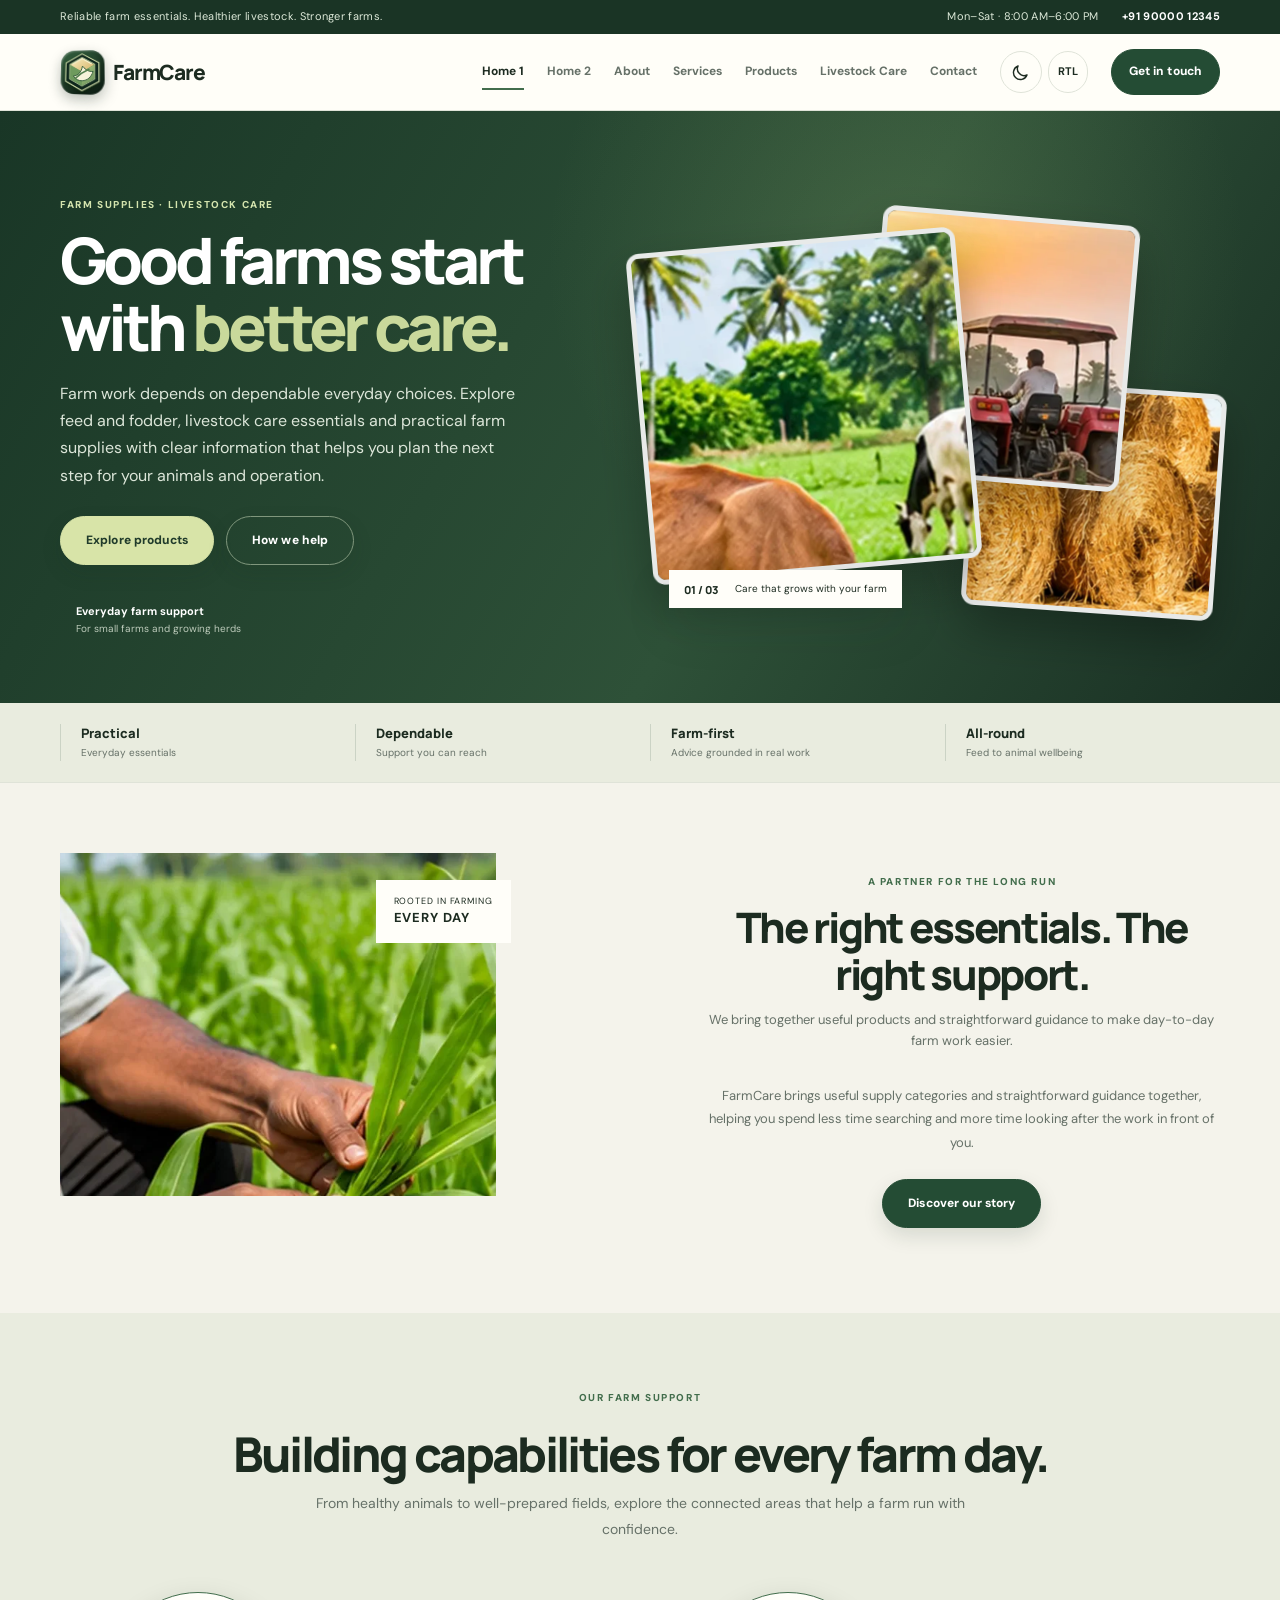
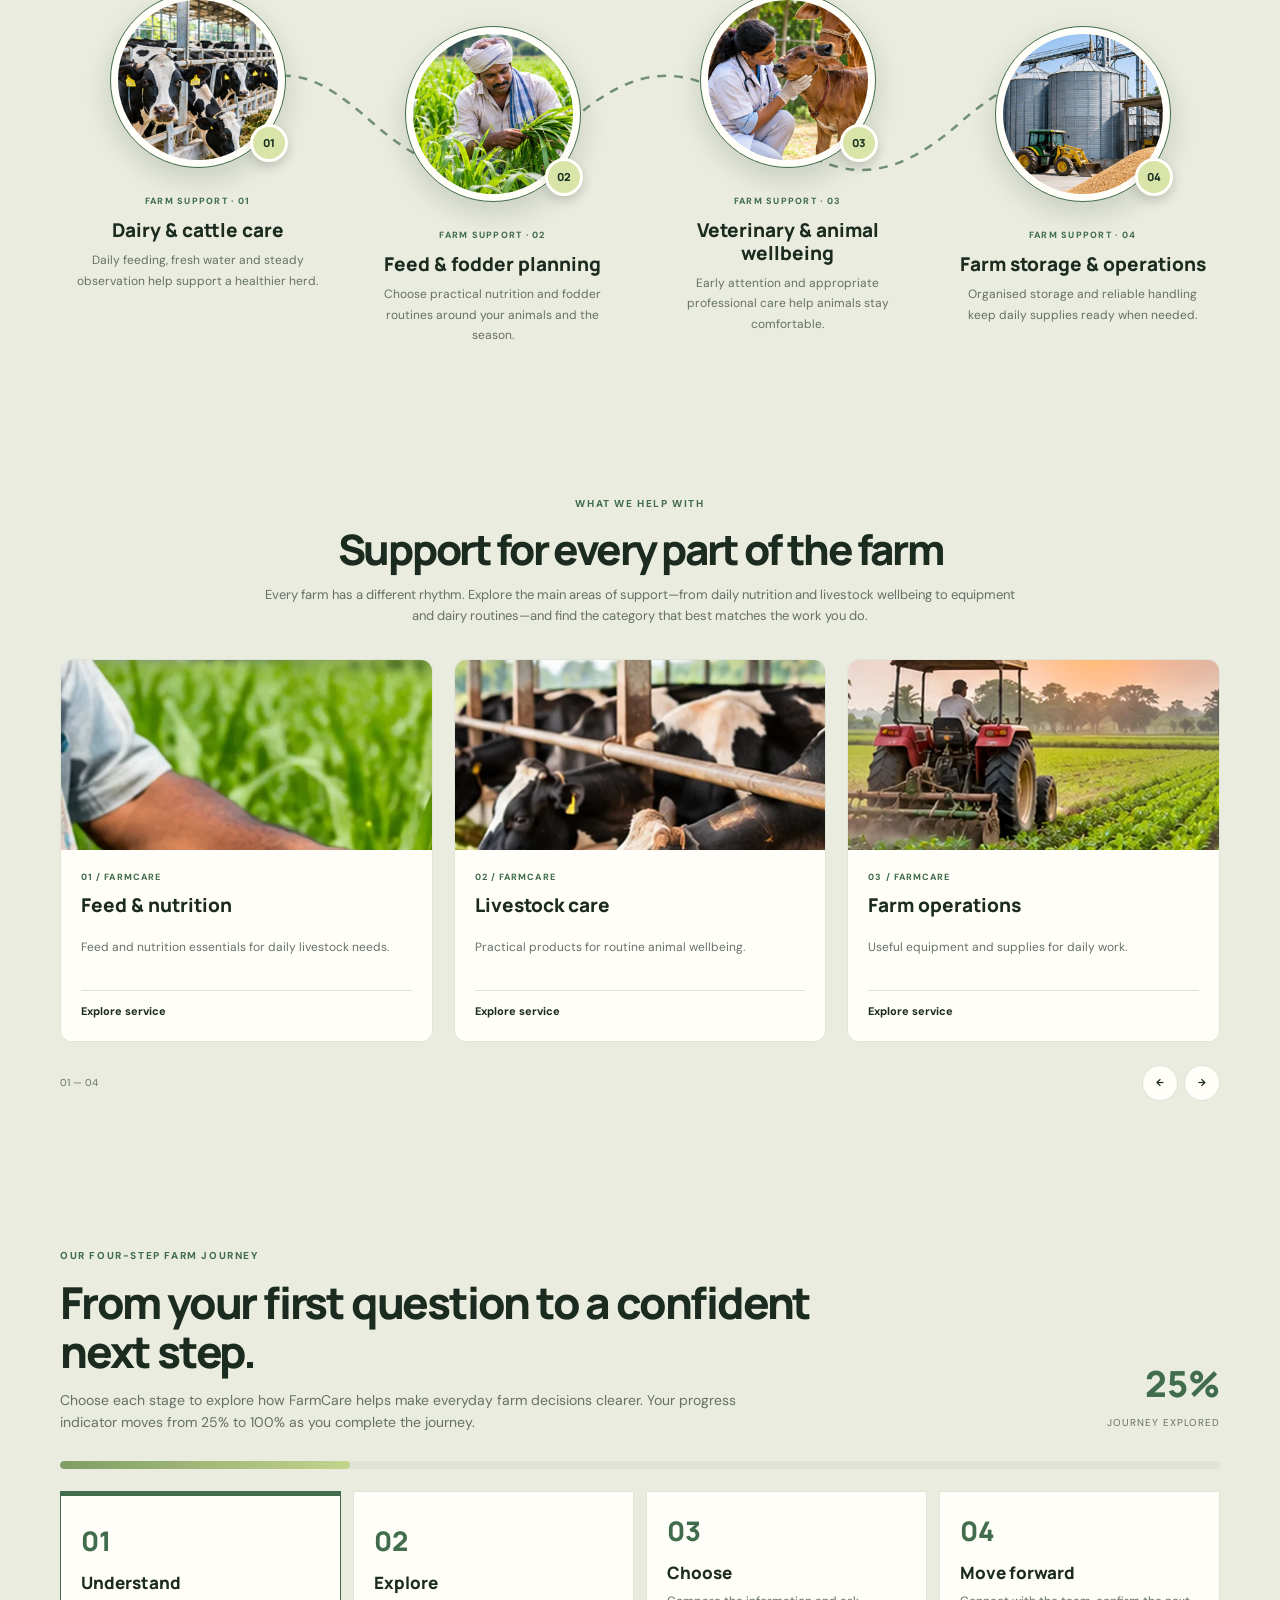
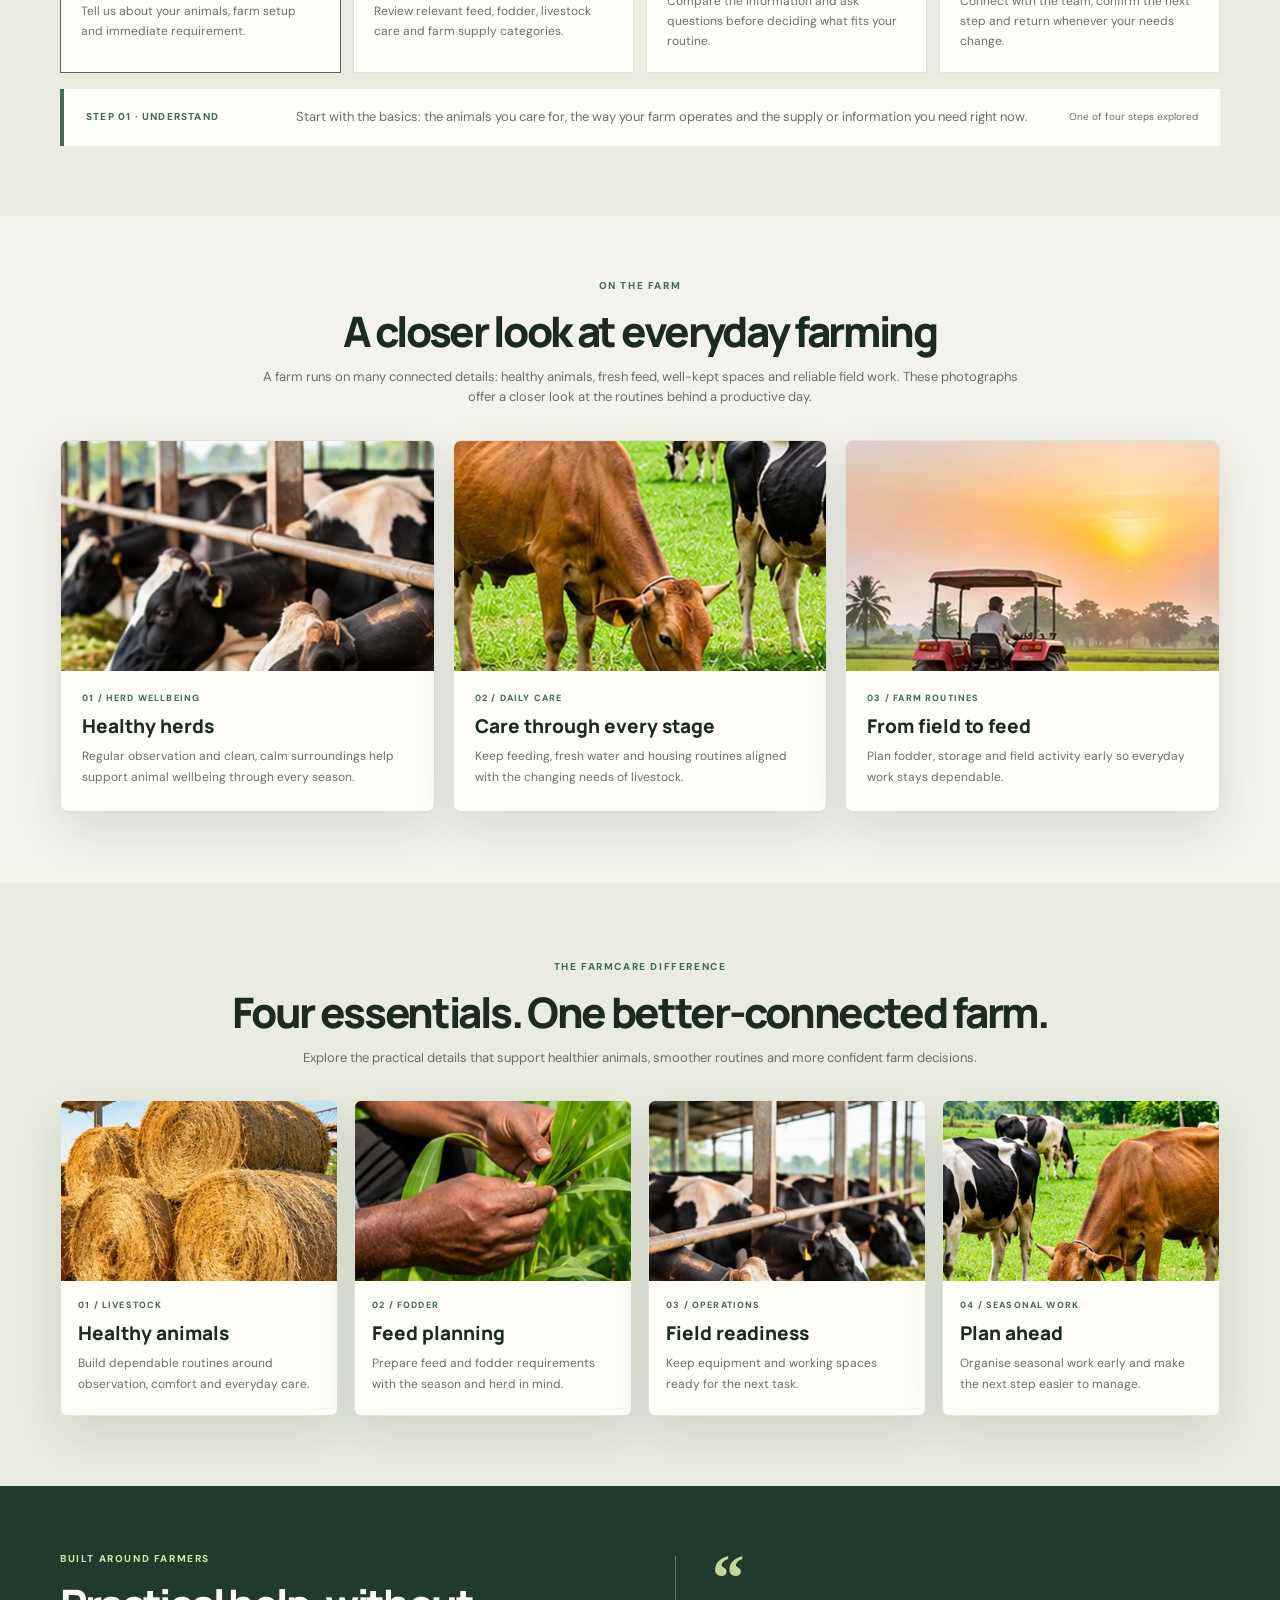
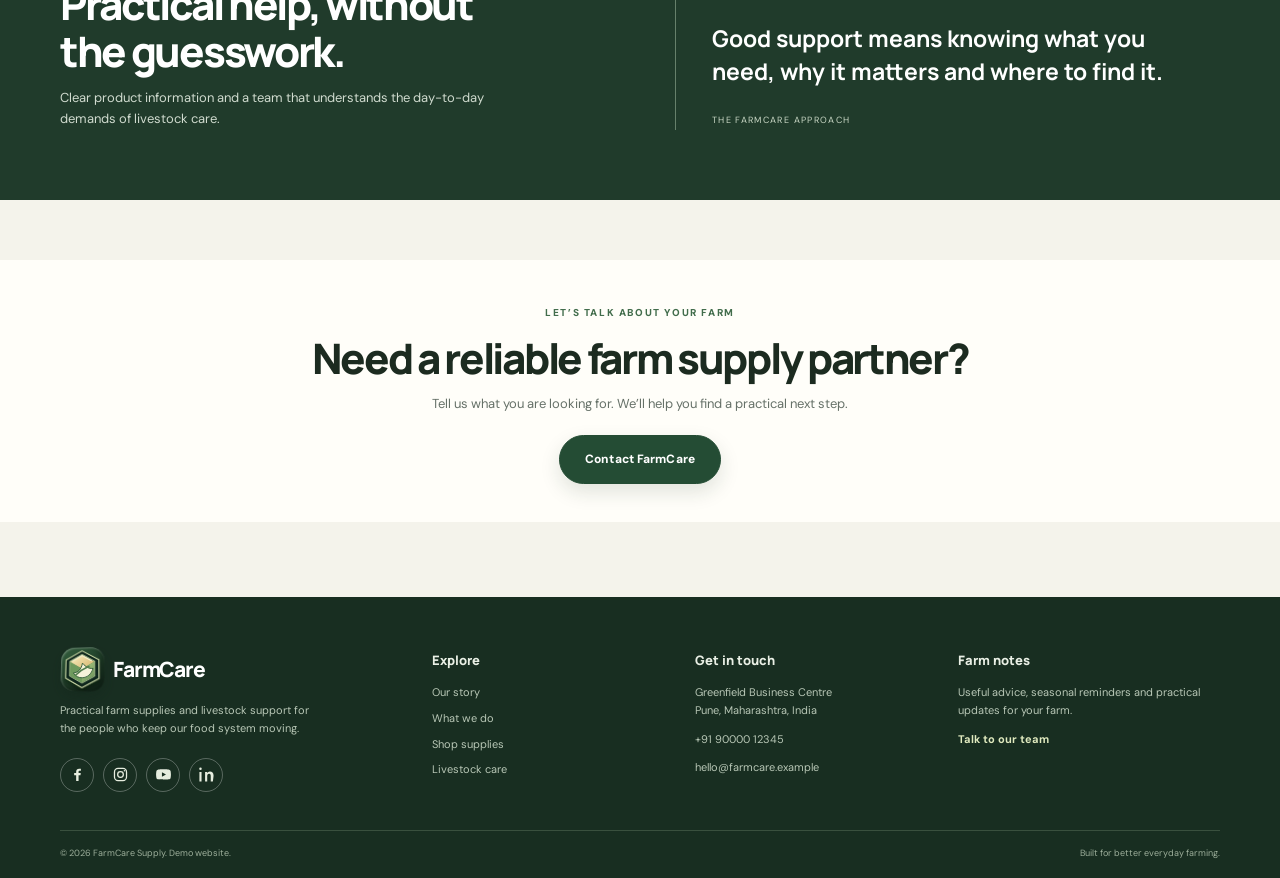
<file: index.html>
<!DOCTYPE html>

<html dir="ltr" lang="en"><head><meta charset="utf-8"/><meta content="width=device-width,initial-scale=1" name="viewport"/><meta content="#f5f3e9" name="theme-color"/><meta content="FarmCare Supply — practical farm essentials and livestock care." name="description"/><title>Home 1 | FarmCare Supply</title><link href="assets/favicon.svg" rel="icon"/><link href="https://fonts.googleapis.com" rel="preconnect"/><link crossorigin="" href="https://fonts.gstatic.com" rel="preconnect"/><link href="https://fonts.googleapis.com/css2?family=DM+Sans:wght@400;500;600;700&amp;family=Manrope:wght@400;500;600;700;800&amp;display=swap" rel="stylesheet"/><link href="assets/style.css" rel="stylesheet"/></head><body data-page="index"><div class="topline"><div class="wrap top-inner"><span>Reliable farm essentials. Healthier livestock. Stronger farms.</span><span>Mon–Sat · 8:00 AM–6:00 PM <b>+91 90000 12345</b></span></div></div><header class="site-header"><div class="wrap nav-wrap"><a aria-label="FarmCare home" class="brand" href="index.html"><span class="brand-mark"><svg aria-hidden="true" viewbox="0 0 48 48" xmlns="http://www.w3.org/2000/svg">
<defs>
<lineargradient gradientunits="userSpaceOnUse" id="fcFace" x1="5" x2="43" y1="4" y2="45"><stop stop-color="#e9f2c5"></stop><stop offset=".42" stop-color="#a9c77f"></stop><stop offset="1" stop-color="#527e4d"></stop></lineargradient>
<lineargradient gradientunits="userSpaceOnUse" id="fcSide" x1="7" x2="40" y1="8" y2="42"><stop stop-color="#8db16e"></stop><stop offset="1" stop-color="#244c34"></stop></lineargradient>
<lineargradient gradientunits="userSpaceOnUse" id="fcGold" x1="9" x2="37" y1="5" y2="40"><stop stop-color="#fff6c9"></stop><stop offset="1" stop-color="#c49a48"></stop></lineargradient>
<filter height="170%" id="fcShadow" width="160%" x="-30%" y="-30%"><fedropshadow dx="0" dy="3" flood-color="#07140c" flood-opacity=".42" stddeviation="2"></fedropshadow></filter>
</defs>
<path d="M24 3 43 13.5v21L24 45 5 34.5v-21L24 3Z" fill="#10251a" filter="url(#fcShadow)" stroke="#d3e2ad" stroke-width="1.2"></path>
<path d="M24 7 38.5 15v17L24 40 9.5 32V15L24 7Z" fill="url(#fcSide)" stroke="#d7e7b4" stroke-opacity=".75"></path>
<path d="M24 8 38 15.7 24 23.6 10 15.7 24 8Z" fill="url(#fcGold)"></path>
<path d="M24 23.6 38 15.7v16.1L24 39.8V23.6Z" fill="url(#fcFace)"></path>
<path d="M24 23.6 10 15.7v16.1l14 8V23.6Z" fill="#6e9a5d"></path>
<path d="M14 28.5c5.8-.3 9.1-4.1 10.5-11.2 4.2 4.7 7.1 6.3 12.1 6.1-2.1 6.5-6.3 10.3-12.4 10.6-4.1.2-7.4-1.7-10.2-5.5Z" fill="#f5f2d9" stroke="#315c39" stroke-width="1.1"></path>
<path d="M16.3 31.4c4.2-4.3 8.5-7.5 15.6-10.6" fill="none" stroke="#527e4d" stroke-linecap="round" stroke-width="1.8"></path>
<path d="M13 14.7 24 8.5l10.7 6" fill="none" stroke="#fff8dc" stroke-linecap="round" stroke-opacity=".85" stroke-width="1.2"></path>
</svg></span><span class="brand-name">FarmCare</span></a><button aria-expanded="false" aria-label="Open navigation" class="menu-toggle"><span></span><span></span></button><nav class="main-nav"><a data-page="index" href="index.html">Home 1</a><a data-page="home-2" href="home-2.html">Home 2</a><a data-page="about" href="about.html">About</a><a data-page="services" href="services.html">Services</a><a data-page="products" href="products.html">Products</a><a data-page="livestock-care" href="livestock-care.html">Livestock Care</a><a data-page="contact" href="contact.html">Contact</a><div class="nav-tools"><button aria-label="Switch to dark theme" class="tool-btn theme-toggle" id="themeToggle" type="button"><svg class="theme-icon" viewBox="0 0 24 24" aria-hidden="true"><circle cx="12" cy="12" r="4"></circle><path d="M12 2v2M12 20v2M4.93 4.93l1.42 1.42m11.3 11.3 1.42 1.42M2 12h2m16 0h2M4.93 19.07l1.42-1.42m11.3-11.3 1.42-1.42"></path></svg></button><button aria-label="Toggle text direction" class="tool-btn" id="rtlToggle">RTL</button></div><a class="nav-cta" href="contact.html">Get in touch </a></nav></div></header><main><section class="hero hero-slide"><div class="wrap hero-grid"><div class="hero-copy"><span class="eyebrow eyebrow-light">FARM SUPPLIES · LIVESTOCK CARE</span><h1>Good farms start with <em>better care.</em></h1><p>Farm work depends on dependable everyday choices. Explore feed and fodder, livestock care essentials and practical farm supplies with clear information that helps you plan the next step for your animals and operation.</p><div class="hero-actions"><a class="btn" href="products.html">Explore products </a><a class="btn btn-outline" href="services.html">How we help </a></div><div class="hero-proof"><div class="proof-avatars"></div><span><strong>Everyday farm support</strong><small>For small farms and growing herds</small></span></div></div><div class="slide-visual"><div class="slide-frame frame-a"><img alt="Dairy cattle in a clean open farm barn" class="" decoding="async" fetchpriority="high" loading="eager" referrerpolicy="no-referrer" src="assets/index-photo-01.webp"/></div><div class="slide-frame frame-b"><img alt="Farmer holding fresh green fodder beside cattle" class="" decoding="async" fetchpriority="high" loading="eager" referrerpolicy="no-referrer" src="assets/index-photo-02.webp"/></div><div class="slide-frame frame-c"><img alt="Tractor collecting hay in a farm field" class="" decoding="async" fetchpriority="high" loading="eager" referrerpolicy="no-referrer" src="assets/index-photo-03.webp"/></div><div class="image-note"><b>01 / 03</b><span>Care that grows with your farm</span></div></div></div></section><div class="trust-strip"><div class="wrap trust-grid"><div><strong>Practical</strong><span>Everyday essentials</span></div><div><strong>Dependable</strong><span>Support you can reach</span></div><div><strong>Farm-first</strong><span>Advice grounded in real work</span></div><div><strong>All-round</strong><span>Feed to animal wellbeing</span></div></div></div><section class="section story-section"><div class="wrap story-grid"><div class="story-photos"><div class="story-main"><img alt="Farmer caring for young calves in a rural farm" class="" decoding="async" fetchpriority="auto" loading="lazy" referrerpolicy="no-referrer" src="assets/index-photo-04.webp"/></div><span class="photo-stamp">ROOTED IN FARMING<br/><b>EVERY DAY</b></span></div><div class="story-copy"><div class="section-head"><span class="eyebrow">A PARTNER FOR THE LONG RUN</span><h2>The right essentials. The right support.</h2><p>We bring together useful products and straightforward guidance to make day-to-day farm work easier.</p></div><p>FarmCare brings useful supply categories and straightforward guidance together, helping you spend less time searching and more time looking after the work in front of you.</p><a class="btn" href="about.html">Discover our story </a></div></div></section><section class="section home1-capabilities-section" aria-labelledby="home1-capabilities-title">
  <div class="wrap">
    <div class="capabilities-heading">
      <span class="eyebrow">OUR FARM SUPPORT</span>
      <h2 id="home1-capabilities-title">Building capabilities for every farm day.</h2>
      <p>From healthy animals to well-prepared fields, explore the connected areas that help a farm run with confidence.</p>
    </div>
    <div class="capability-flow">
      <svg class="capability-connector" viewBox="0 0 1200 180" preserveAspectRatio="none" aria-hidden="true"><path d="M80 88 C190 10 220 10 300 88 S440 166 520 88 S660 10 740 88 S880 166 960 88 S1100 10 1120 88"/></svg>
      <article class="capability-node capability-node-1">
      <div class="capability-photo"><img src="assets/home-capability-01.webp" alt="Dairy & cattle care" loading="lazy" decoding="async"><span>01</span></div>
      <div class="capability-copy"><small>FARM SUPPORT · 01</small><h3>Dairy & cattle care</h3><p>Daily feeding, fresh water and steady observation help support a healthier herd.</p></div>
    </article>
<article class="capability-node capability-node-2">
      <div class="capability-photo"><img src="assets/home-capability-02.webp" alt="Feed & fodder planning" loading="lazy" decoding="async"><span>02</span></div>
      <div class="capability-copy"><small>FARM SUPPORT · 02</small><h3>Feed & fodder planning</h3><p>Choose practical nutrition and fodder routines around your animals and the season.</p></div>
    </article>
<article class="capability-node capability-node-3">
      <div class="capability-photo"><img src="assets/home-capability-03.webp" alt="Veterinary & animal wellbeing" loading="lazy" decoding="async"><span>03</span></div>
      <div class="capability-copy"><small>FARM SUPPORT · 03</small><h3>Veterinary & animal wellbeing</h3><p>Early attention and appropriate professional care help animals stay comfortable.</p></div>
    </article>
<article class="capability-node capability-node-4">
      <div class="capability-photo"><img src="assets/home-capability-04.webp" alt="Farm storage & operations" loading="lazy" decoding="async"><span>04</span></div>
      <div class="capability-copy"><small>FARM SUPPORT · 04</small><h3>Farm storage & operations</h3><p>Organised storage and reliable handling keep daily supplies ready when needed.</p></div>
    </article>
    </div>
  </div>
</section><section class="section services-section"><div class="wrap"><div class="section-head"><span class="eyebrow">WHAT WE HELP WITH</span><h2>Support for every part of the farm</h2><p>Every farm has a different rhythm. Explore the main areas of support—from daily nutrition and livestock wellbeing to equipment and dairy routines—and find the category that best matches the work you do.</p></div><div class="service-slider" data-slider=""><div class="service-track"><article class="service-card"><img alt="Fresh fodder and nutrition supplies" loading="lazy" decoding="async" src="assets/services-photo-01.webp"/><div class="service-card-body"><span class="card-index">01 / FARMCARE</span><h3>Feed &amp; nutrition</h3><p>Feed and nutrition essentials for daily livestock needs.</p><a href="services.html">Explore service </a></div></article><article class="service-card"><img alt="Dairy cattle receiving daily care" loading="lazy" decoding="async" src="assets/services-photo-02.webp"/><div class="service-card-body"><span class="card-index">02 / FARMCARE</span><h3>Livestock care</h3><p>Practical products for routine animal wellbeing.</p><a href="services.html">Explore service </a></div></article><article class="service-card"><img alt="Tractor preparing a farm field" loading="lazy" decoding="async" src="assets/services-photo-03.webp"/><div class="service-card-body"><span class="card-index">03 / FARMCARE</span><h3>Farm operations</h3><p>Useful equipment and supplies for daily work.</p><a href="services.html">Explore service </a></div></article><article class="service-card"><img alt="Poultry in a clean farm shed" loading="lazy" decoding="async" src="assets/services-photo-04.webp"/><div class="service-card-body"><span class="card-index">04 / FARMCARE</span><h3>Dairy essentials</h3><p>Support for cleaner, smoother dairy routines.</p><a href="services.html">Explore service </a></div></article></div><div class="slider-controls"><span>01 — 04</span><div><button aria-label="Previous services" data-prev="">←</button><button aria-label="Next services" data-next="">→</button></div></div></div></div></section><section aria-labelledby="farm-journey-title" class="section journey-progress-section">
<div class="wrap">
<div class="journey-progress-head"><div><span class="eyebrow">OUR FOUR-STEP FARM JOURNEY</span><h2 id="farm-journey-title">From your first question to a confident next step.</h2><p>Choose each stage to explore how FarmCare helps make everyday farm decisions clearer. Your progress indicator moves from 25% to 100% as you complete the journey.</p></div><div class="journey-completion"><strong data-progress-number="">25%</strong><span>Journey explored</span></div></div>
<div aria-label="Journey progress" class="journey-progress-track"><span data-progress-fill="" style="width:25%"></span></div>
<div class="journey-steps" data-journey-steps="">
<button aria-pressed="true" class="journey-step active" data-journey-step="0" type="button"><b>01</b><span>Understand</span><small>Tell us about your animals, farm setup and immediate requirement.</small></button>
<button aria-pressed="false" class="journey-step" data-journey-step="1" type="button"><b>02</b><span>Explore</span><small>Review relevant feed, fodder, livestock care and farm supply categories.</small></button>
<button aria-pressed="false" class="journey-step" data-journey-step="2" type="button"><b>03</b><span>Choose</span><small>Compare the information and ask questions before deciding what fits your routine.</small></button>
<button aria-pressed="false" class="journey-step" data-journey-step="3" type="button"><b>04</b><span>Move forward</span><small>Connect with the team, confirm the next step and return whenever your needs change.</small></button>
</div>
<div aria-live="polite" class="journey-step-detail"><span data-journey-label="">STEP 01 · UNDERSTAND</span><p data-journey-description="">Start with the basics: the animals you care for, the way your farm operates and the supply or information you need right now.</p><span class="journey-complete-note" data-journey-note="">One of four steps explored</span></div>
</div>
</section><section class="section gallery-section"><div class="wrap"><div class="section-head"><span class="eyebrow">ON THE FARM</span><h2>A closer look at everyday farming</h2><p>A farm runs on many connected details: healthy animals, fresh feed, well-kept spaces and reliable field work. These photographs offer a closer look at the routines behind a productive day.</p></div><div class="photo-collage home1-image-cards">
<article class="home1-image-card"><img src="assets/index-photo-05.webp" alt="Healthy dairy cattle standing together in a pasture" loading="lazy" decoding="async"><div><small>01 / HERD WELLBEING</small><h3>Healthy herds</h3><p>Regular observation and clean, calm surroundings help support animal wellbeing through every season.</p></div></article>
<article class="home1-image-card"><img src="assets/index-photo-06.webp" alt="A herd of cattle grazing in a green field" loading="lazy" decoding="async"><div><small>02 / DAILY CARE</small><h3>Care through every stage</h3><p>Keep feeding, fresh water and housing routines aligned with the changing needs of livestock.</p></div></article>
<article class="home1-image-card"><img src="assets/index-photo-07.webp" alt="A cow grazing on fresh grass in a sunny field" loading="lazy" decoding="async"><div><small>03 / FARM ROUTINES</small><h3>From field to feed</h3><p>Plan fodder, storage and field activity early so everyday work stays dependable.</p></div></article>
</div></div></section><section class="section home1-four-card-section">
<div class="wrap">
<div class="section-head"><span class="eyebrow">THE FARMCARE DIFFERENCE</span><h2>Four essentials. One better-connected farm.</h2><p>Explore the practical details that support healthier animals, smoother routines and more confident farm decisions.</p></div>
<div class="four-photo-grid home1-four-grid">
<article><img src="assets/index-photo-08.webp" alt="Cows grazing in a scenic pasture" loading="lazy"><div><span>01 / LIVESTOCK</span><h3>Healthy animals</h3><p>Build dependable routines around observation, comfort and everyday care.</p></div></article>
<article><img src="assets/index-photo-09.webp" alt="Farmers loading hay bales onto a tractor" loading="lazy"><div><span>02 / FODDER</span><h3>Feed planning</h3><p>Prepare feed and fodder requirements with the season and herd in mind.</p></div></article>
<article><img src="assets/index-photo-10.webp" alt="Tractor and machinery working in a green field" loading="lazy"><div><span>03 / OPERATIONS</span><h3>Field readiness</h3><p>Keep equipment and working spaces ready for the next task.</p></div></article>
<article><img src="assets/index-photo-11.webp" alt="Farm workers collecting straw bales after harvest" loading="lazy"><div><span>04 / SEASONAL WORK</span><h3>Plan ahead</h3><p>Organise seasonal work early and make the next step easier to manage.</p></div></article>
</div></div></section>
<section class="testimonial-band"><div class="wrap testimonial-grid"><div><span class="eyebrow eyebrow-light">BUILT AROUND FARMERS</span><h2>Practical help, without the guesswork.</h2><p>Clear product information and a team that understands the day-to-day demands of livestock care.</p></div><div class="testimonial-quote"><span class="quote-mark">“</span><blockquote>Good support means knowing what you need, why it matters and where to find it.</blockquote><span class="quote-caption">THE FARMCARE APPROACH</span></div></div></section><section class="section final-cta"><div class="wrap cta-panel"><div><span class="eyebrow">LET’S TALK ABOUT YOUR FARM</span><h2>Need a reliable farm supply partner?</h2><p>Tell us what you are looking for. We’ll help you find a practical next step.</p><a class="btn" href="contact.html">Contact FarmCare </a></div></div></section></main><footer class="footer"><div class="wrap footer-main">
<div class="footer-brand"><a aria-label="FarmCare home" class="brand" href="index.html"><span class="brand-mark"><svg aria-hidden="true" viewbox="0 0 48 48" xmlns="http://www.w3.org/2000/svg">
<defs>
<lineargradient gradientunits="userSpaceOnUse" id="fcFace" x1="5" x2="43" y1="4" y2="45"><stop stop-color="#e9f2c5"></stop><stop offset=".42" stop-color="#a9c77f"></stop><stop offset="1" stop-color="#527e4d"></stop></lineargradient>
<lineargradient gradientunits="userSpaceOnUse" id="fcSide" x1="7" x2="40" y1="8" y2="42"><stop stop-color="#8db16e"></stop><stop offset="1" stop-color="#244c34"></stop></lineargradient>
<lineargradient gradientunits="userSpaceOnUse" id="fcGold" x1="9" x2="37" y1="5" y2="40"><stop stop-color="#fff6c9"></stop><stop offset="1" stop-color="#c49a48"></stop></lineargradient>
<filter height="170%" id="fcShadow" width="160%" x="-30%" y="-30%"><fedropshadow dx="0" dy="3" flood-color="#07140c" flood-opacity=".42" stddeviation="2"></fedropshadow></filter>
</defs>
<path d="M24 3 43 13.5v21L24 45 5 34.5v-21L24 3Z" fill="#10251a" filter="url(#fcShadow)" stroke="#d3e2ad" stroke-width="1.2"></path>
<path d="M24 7 38.5 15v17L24 40 9.5 32V15L24 7Z" fill="url(#fcSide)" stroke="#d7e7b4" stroke-opacity=".75"></path>
<path d="M24 8 38 15.7 24 23.6 10 15.7 24 8Z" fill="url(#fcGold)"></path>
<path d="M24 23.6 38 15.7v16.1L24 39.8V23.6Z" fill="url(#fcFace)"></path>
<path d="M24 23.6 10 15.7v16.1l14 8V23.6Z" fill="#6e9a5d"></path>
<path d="M14 28.5c5.8-.3 9.1-4.1 10.5-11.2 4.2 4.7 7.1 6.3 12.1 6.1-2.1 6.5-6.3 10.3-12.4 10.6-4.1.2-7.4-1.7-10.2-5.5Z" fill="#f5f2d9" stroke="#315c39" stroke-width="1.1"></path>
<path d="M16.3 31.4c4.2-4.3 8.5-7.5 15.6-10.6" fill="none" stroke="#527e4d" stroke-linecap="round" stroke-width="1.8"></path>
<path d="M13 14.7 24 8.5l10.7 6" fill="none" stroke="#fff8dc" stroke-linecap="round" stroke-opacity=".85" stroke-width="1.2"></path>
</svg></span><span class="brand-name">FarmCare</span></a><p>Practical farm supplies and livestock support for the people who keep our food system moving.</p><div aria-label="Social media links" class="footer-social"><a aria-label="Facebook" href="https://www.facebook.com/" rel="noopener" target="_blank"><svg aria-hidden="true" viewbox="0 0 24 24"><path d="M13.5 21v-8h2.7l.4-3h-3.1V8.1c0-.9.3-1.5 1.6-1.5h1.7V3.9c-.3 0-1.3-.1-2.5-.1-2.5 0-4.2 1.5-4.2 4.3V10H7.3v3h2.8v8z" fill="currentColor"></path></svg></a><a aria-label="Instagram" href="https://www.instagram.com/" rel="noopener" target="_blank"><svg aria-hidden="true" viewbox="0 0 24 24"><rect fill="none" height="17" rx="5" stroke="currentColor" stroke-width="1.8" width="17" x="3.5" y="3.5"></rect><circle cx="12" cy="12" fill="none" r="4" stroke="currentColor" stroke-width="1.8"></circle><circle cx="17.6" cy="6.7" fill="currentColor" r="1.1"></circle></svg></a><a aria-label="YouTube" href="https://www.youtube.com/" rel="noopener" target="_blank"><svg aria-hidden="true" viewbox="0 0 24 24"><path d="M22 7.2a2.8 2.8 0 0 0-2-2C18.2 4.7 12 4.7 12 4.7s-6.2 0-8 .5a2.8 2.8 0 0 0-2 2A29 29 0 0 0 1.5 12 29 29 0 0 0 2 16.8a2.8 2.8 0 0 0 2 2c1.8.5 8 .5 8 .5s6.2 0 8-.5a2.8 2.8 0 0 0 2-2 29 29 0 0 0 .5-4.8 29 29 0 0 0-.5-4.8ZM9.8 15.3V8.7l5.7 3.3z" fill="currentColor"></path></svg></a><a aria-label="LinkedIn" href="https://www.linkedin.com/" rel="noopener" target="_blank"><svg aria-hidden="true" viewbox="0 0 24 24"><path d="M5 8.5H2V22h3zM3.5 2A1.8 1.8 0 1 0 3.5 5.6 1.8 1.8 0 0 0 3.5 2ZM22 13.7c0-4.1-2.2-6-5.1-6a4.4 4.4 0 0 0-4 2.2V8.5H10V22h3v-7.2c0-1.9.4-3.7 2.7-3.7s2.3 2.1 2.3 3.8V22h3z" fill="currentColor"></path></svg></a></div></div>
<div><h4>Explore</h4><a href="about.html">Our story</a><a href="services.html">What we do</a><a href="products.html">Shop supplies</a><a href="livestock-care.html">Livestock care</a></div>
<div><h4>Get in touch</h4><p>Greenfield Business Centre<br/>Pune, Maharashtra, India</p><p><a href="tel:+919000012345">+91 90000 12345</a></p><p><a href="mailto:hello@farmcare.example">hello@farmcare.example</a></p></div>
<div><h4>Farm notes</h4><p>Useful advice, seasonal reminders and practical updates for your farm.</p><a class="footer-link" href="contact.html">Talk to our team </a></div>
</div><div class="wrap footer-bottom"><span>© 2026 FarmCare Supply. Demo website.</span><span>Built for better everyday farming.</span></div></footer><div aria-hidden="true" class="lightbox" id="lightbox"><button aria-label="Close image" class="lightbox-close">×</button><img alt="Expanded farm photograph"/></div><button aria-label="Back to top" class="back-to-top" title="Back to top" type="button">↑</button><script src="assets/app.js"></script></body></html>
</file>
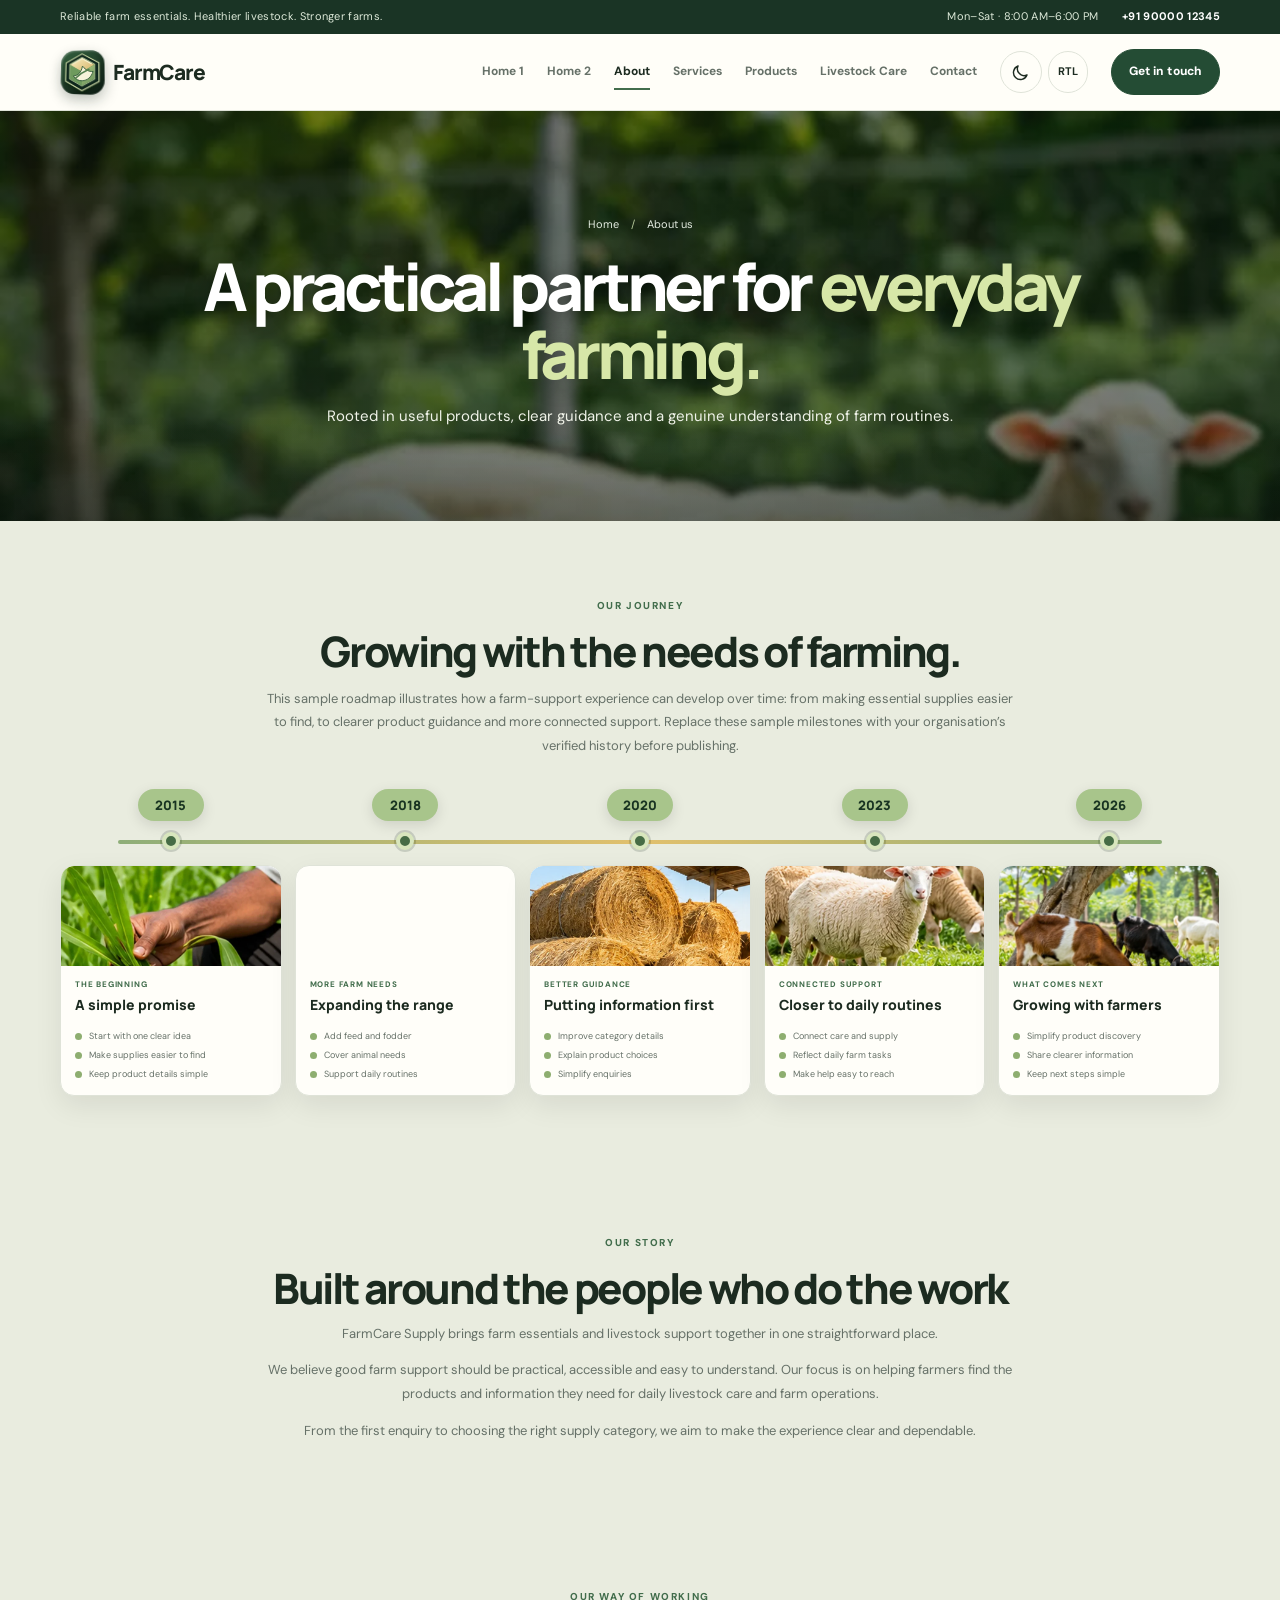
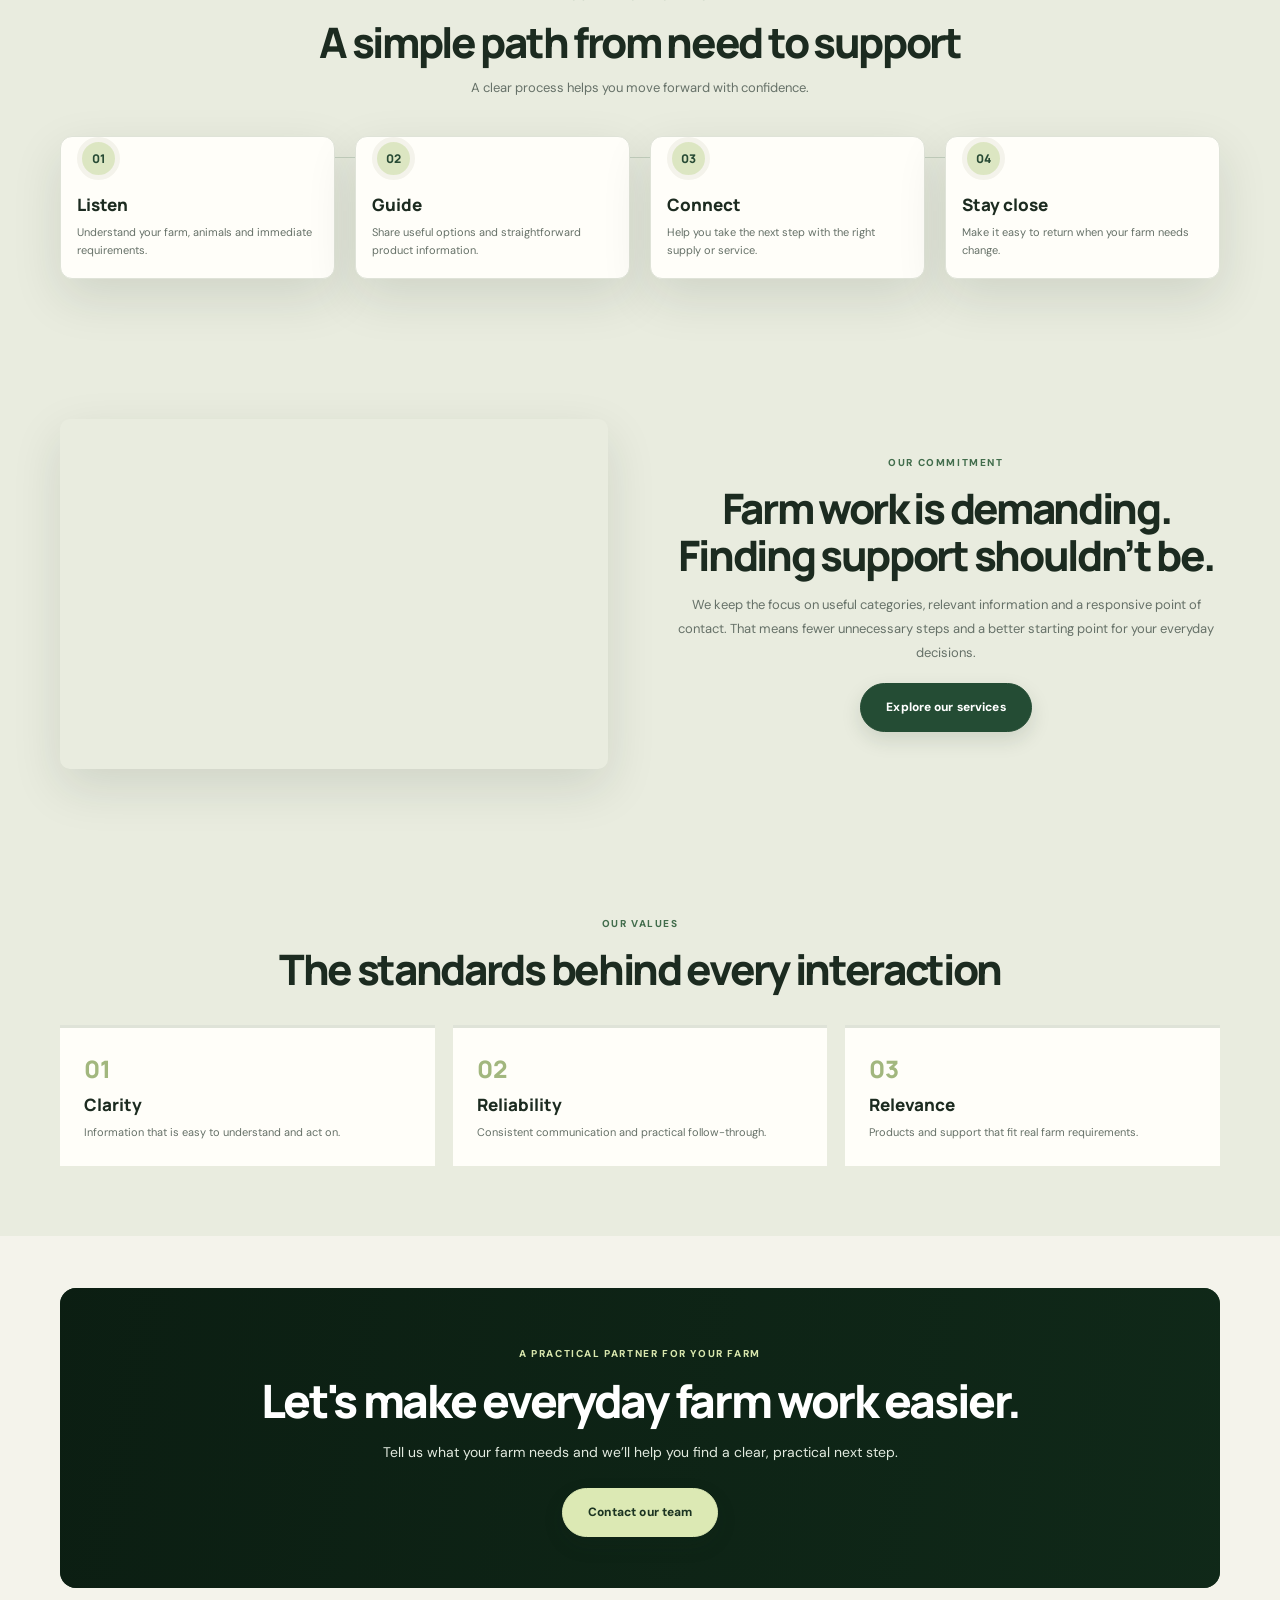
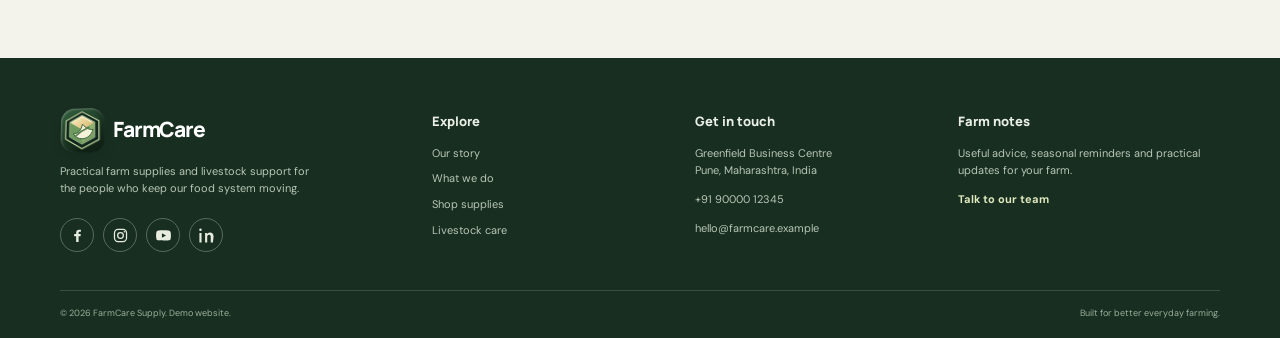
<file: about.html>
<!DOCTYPE html>

<html dir="ltr" lang="en"><head><meta charset="utf-8"/><meta content="width=device-width,initial-scale=1" name="viewport"/><meta content="#f5f3e9" name="theme-color"/><meta content="FarmCare Supply — practical farm essentials and livestock care." name="description"/><title>About | FarmCare Supply</title><link href="assets/favicon.svg" rel="icon"/><link href="https://fonts.googleapis.com" rel="preconnect"/><link crossorigin="" href="https://fonts.gstatic.com" rel="preconnect"/><link href="https://fonts.googleapis.com/css2?family=DM+Sans:wght@400;500;600;700&amp;family=Manrope:wght@400;500;600;700;800&amp;display=swap" rel="stylesheet"/><link href="assets/style.css" rel="stylesheet"/></head><body data-page="about"><div class="topline"><div class="wrap top-inner"><span>Reliable farm essentials. Healthier livestock. Stronger farms.</span><span>Mon–Sat · 8:00 AM–6:00 PM <b>+91 90000 12345</b></span></div></div><header class="site-header"><div class="wrap nav-wrap"><a aria-label="FarmCare home" class="brand" href="index.html"><span class="brand-mark"><svg aria-hidden="true" viewbox="0 0 48 48" xmlns="http://www.w3.org/2000/svg">
<defs>
<lineargradient gradientunits="userSpaceOnUse" id="fcFace" x1="5" x2="43" y1="4" y2="45"><stop stop-color="#e9f2c5"></stop><stop offset=".42" stop-color="#a9c77f"></stop><stop offset="1" stop-color="#527e4d"></stop></lineargradient>
<lineargradient gradientunits="userSpaceOnUse" id="fcSide" x1="7" x2="40" y1="8" y2="42"><stop stop-color="#8db16e"></stop><stop offset="1" stop-color="#244c34"></stop></lineargradient>
<lineargradient gradientunits="userSpaceOnUse" id="fcGold" x1="9" x2="37" y1="5" y2="40"><stop stop-color="#fff6c9"></stop><stop offset="1" stop-color="#c49a48"></stop></lineargradient>
<filter height="170%" id="fcShadow" width="160%" x="-30%" y="-30%"><fedropshadow dx="0" dy="3" flood-color="#07140c" flood-opacity=".42" stddeviation="2"></fedropshadow></filter>
</defs>
<path d="M24 3 43 13.5v21L24 45 5 34.5v-21L24 3Z" fill="#10251a" filter="url(#fcShadow)" stroke="#d3e2ad" stroke-width="1.2"></path>
<path d="M24 7 38.5 15v17L24 40 9.5 32V15L24 7Z" fill="url(#fcSide)" stroke="#d7e7b4" stroke-opacity=".75"></path>
<path d="M24 8 38 15.7 24 23.6 10 15.7 24 8Z" fill="url(#fcGold)"></path>
<path d="M24 23.6 38 15.7v16.1L24 39.8V23.6Z" fill="url(#fcFace)"></path>
<path d="M24 23.6 10 15.7v16.1l14 8V23.6Z" fill="#6e9a5d"></path>
<path d="M14 28.5c5.8-.3 9.1-4.1 10.5-11.2 4.2 4.7 7.1 6.3 12.1 6.1-2.1 6.5-6.3 10.3-12.4 10.6-4.1.2-7.4-1.7-10.2-5.5Z" fill="#f5f2d9" stroke="#315c39" stroke-width="1.1"></path>
<path d="M16.3 31.4c4.2-4.3 8.5-7.5 15.6-10.6" fill="none" stroke="#527e4d" stroke-linecap="round" stroke-width="1.8"></path>
<path d="M13 14.7 24 8.5l10.7 6" fill="none" stroke="#fff8dc" stroke-linecap="round" stroke-opacity=".85" stroke-width="1.2"></path>
</svg></span><span class="brand-name">FarmCare</span></a><button aria-expanded="false" aria-label="Open navigation" class="menu-toggle"><span></span><span></span></button><nav class="main-nav"><a data-page="index" href="index.html">Home 1</a><a data-page="home-2" href="home-2.html">Home 2</a><a data-page="about" href="about.html">About</a><a data-page="services" href="services.html">Services</a><a data-page="products" href="products.html">Products</a><a data-page="livestock-care" href="livestock-care.html">Livestock Care</a><a data-page="contact" href="contact.html">Contact</a><div class="nav-tools"><button aria-label="Switch to dark theme" class="tool-btn theme-toggle" id="themeToggle" type="button"><svg class="theme-icon" viewBox="0 0 24 24" aria-hidden="true"><circle cx="12" cy="12" r="4"></circle><path d="M12 2v2M12 20v2M4.93 4.93l1.42 1.42m11.3 11.3 1.42 1.42M2 12h2m16 0h2M4.93 19.07l1.42-1.42m11.3-11.3 1.42-1.42"></path></svg></button><button aria-label="Toggle text direction" class="tool-btn" id="rtlToggle">RTL</button></div><a class="nav-cta" href="contact.html">Get in touch </a></nav></div></header><main><section class="inner-hero"><img alt="" aria-hidden="true" class="inner-hero-photo" data-fallback="assets/about-photo-01.webp" decoding="async" fetchpriority="high" loading="eager" onerror="this.onerror=null;this.src=this.dataset.fallback;" src="https://images.unsplash.com/photo-1662815094316-917f52876324?auto=format&amp;fit=crop&amp;w=2560&amp;q=88"/><div class="wrap inner-hero-content"><div class="crumb">Home <span>/</span> About us</div><h1>A practical partner for <em>everyday farming.</em></h1><p>Rooted in useful products, clear guidance and a genuine understanding of farm routines.</p></div></section><section class="section roadmap-section">
<div class="wrap"><div class="section-head"><span class="eyebrow">OUR JOURNEY</span><h2>Growing with the needs of farming.</h2><p>This sample roadmap illustrates how a farm-support experience can develop over time: from making essential supplies easier to find, to clearer product guidance and more connected support. Replace these sample milestones with your organisation’s verified history before publishing.</p></div>
<div class="roadmap-journey">
<div aria-hidden="true" class="roadmap-line"></div>
<article class="roadmap-stop stop-2015"><span class="road-year">2015</span><div class="road-dot"></div><div class="road-card"><figure class="road-image"><img alt="Farm worker stacking hay in a storage barn" decoding="async" fetchpriority="auto" loading="lazy" referrerpolicy="no-referrer" src="assets/about-photo-02.webp"/></figure><small>THE BEGINNING</small><h3>A simple promise</h3><ul class="road-bullets"><li>Start with one clear idea</li><li>Make supplies easier to find</li><li>Keep product details simple</li></ul></div></article>
<article class="roadmap-stop stop-2018"><span class="road-year">2018</span><div class="road-dot"></div><div class="road-card"><figure class="road-image"><img alt="Tractor working across an agricultural field" data-fallback="assets/about-photo-03.webp" decoding="async" fetchpriority="auto" loading="lazy" onerror="this.onerror=null;this.src=this.dataset.fallback;" referrerpolicy="no-referrer" src="https://images.unsplash.com/photo-1731361183753-92449577ad30?auto=format&amp;fit=crop&amp;w=2560&amp;q=88"/></figure><small>MORE FARM NEEDS</small><h3>Expanding the range</h3><ul class="road-bullets"><li>Add feed and fodder</li><li>Cover animal needs</li><li>Support daily routines</li></ul></div></article>
<article class="roadmap-stop stop-2020"><span class="road-year">2020</span><div class="road-dot"></div><div class="road-card"><figure class="road-image"><img alt="Poultry in a clean farmyard" decoding="async" fetchpriority="auto" loading="lazy" referrerpolicy="no-referrer" src="assets/about-photo-04.webp"/></figure><small>BETTER GUIDANCE</small><h3>Putting information first</h3><ul class="road-bullets"><li>Improve category details</li><li>Explain product choices</li><li>Simplify enquiries</li></ul></div></article>
<article class="roadmap-stop stop-2023"><span class="road-year">2023</span><div class="road-dot"></div><div class="road-card"><figure class="road-image"><img alt="Farmers tending cattle at a water point" decoding="async" fetchpriority="auto" loading="lazy" referrerpolicy="no-referrer" src="assets/about-photo-06.webp"/></figure><small>CONNECTED SUPPORT</small><h3>Closer to daily routines</h3><ul class="road-bullets"><li>Connect care and supply</li><li>Reflect daily farm tasks</li><li>Make help easy to reach</li></ul></div></article>
<article class="roadmap-stop stop-2026"><span class="road-year">2026</span><div class="road-dot"></div><div class="road-card"><figure class="road-image"><img alt="Brown calf standing in a sunny pasture" decoding="async" fetchpriority="auto" loading="lazy" referrerpolicy="no-referrer" src="assets/about-goats.webp"/></figure><small>WHAT COMES NEXT</small><h3>Growing with farmers</h3><ul class="road-bullets"><li>Simplify product discovery</li><li>Share clearer information</li><li>Keep next steps simple</li></ul></div></article>
</div>
</div>
</section><section class="section inner-intro"><div class="wrap inner-two"><div><div class="section-head"><span class="eyebrow">OUR STORY</span><h2>Built around the people who do the work</h2><p>FarmCare Supply brings farm essentials and livestock support together in one straightforward place.</p></div></div><div class="inner-copy"><p>We believe good farm support should be practical, accessible and easy to understand. Our focus is on helping farmers find the products and information they need for daily livestock care and farm operations.</p><p>From the first enquiry to choosing the right supply category, we aim to make the experience clear and dependable.</p></div></div></section><section class="section timeline-section"><div class="wrap"><div class="section-head"><span class="eyebrow">OUR WAY OF WORKING</span><h2>A simple path from need to support</h2><p>A clear process helps you move forward with confidence.</p></div><div class="timeline"><div><b>01</b><h3>Listen</h3><p>Understand your farm, animals and immediate requirements.</p></div><div><b>02</b><h3>Guide</h3><p>Share useful options and straightforward product information.</p></div><div><b>03</b><h3>Connect</h3><p>Help you take the next step with the right supply or service.</p></div><div><b>04</b><h3>Stay close</h3><p>Make it easy to return when your farm needs change.</p></div></div></div></section><section class="section about-feature"><div class="wrap feature-grid"><div class="about-feature-image"><img alt="Farm landscape and stored fodder representing practical farm support" data-fallback="assets/about-photo-05.webp" decoding="async" loading="lazy" onerror="this.onerror=null;this.src=this.dataset.fallback;" src="https://images.unsplash.com/photo-1660391029076-00aebf4ffd96?auto=format&amp;fit=crop&amp;w=2560&amp;q=88"/></div><div><span class="eyebrow">OUR COMMITMENT</span><h2>Farm work is demanding. Finding support shouldn’t be.</h2><p>We keep the focus on useful categories, relevant information and a responsive point of contact. That means fewer unnecessary steps and a better starting point for your everyday decisions.</p><a class="btn" href="services.html">Explore our services </a></div></div></section><section class="section values-section"><div class="wrap"><div class="section-head"><span class="eyebrow">OUR VALUES</span><h2>The standards behind every interaction</h2></div><div class="values-grid"><article><b>01</b><h3>Clarity</h3><p>Information that is easy to understand and act on.</p></article><article><b>02</b><h3>Reliability</h3><p>Consistent communication and practical follow-through.</p></article><article><b>03</b><h3>Relevance</h3><p>Products and support that fit real farm requirements.</p></article></div></div></section><section class="universal-final-cta" style="--cta-image:none"><div class="wrap"><div class="universal-cta-panel"><div class="universal-cta-copy"><span class="eyebrow">A PRACTICAL PARTNER FOR YOUR FARM</span><h2>Let's make everyday farm work easier.</h2><p>Tell us what your farm needs and we’ll help you find a clear, practical next step.</p><a class="btn universal-cta-button" href="contact.html">Contact our team </a></div></div></div></section></main><footer class="footer"><div class="wrap footer-main">
<div class="footer-brand"><a aria-label="FarmCare home" class="brand" href="index.html"><span class="brand-mark"><svg aria-hidden="true" viewbox="0 0 48 48" xmlns="http://www.w3.org/2000/svg">
<defs>
<lineargradient gradientunits="userSpaceOnUse" id="fcFace" x1="5" x2="43" y1="4" y2="45"><stop stop-color="#e9f2c5"></stop><stop offset=".42" stop-color="#a9c77f"></stop><stop offset="1" stop-color="#527e4d"></stop></lineargradient>
<lineargradient gradientunits="userSpaceOnUse" id="fcSide" x1="7" x2="40" y1="8" y2="42"><stop stop-color="#8db16e"></stop><stop offset="1" stop-color="#244c34"></stop></lineargradient>
<lineargradient gradientunits="userSpaceOnUse" id="fcGold" x1="9" x2="37" y1="5" y2="40"><stop stop-color="#fff6c9"></stop><stop offset="1" stop-color="#c49a48"></stop></lineargradient>
<filter height="170%" id="fcShadow" width="160%" x="-30%" y="-30%"><fedropshadow dx="0" dy="3" flood-color="#07140c" flood-opacity=".42" stddeviation="2"></fedropshadow></filter>
</defs>
<path d="M24 3 43 13.5v21L24 45 5 34.5v-21L24 3Z" fill="#10251a" filter="url(#fcShadow)" stroke="#d3e2ad" stroke-width="1.2"></path>
<path d="M24 7 38.5 15v17L24 40 9.5 32V15L24 7Z" fill="url(#fcSide)" stroke="#d7e7b4" stroke-opacity=".75"></path>
<path d="M24 8 38 15.7 24 23.6 10 15.7 24 8Z" fill="url(#fcGold)"></path>
<path d="M24 23.6 38 15.7v16.1L24 39.8V23.6Z" fill="url(#fcFace)"></path>
<path d="M24 23.6 10 15.7v16.1l14 8V23.6Z" fill="#6e9a5d"></path>
<path d="M14 28.5c5.8-.3 9.1-4.1 10.5-11.2 4.2 4.7 7.1 6.3 12.1 6.1-2.1 6.5-6.3 10.3-12.4 10.6-4.1.2-7.4-1.7-10.2-5.5Z" fill="#f5f2d9" stroke="#315c39" stroke-width="1.1"></path>
<path d="M16.3 31.4c4.2-4.3 8.5-7.5 15.6-10.6" fill="none" stroke="#527e4d" stroke-linecap="round" stroke-width="1.8"></path>
<path d="M13 14.7 24 8.5l10.7 6" fill="none" stroke="#fff8dc" stroke-linecap="round" stroke-opacity=".85" stroke-width="1.2"></path>
</svg></span><span class="brand-name">FarmCare</span></a><p>Practical farm supplies and livestock support for the people who keep our food system moving.</p><div aria-label="Social media links" class="footer-social"><a aria-label="Facebook" href="https://www.facebook.com/" rel="noopener" target="_blank"><svg aria-hidden="true" viewbox="0 0 24 24"><path d="M13.5 21v-8h2.7l.4-3h-3.1V8.1c0-.9.3-1.5 1.6-1.5h1.7V3.9c-.3 0-1.3-.1-2.5-.1-2.5 0-4.2 1.5-4.2 4.3V10H7.3v3h2.8v8z" fill="currentColor"></path></svg></a><a aria-label="Instagram" href="https://www.instagram.com/" rel="noopener" target="_blank"><svg aria-hidden="true" viewbox="0 0 24 24"><rect fill="none" height="17" rx="5" stroke="currentColor" stroke-width="1.8" width="17" x="3.5" y="3.5"></rect><circle cx="12" cy="12" fill="none" r="4" stroke="currentColor" stroke-width="1.8"></circle><circle cx="17.6" cy="6.7" fill="currentColor" r="1.1"></circle></svg></a><a aria-label="YouTube" href="https://www.youtube.com/" rel="noopener" target="_blank"><svg aria-hidden="true" viewbox="0 0 24 24"><path d="M22 7.2a2.8 2.8 0 0 0-2-2C18.2 4.7 12 4.7 12 4.7s-6.2 0-8 .5a2.8 2.8 0 0 0-2 2A29 29 0 0 0 1.5 12 29 29 0 0 0 2 16.8a2.8 2.8 0 0 0 2 2c1.8.5 8 .5 8 .5s6.2 0 8-.5a2.8 2.8 0 0 0 2-2 29 29 0 0 0 .5-4.8 29 29 0 0 0-.5-4.8ZM9.8 15.3V8.7l5.7 3.3z" fill="currentColor"></path></svg></a><a aria-label="LinkedIn" href="https://www.linkedin.com/" rel="noopener" target="_blank"><svg aria-hidden="true" viewbox="0 0 24 24"><path d="M5 8.5H2V22h3zM3.5 2A1.8 1.8 0 1 0 3.5 5.6 1.8 1.8 0 0 0 3.5 2ZM22 13.7c0-4.1-2.2-6-5.1-6a4.4 4.4 0 0 0-4 2.2V8.5H10V22h3v-7.2c0-1.9.4-3.7 2.7-3.7s2.3 2.1 2.3 3.8V22h3z" fill="currentColor"></path></svg></a></div></div>
<div><h4>Explore</h4><a href="about.html">Our story</a><a href="services.html">What we do</a><a href="products.html">Shop supplies</a><a href="livestock-care.html">Livestock care</a></div>
<div><h4>Get in touch</h4><p>Greenfield Business Centre<br/>Pune, Maharashtra, India</p><p><a href="tel:+919000012345">+91 90000 12345</a></p><p><a href="mailto:hello@farmcare.example">hello@farmcare.example</a></p></div>
<div><h4>Farm notes</h4><p>Useful advice, seasonal reminders and practical updates for your farm.</p><a class="footer-link" href="contact.html">Talk to our team </a></div>
</div><div class="wrap footer-bottom"><span>© 2026 FarmCare Supply. Demo website.</span><span>Built for better everyday farming.</span></div></footer><div aria-hidden="true" class="lightbox" id="lightbox"><button aria-label="Close image" class="lightbox-close">×</button><img alt="Expanded farm photograph"/></div><button aria-label="Back to top" class="back-to-top" title="Back to top" type="button">↑</button><script src="assets/app.js"></script></body></html>
</file>
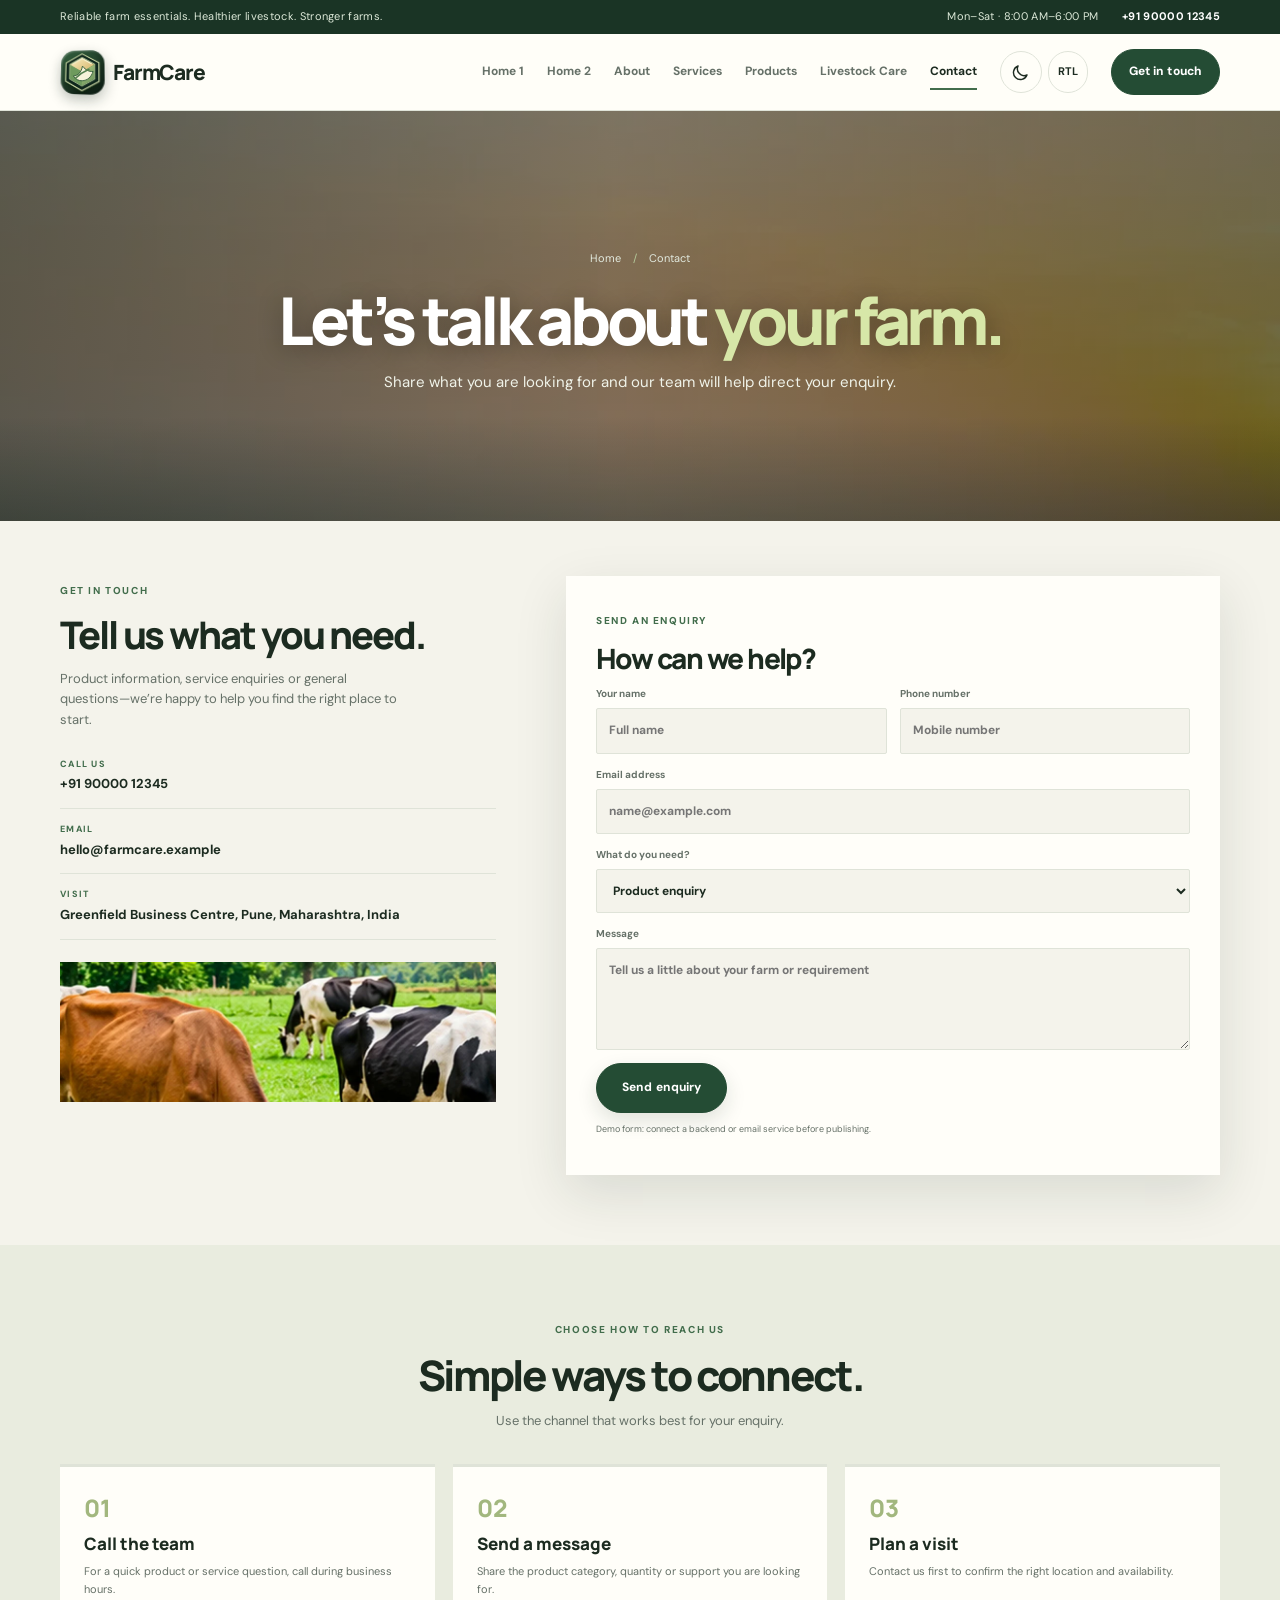
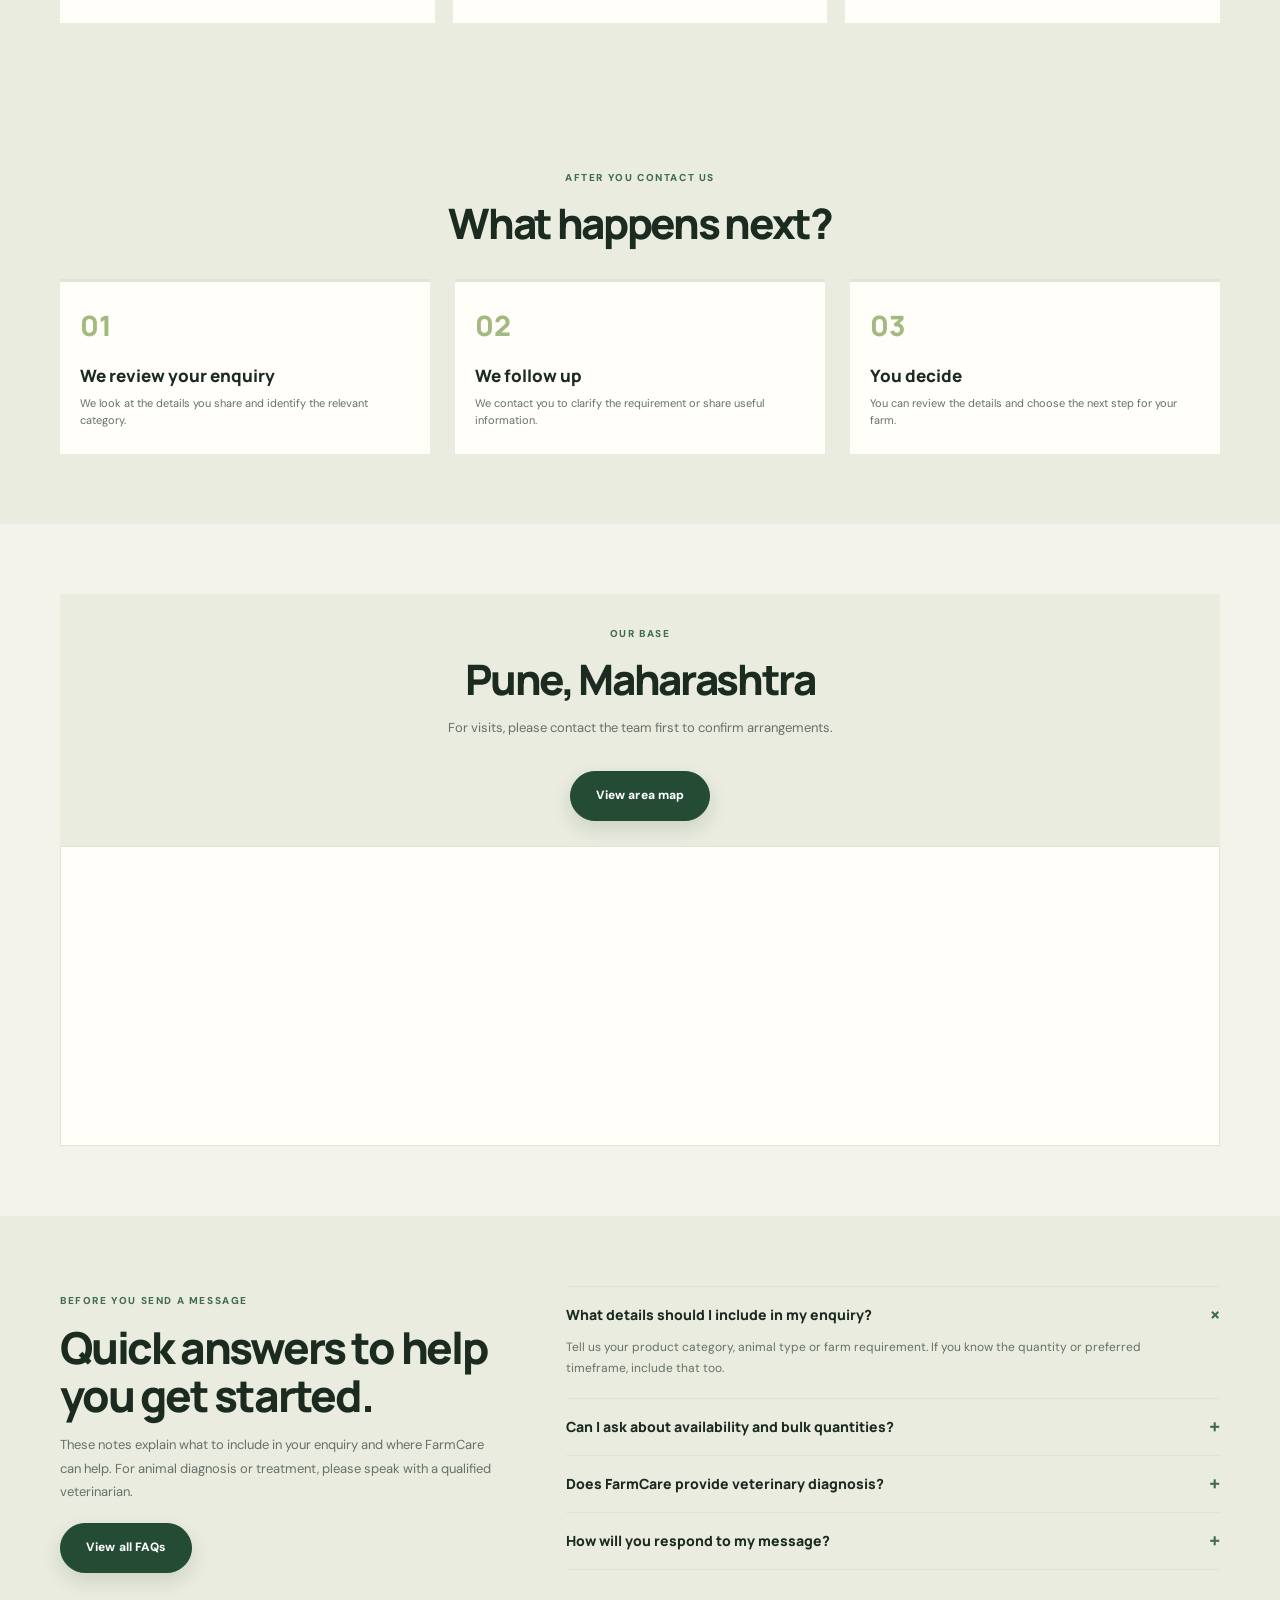
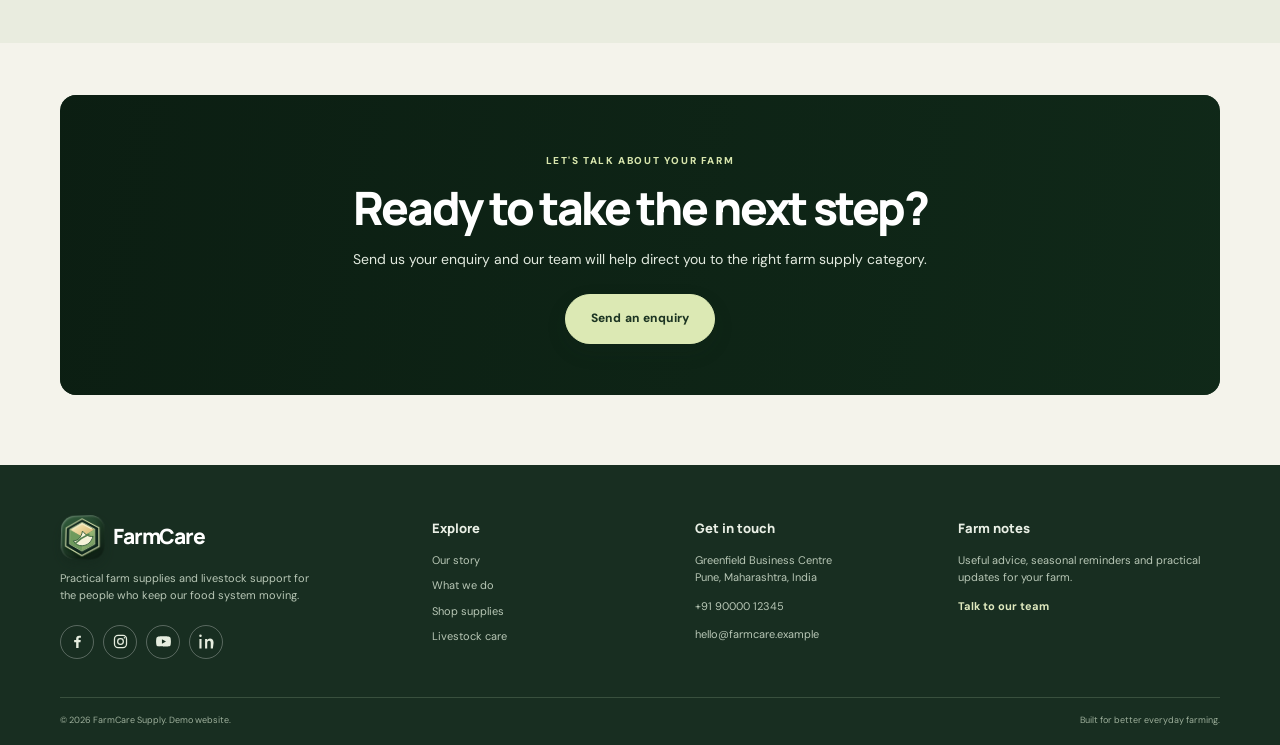
<file: contact.html>
<!DOCTYPE html>

<html dir="ltr" lang="en"><head><meta charset="utf-8"/><meta content="width=device-width,initial-scale=1" name="viewport"/><meta content="#f5f3e9" name="theme-color"/><meta content="FarmCare Supply — practical farm essentials and livestock care." name="description"/><title>Contact | FarmCare Supply</title><link href="assets/favicon.svg" rel="icon"/><link href="https://fonts.googleapis.com" rel="preconnect"/><link crossorigin="" href="https://fonts.gstatic.com" rel="preconnect"/><link href="https://fonts.googleapis.com/css2?family=DM+Sans:wght@400;500;600;700&amp;family=Manrope:wght@400;500;600;700;800&amp;display=swap" rel="stylesheet"/><link href="assets/style.css" rel="stylesheet"/></head><body data-page="contact"><div class="topline"><div class="wrap top-inner"><span>Reliable farm essentials. Healthier livestock. Stronger farms.</span><span>Mon–Sat · 8:00 AM–6:00 PM <b>+91 90000 12345</b></span></div></div><header class="site-header"><div class="wrap nav-wrap"><a aria-label="FarmCare home" class="brand" href="index.html"><span class="brand-mark"><svg aria-hidden="true" viewbox="0 0 48 48" xmlns="http://www.w3.org/2000/svg">
<defs>
<lineargradient gradientunits="userSpaceOnUse" id="fcFace" x1="5" x2="43" y1="4" y2="45"><stop stop-color="#e9f2c5"></stop><stop offset=".42" stop-color="#a9c77f"></stop><stop offset="1" stop-color="#527e4d"></stop></lineargradient>
<lineargradient gradientunits="userSpaceOnUse" id="fcSide" x1="7" x2="40" y1="8" y2="42"><stop stop-color="#8db16e"></stop><stop offset="1" stop-color="#244c34"></stop></lineargradient>
<lineargradient gradientunits="userSpaceOnUse" id="fcGold" x1="9" x2="37" y1="5" y2="40"><stop stop-color="#fff6c9"></stop><stop offset="1" stop-color="#c49a48"></stop></lineargradient>
<filter height="170%" id="fcShadow" width="160%" x="-30%" y="-30%"><fedropshadow dx="0" dy="3" flood-color="#07140c" flood-opacity=".42" stddeviation="2"></fedropshadow></filter>
</defs>
<path d="M24 3 43 13.5v21L24 45 5 34.5v-21L24 3Z" fill="#10251a" filter="url(#fcShadow)" stroke="#d3e2ad" stroke-width="1.2"></path>
<path d="M24 7 38.5 15v17L24 40 9.5 32V15L24 7Z" fill="url(#fcSide)" stroke="#d7e7b4" stroke-opacity=".75"></path>
<path d="M24 8 38 15.7 24 23.6 10 15.7 24 8Z" fill="url(#fcGold)"></path>
<path d="M24 23.6 38 15.7v16.1L24 39.8V23.6Z" fill="url(#fcFace)"></path>
<path d="M24 23.6 10 15.7v16.1l14 8V23.6Z" fill="#6e9a5d"></path>
<path d="M14 28.5c5.8-.3 9.1-4.1 10.5-11.2 4.2 4.7 7.1 6.3 12.1 6.1-2.1 6.5-6.3 10.3-12.4 10.6-4.1.2-7.4-1.7-10.2-5.5Z" fill="#f5f2d9" stroke="#315c39" stroke-width="1.1"></path>
<path d="M16.3 31.4c4.2-4.3 8.5-7.5 15.6-10.6" fill="none" stroke="#527e4d" stroke-linecap="round" stroke-width="1.8"></path>
<path d="M13 14.7 24 8.5l10.7 6" fill="none" stroke="#fff8dc" stroke-linecap="round" stroke-opacity=".85" stroke-width="1.2"></path>
</svg></span><span class="brand-name">FarmCare</span></a><button aria-expanded="false" aria-label="Open navigation" class="menu-toggle"><span></span><span></span></button><nav class="main-nav"><a data-page="index" href="index.html">Home 1</a><a data-page="home-2" href="home-2.html">Home 2</a><a data-page="about" href="about.html">About</a><a data-page="services" href="services.html">Services</a><a data-page="products" href="products.html">Products</a><a data-page="livestock-care" href="livestock-care.html">Livestock Care</a><a data-page="contact" href="contact.html">Contact</a><div class="nav-tools"><button aria-label="Switch to dark theme" class="tool-btn theme-toggle" id="themeToggle" type="button"><svg class="theme-icon" viewBox="0 0 24 24" aria-hidden="true"><circle cx="12" cy="12" r="4"></circle><path d="M12 2v2M12 20v2M4.93 4.93l1.42 1.42m11.3 11.3 1.42 1.42M2 12h2m16 0h2M4.93 19.07l1.42-1.42m11.3-11.3 1.42-1.42"></path></svg></button><button aria-label="Toggle text direction" class="tool-btn" id="rtlToggle">RTL</button></div><a class="nav-cta" href="contact.html">Get in touch </a></nav></div></header><main><section class="inner-hero"><img alt="" aria-hidden="true" class="inner-hero-photo" data-fallback="assets/contact-photo-01.webp" decoding="async" fetchpriority="high" loading="eager" onerror="this.onerror=null;this.src=this.dataset.fallback;" src="https://images.unsplash.com/photo-1762884109894-aef62dfce47f?auto=format&amp;fit=crop&amp;w=2560&amp;q=88"/><div class="wrap inner-hero-content"><div class="crumb">Home <span>/</span> Contact</div><h1>Let’s talk about <em>your farm.</em></h1><p>Share what you are looking for and our team will help direct your enquiry.</p></div></section><section class="section contact-section"><div class="wrap contact-grid"><div class="contact-info"><span class="eyebrow">GET IN TOUCH</span><h2>Tell us what you need.</h2><p>Product information, service enquiries or general questions—we’re happy to help you find the right place to start.</p><div class="contact-detail"><small>CALL US</small><b>+91 90000 12345</b></div><div class="contact-detail"><small>EMAIL</small><b>hello@farmcare.example</b></div><div class="contact-detail"><small>VISIT</small><b>Greenfield Business Centre, Pune, Maharashtra, India</b></div><div class="contact-photo"><img alt="Farmers tending cattle at a water trough" class="" decoding="async" fetchpriority="auto" loading="lazy" referrerpolicy="no-referrer" src="assets/contact-cattle.webp"/></div></div><form class="contact-form" id="contactForm"><span class="eyebrow">SEND AN ENQUIRY</span><h2>How can we help?</h2><div class="form-row"><label>Your name<input name="name" placeholder="Full name" required=""/></label><label>Phone number<input name="phone" placeholder="Mobile number" required="" type="tel"/></label></div><label>Email address<input name="email" placeholder="name@example.com" required="" type="email"/></label><label>What do you need?<select name="subject"><option>Product enquiry</option><option>Livestock care</option><option>Farm supplies</option><option>General question</option></select></label><label>Message<textarea name="message" placeholder="Tell us a little about your farm or requirement" rows="4"></textarea></label><button class="btn" type="submit">Send enquiry </button><p class="form-note" id="formNote" role="status">Demo form: connect a backend or email service before publishing.</p></form></div></section><section class="section contact-methods"><div class="wrap"><div class="section-head"><span class="eyebrow">CHOOSE HOW TO REACH US</span><h2>Simple ways to connect.</h2><p>Use the channel that works best for your enquiry.</p></div><div class="values-grid"><article><b>01</b><h3>Call the team</h3><p>For a quick product or service question, call during business hours.</p></article><article><b>02</b><h3>Send a message</h3><p>Share the product category, quantity or support you are looking for.</p></article><article><b>03</b><h3>Plan a visit</h3><p>Contact us first to confirm the right location and availability.</p></article></div></div></section><section class="section contact-process"><div class="wrap"><div class="section-head"><span class="eyebrow">AFTER YOU CONTACT US</span><h2>What happens next?</h2></div><div class="process-grid"><div><b>01</b><h3>We review your enquiry</h3><p>We look at the details you share and identify the relevant category.</p></div><div><b>02</b><h3>We follow up</h3><p>We contact you to clarify the requirement or share useful information.</p></div><div><b>03</b><h3>You decide</h3><p>You can review the details and choose the next step for your farm.</p></div></div></div></section><section class="section contact-location"><div class="wrap band-grid"><div class="location-panel"><span class="eyebrow">OUR BASE</span><h2>Pune, Maharashtra</h2><p>For visits, please contact the team first to confirm arrangements.</p><a class="btn" href="https://www.openstreetmap.org/search?query=Pune%2C%20Maharashtra%2C%20India" rel="noopener" target="_blank">View area map </a></div><div class="location-map"><iframe loading="lazy" referrerpolicy="no-referrer-when-downgrade" src="https://www.openstreetmap.org/export/embed.html?bbox=73.82%2C18.49%2C73.91%2C18.56&amp;layer=mapnik&amp;marker=18.5204%2C73.8567" title="Map of Pune, Maharashtra"></iframe></div></div></section><section class="section contact-faq-section"><div class="wrap contact-faq-grid"><div class="contact-faq-intro"><span class="eyebrow">BEFORE YOU SEND A MESSAGE</span><h2>Quick answers to help you get started.</h2><p>These notes explain what to include in your enquiry and where FarmCare can help. For animal diagnosis or treatment, please speak with a qualified veterinarian.</p><a class="btn" href="faq.html">View all FAQs </a></div><div class="contact-faq-list"><details open=""><summary>What details should I include in my enquiry?<span>+</span></summary><p>Tell us your product category, animal type or farm requirement. If you know the quantity or preferred timeframe, include that too.</p></details><details><summary>Can I ask about availability and bulk quantities?<span>+</span></summary><p>Yes. Mention the item, approximate quantity and your location so the team can respond with the most relevant information.</p></details><details><summary>Does FarmCare provide veterinary diagnosis?<span>+</span></summary><p>No. FarmCare provides general product and supply information. Diagnosis, treatment and urgent animal-health decisions should be handled by a qualified veterinary professional.</p></details><details><summary>How will you respond to my message?<span>+</span></summary><p>Use the email address or phone number shown on this page. The demonstration form needs a real email or server integration before it can deliver messages.</p></details></div></div></section><section class="universal-final-cta" style="--cta-image:none"><div class="wrap"><div class="universal-cta-panel"><div class="universal-cta-copy"><span class="eyebrow">LET'S TALK ABOUT YOUR FARM</span><h2>Ready to take the next step?</h2><p>Send us your enquiry and our team will help direct you to the right farm supply category.</p><a class="btn universal-cta-button" href="#contactForm">Send an enquiry </a></div></div></div></section></main><footer class="footer"><div class="wrap footer-main">
<div class="footer-brand"><a aria-label="FarmCare home" class="brand" href="index.html"><span class="brand-mark"><svg aria-hidden="true" viewbox="0 0 48 48" xmlns="http://www.w3.org/2000/svg">
<defs>
<lineargradient gradientunits="userSpaceOnUse" id="fcFace" x1="5" x2="43" y1="4" y2="45"><stop stop-color="#e9f2c5"></stop><stop offset=".42" stop-color="#a9c77f"></stop><stop offset="1" stop-color="#527e4d"></stop></lineargradient>
<lineargradient gradientunits="userSpaceOnUse" id="fcSide" x1="7" x2="40" y1="8" y2="42"><stop stop-color="#8db16e"></stop><stop offset="1" stop-color="#244c34"></stop></lineargradient>
<lineargradient gradientunits="userSpaceOnUse" id="fcGold" x1="9" x2="37" y1="5" y2="40"><stop stop-color="#fff6c9"></stop><stop offset="1" stop-color="#c49a48"></stop></lineargradient>
<filter height="170%" id="fcShadow" width="160%" x="-30%" y="-30%"><fedropshadow dx="0" dy="3" flood-color="#07140c" flood-opacity=".42" stddeviation="2"></fedropshadow></filter>
</defs>
<path d="M24 3 43 13.5v21L24 45 5 34.5v-21L24 3Z" fill="#10251a" filter="url(#fcShadow)" stroke="#d3e2ad" stroke-width="1.2"></path>
<path d="M24 7 38.5 15v17L24 40 9.5 32V15L24 7Z" fill="url(#fcSide)" stroke="#d7e7b4" stroke-opacity=".75"></path>
<path d="M24 8 38 15.7 24 23.6 10 15.7 24 8Z" fill="url(#fcGold)"></path>
<path d="M24 23.6 38 15.7v16.1L24 39.8V23.6Z" fill="url(#fcFace)"></path>
<path d="M24 23.6 10 15.7v16.1l14 8V23.6Z" fill="#6e9a5d"></path>
<path d="M14 28.5c5.8-.3 9.1-4.1 10.5-11.2 4.2 4.7 7.1 6.3 12.1 6.1-2.1 6.5-6.3 10.3-12.4 10.6-4.1.2-7.4-1.7-10.2-5.5Z" fill="#f5f2d9" stroke="#315c39" stroke-width="1.1"></path>
<path d="M16.3 31.4c4.2-4.3 8.5-7.5 15.6-10.6" fill="none" stroke="#527e4d" stroke-linecap="round" stroke-width="1.8"></path>
<path d="M13 14.7 24 8.5l10.7 6" fill="none" stroke="#fff8dc" stroke-linecap="round" stroke-opacity=".85" stroke-width="1.2"></path>
</svg></span><span class="brand-name">FarmCare</span></a><p>Practical farm supplies and livestock support for the people who keep our food system moving.</p><div aria-label="Social media links" class="footer-social"><a aria-label="Facebook" href="https://www.facebook.com/" rel="noopener" target="_blank"><svg aria-hidden="true" viewbox="0 0 24 24"><path d="M13.5 21v-8h2.7l.4-3h-3.1V8.1c0-.9.3-1.5 1.6-1.5h1.7V3.9c-.3 0-1.3-.1-2.5-.1-2.5 0-4.2 1.5-4.2 4.3V10H7.3v3h2.8v8z" fill="currentColor"></path></svg></a><a aria-label="Instagram" href="https://www.instagram.com/" rel="noopener" target="_blank"><svg aria-hidden="true" viewbox="0 0 24 24"><rect fill="none" height="17" rx="5" stroke="currentColor" stroke-width="1.8" width="17" x="3.5" y="3.5"></rect><circle cx="12" cy="12" fill="none" r="4" stroke="currentColor" stroke-width="1.8"></circle><circle cx="17.6" cy="6.7" fill="currentColor" r="1.1"></circle></svg></a><a aria-label="YouTube" href="https://www.youtube.com/" rel="noopener" target="_blank"><svg aria-hidden="true" viewbox="0 0 24 24"><path d="M22 7.2a2.8 2.8 0 0 0-2-2C18.2 4.7 12 4.7 12 4.7s-6.2 0-8 .5a2.8 2.8 0 0 0-2 2A29 29 0 0 0 1.5 12 29 29 0 0 0 2 16.8a2.8 2.8 0 0 0 2 2c1.8.5 8 .5 8 .5s6.2 0 8-.5a2.8 2.8 0 0 0 2-2 29 29 0 0 0 .5-4.8 29 29 0 0 0-.5-4.8ZM9.8 15.3V8.7l5.7 3.3z" fill="currentColor"></path></svg></a><a aria-label="LinkedIn" href="https://www.linkedin.com/" rel="noopener" target="_blank"><svg aria-hidden="true" viewbox="0 0 24 24"><path d="M5 8.5H2V22h3zM3.5 2A1.8 1.8 0 1 0 3.5 5.6 1.8 1.8 0 0 0 3.5 2ZM22 13.7c0-4.1-2.2-6-5.1-6a4.4 4.4 0 0 0-4 2.2V8.5H10V22h3v-7.2c0-1.9.4-3.7 2.7-3.7s2.3 2.1 2.3 3.8V22h3z" fill="currentColor"></path></svg></a></div></div>
<div><h4>Explore</h4><a href="about.html">Our story</a><a href="services.html">What we do</a><a href="products.html">Shop supplies</a><a href="livestock-care.html">Livestock care</a></div>
<div><h4>Get in touch</h4><p>Greenfield Business Centre<br/>Pune, Maharashtra, India</p><p><a href="tel:+919000012345">+91 90000 12345</a></p><p><a href="mailto:hello@farmcare.example">hello@farmcare.example</a></p></div>
<div><h4>Farm notes</h4><p>Useful advice, seasonal reminders and practical updates for your farm.</p><a class="footer-link" href="contact.html">Talk to our team </a></div>
</div><div class="wrap footer-bottom"><span>© 2026 FarmCare Supply. Demo website.</span><span>Built for better everyday farming.</span></div></footer><div aria-hidden="true" class="lightbox" id="lightbox"><button aria-label="Close image" class="lightbox-close">×</button><img alt="Expanded farm photograph"/></div><button aria-label="Back to top" class="back-to-top" title="Back to top" type="button">↑</button><script src="assets/app.js"></script></body></html>
</file>
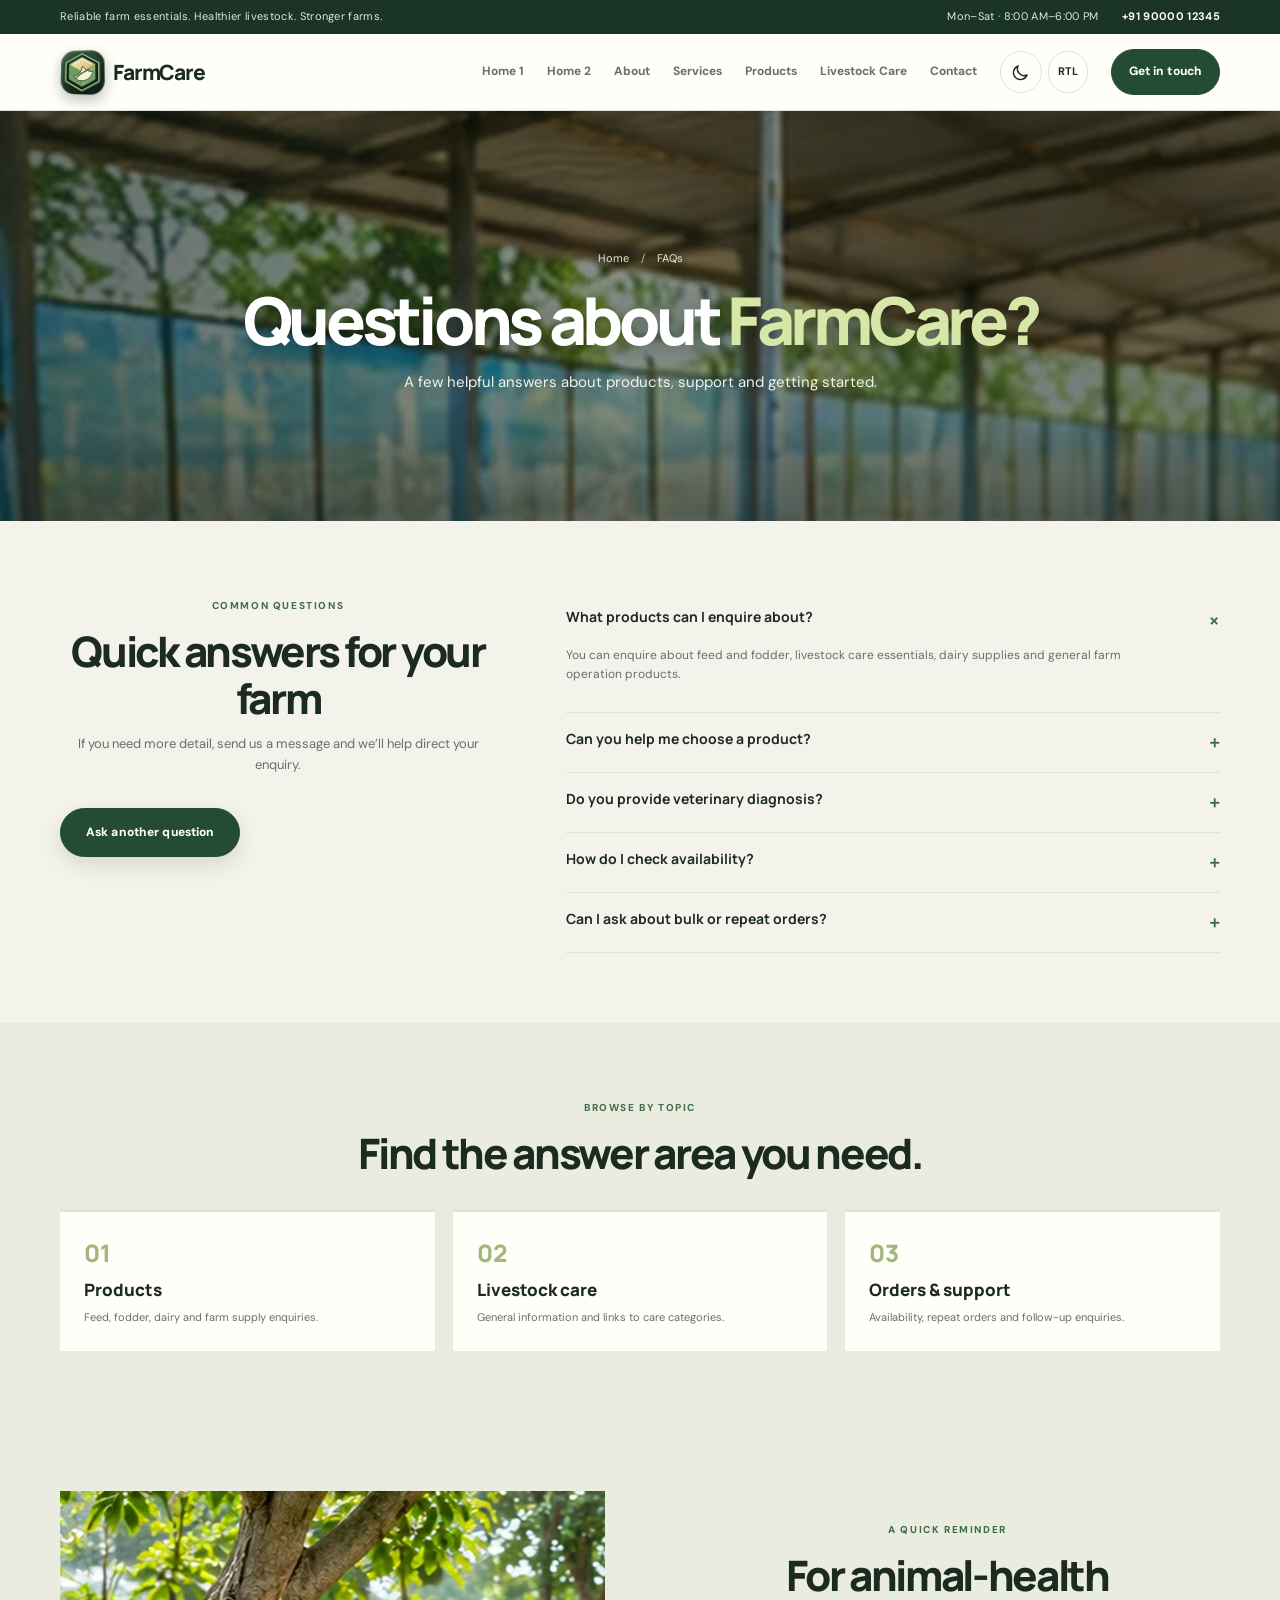
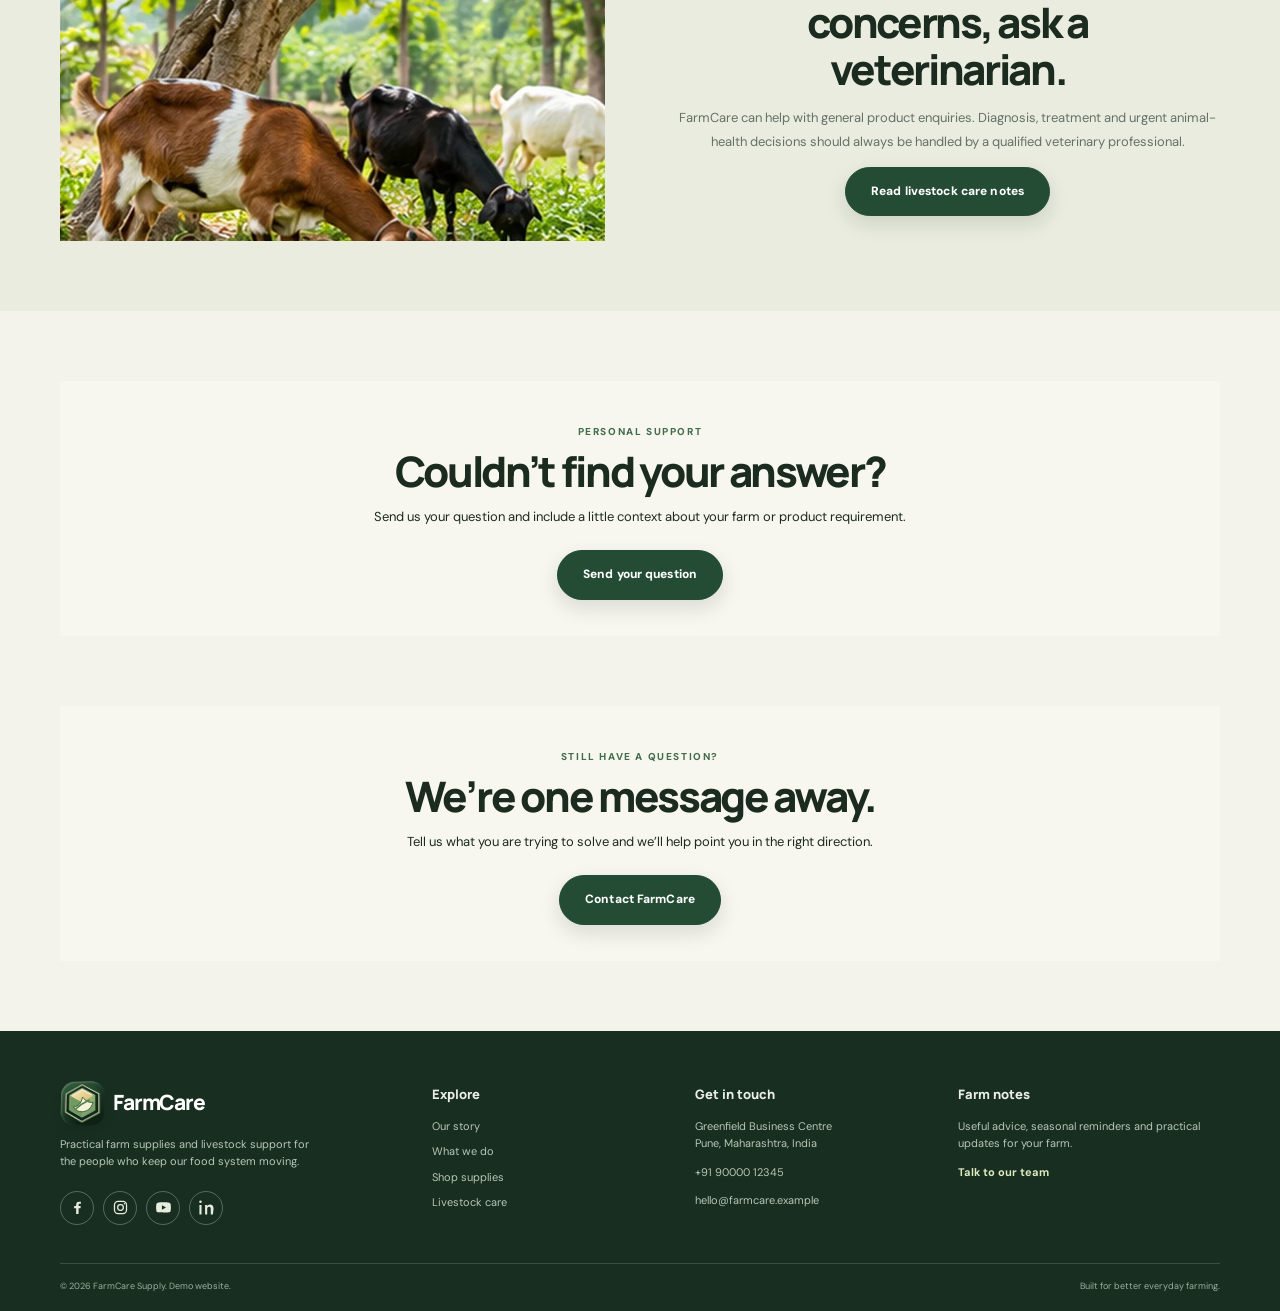
<file: faq.html>
<!DOCTYPE html>

<html dir="ltr" lang="en"><head><meta charset="utf-8"/><meta content="width=device-width,initial-scale=1" name="viewport"/><meta content="#f5f3e9" name="theme-color"/><meta content="FarmCare Supply — practical farm essentials and livestock care." name="description"/><title>FAQs | FarmCare Supply</title><link href="assets/favicon.svg" rel="icon"/><link href="https://fonts.googleapis.com" rel="preconnect"/><link crossorigin="" href="https://fonts.gstatic.com" rel="preconnect"/><link href="https://fonts.googleapis.com/css2?family=DM+Sans:wght@400;500;600;700&amp;family=Manrope:wght@400;500;600;700;800&amp;display=swap" rel="stylesheet"/><link href="assets/style.css" rel="stylesheet"/></head><body data-page="faq"><div class="topline"><div class="wrap top-inner"><span>Reliable farm essentials. Healthier livestock. Stronger farms.</span><span>Mon–Sat · 8:00 AM–6:00 PM <b>+91 90000 12345</b></span></div></div><header class="site-header"><div class="wrap nav-wrap"><a aria-label="FarmCare home" class="brand" href="index.html"><span class="brand-mark"><svg aria-hidden="true" viewbox="0 0 48 48" xmlns="http://www.w3.org/2000/svg">
<defs>
<lineargradient gradientunits="userSpaceOnUse" id="fcFace" x1="5" x2="43" y1="4" y2="45"><stop stop-color="#e9f2c5"></stop><stop offset=".42" stop-color="#a9c77f"></stop><stop offset="1" stop-color="#527e4d"></stop></lineargradient>
<lineargradient gradientunits="userSpaceOnUse" id="fcSide" x1="7" x2="40" y1="8" y2="42"><stop stop-color="#8db16e"></stop><stop offset="1" stop-color="#244c34"></stop></lineargradient>
<lineargradient gradientunits="userSpaceOnUse" id="fcGold" x1="9" x2="37" y1="5" y2="40"><stop stop-color="#fff6c9"></stop><stop offset="1" stop-color="#c49a48"></stop></lineargradient>
<filter height="170%" id="fcShadow" width="160%" x="-30%" y="-30%"><fedropshadow dx="0" dy="3" flood-color="#07140c" flood-opacity=".42" stddeviation="2"></fedropshadow></filter>
</defs>
<path d="M24 3 43 13.5v21L24 45 5 34.5v-21L24 3Z" fill="#10251a" filter="url(#fcShadow)" stroke="#d3e2ad" stroke-width="1.2"></path>
<path d="M24 7 38.5 15v17L24 40 9.5 32V15L24 7Z" fill="url(#fcSide)" stroke="#d7e7b4" stroke-opacity=".75"></path>
<path d="M24 8 38 15.7 24 23.6 10 15.7 24 8Z" fill="url(#fcGold)"></path>
<path d="M24 23.6 38 15.7v16.1L24 39.8V23.6Z" fill="url(#fcFace)"></path>
<path d="M24 23.6 10 15.7v16.1l14 8V23.6Z" fill="#6e9a5d"></path>
<path d="M14 28.5c5.8-.3 9.1-4.1 10.5-11.2 4.2 4.7 7.1 6.3 12.1 6.1-2.1 6.5-6.3 10.3-12.4 10.6-4.1.2-7.4-1.7-10.2-5.5Z" fill="#f5f2d9" stroke="#315c39" stroke-width="1.1"></path>
<path d="M16.3 31.4c4.2-4.3 8.5-7.5 15.6-10.6" fill="none" stroke="#527e4d" stroke-linecap="round" stroke-width="1.8"></path>
<path d="M13 14.7 24 8.5l10.7 6" fill="none" stroke="#fff8dc" stroke-linecap="round" stroke-opacity=".85" stroke-width="1.2"></path>
</svg></span><span class="brand-name">FarmCare</span></a><button aria-expanded="false" aria-label="Open navigation" class="menu-toggle"><span></span><span></span></button><nav class="main-nav"><a data-page="index" href="index.html">Home 1</a><a data-page="home-2" href="home-2.html">Home 2</a><a data-page="about" href="about.html">About</a><a data-page="services" href="services.html">Services</a><a data-page="products" href="products.html">Products</a><a data-page="livestock-care" href="livestock-care.html">Livestock Care</a><a data-page="contact" href="contact.html">Contact</a><div class="nav-tools"><button aria-label="Switch to dark theme" class="tool-btn theme-toggle" id="themeToggle" type="button"><svg class="theme-icon" viewBox="0 0 24 24" aria-hidden="true"><circle cx="12" cy="12" r="4"></circle><path d="M12 2v2M12 20v2M4.93 4.93l1.42 1.42m11.3 11.3 1.42 1.42M2 12h2m16 0h2M4.93 19.07l1.42-1.42m11.3-11.3 1.42-1.42"></path></svg></button><button aria-label="Toggle text direction" class="tool-btn" id="rtlToggle">RTL</button></div><a class="nav-cta" href="contact.html">Get in touch </a></nav></div></header><main><section class="inner-hero"><img alt="" aria-hidden="true" class="inner-hero-photo" data-fallback="assets/faq-photo-01.webp" decoding="async" fetchpriority="high" loading="eager" onerror="this.onerror=null;this.src=this.dataset.fallback;" src="https://images.unsplash.com/photo-1761839257961-4dce65b72d99?auto=format&amp;fit=crop&amp;w=2560&amp;q=88"/><div class="wrap inner-hero-content"><div class="crumb">Home <span>/</span> FAQs</div><h1>Questions about <em>FarmCare?</em></h1><p>A few helpful answers about products, support and getting started.</p></div></section><section class="section faq-section"><div class="wrap faq-layout"><div><div class="section-head"><span class="eyebrow">COMMON QUESTIONS</span><h2>Quick answers for your farm</h2><p>If you need more detail, send us a message and we’ll help direct your enquiry.</p></div><a class="btn" href="contact.html">Ask another question </a></div><div class="faq-list"><details open=""><summary>What products can I enquire about?<span>+</span></summary><p>You can enquire about feed and fodder, livestock care essentials, dairy supplies and general farm operation products.</p></details><details><summary>Can you help me choose a product?<span>+</span></summary><p>Share your animal type, farm setup and requirement. Our team can help you navigate the relevant category and product information.</p></details><details><summary>Do you provide veterinary diagnosis?<span>+</span></summary><p>No. This website is not a veterinary service. For diagnosis, treatment or urgent animal-health concerns, contact a qualified veterinarian.</p></details><details><summary>How do I check availability?<span>+</span></summary><p>Use the contact form or phone number to enquire about current product availability and details.</p></details><details><summary>Can I ask about bulk or repeat orders?<span>+</span></summary><p>Yes. Include the product category, approximate quantity and your location in your enquiry.</p></details></div></div></section><section class="section faq-categories"><div class="wrap"><div class="section-head"><span class="eyebrow">BROWSE BY TOPIC</span><h2>Find the answer area you need.</h2></div><div class="values-grid"><article><b>01</b><h3>Products</h3><p>Feed, fodder, dairy and farm supply enquiries.</p></article><article><b>02</b><h3>Livestock care</h3><p>General information and links to care categories.</p></article><article><b>03</b><h3>Orders &amp; support</h3><p>Availability, repeat orders and follow-up enquiries.</p></article></div></div></section><section class="section faq-feature"><div class="wrap feature-grid"><div><img alt="Young calf drinking from a clean water trough" decoding="async" fetchpriority="auto" loading="lazy" referrerpolicy="no-referrer" src="assets/faq-goats.webp"/></div><div><span class="eyebrow">A QUICK REMINDER</span><h2>For animal-health concerns, ask a veterinarian.</h2><p>FarmCare can help with general product enquiries. Diagnosis, treatment and urgent animal-health decisions should always be handled by a qualified veterinary professional.</p><a class="btn" href="livestock-care.html">Read livestock care notes </a></div></div></section><section class="section faq-contact-band"><div class="wrap note-panel"><span class="eyebrow">PERSONAL SUPPORT</span><h2>Couldn’t find your answer?</h2><p>Send us your question and include a little context about your farm or product requirement.</p><a class="btn" href="contact.html">Send your question </a></div></section><section class="section faq-cta"><div class="wrap note-panel"><span class="eyebrow">STILL HAVE A QUESTION?</span><h2>We’re one message away.</h2><p>Tell us what you are trying to solve and we’ll help point you in the right direction.</p><a class="btn" href="contact.html">Contact FarmCare </a></div></section></main><footer class="footer"><div class="wrap footer-main">
<div class="footer-brand"><a aria-label="FarmCare home" class="brand" href="index.html"><span class="brand-mark"><svg aria-hidden="true" viewbox="0 0 48 48" xmlns="http://www.w3.org/2000/svg">
<defs>
<lineargradient gradientunits="userSpaceOnUse" id="fcFace" x1="5" x2="43" y1="4" y2="45"><stop stop-color="#e9f2c5"></stop><stop offset=".42" stop-color="#a9c77f"></stop><stop offset="1" stop-color="#527e4d"></stop></lineargradient>
<lineargradient gradientunits="userSpaceOnUse" id="fcSide" x1="7" x2="40" y1="8" y2="42"><stop stop-color="#8db16e"></stop><stop offset="1" stop-color="#244c34"></stop></lineargradient>
<lineargradient gradientunits="userSpaceOnUse" id="fcGold" x1="9" x2="37" y1="5" y2="40"><stop stop-color="#fff6c9"></stop><stop offset="1" stop-color="#c49a48"></stop></lineargradient>
<filter height="170%" id="fcShadow" width="160%" x="-30%" y="-30%"><fedropshadow dx="0" dy="3" flood-color="#07140c" flood-opacity=".42" stddeviation="2"></fedropshadow></filter>
</defs>
<path d="M24 3 43 13.5v21L24 45 5 34.5v-21L24 3Z" fill="#10251a" filter="url(#fcShadow)" stroke="#d3e2ad" stroke-width="1.2"></path>
<path d="M24 7 38.5 15v17L24 40 9.5 32V15L24 7Z" fill="url(#fcSide)" stroke="#d7e7b4" stroke-opacity=".75"></path>
<path d="M24 8 38 15.7 24 23.6 10 15.7 24 8Z" fill="url(#fcGold)"></path>
<path d="M24 23.6 38 15.7v16.1L24 39.8V23.6Z" fill="url(#fcFace)"></path>
<path d="M24 23.6 10 15.7v16.1l14 8V23.6Z" fill="#6e9a5d"></path>
<path d="M14 28.5c5.8-.3 9.1-4.1 10.5-11.2 4.2 4.7 7.1 6.3 12.1 6.1-2.1 6.5-6.3 10.3-12.4 10.6-4.1.2-7.4-1.7-10.2-5.5Z" fill="#f5f2d9" stroke="#315c39" stroke-width="1.1"></path>
<path d="M16.3 31.4c4.2-4.3 8.5-7.5 15.6-10.6" fill="none" stroke="#527e4d" stroke-linecap="round" stroke-width="1.8"></path>
<path d="M13 14.7 24 8.5l10.7 6" fill="none" stroke="#fff8dc" stroke-linecap="round" stroke-opacity=".85" stroke-width="1.2"></path>
</svg></span><span class="brand-name">FarmCare</span></a><p>Practical farm supplies and livestock support for the people who keep our food system moving.</p><div aria-label="Social media links" class="footer-social"><a aria-label="Facebook" href="https://www.facebook.com/" rel="noopener" target="_blank"><svg aria-hidden="true" viewbox="0 0 24 24"><path d="M13.5 21v-8h2.7l.4-3h-3.1V8.1c0-.9.3-1.5 1.6-1.5h1.7V3.9c-.3 0-1.3-.1-2.5-.1-2.5 0-4.2 1.5-4.2 4.3V10H7.3v3h2.8v8z" fill="currentColor"></path></svg></a><a aria-label="Instagram" href="https://www.instagram.com/" rel="noopener" target="_blank"><svg aria-hidden="true" viewbox="0 0 24 24"><rect fill="none" height="17" rx="5" stroke="currentColor" stroke-width="1.8" width="17" x="3.5" y="3.5"></rect><circle cx="12" cy="12" fill="none" r="4" stroke="currentColor" stroke-width="1.8"></circle><circle cx="17.6" cy="6.7" fill="currentColor" r="1.1"></circle></svg></a><a aria-label="YouTube" href="https://www.youtube.com/" rel="noopener" target="_blank"><svg aria-hidden="true" viewbox="0 0 24 24"><path d="M22 7.2a2.8 2.8 0 0 0-2-2C18.2 4.7 12 4.7 12 4.7s-6.2 0-8 .5a2.8 2.8 0 0 0-2 2A29 29 0 0 0 1.5 12 29 29 0 0 0 2 16.8a2.8 2.8 0 0 0 2 2c1.8.5 8 .5 8 .5s6.2 0 8-.5a2.8 2.8 0 0 0 2-2 29 29 0 0 0 .5-4.8 29 29 0 0 0-.5-4.8ZM9.8 15.3V8.7l5.7 3.3z" fill="currentColor"></path></svg></a><a aria-label="LinkedIn" href="https://www.linkedin.com/" rel="noopener" target="_blank"><svg aria-hidden="true" viewbox="0 0 24 24"><path d="M5 8.5H2V22h3zM3.5 2A1.8 1.8 0 1 0 3.5 5.6 1.8 1.8 0 0 0 3.5 2ZM22 13.7c0-4.1-2.2-6-5.1-6a4.4 4.4 0 0 0-4 2.2V8.5H10V22h3v-7.2c0-1.9.4-3.7 2.7-3.7s2.3 2.1 2.3 3.8V22h3z" fill="currentColor"></path></svg></a></div></div>
<div><h4>Explore</h4><a href="about.html">Our story</a><a href="services.html">What we do</a><a href="products.html">Shop supplies</a><a href="livestock-care.html">Livestock care</a></div>
<div><h4>Get in touch</h4><p>Greenfield Business Centre<br/>Pune, Maharashtra, India</p><p><a href="tel:+919000012345">+91 90000 12345</a></p><p><a href="mailto:hello@farmcare.example">hello@farmcare.example</a></p></div>
<div><h4>Farm notes</h4><p>Useful advice, seasonal reminders and practical updates for your farm.</p><a class="footer-link" href="contact.html">Talk to our team </a></div>
</div><div class="wrap footer-bottom"><span>© 2026 FarmCare Supply. Demo website.</span><span>Built for better everyday farming.</span></div></footer><div aria-hidden="true" class="lightbox" id="lightbox"><button aria-label="Close image" class="lightbox-close">×</button><img alt="Expanded farm photograph"/></div><button aria-label="Back to top" class="back-to-top" title="Back to top" type="button">↑</button><script src="assets/app.js"></script></body></html>
</file>
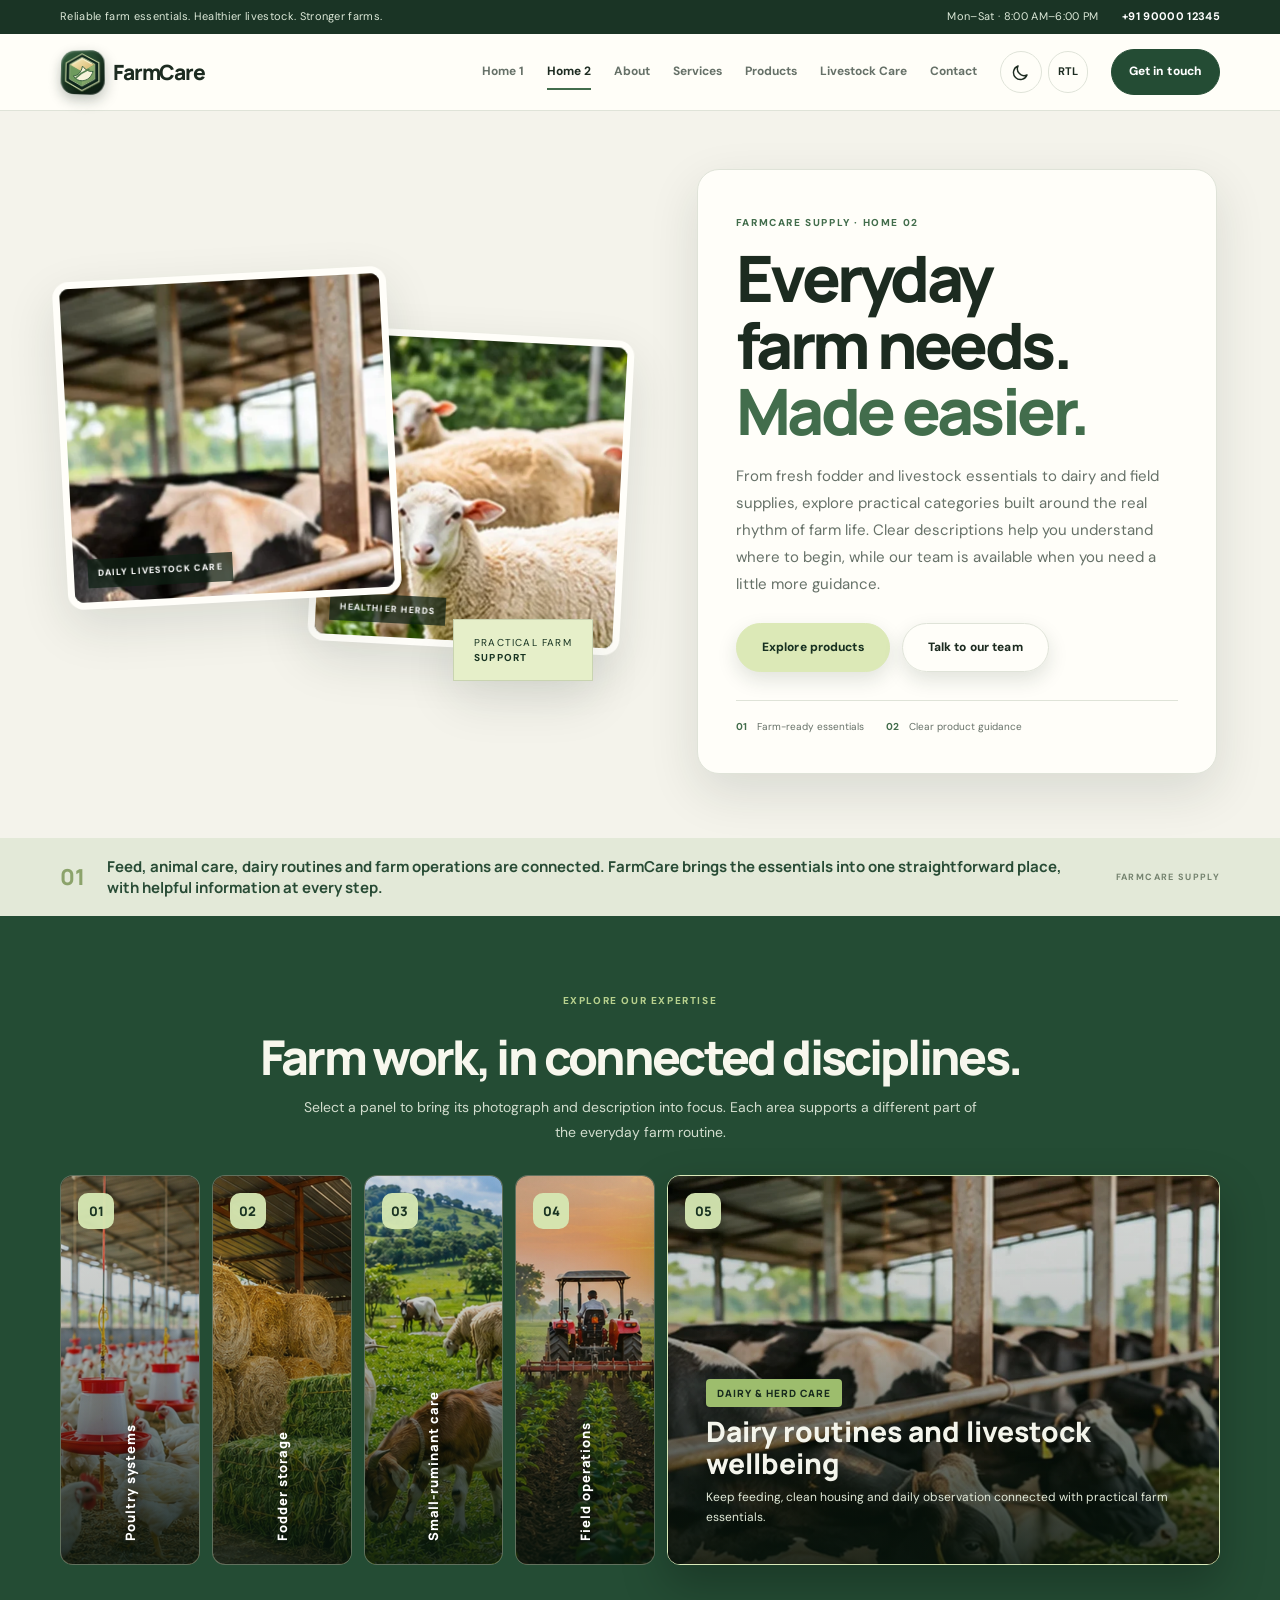
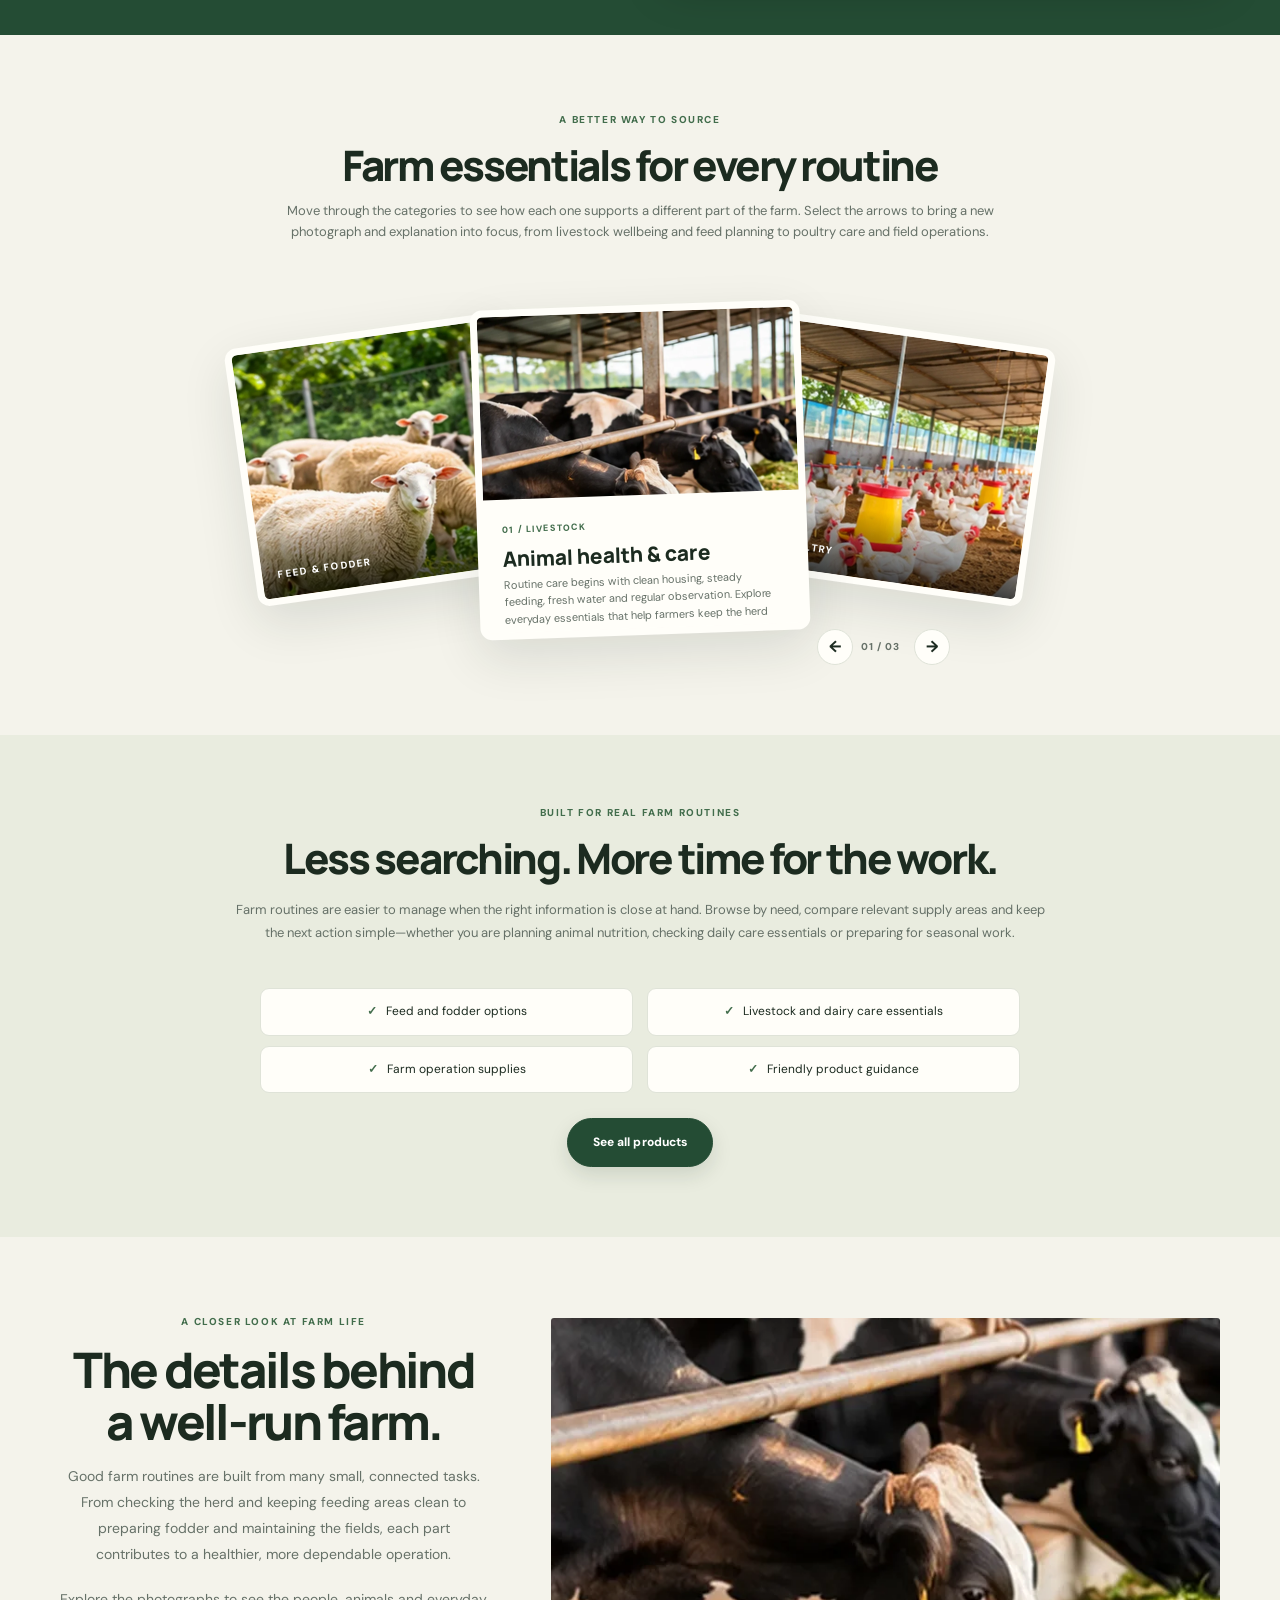
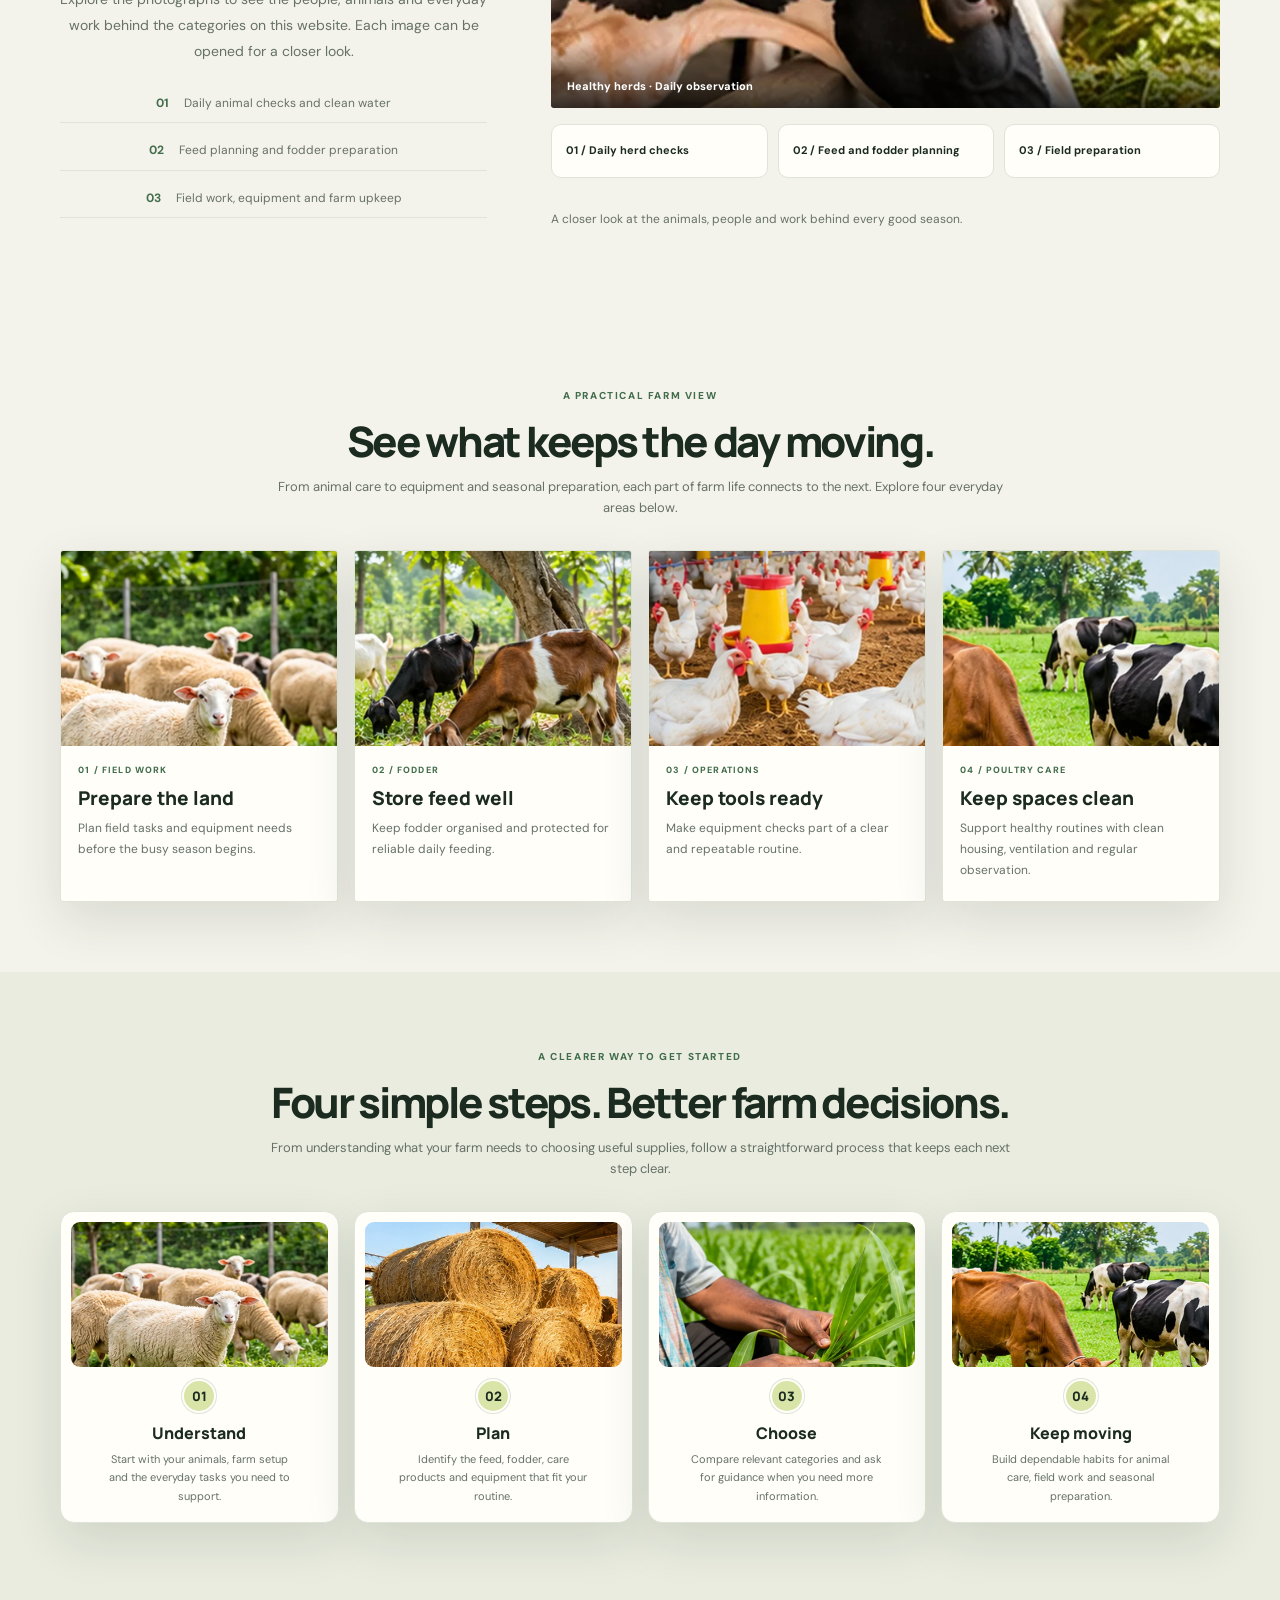
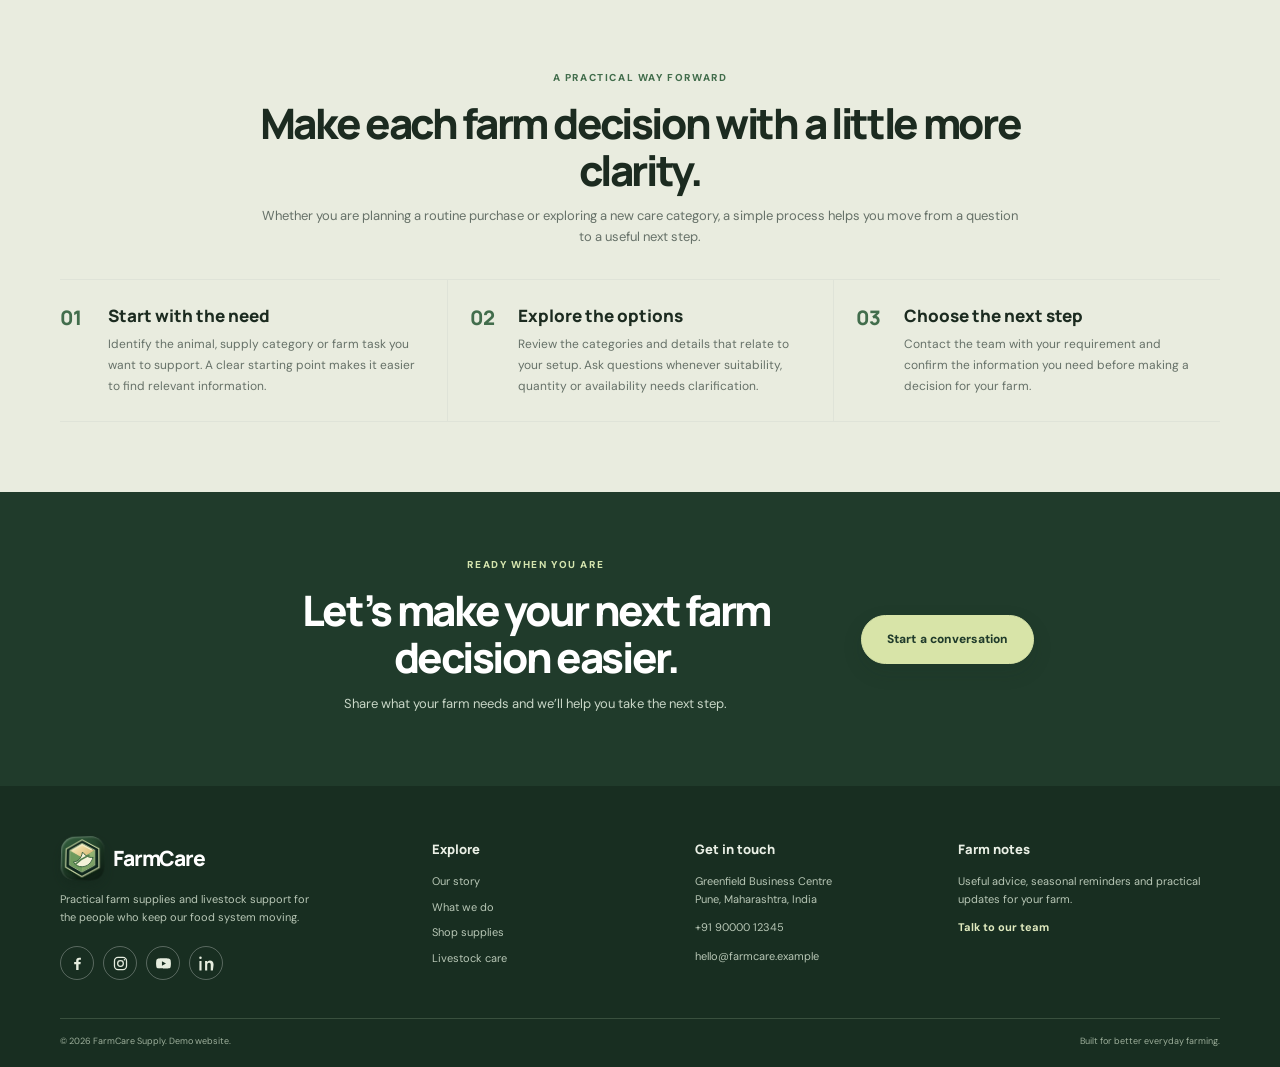
<file: home-2.html>
<!DOCTYPE html>

<html dir="ltr" lang="en"><head><meta charset="utf-8"/><meta content="width=device-width,initial-scale=1" name="viewport"/><meta content="#f5f3e9" name="theme-color"/><meta content="FarmCare Supply — practical farm essentials and livestock care." name="description"/><title>Home 2 | FarmCare Supply</title><link href="assets/favicon.svg" rel="icon"/><link href="https://fonts.googleapis.com" rel="preconnect"/><link crossorigin="" href="https://fonts.gstatic.com" rel="preconnect"/><link href="https://fonts.googleapis.com/css2?family=DM+Sans:wght@400;500;600;700&amp;family=Manrope:wght@400;500;600;700;800&amp;display=swap" rel="stylesheet"/><link href="assets/style.css" rel="stylesheet"/></head><body data-page="home-2"><div class="topline"><div class="wrap top-inner"><span>Reliable farm essentials. Healthier livestock. Stronger farms.</span><span>Mon–Sat · 8:00 AM–6:00 PM <b>+91 90000 12345</b></span></div></div><header class="site-header"><div class="wrap nav-wrap"><a aria-label="FarmCare home" class="brand" href="index.html"><span class="brand-mark"><svg aria-hidden="true" viewbox="0 0 48 48" xmlns="http://www.w3.org/2000/svg">
<defs>
<lineargradient gradientunits="userSpaceOnUse" id="fcFace" x1="5" x2="43" y1="4" y2="45"><stop stop-color="#e9f2c5"></stop><stop offset=".42" stop-color="#a9c77f"></stop><stop offset="1" stop-color="#527e4d"></stop></lineargradient>
<lineargradient gradientunits="userSpaceOnUse" id="fcSide" x1="7" x2="40" y1="8" y2="42"><stop stop-color="#8db16e"></stop><stop offset="1" stop-color="#244c34"></stop></lineargradient>
<lineargradient gradientunits="userSpaceOnUse" id="fcGold" x1="9" x2="37" y1="5" y2="40"><stop stop-color="#fff6c9"></stop><stop offset="1" stop-color="#c49a48"></stop></lineargradient>
<filter height="170%" id="fcShadow" width="160%" x="-30%" y="-30%"><fedropshadow dx="0" dy="3" flood-color="#07140c" flood-opacity=".42" stddeviation="2"></fedropshadow></filter>
</defs>
<path d="M24 3 43 13.5v21L24 45 5 34.5v-21L24 3Z" fill="#10251a" filter="url(#fcShadow)" stroke="#d3e2ad" stroke-width="1.2"></path>
<path d="M24 7 38.5 15v17L24 40 9.5 32V15L24 7Z" fill="url(#fcSide)" stroke="#d7e7b4" stroke-opacity=".75"></path>
<path d="M24 8 38 15.7 24 23.6 10 15.7 24 8Z" fill="url(#fcGold)"></path>
<path d="M24 23.6 38 15.7v16.1L24 39.8V23.6Z" fill="url(#fcFace)"></path>
<path d="M24 23.6 10 15.7v16.1l14 8V23.6Z" fill="#6e9a5d"></path>
<path d="M14 28.5c5.8-.3 9.1-4.1 10.5-11.2 4.2 4.7 7.1 6.3 12.1 6.1-2.1 6.5-6.3 10.3-12.4 10.6-4.1.2-7.4-1.7-10.2-5.5Z" fill="#f5f2d9" stroke="#315c39" stroke-width="1.1"></path>
<path d="M16.3 31.4c4.2-4.3 8.5-7.5 15.6-10.6" fill="none" stroke="#527e4d" stroke-linecap="round" stroke-width="1.8"></path>
<path d="M13 14.7 24 8.5l10.7 6" fill="none" stroke="#fff8dc" stroke-linecap="round" stroke-opacity=".85" stroke-width="1.2"></path>
</svg></span><span class="brand-name">FarmCare</span></a><button aria-expanded="false" aria-label="Open navigation" class="menu-toggle"><span></span><span></span></button><nav class="main-nav"><a data-page="index" href="index.html">Home 1</a><a data-page="home-2" href="home-2.html">Home 2</a><a data-page="about" href="about.html">About</a><a data-page="services" href="services.html">Services</a><a data-page="products" href="products.html">Products</a><a data-page="livestock-care" href="livestock-care.html">Livestock Care</a><a data-page="contact" href="contact.html">Contact</a><div class="nav-tools"><button aria-label="Switch to dark theme" class="tool-btn theme-toggle" id="themeToggle" type="button"><svg class="theme-icon" viewBox="0 0 24 24" aria-hidden="true"><circle cx="12" cy="12" r="4"></circle><path d="M12 2v2M12 20v2M4.93 4.93l1.42 1.42m11.3 11.3 1.42 1.42M2 12h2m16 0h2M4.93 19.07l1.42-1.42m11.3-11.3 1.42-1.42"></path></svg></button><button aria-label="Toggle text direction" class="tool-btn" id="rtlToggle">RTL</button></div><a class="nav-cta" href="contact.html">Get in touch </a></nav></div></header><main><section aria-label="FarmCare introduction" class="image-duo-hero">
<div class="wrap image-duo-grid">
<div class="image-duo-visual">
<figure class="duo-photo duo-photo-main"><img alt="Dairy cattle feeding inside a clean farm barn" decoding="async" fetchpriority="high" loading="eager" referrerpolicy="no-referrer" src="assets/home-2-photo-01.webp"/><span>DAILY LIVESTOCK CARE</span></figure>
<figure class="duo-photo duo-photo-small"><img alt="Cattle grazing in a green hilly pasture" decoding="async" fetchpriority="high" loading="eager" referrerpolicy="no-referrer" src="assets/home-2-photo-02.webp"/><span>HEALTHIER HERDS</span></figure>
<div class="duo-photo-stamp">PRACTICAL FARM<br/><b>SUPPORT</b></div>
</div>
<div class="image-duo-copy"><span class="eyebrow">FARMCARE SUPPLY · HOME 02</span>
<h1>Everyday farm needs. <em>Made easier.</em></h1>
<p>From fresh fodder and livestock essentials to dairy and field supplies, explore practical categories built around the real rhythm of farm life. Clear descriptions help you understand where to begin, while our team is available when you need a little more guidance.</p>
<div class="hero-actions"><a class="btn" href="products.html">Explore products </a><a class="btn btn-outline" href="contact.html">Talk to our team </a></div>
<div class="duo-proof"><span><b>01</b> Farm-ready essentials</span><span><b>02</b> Clear product guidance</span></div>
</div>
</div>
</section><section class="strip-statement"><div class="wrap"><span>01</span><p>Feed, animal care, dairy routines and farm operations are connected. FarmCare brings the essentials into one straightforward place, with helpful information at every step.</p><b>FARMCARE SUPPLY</b></div></section><section class="section farm-disciplines-section" aria-labelledby="farm-disciplines-title">
  <div class="wrap">
    <div class="farm-disciplines-heading">
      <div><span class="eyebrow">EXPLORE OUR EXPERTISE</span><h2 id="farm-disciplines-title">Farm work, in connected disciplines.</h2><p>Select a panel to bring its photograph and description into focus. Each area supports a different part of the everyday farm routine.</p></div>
    </div>
    <div class="farm-disciplines" data-farm-disciplines aria-label="Farm support areas">
      <button class="discipline-card" type="button" data-discipline-card aria-pressed="false">
      <img src="assets/home-capability-05.webp" alt="Poultry systems" loading="lazy" decoding="async">
      <span class="discipline-number">01</span>
      <span class="discipline-label">Poultry systems</span>
      <span class="discipline-detail"><b>Poultry systems</b><small>Explore practical poultry housing, feeding and everyday flock care.</small><em>Explore this area</em></span>
    </button>
<button class="discipline-card" type="button" data-discipline-card aria-pressed="false">
      <img src="assets/home-capability-06.webp" alt="Fodder storage" loading="lazy" decoding="async">
      <span class="discipline-number">02</span>
      <span class="discipline-label">Fodder storage</span>
      <span class="discipline-detail"><b>Fodder storage</b><small>Keep feed and fodder protected, organised and ready for daily use.</small><em>Explore this area</em></span>
    </button>
<button class="discipline-card" type="button" data-discipline-card aria-pressed="false">
      <img src="assets/home-capability-07.webp" alt="Small-ruminant care" loading="lazy" decoding="async">
      <span class="discipline-number">03</span>
      <span class="discipline-label">Small-ruminant care</span>
      <span class="discipline-detail"><b>Small-ruminant care</b><small>Support sheep and goat routines with suitable nutrition and clean spaces.</small><em>Explore this area</em></span>
    </button>
<button class="discipline-card" type="button" data-discipline-card aria-pressed="false">
      <img src="assets/home-capability-08.webp" alt="Field operations" loading="lazy" decoding="async">
      <span class="discipline-number">04</span>
      <span class="discipline-label">Field operations</span>
      <span class="discipline-detail"><b>Field operations</b><small>Plan field preparation and seasonal work with the right equipment.</small><em>Explore this area</em></span>
    </button>
      <button class="discipline-card is-active" type="button" data-discipline-card aria-pressed="true">
        <img src="assets/contact-dairy.webp" alt="Dairy cattle feeding in a clean modern barn" loading="lazy" decoding="async">
        <span class="discipline-number">05</span>
        <span class="discipline-label">Dairy routines</span>
        <span class="discipline-detail"><b>Dairy &amp; herd care</b><small>Dairy routines and livestock wellbeing</small><em>Keep feeding, clean housing and daily observation connected with practical farm essentials.</em></span>
      </button>
    </div>
  </div>
</section><section class="section overlap-section">
<div class="wrap"><div class="section-head"><span class="eyebrow">A BETTER WAY TO SOURCE</span><h2>Farm essentials for every routine</h2><p>Move through the categories to see how each one supports a different part of the farm. Select the arrows to bring a new photograph and explanation into focus, from livestock wellbeing and feed planning to poultry care and field operations.</p></div>
<div aria-label="Farm supply categories" aria-roledescription="carousel" class="overlap-stage" data-overlap-slider="">
<article class="overlap-card overlap-side side-left"><img alt="Tractor baling hay in a sunny field" decoding="async" fetchpriority="high" loading="eager" referrerpolicy="no-referrer" src="assets/home-2-photo-03.webp"/><span class="overlap-side-label">FEED &amp; FODDER</span></article>
<article class="overlap-card overlap-front"><img alt="Close-up of dairy cattle in a farm barn" data-fallback="assets/home-2-photo-04.webp" decoding="async" fetchpriority="high" loading="lazy" onerror="this.onerror=null;this.src=this.dataset.fallback;" referrerpolicy="no-referrer" src="https://images.unsplash.com/photo-1758608951432-773ae6a33f56?auto=format&amp;fit=crop&amp;w=2560&amp;q=88"/><div><small>01 / LIVESTOCK</small><h3>Animal health &amp; care</h3><p>Everyday essentials for healthy, well-managed animals.</p></div></article>
<article class="overlap-card overlap-side side-right"><img alt="Chickens in a well-lit poultry barn" decoding="async" fetchpriority="high" loading="eager" referrerpolicy="no-referrer" src="assets/home-2-photo-05.webp"/><span class="overlap-side-label">POULTRY CARE</span></article>
<div class="overlap-controls"><button aria-label="Previous category" data-overlap-prev="" type="button">←</button><span data-overlap-count="">01 / 05</span><button aria-label="Next category" data-overlap-next="" type="button">→</button></div>
</div></div>
</section><section class="section split-info-section"><div class="wrap split-info-grid"><div class="split-info-copy"><span class="eyebrow">BUILT FOR REAL FARM ROUTINES</span><h2>Less searching. More time for the work.</h2><p>Farm routines are easier to manage when the right information is close at hand. Browse by need, compare relevant supply areas and keep the next action simple—whether you are planning animal nutrition, checking daily care essentials or preparing for seasonal work.</p><ul class="check-list"><li>Feed and fodder options</li><li>Livestock and dairy care essentials</li><li>Farm operation supplies</li><li>Friendly product guidance</li></ul><a class="btn" href="products.html">See all products </a></div></div></section><section class="section gallery-combo-section">
<div class="wrap home2-photo-layout">
<div class="gallery-intro">
<span class="eyebrow">A CLOSER LOOK AT FARM LIFE</span>
<h2>The details behind a well-run farm.</h2>
<p>Good farm routines are built from many small, connected tasks. From checking the herd and keeping feeding areas clean to preparing fodder and maintaining the fields, each part contributes to a healthier, more dependable operation.</p>
<p>Explore the photographs to see the people, animals and everyday work behind the categories on this website. Each image can be opened for a closer look.</p>
<div class="gallery-explainer">
<span><b>01</b> Daily animal checks and clean water</span>
<span><b>02</b> Feed planning and fodder preparation</span>
<span><b>03</b> Field work, equipment and farm upkeep</span>
</div>
</div>
<div class="home2-photo-board">
<button aria-label="View cattle grazing in a green pasture" class="home2-feature-photo" data-lightbox-src="assets/home-2-photo-06.webp" type="button">
<img alt="Cow and calf grazing together in a fenced pasture" decoding="async" fetchpriority="auto" loading="lazy" referrerpolicy="no-referrer" src="assets/home-2-photo-06.webp"/>
<span>Healthy herds · Daily observation</span>
</button>
<div class="home2-routine-points"><span>01 / Daily herd checks</span><span>02 / Feed and fodder planning</span><span>03 / Field preparation</span></div><p class="home2-photo-caption">A closer look at the animals, people and work behind every good season.</p>
</div>
</div>
</section>
<section class="section home2-four-card-section">
<div class="wrap">
<div class="section-head"><span class="eyebrow">A PRACTICAL FARM VIEW</span><h2>See what keeps the day moving.</h2><p>From animal care to equipment and seasonal preparation, each part of farm life connects to the next. Explore four everyday areas below.</p></div>
<div class="home2-four-grid">
<article><img alt="Farmer working with a tractor in a rural field" loading="lazy" src="assets/home-2-photo-07.webp"/><div><span>01 / FIELD WORK</span><h3>Prepare the land</h3><p>Plan field tasks and equipment needs before the busy season begins.</p></div></article>
<article><img alt="Farmers stacking hay bales in a field" loading="lazy" src="assets/home-2-photo-08.webp"/><div><span>02 / FODDER</span><h3>Store feed well</h3><p>Keep fodder organised and protected for reliable daily feeding.</p></div></article>
<article><img alt="A tractor carrying hay across a rural field" loading="lazy" src="assets/home-2-photo-09.webp"/><div><span>03 / OPERATIONS</span><h3>Keep tools ready</h3><p>Make equipment checks part of a clear and repeatable routine.</p></div></article>
<article><img alt="Poultry in a well-lit modern farm barn" loading="lazy" src="assets/home-2-photo-10.webp"/><div><span>04 / POULTRY CARE</span><h3>Keep spaces clean</h3><p>Support healthy routines with clean housing, ventilation and regular observation.</p></div></article>
</div></div></section>
<section class="section home2-process-section">
<div class="wrap">
<div class="section-head"><span class="eyebrow">A CLEARER WAY TO GET STARTED</span><h2>Four simple steps. Better farm decisions.</h2><p>From understanding what your farm needs to choosing useful supplies, follow a straightforward process that keeps each next step clear.</p></div>
<div class="home2-process-grid">
<article><img src="assets/faq-sheep.webp" alt="Healthy sheep in a green pasture" loading="lazy" decoding="async"/><div class="process-step-number">01</div><h3>Understand</h3><p>Start with your animals, farm setup and the everyday tasks you need to support.</p></article>
<article><img src="assets/about-hay.webp" alt="Hay bales stored under a farm shelter" loading="lazy" decoding="async"/><div class="process-step-number">02</div><h3>Plan</h3><p>Identify the feed, fodder, care products and equipment that fit your routine.</p></article>
<article><img src="assets/services-fodder.webp" alt="Farmer checking fresh green fodder" loading="lazy" decoding="async"/><div class="process-step-number">03</div><h3>Choose</h3><p>Compare relevant categories and ask for guidance when you need more information.</p></article>
<article><img src="assets/contact-cattle.webp" alt="Healthy cattle grazing in a green field" loading="lazy" decoding="async"/><div class="process-step-number">04</div><h3>Keep moving</h3><p>Build dependable habits for animal care, field work and seasonal preparation.</p></article>
</div>
</div>
</section>
<section class="section home2-steps-section"><div class="wrap"><div class="section-head"><span class="eyebrow">A PRACTICAL WAY FORWARD</span><h2>Make each farm decision with a little more clarity.</h2><p>Whether you are planning a routine purchase or exploring a new care category, a simple process helps you move from a question to a useful next step.</p></div><div class="home2-steps-row"><article><b>01</b><div><h3>Start with the need</h3><p>Identify the animal, supply category or farm task you want to support. A clear starting point makes it easier to find relevant information.</p></div></article><article><b>02</b><div><h3>Explore the options</h3><p>Review the categories and details that relate to your setup. Ask questions whenever suitability, quantity or availability needs clarification.</p></div></article><article><b>03</b><div><h3>Choose the next step</h3><p>Contact the team with your requirement and confirm the information you need before making a decision for your farm.</p></div></article></div></div></section><section class="dark-cta"><div class="wrap dark-cta-inner"><div><span class="eyebrow eyebrow-light">READY WHEN YOU ARE</span><h2>Let’s make your next farm decision easier.</h2><p>Share what your farm needs and we’ll help you take the next step.</p></div><a class="btn" href="contact.html">Start a conversation </a></div></section></main><footer class="footer"><div class="wrap footer-main">
<div class="footer-brand"><a aria-label="FarmCare home" class="brand" href="index.html"><span class="brand-mark"><svg aria-hidden="true" viewbox="0 0 48 48" xmlns="http://www.w3.org/2000/svg">
<defs>
<lineargradient gradientunits="userSpaceOnUse" id="fcFace" x1="5" x2="43" y1="4" y2="45"><stop stop-color="#e9f2c5"></stop><stop offset=".42" stop-color="#a9c77f"></stop><stop offset="1" stop-color="#527e4d"></stop></lineargradient>
<lineargradient gradientunits="userSpaceOnUse" id="fcSide" x1="7" x2="40" y1="8" y2="42"><stop stop-color="#8db16e"></stop><stop offset="1" stop-color="#244c34"></stop></lineargradient>
<lineargradient gradientunits="userSpaceOnUse" id="fcGold" x1="9" x2="37" y1="5" y2="40"><stop stop-color="#fff6c9"></stop><stop offset="1" stop-color="#c49a48"></stop></lineargradient>
<filter height="170%" id="fcShadow" width="160%" x="-30%" y="-30%"><fedropshadow dx="0" dy="3" flood-color="#07140c" flood-opacity=".42" stddeviation="2"></fedropshadow></filter>
</defs>
<path d="M24 3 43 13.5v21L24 45 5 34.5v-21L24 3Z" fill="#10251a" filter="url(#fcShadow)" stroke="#d3e2ad" stroke-width="1.2"></path>
<path d="M24 7 38.5 15v17L24 40 9.5 32V15L24 7Z" fill="url(#fcSide)" stroke="#d7e7b4" stroke-opacity=".75"></path>
<path d="M24 8 38 15.7 24 23.6 10 15.7 24 8Z" fill="url(#fcGold)"></path>
<path d="M24 23.6 38 15.7v16.1L24 39.8V23.6Z" fill="url(#fcFace)"></path>
<path d="M24 23.6 10 15.7v16.1l14 8V23.6Z" fill="#6e9a5d"></path>
<path d="M14 28.5c5.8-.3 9.1-4.1 10.5-11.2 4.2 4.7 7.1 6.3 12.1 6.1-2.1 6.5-6.3 10.3-12.4 10.6-4.1.2-7.4-1.7-10.2-5.5Z" fill="#f5f2d9" stroke="#315c39" stroke-width="1.1"></path>
<path d="M16.3 31.4c4.2-4.3 8.5-7.5 15.6-10.6" fill="none" stroke="#527e4d" stroke-linecap="round" stroke-width="1.8"></path>
<path d="M13 14.7 24 8.5l10.7 6" fill="none" stroke="#fff8dc" stroke-linecap="round" stroke-opacity=".85" stroke-width="1.2"></path>
</svg></span><span class="brand-name">FarmCare</span></a><p>Practical farm supplies and livestock support for the people who keep our food system moving.</p><div aria-label="Social media links" class="footer-social"><a aria-label="Facebook" href="https://www.facebook.com/" rel="noopener" target="_blank"><svg aria-hidden="true" viewbox="0 0 24 24"><path d="M13.5 21v-8h2.7l.4-3h-3.1V8.1c0-.9.3-1.5 1.6-1.5h1.7V3.9c-.3 0-1.3-.1-2.5-.1-2.5 0-4.2 1.5-4.2 4.3V10H7.3v3h2.8v8z" fill="currentColor"></path></svg></a><a aria-label="Instagram" href="https://www.instagram.com/" rel="noopener" target="_blank"><svg aria-hidden="true" viewbox="0 0 24 24"><rect fill="none" height="17" rx="5" stroke="currentColor" stroke-width="1.8" width="17" x="3.5" y="3.5"></rect><circle cx="12" cy="12" fill="none" r="4" stroke="currentColor" stroke-width="1.8"></circle><circle cx="17.6" cy="6.7" fill="currentColor" r="1.1"></circle></svg></a><a aria-label="YouTube" href="https://www.youtube.com/" rel="noopener" target="_blank"><svg aria-hidden="true" viewbox="0 0 24 24"><path d="M22 7.2a2.8 2.8 0 0 0-2-2C18.2 4.7 12 4.7 12 4.7s-6.2 0-8 .5a2.8 2.8 0 0 0-2 2A29 29 0 0 0 1.5 12 29 29 0 0 0 2 16.8a2.8 2.8 0 0 0 2 2c1.8.5 8 .5 8 .5s6.2 0 8-.5a2.8 2.8 0 0 0 2-2 29 29 0 0 0 .5-4.8 29 29 0 0 0-.5-4.8ZM9.8 15.3V8.7l5.7 3.3z" fill="currentColor"></path></svg></a><a aria-label="LinkedIn" href="https://www.linkedin.com/" rel="noopener" target="_blank"><svg aria-hidden="true" viewbox="0 0 24 24"><path d="M5 8.5H2V22h3zM3.5 2A1.8 1.8 0 1 0 3.5 5.6 1.8 1.8 0 0 0 3.5 2ZM22 13.7c0-4.1-2.2-6-5.1-6a4.4 4.4 0 0 0-4 2.2V8.5H10V22h3v-7.2c0-1.9.4-3.7 2.7-3.7s2.3 2.1 2.3 3.8V22h3z" fill="currentColor"></path></svg></a></div></div>
<div><h4>Explore</h4><a href="about.html">Our story</a><a href="services.html">What we do</a><a href="products.html">Shop supplies</a><a href="livestock-care.html">Livestock care</a></div>
<div><h4>Get in touch</h4><p>Greenfield Business Centre<br/>Pune, Maharashtra, India</p><p><a href="tel:+919000012345">+91 90000 12345</a></p><p><a href="mailto:hello@farmcare.example">hello@farmcare.example</a></p></div>
<div><h4>Farm notes</h4><p>Useful advice, seasonal reminders and practical updates for your farm.</p><a class="footer-link" href="contact.html">Talk to our team </a></div>
</div><div class="wrap footer-bottom"><span>© 2026 FarmCare Supply. Demo website.</span><span>Built for better everyday farming.</span></div></footer><div aria-hidden="true" class="lightbox" id="lightbox"><button aria-label="Close image" class="lightbox-close">×</button><img alt="Expanded farm photograph"/></div><button aria-label="Back to top" class="back-to-top" title="Back to top" type="button">↑</button><script src="assets/app.js"></script></body></html>
</file>
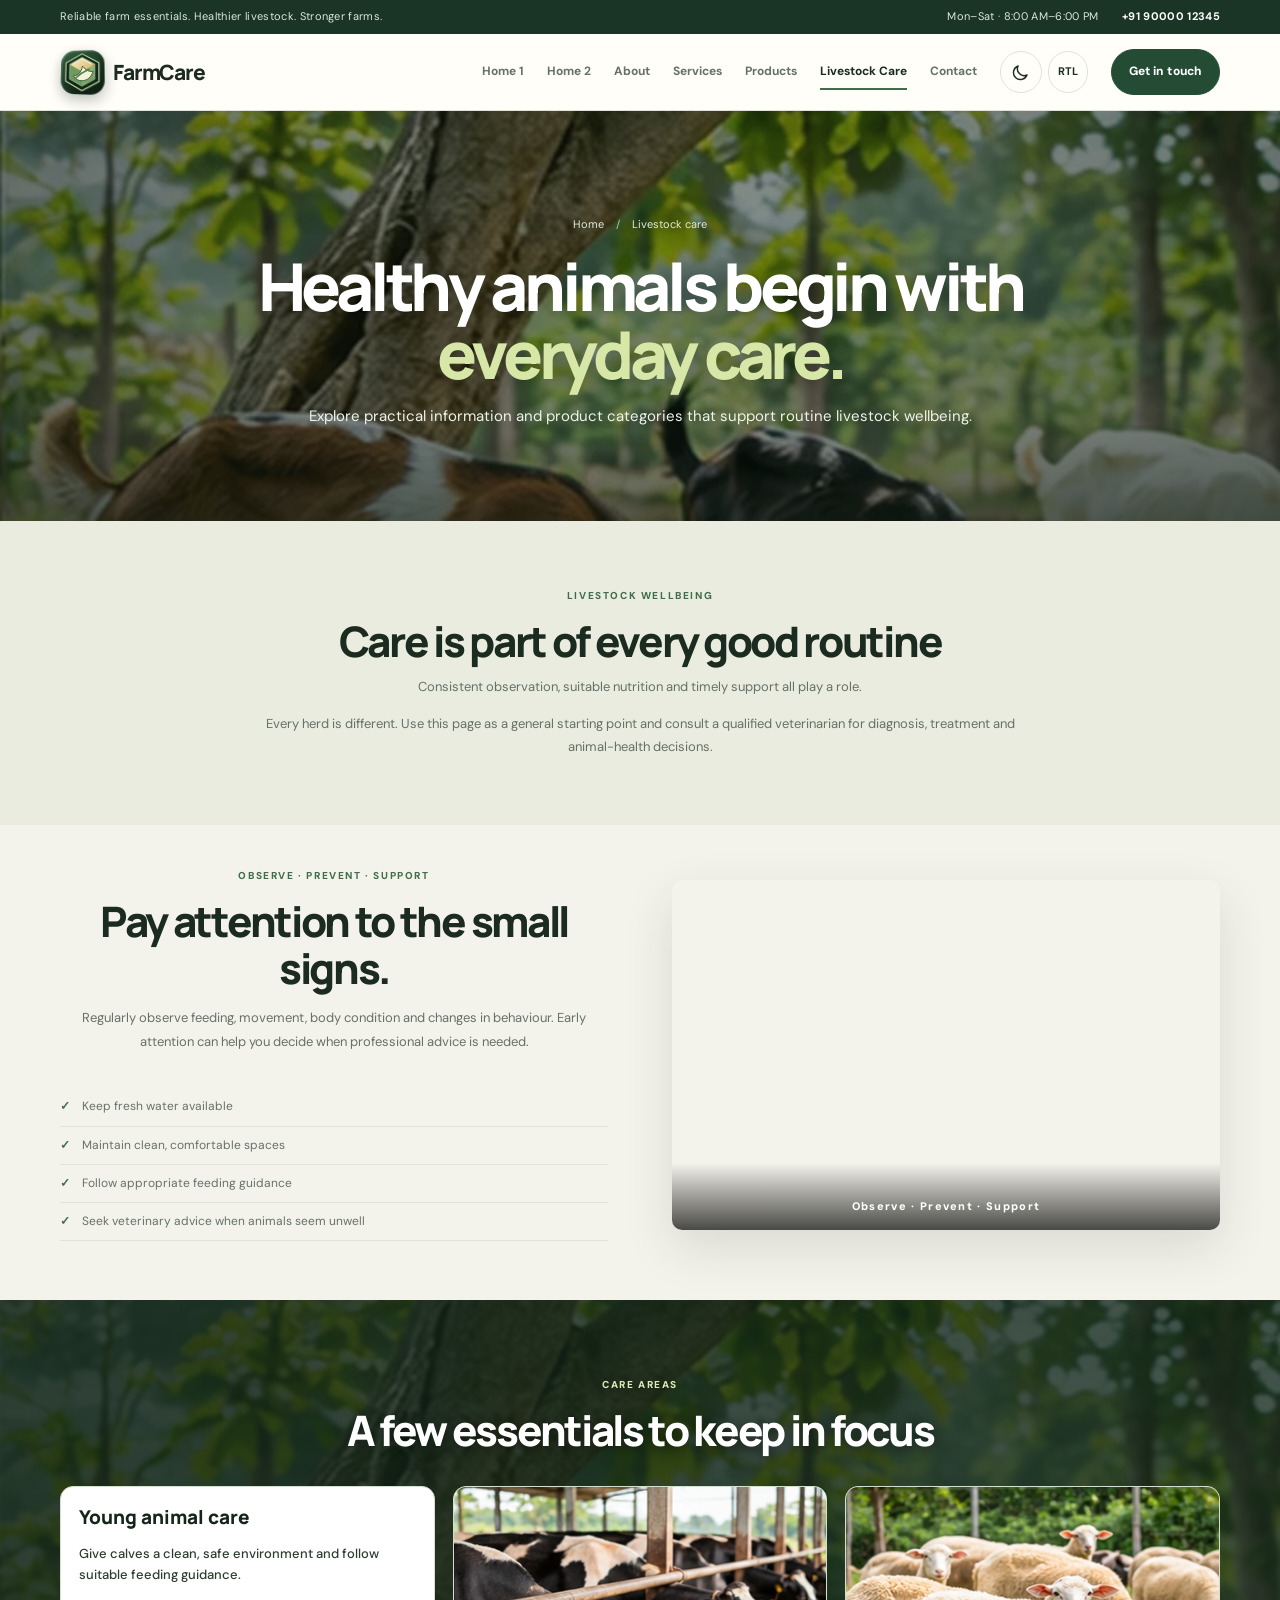
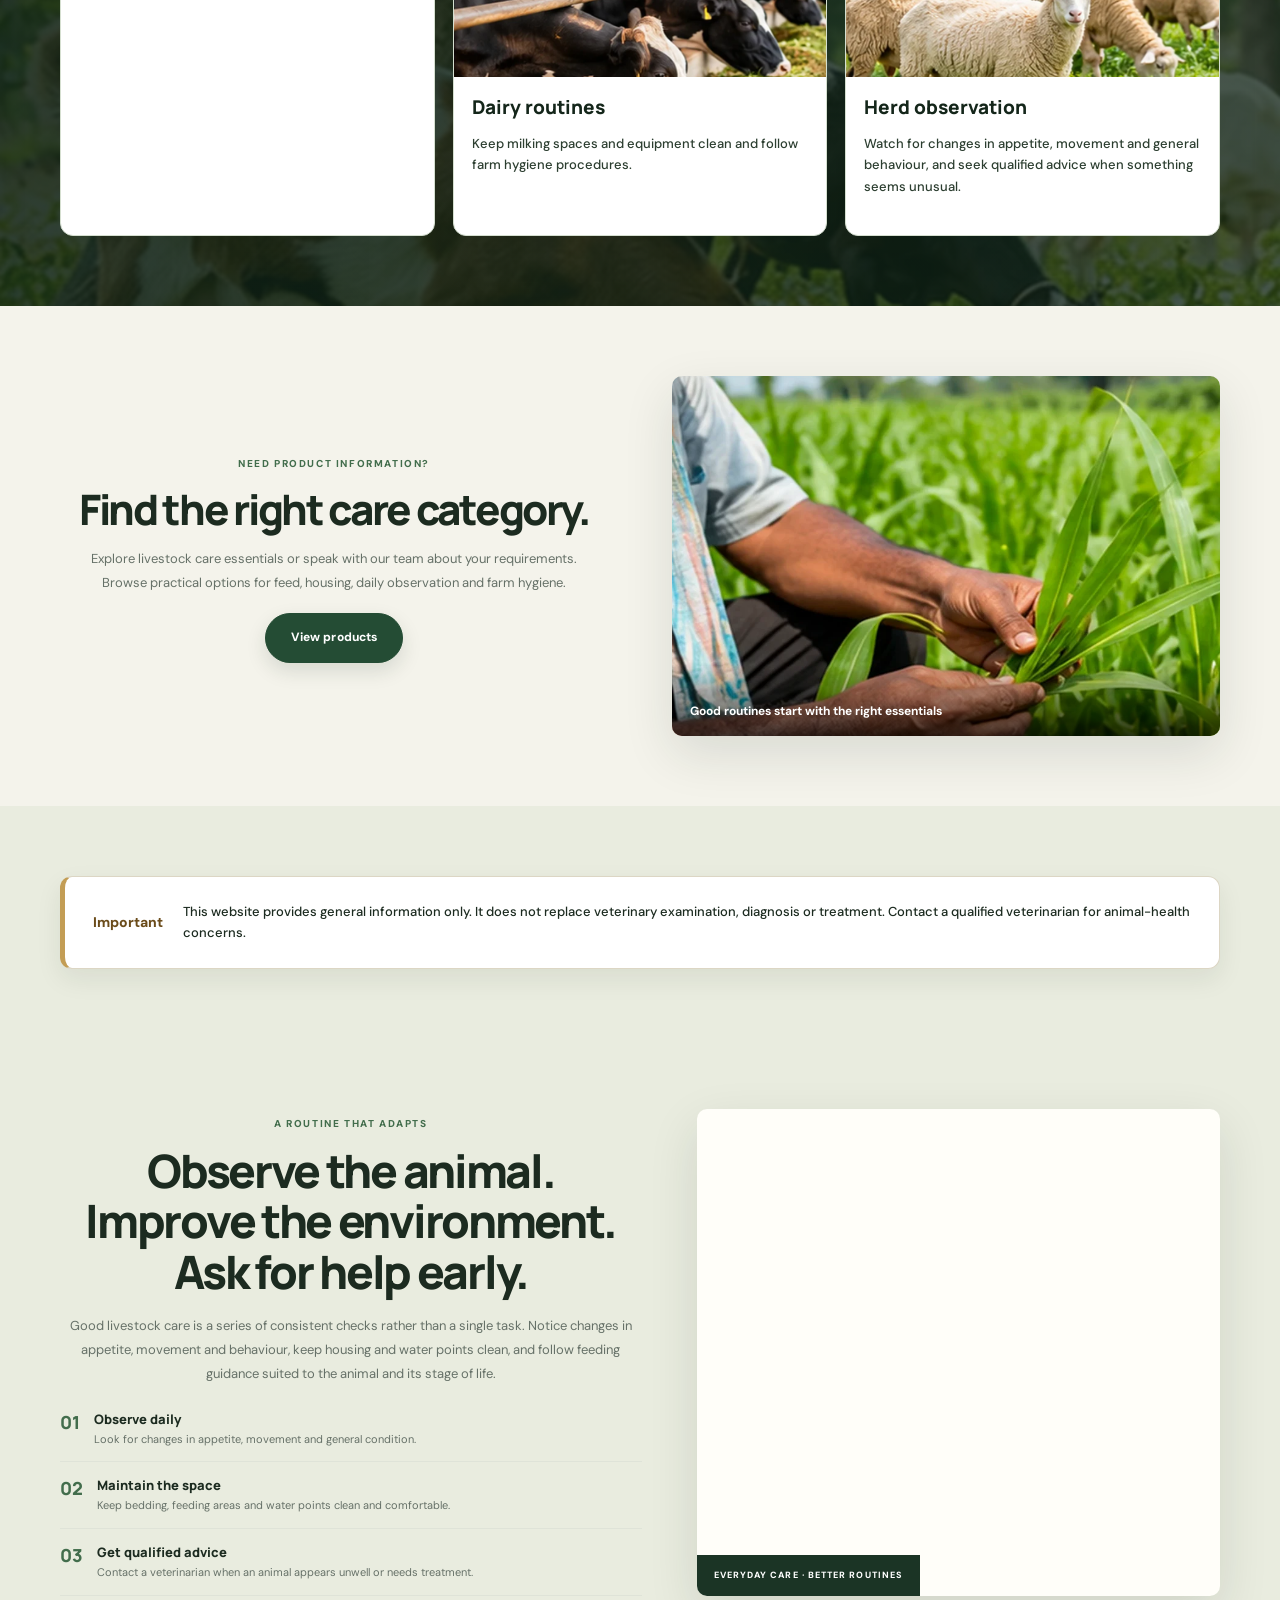
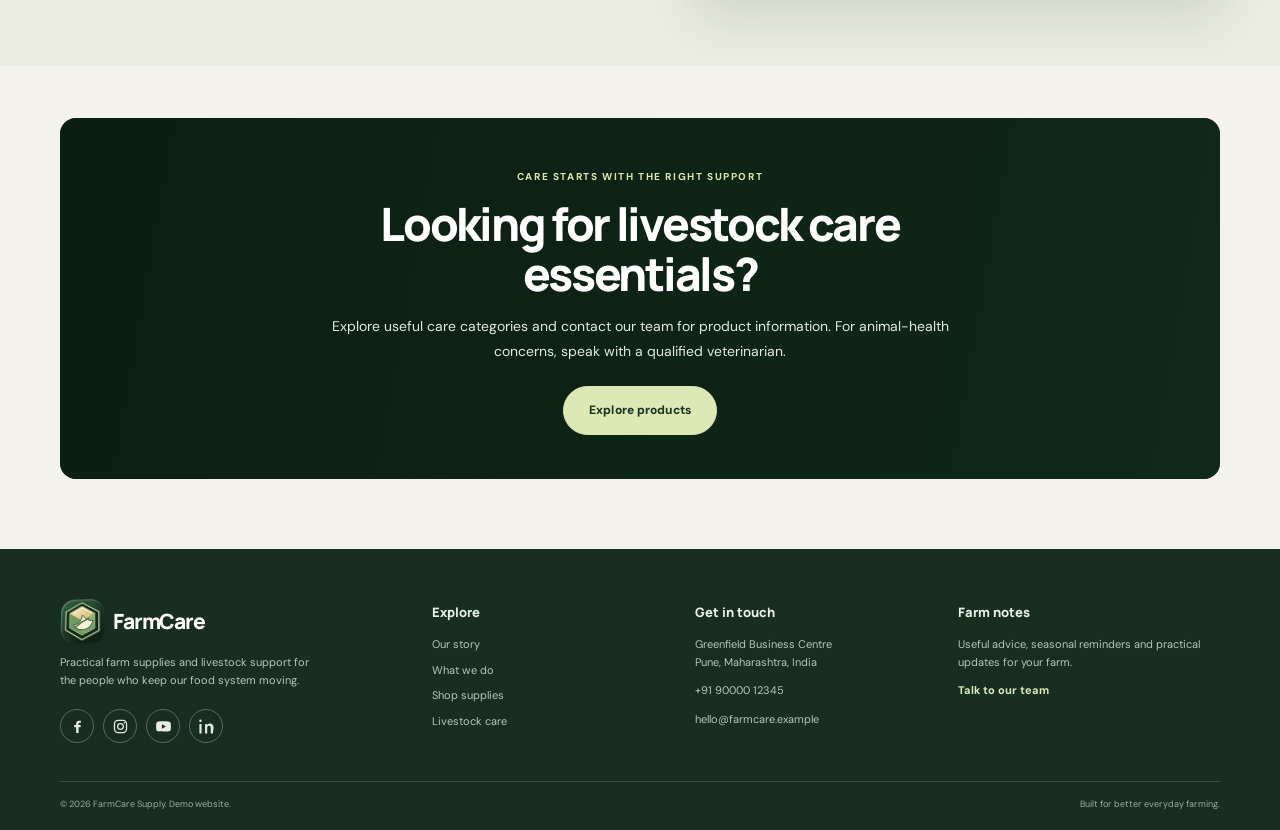
<file: livestock-care.html>
<!DOCTYPE html>

<html dir="ltr" lang="en"><head><meta charset="utf-8"/><meta content="width=device-width,initial-scale=1" name="viewport"/><meta content="#f5f3e9" name="theme-color"/><meta content="FarmCare Supply — practical farm essentials and livestock care." name="description"/><title>Livestock Care | FarmCare Supply</title><link href="assets/favicon.svg" rel="icon"/><link href="https://fonts.googleapis.com" rel="preconnect"/><link crossorigin="" href="https://fonts.gstatic.com" rel="preconnect"/><link href="https://fonts.googleapis.com/css2?family=DM+Sans:wght@400;500;600;700&amp;family=Manrope:wght@400;500;600;700;800&amp;display=swap" rel="stylesheet"/><link href="assets/style.css" rel="stylesheet"/></head><body data-page="livestock-care"><div class="topline"><div class="wrap top-inner"><span>Reliable farm essentials. Healthier livestock. Stronger farms.</span><span>Mon–Sat · 8:00 AM–6:00 PM <b>+91 90000 12345</b></span></div></div><header class="site-header"><div class="wrap nav-wrap"><a aria-label="FarmCare home" class="brand" href="index.html"><span class="brand-mark"><svg aria-hidden="true" viewbox="0 0 48 48" xmlns="http://www.w3.org/2000/svg">
<defs>
<lineargradient gradientunits="userSpaceOnUse" id="fcFace" x1="5" x2="43" y1="4" y2="45"><stop stop-color="#e9f2c5"></stop><stop offset=".42" stop-color="#a9c77f"></stop><stop offset="1" stop-color="#527e4d"></stop></lineargradient>
<lineargradient gradientunits="userSpaceOnUse" id="fcSide" x1="7" x2="40" y1="8" y2="42"><stop stop-color="#8db16e"></stop><stop offset="1" stop-color="#244c34"></stop></lineargradient>
<lineargradient gradientunits="userSpaceOnUse" id="fcGold" x1="9" x2="37" y1="5" y2="40"><stop stop-color="#fff6c9"></stop><stop offset="1" stop-color="#c49a48"></stop></lineargradient>
<filter height="170%" id="fcShadow" width="160%" x="-30%" y="-30%"><fedropshadow dx="0" dy="3" flood-color="#07140c" flood-opacity=".42" stddeviation="2"></fedropshadow></filter>
</defs>
<path d="M24 3 43 13.5v21L24 45 5 34.5v-21L24 3Z" fill="#10251a" filter="url(#fcShadow)" stroke="#d3e2ad" stroke-width="1.2"></path>
<path d="M24 7 38.5 15v17L24 40 9.5 32V15L24 7Z" fill="url(#fcSide)" stroke="#d7e7b4" stroke-opacity=".75"></path>
<path d="M24 8 38 15.7 24 23.6 10 15.7 24 8Z" fill="url(#fcGold)"></path>
<path d="M24 23.6 38 15.7v16.1L24 39.8V23.6Z" fill="url(#fcFace)"></path>
<path d="M24 23.6 10 15.7v16.1l14 8V23.6Z" fill="#6e9a5d"></path>
<path d="M14 28.5c5.8-.3 9.1-4.1 10.5-11.2 4.2 4.7 7.1 6.3 12.1 6.1-2.1 6.5-6.3 10.3-12.4 10.6-4.1.2-7.4-1.7-10.2-5.5Z" fill="#f5f2d9" stroke="#315c39" stroke-width="1.1"></path>
<path d="M16.3 31.4c4.2-4.3 8.5-7.5 15.6-10.6" fill="none" stroke="#527e4d" stroke-linecap="round" stroke-width="1.8"></path>
<path d="M13 14.7 24 8.5l10.7 6" fill="none" stroke="#fff8dc" stroke-linecap="round" stroke-opacity=".85" stroke-width="1.2"></path>
</svg></span><span class="brand-name">FarmCare</span></a><button aria-expanded="false" aria-label="Open navigation" class="menu-toggle"><span></span><span></span></button><nav class="main-nav"><a data-page="index" href="index.html">Home 1</a><a data-page="home-2" href="home-2.html">Home 2</a><a data-page="about" href="about.html">About</a><a data-page="services" href="services.html">Services</a><a data-page="products" href="products.html">Products</a><a data-page="livestock-care" href="livestock-care.html">Livestock Care</a><a data-page="contact" href="contact.html">Contact</a><div class="nav-tools"><button aria-label="Switch to dark theme" class="tool-btn theme-toggle" id="themeToggle" type="button"><svg class="theme-icon" viewBox="0 0 24 24" aria-hidden="true"><circle cx="12" cy="12" r="4"></circle><path d="M12 2v2M12 20v2M4.93 4.93l1.42 1.42m11.3 11.3 1.42 1.42M2 12h2m16 0h2M4.93 19.07l1.42-1.42m11.3-11.3 1.42-1.42"></path></svg></button><button aria-label="Toggle text direction" class="tool-btn" id="rtlToggle">RTL</button></div><a class="nav-cta" href="contact.html">Get in touch </a></nav></div></header><main><section class="inner-hero"><img alt="" aria-hidden="true" class="inner-hero-photo" data-fallback="assets/livestock-care-goats.webp" decoding="async" fetchpriority="high" loading="eager" onerror="this.onerror=null;this.src=this.dataset.fallback;" src="https://images.unsplash.com/photo-1774091961658-c4805b9b6fdc?auto=format&amp;fit=crop&amp;w=2560&amp;q=88"/><div class="wrap inner-hero-content"><div class="crumb">Home <span>/</span> Livestock care</div><h1>Healthy animals begin with <em>everyday care.</em></h1><p>Explore practical information and product categories that support routine livestock wellbeing.</p></div></section><section class="section care-intro"><div class="wrap inner-two"><div><div class="section-head"><span class="eyebrow">LIVESTOCK WELLBEING</span><h2>Care is part of every good routine</h2><p>Consistent observation, suitable nutrition and timely support all play a role.</p></div></div><div class="inner-copy"><p>Every herd is different. Use this page as a general starting point and consult a qualified veterinarian for diagnosis, treatment and animal-health decisions.</p></div></div></section><section class="section care-feature"><div class="wrap feature-grid"><div><span class="eyebrow">OBSERVE · PREVENT · SUPPORT</span><h2>Pay attention to the small signs.</h2><p>Regularly observe feeding, movement, body condition and changes in behaviour. Early attention can help you decide when professional advice is needed.</p><ul class="check-list"><li>Keep fresh water available</li><li>Maintain clean, comfortable spaces</li><li>Follow appropriate feeding guidance</li><li>Seek veterinary advice when animals seem unwell</li></ul></div><div class="care-feature-image"><img alt="Farmer inspecting fresh green fodder for livestock" data-fallback="assets/livestock-care-photo-04.webp" decoding="async" loading="lazy" onerror="this.onerror=null;this.src=this.dataset.fallback;" src="https://images.unsplash.com/photo-1764943051090-991c5a82174c?auto=format&amp;fit=crop&amp;w=2560&amp;q=88"/><span>Observe · Prevent · Support</span></div></div></section><section class="section care-grid-section" style="--section-photo:url('assets/faq-goats.webp')"><div class="wrap"><div class="section-head"><span class="eyebrow">CARE AREAS</span><h2>A few essentials to keep in focus</h2></div><div class="care-grid"><article><img alt="Goats grazing in a livestock enclosure" class="" data-fallback="assets/livestock-care-photo-02.webp" decoding="async" fetchpriority="auto" loading="lazy" onerror="this.onerror=null;this.src=this.dataset.fallback;" referrerpolicy="no-referrer" src="https://images.unsplash.com/photo-1722479056307-baaa22d0cc9f?auto=format&amp;fit=crop&amp;w=2560&amp;q=88"/><h3>Young animal care</h3><p>Give calves a clean, safe environment and follow suitable feeding guidance.</p></article><article><img alt="Dairy cattle standing in a clean barn" class="" decoding="async" fetchpriority="auto" loading="lazy" referrerpolicy="no-referrer" src="assets/livestock-care-dairy.webp"/><h3>Dairy routines</h3><p>Keep milking spaces and equipment clean and follow farm hygiene procedures.</p></article><article><img alt="Sheep resting together in a clean pasture" decoding="async" loading="lazy" src="assets/faq-sheep.webp"/><h3>Herd observation</h3><p>Watch for changes in appetite, movement and general behaviour, and seek qualified advice when something seems unusual.</p></article></div></div></section><section class="section care-banner"><div class="wrap band-grid"><div class="care-banner-copy"><span class="eyebrow">NEED PRODUCT INFORMATION?</span><h2>Find the right care category.</h2><p>Explore livestock care essentials or speak with our team about your requirements. Browse practical options for feed, housing, daily observation and farm hygiene.</p><a class="btn" href="products.html">View products </a></div><figure class="care-banner-photo"><img alt="Fresh green fodder being checked by a farmer" decoding="async" loading="lazy" src="assets/livestock-care-fodder.webp"/><figcaption>Good routines start with the right essentials</figcaption></figure></div></section><section class="section care-disclaimer" style="--section-photo:url('assets/about-hay.webp')"><div class="wrap disclaimer"><b>Important</b><p>This website provides general information only. It does not replace veterinary examination, diagnosis or treatment. Contact a qualified veterinarian for animal-health concerns.</p></div></section><section class="section care-routine-section"><div class="wrap care-routine-grid"><div class="care-routine-copy"><span class="eyebrow">A ROUTINE THAT ADAPTS</span><h2>Observe the animal. Improve the environment. Ask for help early.</h2><p>Good livestock care is a series of consistent checks rather than a single task. Notice changes in appetite, movement and behaviour, keep housing and water points clean, and follow feeding guidance suited to the animal and its stage of life.</p><ul class="care-routine-list"><li><b>01</b><span><strong>Observe daily</strong><small>Look for changes in appetite, movement and general condition.</small></span></li><li><b>02</b><span><strong>Maintain the space</strong><small>Keep bedding, feeding areas and water points clean and comfortable.</small></span></li><li><b>03</b><span><strong>Get qualified advice</strong><small>Contact a veterinarian when an animal appears unwell or needs treatment.</small></span></li></ul></div><div class="care-routine-visual"><img alt="Healthy cattle grazing in a green pasture" data-fallback="assets/livestock-care-photo-05.webp" decoding="async" loading="lazy" onerror="this.onerror=null;this.src=this.dataset.fallback;" src="https://images.unsplash.com/photo-1715177323471-1c2923324cb2?auto=format&amp;fit=crop&amp;w=2560&amp;q=88"/><span>EVERYDAY CARE · BETTER ROUTINES</span></div></div></section><section class="universal-final-cta" style="--cta-image:none"><div class="wrap"><div class="universal-cta-panel"><div class="universal-cta-copy"><span class="eyebrow">CARE STARTS WITH THE RIGHT SUPPORT</span><h2>Looking for livestock care essentials?</h2><p>Explore useful care categories and contact our team for product information. For animal-health concerns, speak with a qualified veterinarian.</p><a class="btn universal-cta-button" href="products.html">Explore products </a></div></div></div></section></main><footer class="footer"><div class="wrap footer-main">
<div class="footer-brand"><a aria-label="FarmCare home" class="brand" href="index.html"><span class="brand-mark"><svg aria-hidden="true" viewbox="0 0 48 48" xmlns="http://www.w3.org/2000/svg">
<defs>
<lineargradient gradientunits="userSpaceOnUse" id="fcFace" x1="5" x2="43" y1="4" y2="45"><stop stop-color="#e9f2c5"></stop><stop offset=".42" stop-color="#a9c77f"></stop><stop offset="1" stop-color="#527e4d"></stop></lineargradient>
<lineargradient gradientunits="userSpaceOnUse" id="fcSide" x1="7" x2="40" y1="8" y2="42"><stop stop-color="#8db16e"></stop><stop offset="1" stop-color="#244c34"></stop></lineargradient>
<lineargradient gradientunits="userSpaceOnUse" id="fcGold" x1="9" x2="37" y1="5" y2="40"><stop stop-color="#fff6c9"></stop><stop offset="1" stop-color="#c49a48"></stop></lineargradient>
<filter height="170%" id="fcShadow" width="160%" x="-30%" y="-30%"><fedropshadow dx="0" dy="3" flood-color="#07140c" flood-opacity=".42" stddeviation="2"></fedropshadow></filter>
</defs>
<path d="M24 3 43 13.5v21L24 45 5 34.5v-21L24 3Z" fill="#10251a" filter="url(#fcShadow)" stroke="#d3e2ad" stroke-width="1.2"></path>
<path d="M24 7 38.5 15v17L24 40 9.5 32V15L24 7Z" fill="url(#fcSide)" stroke="#d7e7b4" stroke-opacity=".75"></path>
<path d="M24 8 38 15.7 24 23.6 10 15.7 24 8Z" fill="url(#fcGold)"></path>
<path d="M24 23.6 38 15.7v16.1L24 39.8V23.6Z" fill="url(#fcFace)"></path>
<path d="M24 23.6 10 15.7v16.1l14 8V23.6Z" fill="#6e9a5d"></path>
<path d="M14 28.5c5.8-.3 9.1-4.1 10.5-11.2 4.2 4.7 7.1 6.3 12.1 6.1-2.1 6.5-6.3 10.3-12.4 10.6-4.1.2-7.4-1.7-10.2-5.5Z" fill="#f5f2d9" stroke="#315c39" stroke-width="1.1"></path>
<path d="M16.3 31.4c4.2-4.3 8.5-7.5 15.6-10.6" fill="none" stroke="#527e4d" stroke-linecap="round" stroke-width="1.8"></path>
<path d="M13 14.7 24 8.5l10.7 6" fill="none" stroke="#fff8dc" stroke-linecap="round" stroke-opacity=".85" stroke-width="1.2"></path>
</svg></span><span class="brand-name">FarmCare</span></a><p>Practical farm supplies and livestock support for the people who keep our food system moving.</p><div aria-label="Social media links" class="footer-social"><a aria-label="Facebook" href="https://www.facebook.com/" rel="noopener" target="_blank"><svg aria-hidden="true" viewbox="0 0 24 24"><path d="M13.5 21v-8h2.7l.4-3h-3.1V8.1c0-.9.3-1.5 1.6-1.5h1.7V3.9c-.3 0-1.3-.1-2.5-.1-2.5 0-4.2 1.5-4.2 4.3V10H7.3v3h2.8v8z" fill="currentColor"></path></svg></a><a aria-label="Instagram" href="https://www.instagram.com/" rel="noopener" target="_blank"><svg aria-hidden="true" viewbox="0 0 24 24"><rect fill="none" height="17" rx="5" stroke="currentColor" stroke-width="1.8" width="17" x="3.5" y="3.5"></rect><circle cx="12" cy="12" fill="none" r="4" stroke="currentColor" stroke-width="1.8"></circle><circle cx="17.6" cy="6.7" fill="currentColor" r="1.1"></circle></svg></a><a aria-label="YouTube" href="https://www.youtube.com/" rel="noopener" target="_blank"><svg aria-hidden="true" viewbox="0 0 24 24"><path d="M22 7.2a2.8 2.8 0 0 0-2-2C18.2 4.7 12 4.7 12 4.7s-6.2 0-8 .5a2.8 2.8 0 0 0-2 2A29 29 0 0 0 1.5 12 29 29 0 0 0 2 16.8a2.8 2.8 0 0 0 2 2c1.8.5 8 .5 8 .5s6.2 0 8-.5a2.8 2.8 0 0 0 2-2 29 29 0 0 0 .5-4.8 29 29 0 0 0-.5-4.8ZM9.8 15.3V8.7l5.7 3.3z" fill="currentColor"></path></svg></a><a aria-label="LinkedIn" href="https://www.linkedin.com/" rel="noopener" target="_blank"><svg aria-hidden="true" viewbox="0 0 24 24"><path d="M5 8.5H2V22h3zM3.5 2A1.8 1.8 0 1 0 3.5 5.6 1.8 1.8 0 0 0 3.5 2ZM22 13.7c0-4.1-2.2-6-5.1-6a4.4 4.4 0 0 0-4 2.2V8.5H10V22h3v-7.2c0-1.9.4-3.7 2.7-3.7s2.3 2.1 2.3 3.8V22h3z" fill="currentColor"></path></svg></a></div></div>
<div><h4>Explore</h4><a href="about.html">Our story</a><a href="services.html">What we do</a><a href="products.html">Shop supplies</a><a href="livestock-care.html">Livestock care</a></div>
<div><h4>Get in touch</h4><p>Greenfield Business Centre<br/>Pune, Maharashtra, India</p><p><a href="tel:+919000012345">+91 90000 12345</a></p><p><a href="mailto:hello@farmcare.example">hello@farmcare.example</a></p></div>
<div><h4>Farm notes</h4><p>Useful advice, seasonal reminders and practical updates for your farm.</p><a class="footer-link" href="contact.html">Talk to our team </a></div>
</div><div class="wrap footer-bottom"><span>© 2026 FarmCare Supply. Demo website.</span><span>Built for better everyday farming.</span></div></footer><div aria-hidden="true" class="lightbox" id="lightbox"><button aria-label="Close image" class="lightbox-close">×</button><img alt="Expanded farm photograph"/></div><button aria-label="Back to top" class="back-to-top" title="Back to top" type="button">↑</button><script src="assets/app.js"></script></body></html>
</file>
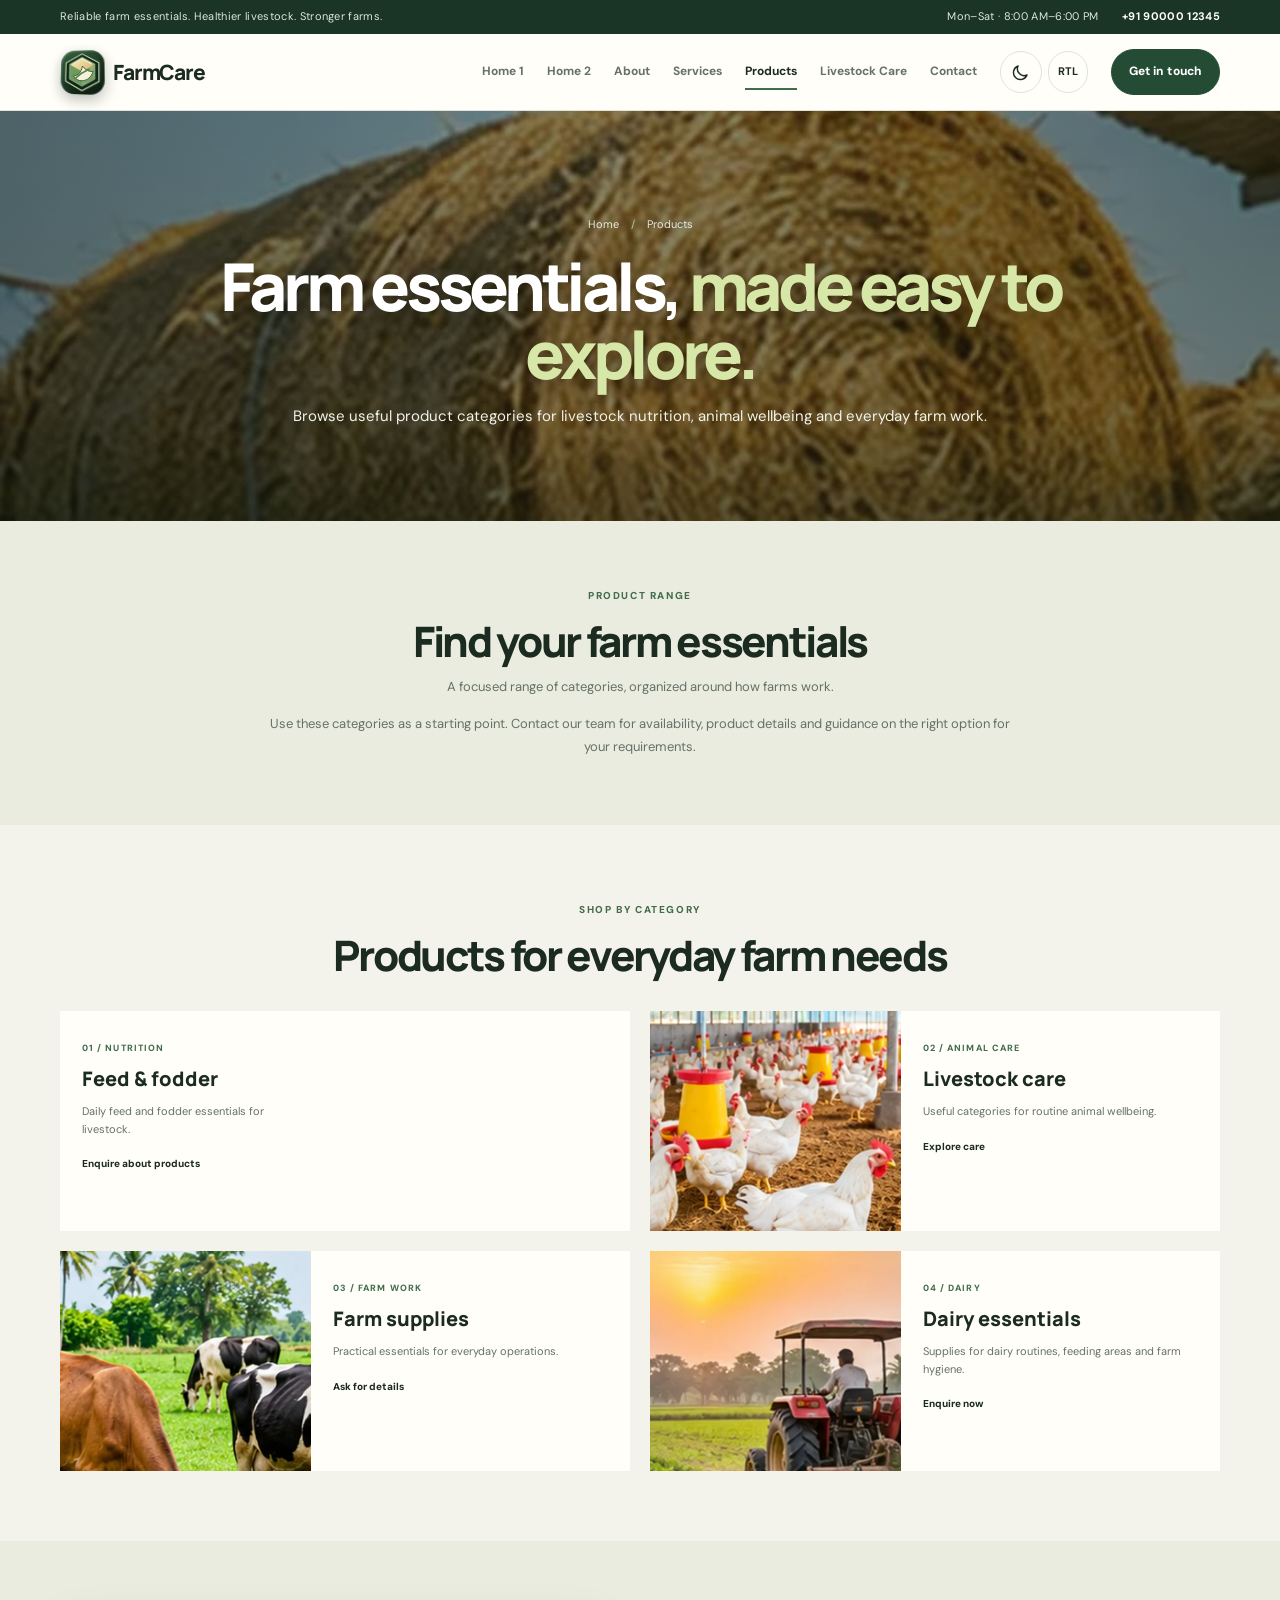
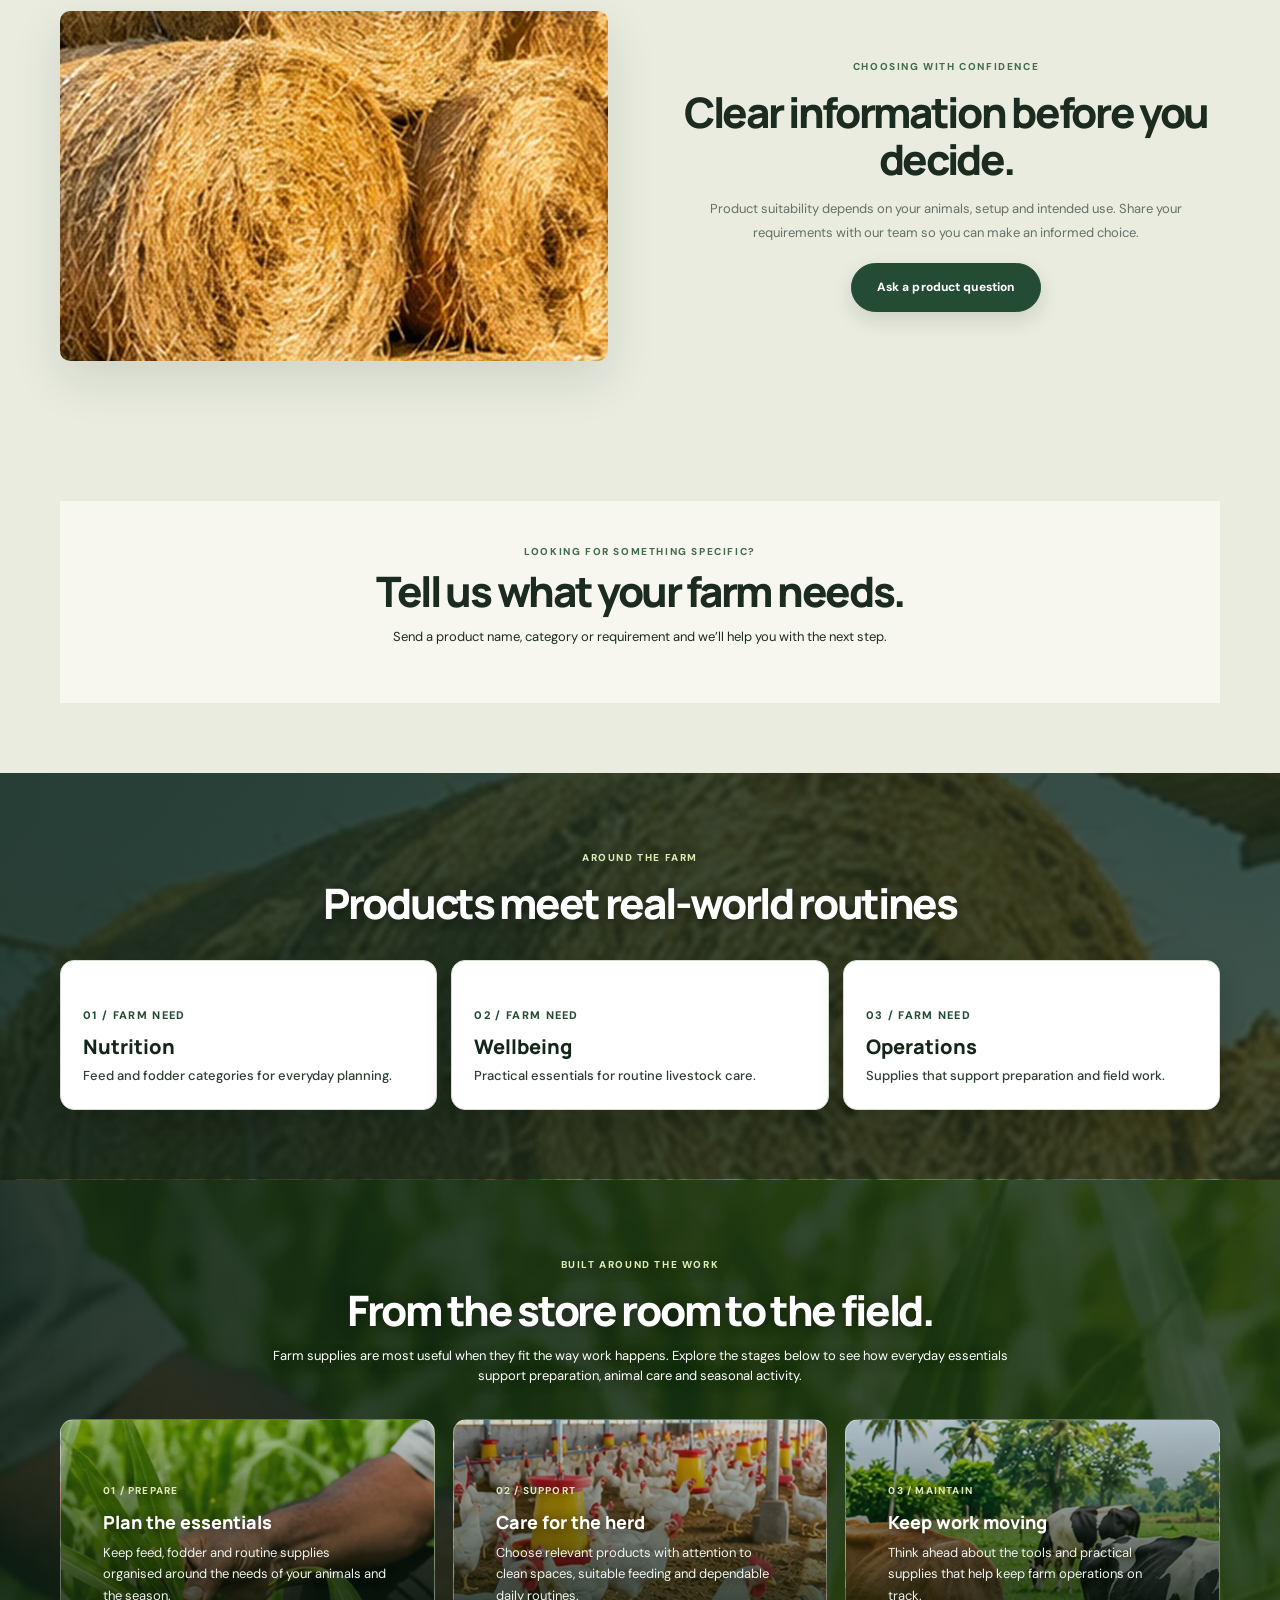
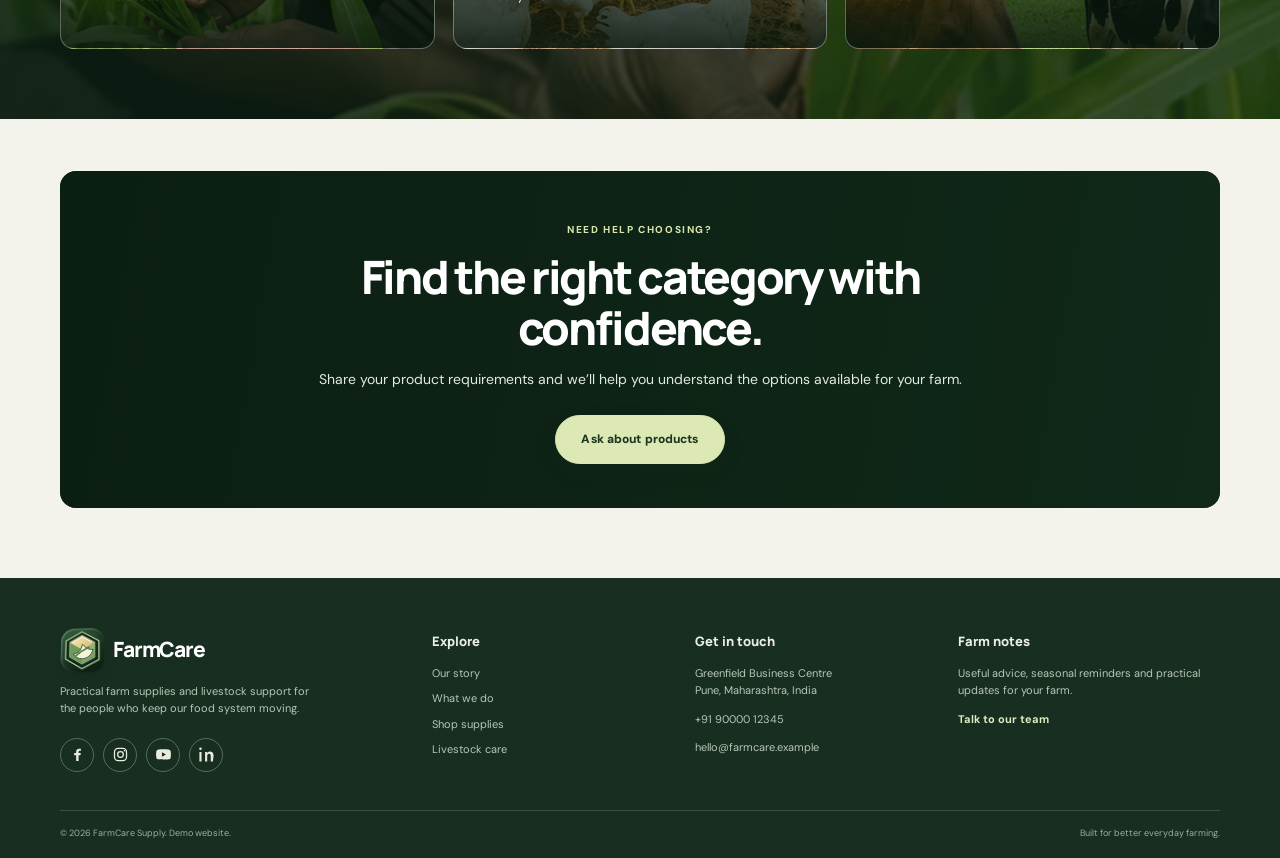
<file: products.html>
<!DOCTYPE html>

<html dir="ltr" lang="en"><head><meta charset="utf-8"/><meta content="width=device-width,initial-scale=1" name="viewport"/><meta content="#f5f3e9" name="theme-color"/><meta content="FarmCare Supply — practical farm essentials and livestock care." name="description"/><title>Products | FarmCare Supply</title><link href="assets/favicon.svg" rel="icon"/><link href="https://fonts.googleapis.com" rel="preconnect"/><link crossorigin="" href="https://fonts.gstatic.com" rel="preconnect"/><link href="https://fonts.googleapis.com/css2?family=DM+Sans:wght@400;500;600;700&amp;family=Manrope:wght@400;500;600;700;800&amp;display=swap" rel="stylesheet"/><link href="assets/style.css" rel="stylesheet"/></head><body data-page="products"><div class="topline"><div class="wrap top-inner"><span>Reliable farm essentials. Healthier livestock. Stronger farms.</span><span>Mon–Sat · 8:00 AM–6:00 PM <b>+91 90000 12345</b></span></div></div><header class="site-header"><div class="wrap nav-wrap"><a aria-label="FarmCare home" class="brand" href="index.html"><span class="brand-mark"><svg aria-hidden="true" viewbox="0 0 48 48" xmlns="http://www.w3.org/2000/svg">
<defs>
<lineargradient gradientunits="userSpaceOnUse" id="fcFace" x1="5" x2="43" y1="4" y2="45"><stop stop-color="#e9f2c5"></stop><stop offset=".42" stop-color="#a9c77f"></stop><stop offset="1" stop-color="#527e4d"></stop></lineargradient>
<lineargradient gradientunits="userSpaceOnUse" id="fcSide" x1="7" x2="40" y1="8" y2="42"><stop stop-color="#8db16e"></stop><stop offset="1" stop-color="#244c34"></stop></lineargradient>
<lineargradient gradientunits="userSpaceOnUse" id="fcGold" x1="9" x2="37" y1="5" y2="40"><stop stop-color="#fff6c9"></stop><stop offset="1" stop-color="#c49a48"></stop></lineargradient>
<filter height="170%" id="fcShadow" width="160%" x="-30%" y="-30%"><fedropshadow dx="0" dy="3" flood-color="#07140c" flood-opacity=".42" stddeviation="2"></fedropshadow></filter>
</defs>
<path d="M24 3 43 13.5v21L24 45 5 34.5v-21L24 3Z" fill="#10251a" filter="url(#fcShadow)" stroke="#d3e2ad" stroke-width="1.2"></path>
<path d="M24 7 38.5 15v17L24 40 9.5 32V15L24 7Z" fill="url(#fcSide)" stroke="#d7e7b4" stroke-opacity=".75"></path>
<path d="M24 8 38 15.7 24 23.6 10 15.7 24 8Z" fill="url(#fcGold)"></path>
<path d="M24 23.6 38 15.7v16.1L24 39.8V23.6Z" fill="url(#fcFace)"></path>
<path d="M24 23.6 10 15.7v16.1l14 8V23.6Z" fill="#6e9a5d"></path>
<path d="M14 28.5c5.8-.3 9.1-4.1 10.5-11.2 4.2 4.7 7.1 6.3 12.1 6.1-2.1 6.5-6.3 10.3-12.4 10.6-4.1.2-7.4-1.7-10.2-5.5Z" fill="#f5f2d9" stroke="#315c39" stroke-width="1.1"></path>
<path d="M16.3 31.4c4.2-4.3 8.5-7.5 15.6-10.6" fill="none" stroke="#527e4d" stroke-linecap="round" stroke-width="1.8"></path>
<path d="M13 14.7 24 8.5l10.7 6" fill="none" stroke="#fff8dc" stroke-linecap="round" stroke-opacity=".85" stroke-width="1.2"></path>
</svg></span><span class="brand-name">FarmCare</span></a><button aria-expanded="false" aria-label="Open navigation" class="menu-toggle"><span></span><span></span></button><nav class="main-nav"><a data-page="index" href="index.html">Home 1</a><a data-page="home-2" href="home-2.html">Home 2</a><a data-page="about" href="about.html">About</a><a data-page="services" href="services.html">Services</a><a data-page="products" href="products.html">Products</a><a data-page="livestock-care" href="livestock-care.html">Livestock Care</a><a data-page="contact" href="contact.html">Contact</a><div class="nav-tools"><button aria-label="Switch to dark theme" class="tool-btn theme-toggle" id="themeToggle" type="button"><svg class="theme-icon" viewBox="0 0 24 24" aria-hidden="true"><circle cx="12" cy="12" r="4"></circle><path d="M12 2v2M12 20v2M4.93 4.93l1.42 1.42m11.3 11.3 1.42 1.42M2 12h2m16 0h2M4.93 19.07l1.42-1.42m11.3-11.3 1.42-1.42"></path></svg></button><button aria-label="Toggle text direction" class="tool-btn" id="rtlToggle">RTL</button></div><a class="nav-cta" href="contact.html">Get in touch </a></nav></div></header><main><section class="inner-hero"><img alt="" aria-hidden="true" class="inner-hero-photo" data-fallback="assets/products-photo-01.webp" decoding="async" fetchpriority="high" loading="eager" onerror="this.onerror=null;this.src=this.dataset.fallback;" src="https://images.unsplash.com/photo-1659261272481-f97d220c9151?auto=format&amp;fit=crop&amp;w=2560&amp;q=88"/><div class="wrap inner-hero-content"><div class="crumb">Home <span>/</span> Products</div><h1>Farm essentials, <em>made easy to explore.</em></h1><p>Browse useful product categories for livestock nutrition, animal wellbeing and everyday farm work.</p></div></section><section class="section product-intro"><div class="wrap inner-two"><div><div class="section-head"><span class="eyebrow">PRODUCT RANGE</span><h2>Find your farm essentials</h2><p>A focused range of categories, organized around how farms work.</p></div></div><div class="inner-copy"><p>Use these categories as a starting point. Contact our team for availability, product details and guidance on the right option for your requirements.</p></div></div></section><section class="section product-grid-section"><div class="wrap"><div class="section-head"><span class="eyebrow">SHOP BY CATEGORY</span><h2>Products for everyday farm needs</h2></div><div class="product-grid"><article><img alt="Cattle drinking from a clean farm water trough" class="" data-fallback="assets/products-photo-02.webp" decoding="async" fetchpriority="auto" loading="lazy" onerror="this.onerror=null;this.src=this.dataset.fallback;" referrerpolicy="no-referrer" src="https://images.unsplash.com/photo-1730810618606-9a3f016d826d?auto=format&amp;fit=crop&amp;w=2560&amp;q=88"/><div><small>01 / NUTRITION</small><h3>Feed &amp; fodder</h3><p>Daily feed and fodder essentials for livestock.</p><a href="contact.html">Enquire about products </a></div></article><article><img alt="Dairy cow drinking water in a green pasture" class="" decoding="async" fetchpriority="auto" loading="lazy" referrerpolicy="no-referrer" src="assets/products-photo-03.webp"/><div><small>02 / ANIMAL CARE</small><h3>Livestock care</h3><p>Useful categories for routine animal wellbeing.</p><a href="livestock-care.html">Explore care </a></div></article><article><img alt="Mixed flock of sheep and goats in a rural field" class="" decoding="async" fetchpriority="auto" loading="lazy" referrerpolicy="no-referrer" src="assets/products-photo-04.webp"/><div><small>03 / FARM WORK</small><h3>Farm supplies</h3><p>Practical essentials for everyday operations.</p><a href="contact.html">Ask for details </a></div></article><article><img alt="Tractor working across a farm field at sunrise" decoding="async" loading="lazy" src="assets/products-photo-05.webp"/><div><small>04 / DAIRY</small><h3>Dairy essentials</h3><p>Supplies for dairy routines, feeding areas and farm hygiene.</p><a href="contact.html">Enquire now </a></div></article></div></div></section><section class="section product-feature"><div class="wrap feature-grid"><div class="product-feature-image"><img alt="Hay and fodder supplies stored for farm use" decoding="async" loading="lazy" src="assets/products-photo-06.webp"/></div><div><span class="eyebrow">CHOOSING WITH CONFIDENCE</span><h2>Clear information before you decide.</h2><p>Product suitability depends on your animals, setup and intended use. Share your requirements with our team so you can make an informed choice.</p><a class="btn" href="contact.html">Ask a product question </a></div></div></section><section class="section product-note"><div class="wrap note-panel"><span class="eyebrow">LOOKING FOR SOMETHING SPECIFIC?</span><h2>Tell us what your farm needs.</h2><p>Send a product name, category or requirement and we’ll help you with the next step.</p></div></section><section class="section product-gallery" style="--section-photo:url('assets/products-photo-01.webp')"><div class="wrap"><div class="section-head"><span class="eyebrow">AROUND THE FARM</span><h2>Products meet real-world routines</h2></div><div class="product-routine-highlights"><article><small>01 / FARM NEED</small><h3>Nutrition</h3><p>Feed and fodder categories for everyday planning.</p></article><article><small>02 / FARM NEED</small><h3>Wellbeing</h3><p>Practical essentials for routine livestock care.</p></article><article><small>03 / FARM NEED</small><h3>Operations</h3><p>Supplies that support preparation and field work.</p></article></div></div></section><section class="section product-routine-section" style="--section-photo:url('assets/products-photo-07.webp')"><div class="wrap"><div class="section-head"><span class="eyebrow">BUILT AROUND THE WORK</span><h2>From the store room to the field.</h2><p>Farm supplies are most useful when they fit the way work happens. Explore the stages below to see how everyday essentials support preparation, animal care and seasonal activity.</p></div><div class="routine-photo-grid"><article><div><b>01 / PREPARE</b><h3>Plan the essentials</h3><p>Keep feed, fodder and routine supplies organised around the needs of your animals and the season.</p></div></article><article><div><b>02 / SUPPORT</b><h3>Care for the herd</h3><p>Choose relevant products with attention to clean spaces, suitable feeding and dependable daily routines.</p></div></article><article><div><b>03 / MAINTAIN</b><h3>Keep work moving</h3><p>Think ahead about the tools and practical supplies that help keep farm operations on track.</p></div></article></div></div></section><section class="universal-final-cta" style="--cta-image:none"><div class="wrap"><div class="universal-cta-panel"><div class="universal-cta-copy"><span class="eyebrow">NEED HELP CHOOSING?</span><h2>Find the right category with confidence.</h2><p>Share your product requirements and we’ll help you understand the options available for your farm.</p><a class="btn universal-cta-button" href="contact.html">Ask about products </a></div></div></div></section></main><footer class="footer"><div class="wrap footer-main">
<div class="footer-brand"><a aria-label="FarmCare home" class="brand" href="index.html"><span class="brand-mark"><svg aria-hidden="true" viewbox="0 0 48 48" xmlns="http://www.w3.org/2000/svg">
<defs>
<lineargradient gradientunits="userSpaceOnUse" id="fcFace" x1="5" x2="43" y1="4" y2="45"><stop stop-color="#e9f2c5"></stop><stop offset=".42" stop-color="#a9c77f"></stop><stop offset="1" stop-color="#527e4d"></stop></lineargradient>
<lineargradient gradientunits="userSpaceOnUse" id="fcSide" x1="7" x2="40" y1="8" y2="42"><stop stop-color="#8db16e"></stop><stop offset="1" stop-color="#244c34"></stop></lineargradient>
<lineargradient gradientunits="userSpaceOnUse" id="fcGold" x1="9" x2="37" y1="5" y2="40"><stop stop-color="#fff6c9"></stop><stop offset="1" stop-color="#c49a48"></stop></lineargradient>
<filter height="170%" id="fcShadow" width="160%" x="-30%" y="-30%"><fedropshadow dx="0" dy="3" flood-color="#07140c" flood-opacity=".42" stddeviation="2"></fedropshadow></filter>
</defs>
<path d="M24 3 43 13.5v21L24 45 5 34.5v-21L24 3Z" fill="#10251a" filter="url(#fcShadow)" stroke="#d3e2ad" stroke-width="1.2"></path>
<path d="M24 7 38.5 15v17L24 40 9.5 32V15L24 7Z" fill="url(#fcSide)" stroke="#d7e7b4" stroke-opacity=".75"></path>
<path d="M24 8 38 15.7 24 23.6 10 15.7 24 8Z" fill="url(#fcGold)"></path>
<path d="M24 23.6 38 15.7v16.1L24 39.8V23.6Z" fill="url(#fcFace)"></path>
<path d="M24 23.6 10 15.7v16.1l14 8V23.6Z" fill="#6e9a5d"></path>
<path d="M14 28.5c5.8-.3 9.1-4.1 10.5-11.2 4.2 4.7 7.1 6.3 12.1 6.1-2.1 6.5-6.3 10.3-12.4 10.6-4.1.2-7.4-1.7-10.2-5.5Z" fill="#f5f2d9" stroke="#315c39" stroke-width="1.1"></path>
<path d="M16.3 31.4c4.2-4.3 8.5-7.5 15.6-10.6" fill="none" stroke="#527e4d" stroke-linecap="round" stroke-width="1.8"></path>
<path d="M13 14.7 24 8.5l10.7 6" fill="none" stroke="#fff8dc" stroke-linecap="round" stroke-opacity=".85" stroke-width="1.2"></path>
</svg></span><span class="brand-name">FarmCare</span></a><p>Practical farm supplies and livestock support for the people who keep our food system moving.</p><div aria-label="Social media links" class="footer-social"><a aria-label="Facebook" href="https://www.facebook.com/" rel="noopener" target="_blank"><svg aria-hidden="true" viewbox="0 0 24 24"><path d="M13.5 21v-8h2.7l.4-3h-3.1V8.1c0-.9.3-1.5 1.6-1.5h1.7V3.9c-.3 0-1.3-.1-2.5-.1-2.5 0-4.2 1.5-4.2 4.3V10H7.3v3h2.8v8z" fill="currentColor"></path></svg></a><a aria-label="Instagram" href="https://www.instagram.com/" rel="noopener" target="_blank"><svg aria-hidden="true" viewbox="0 0 24 24"><rect fill="none" height="17" rx="5" stroke="currentColor" stroke-width="1.8" width="17" x="3.5" y="3.5"></rect><circle cx="12" cy="12" fill="none" r="4" stroke="currentColor" stroke-width="1.8"></circle><circle cx="17.6" cy="6.7" fill="currentColor" r="1.1"></circle></svg></a><a aria-label="YouTube" href="https://www.youtube.com/" rel="noopener" target="_blank"><svg aria-hidden="true" viewbox="0 0 24 24"><path d="M22 7.2a2.8 2.8 0 0 0-2-2C18.2 4.7 12 4.7 12 4.7s-6.2 0-8 .5a2.8 2.8 0 0 0-2 2A29 29 0 0 0 1.5 12 29 29 0 0 0 2 16.8a2.8 2.8 0 0 0 2 2c1.8.5 8 .5 8 .5s6.2 0 8-.5a2.8 2.8 0 0 0 2-2 29 29 0 0 0 .5-4.8 29 29 0 0 0-.5-4.8ZM9.8 15.3V8.7l5.7 3.3z" fill="currentColor"></path></svg></a><a aria-label="LinkedIn" href="https://www.linkedin.com/" rel="noopener" target="_blank"><svg aria-hidden="true" viewbox="0 0 24 24"><path d="M5 8.5H2V22h3zM3.5 2A1.8 1.8 0 1 0 3.5 5.6 1.8 1.8 0 0 0 3.5 2ZM22 13.7c0-4.1-2.2-6-5.1-6a4.4 4.4 0 0 0-4 2.2V8.5H10V22h3v-7.2c0-1.9.4-3.7 2.7-3.7s2.3 2.1 2.3 3.8V22h3z" fill="currentColor"></path></svg></a></div></div>
<div><h4>Explore</h4><a href="about.html">Our story</a><a href="services.html">What we do</a><a href="products.html">Shop supplies</a><a href="livestock-care.html">Livestock care</a></div>
<div><h4>Get in touch</h4><p>Greenfield Business Centre<br/>Pune, Maharashtra, India</p><p><a href="tel:+919000012345">+91 90000 12345</a></p><p><a href="mailto:hello@farmcare.example">hello@farmcare.example</a></p></div>
<div><h4>Farm notes</h4><p>Useful advice, seasonal reminders and practical updates for your farm.</p><a class="footer-link" href="contact.html">Talk to our team </a></div>
</div><div class="wrap footer-bottom"><span>© 2026 FarmCare Supply. Demo website.</span><span>Built for better everyday farming.</span></div></footer><div aria-hidden="true" class="lightbox" id="lightbox"><button aria-label="Close image" class="lightbox-close">×</button><img alt="Expanded farm photograph"/></div><button aria-label="Back to top" class="back-to-top" title="Back to top" type="button">↑</button><script src="assets/app.js"></script></body></html>
</file>
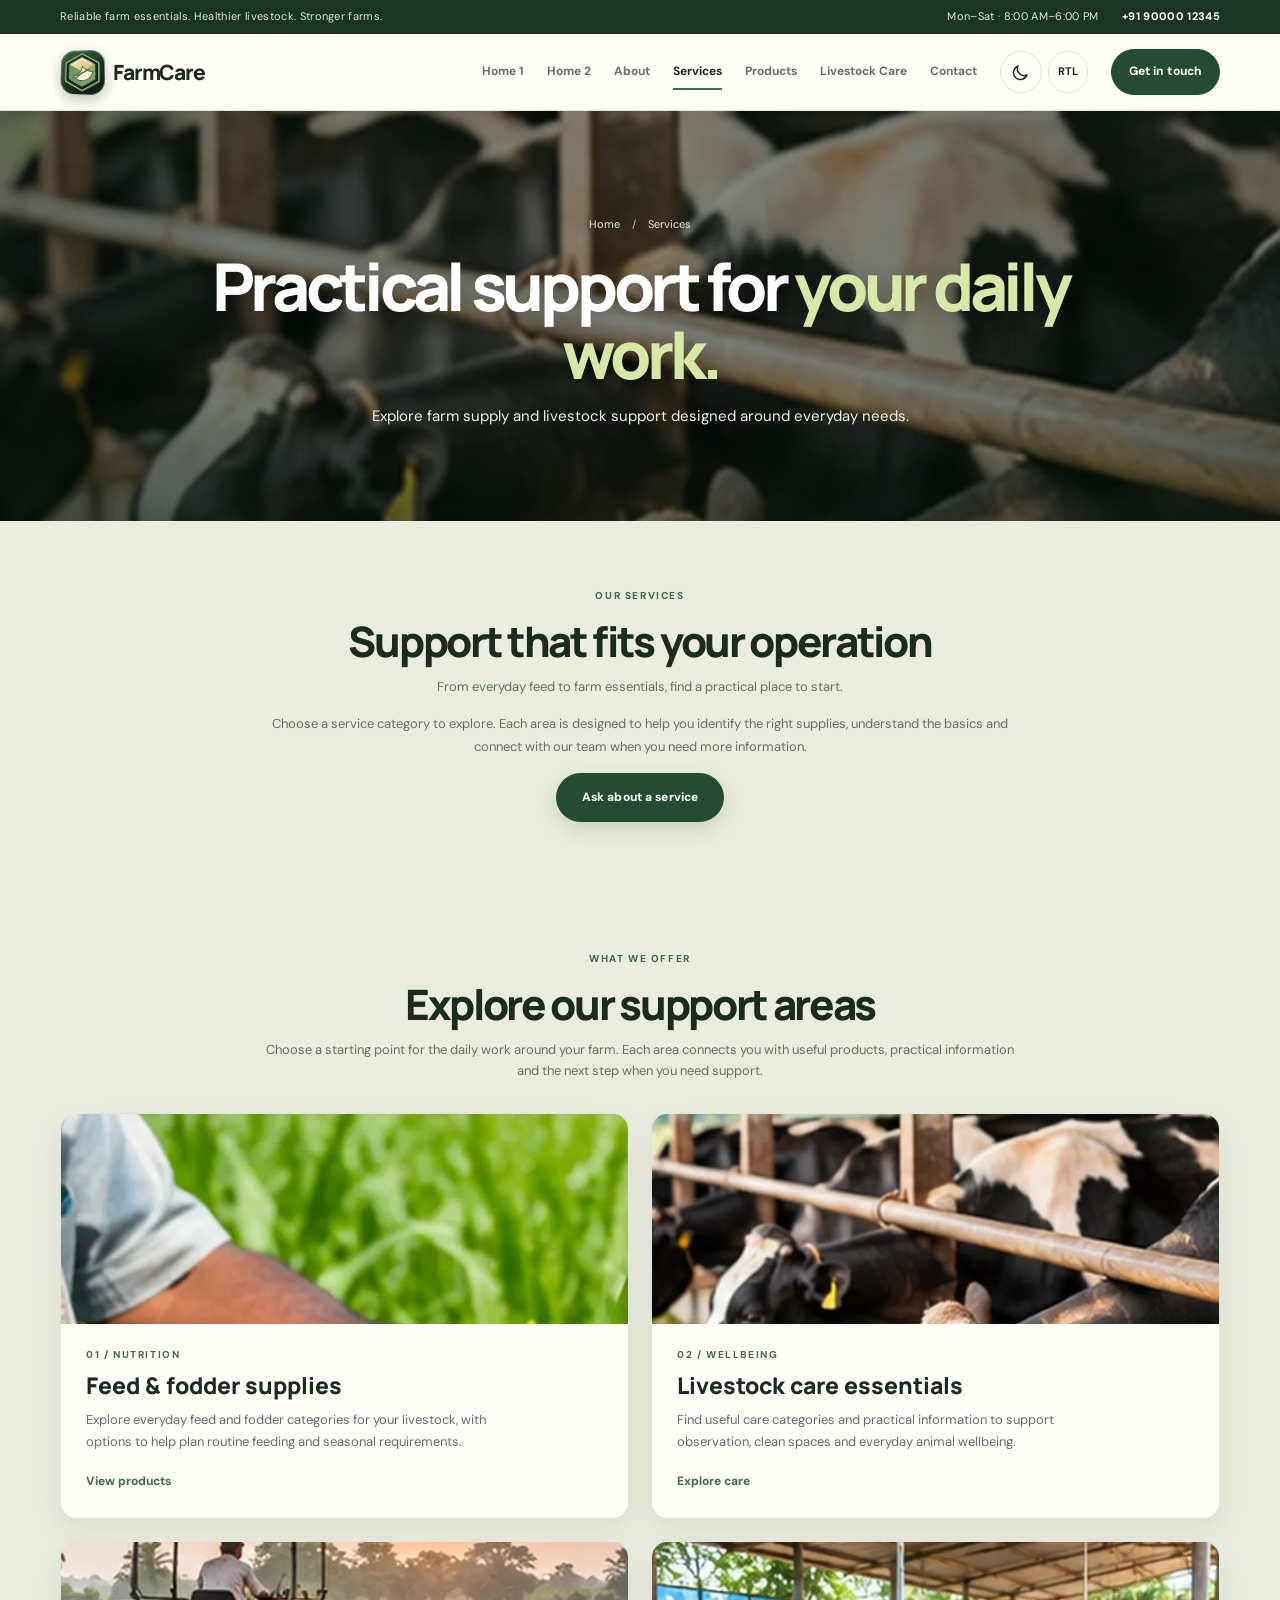
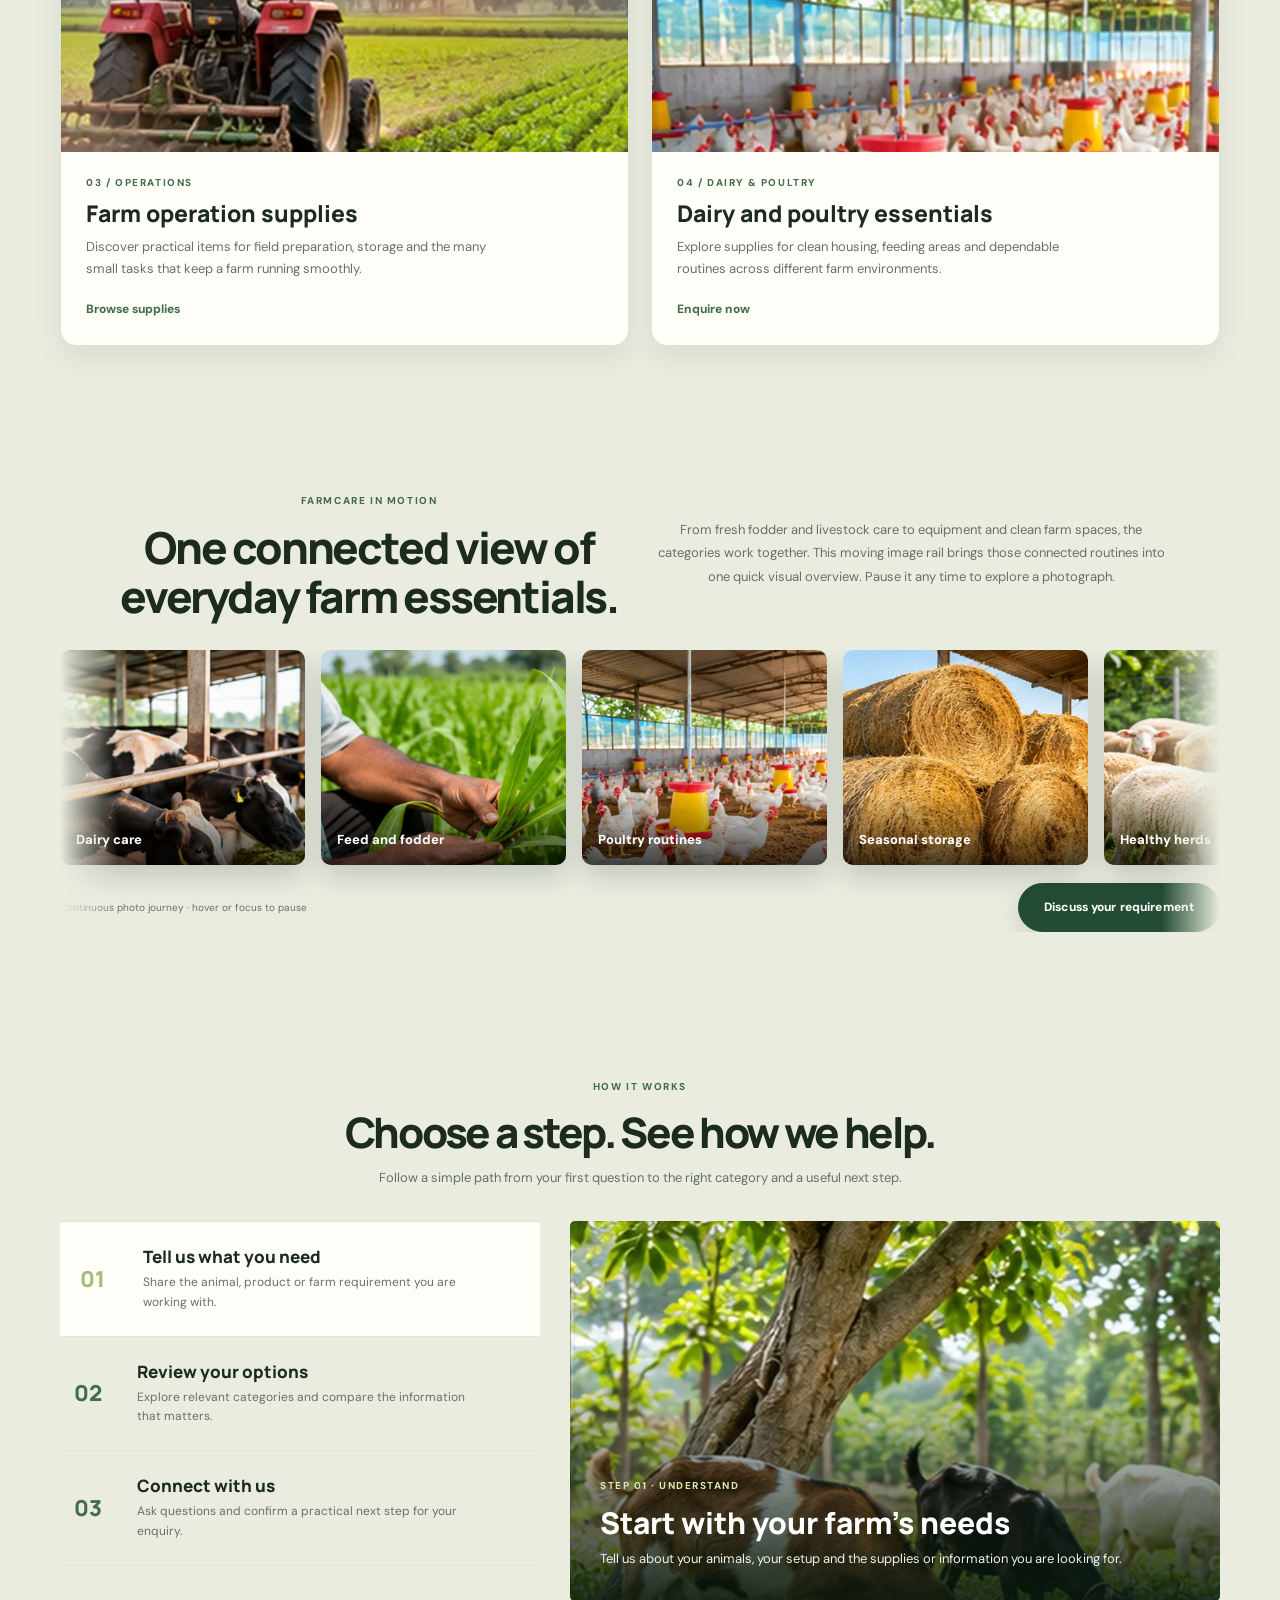
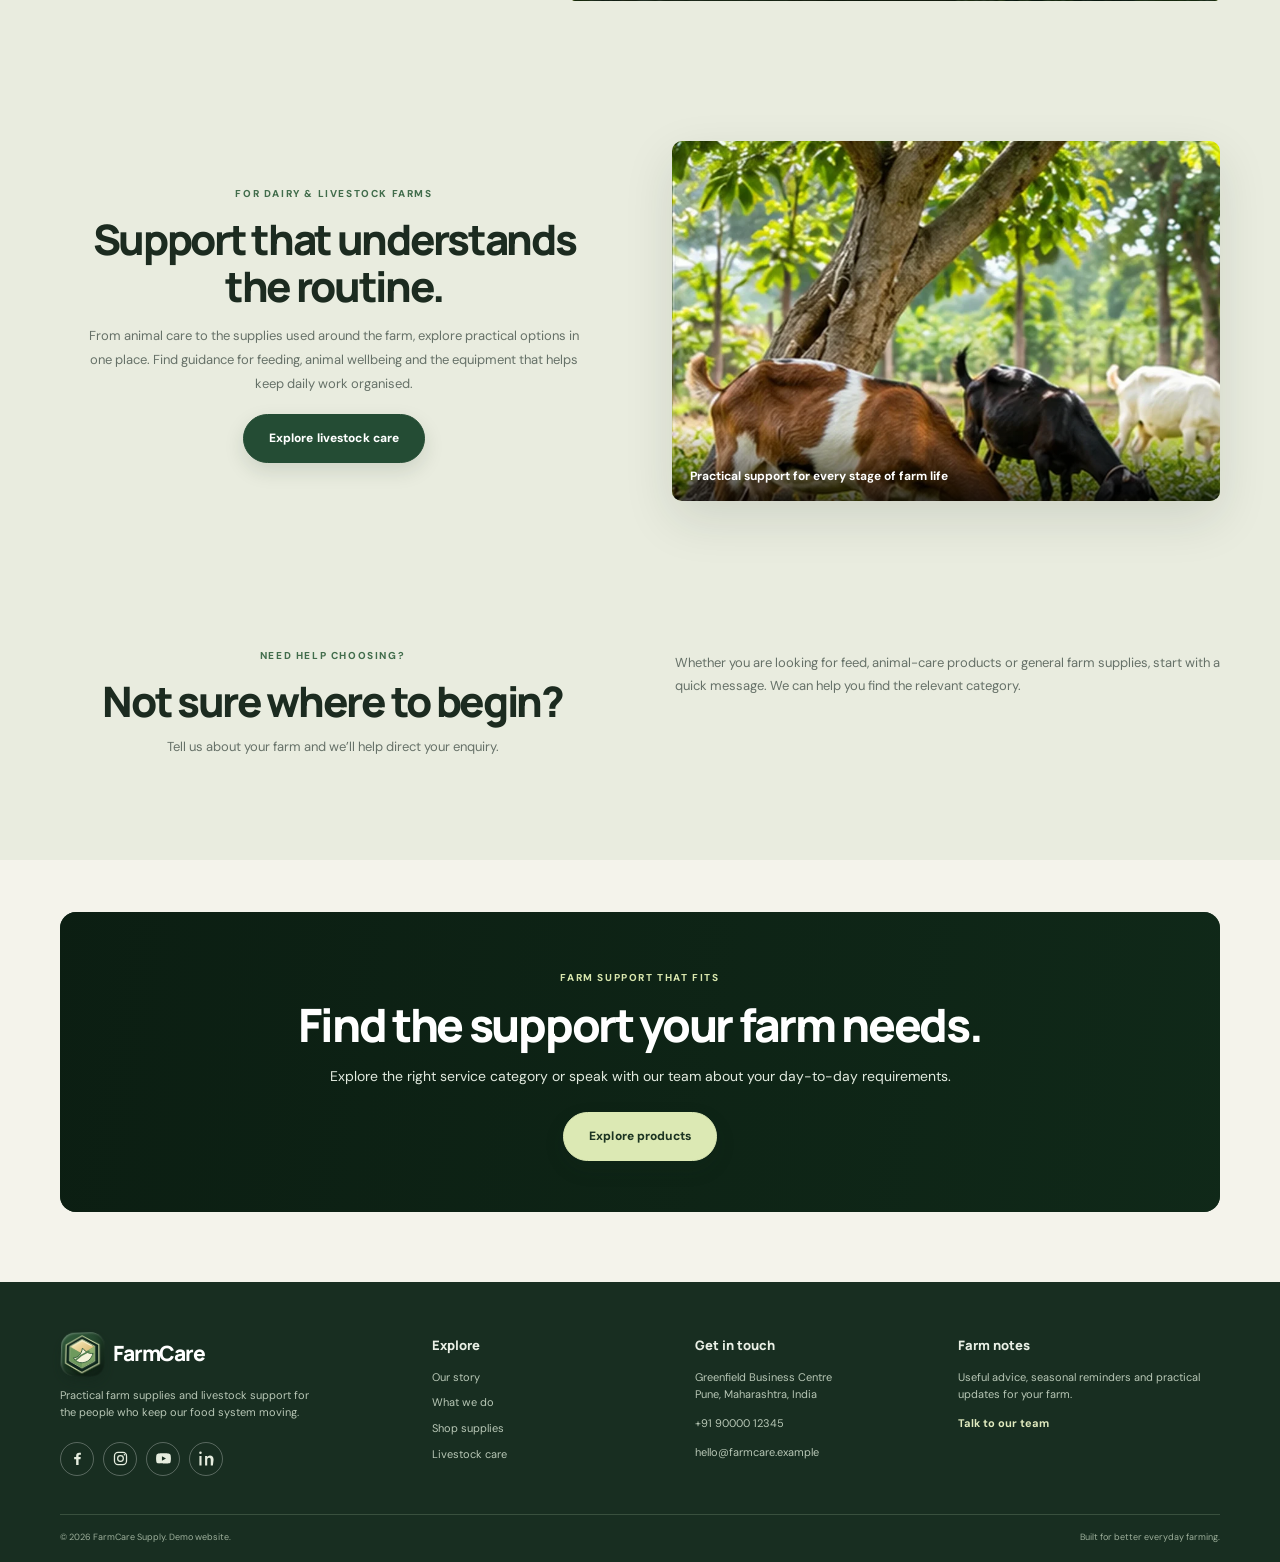
<file: services.html>
<!DOCTYPE html>

<html dir="ltr" lang="en"><head><meta charset="utf-8"/><meta content="width=device-width,initial-scale=1" name="viewport"/><meta content="#f5f3e9" name="theme-color"/><meta content="FarmCare Supply — practical farm essentials and livestock care." name="description"/><title>Services | FarmCare Supply</title><link href="assets/favicon.svg" rel="icon"/><link href="https://fonts.googleapis.com" rel="preconnect"/><link crossorigin="" href="https://fonts.gstatic.com" rel="preconnect"/><link href="https://fonts.googleapis.com/css2?family=DM+Sans:wght@400;500;600;700&amp;family=Manrope:wght@400;500;600;700;800&amp;display=swap" rel="stylesheet"/><link href="assets/style.css" rel="stylesheet"/></head><body data-page="services"><div class="topline"><div class="wrap top-inner"><span>Reliable farm essentials. Healthier livestock. Stronger farms.</span><span>Mon–Sat · 8:00 AM–6:00 PM <b>+91 90000 12345</b></span></div></div><header class="site-header"><div class="wrap nav-wrap"><a aria-label="FarmCare home" class="brand" href="index.html"><span class="brand-mark"><svg aria-hidden="true" viewbox="0 0 48 48" xmlns="http://www.w3.org/2000/svg">
<defs>
<lineargradient gradientunits="userSpaceOnUse" id="fcFace" x1="5" x2="43" y1="4" y2="45"><stop stop-color="#e9f2c5"></stop><stop offset=".42" stop-color="#a9c77f"></stop><stop offset="1" stop-color="#527e4d"></stop></lineargradient>
<lineargradient gradientunits="userSpaceOnUse" id="fcSide" x1="7" x2="40" y1="8" y2="42"><stop stop-color="#8db16e"></stop><stop offset="1" stop-color="#244c34"></stop></lineargradient>
<lineargradient gradientunits="userSpaceOnUse" id="fcGold" x1="9" x2="37" y1="5" y2="40"><stop stop-color="#fff6c9"></stop><stop offset="1" stop-color="#c49a48"></stop></lineargradient>
<filter height="170%" id="fcShadow" width="160%" x="-30%" y="-30%"><fedropshadow dx="0" dy="3" flood-color="#07140c" flood-opacity=".42" stddeviation="2"></fedropshadow></filter>
</defs>
<path d="M24 3 43 13.5v21L24 45 5 34.5v-21L24 3Z" fill="#10251a" filter="url(#fcShadow)" stroke="#d3e2ad" stroke-width="1.2"></path>
<path d="M24 7 38.5 15v17L24 40 9.5 32V15L24 7Z" fill="url(#fcSide)" stroke="#d7e7b4" stroke-opacity=".75"></path>
<path d="M24 8 38 15.7 24 23.6 10 15.7 24 8Z" fill="url(#fcGold)"></path>
<path d="M24 23.6 38 15.7v16.1L24 39.8V23.6Z" fill="url(#fcFace)"></path>
<path d="M24 23.6 10 15.7v16.1l14 8V23.6Z" fill="#6e9a5d"></path>
<path d="M14 28.5c5.8-.3 9.1-4.1 10.5-11.2 4.2 4.7 7.1 6.3 12.1 6.1-2.1 6.5-6.3 10.3-12.4 10.6-4.1.2-7.4-1.7-10.2-5.5Z" fill="#f5f2d9" stroke="#315c39" stroke-width="1.1"></path>
<path d="M16.3 31.4c4.2-4.3 8.5-7.5 15.6-10.6" fill="none" stroke="#527e4d" stroke-linecap="round" stroke-width="1.8"></path>
<path d="M13 14.7 24 8.5l10.7 6" fill="none" stroke="#fff8dc" stroke-linecap="round" stroke-opacity=".85" stroke-width="1.2"></path>
</svg></span><span class="brand-name">FarmCare</span></a><button aria-expanded="false" aria-label="Open navigation" class="menu-toggle"><span></span><span></span></button><nav class="main-nav"><a data-page="index" href="index.html">Home 1</a><a data-page="home-2" href="home-2.html">Home 2</a><a data-page="about" href="about.html">About</a><a data-page="services" href="services.html">Services</a><a data-page="products" href="products.html">Products</a><a data-page="livestock-care" href="livestock-care.html">Livestock Care</a><a data-page="contact" href="contact.html">Contact</a><div class="nav-tools"><button aria-label="Switch to dark theme" class="tool-btn theme-toggle" id="themeToggle" type="button"><svg class="theme-icon" viewBox="0 0 24 24" aria-hidden="true"><circle cx="12" cy="12" r="4"></circle><path d="M12 2v2M12 20v2M4.93 4.93l1.42 1.42m11.3 11.3 1.42 1.42M2 12h2m16 0h2M4.93 19.07l1.42-1.42m11.3-11.3 1.42-1.42"></path></svg></button><button aria-label="Toggle text direction" class="tool-btn" id="rtlToggle">RTL</button></div><a class="nav-cta" href="contact.html">Get in touch </a></nav></div></header><main><section class="inner-hero"><img alt="" aria-hidden="true" class="inner-hero-photo" data-fallback="assets/services-photo-02.webp" decoding="async" fetchpriority="high" loading="eager" onerror="this.onerror=null;this.src=this.dataset.fallback;" src="https://images.unsplash.com/photo-1666878125618-ed3dddd1ab36?auto=format&amp;fit=crop&amp;w=2560&amp;q=88"/><div class="wrap inner-hero-content"><div class="crumb">Home <span>/</span> Services</div><h1>Practical support for <em>your daily work.</em></h1><p>Explore farm supply and livestock support designed around everyday needs.</p></div></section><section class="section services-intro"><div class="wrap inner-two"><div><div class="section-head"><span class="eyebrow">OUR SERVICES</span><h2>Support that fits your operation</h2><p>From everyday feed to farm essentials, find a practical place to start.</p></div></div><div class="inner-copy"><p>Choose a service category to explore. Each area is designed to help you identify the right supplies, understand the basics and connect with our team when you need more information.</p><a class="btn" href="contact.html">Ask about a service </a></div></div></section><section class="section service-listing">
<div class="wrap">
<div class="section-head">
<span class="eyebrow">WHAT WE OFFER</span>
<h2>Explore our support areas</h2>
<p>Choose a starting point for the daily work around your farm. Each area connects you with useful products, practical information and the next step when you need support.</p>
</div>
<div class="service-feature-list">
<article>
<img alt="Farmer inspecting fresh green fodder in the field" decoding="async" loading="lazy" src="assets/services-photo-01.webp"/>
<div class="service-card-copy"><span class="eyebrow">01 / NUTRITION</span><h3>Feed &amp; fodder supplies</h3><p>Explore everyday feed and fodder categories for your livestock, with options to help plan routine feeding and seasonal requirements.</p><a href="products.html">View products </a></div>
</article>
<article>
<img alt="Dairy cattle in a clean open barn" decoding="async" loading="lazy" src="assets/services-photo-02.webp"/>
<div class="service-card-copy"><span class="eyebrow">02 / WELLBEING</span><h3>Livestock care essentials</h3><p>Find useful care categories and practical information to support observation, clean spaces and everyday animal wellbeing.</p><a href="livestock-care.html">Explore care </a></div>
</article>
<article>
<img alt="Tractor preparing rows in a farm field" decoding="async" loading="lazy" src="assets/services-photo-03.webp"/>
<div class="service-card-copy"><span class="eyebrow">03 / OPERATIONS</span><h3>Farm operation supplies</h3><p>Discover practical items for field preparation, storage and the many small tasks that keep a farm running smoothly.</p><a href="products.html">Browse supplies </a></div>
</article>
<article>
<img alt="Poultry in a bright, ventilated farm shed" decoding="async" loading="lazy" src="assets/services-photo-04.webp"/>
<div class="service-card-copy"><span class="eyebrow">04 / DAIRY &amp; POULTRY</span><h3>Dairy and poultry essentials</h3><p>Explore supplies for clean housing, feeding areas and dependable routines across different farm environments.</p><a href="contact.html">Enquire now </a></div>
</article>
</div>
</div>
</section><section class="section service-motion-section"><div class="wrap"><div class="service-motion-copy"><div><span class="eyebrow">FARMCARE IN MOTION</span><h2>One connected view of everyday farm essentials.</h2></div><p>From fresh fodder and livestock care to equipment and clean farm spaces, the categories work together. This moving image rail brings those connected routines into one quick visual overview. Pause it any time to explore a photograph.</p></div><div class="service-motion-window"><div aria-label="Five-image continuous farm services photo gallery" class="service-motion-track">
<div class="service-motion-set">
<figure><img alt="Dairy cattle in a clean, open barn" decoding="async" loading="lazy" src="assets/services-dairy.webp"/><figcaption>Dairy care</figcaption></figure>
<figure><img alt="Farmer inspecting fresh green fodder" decoding="async" loading="lazy" src="assets/services-fodder.webp"/><figcaption>Feed and fodder</figcaption></figure>
<figure><img alt="Poultry in a bright, ventilated shed" decoding="async" loading="lazy" src="assets/services-poultry.webp"/><figcaption>Poultry routines</figcaption></figure>
<figure><img alt="Hay bales stored under a farm shelter" decoding="async" loading="lazy" src="assets/services-hay.webp"/><figcaption>Seasonal storage</figcaption></figure>
<figure><img alt="Sheep grazing in a green pasture" decoding="async" loading="lazy" src="assets/faq-sheep.webp"/><figcaption>Healthy herds</figcaption></figure>
</div>
<div aria-hidden="true" class="service-motion-set">
<figure aria-hidden="true"><img alt="" decoding="async" loading="lazy" src="assets/services-dairy.webp"/><figcaption>Dairy care</figcaption></figure>
<figure aria-hidden="true"><img alt="" decoding="async" loading="lazy" src="assets/services-fodder.webp"/><figcaption>Feed and fodder</figcaption></figure>
<figure aria-hidden="true"><img alt="" decoding="async" loading="lazy" src="assets/services-poultry.webp"/><figcaption>Poultry routines</figcaption></figure>
<figure aria-hidden="true"><img alt="" decoding="async" loading="lazy" src="assets/services-hay.webp"/><figcaption>Seasonal storage</figcaption></figure>
<figure aria-hidden="true"><img alt="" decoding="async" loading="lazy" src="assets/faq-sheep.webp"/><figcaption>Healthy herds</figcaption></figure>
</div></div><div class="service-motion-foot"><span>Continuous photo journey · hover or focus to pause</span><a class="btn" href="contact.html">Discuss your requirement </a></div></div></section><section class="section process-section"><div class="wrap">
<div class="section-head"><span class="eyebrow">HOW IT WORKS</span><h2>Choose a step. See how we help.</h2><p>Follow a simple path from your first question to the right category and a useful next step.</p></div>
<div class="service-step-explorer" data-service-steps="">
<div aria-label="How FarmCare support works" class="service-step-list" role="tablist">
<button aria-selected="true" class="service-step is-active" data-service-step="0" role="tab" type="button"><b>01</b><span><strong>Tell us what you need</strong><small>Share the animal, product or farm requirement you are working with.</small></span><i></i></button>
<button aria-selected="false" class="service-step" data-service-step="1" role="tab" type="button"><b>02</b><span><strong>Review your options</strong><small>Explore relevant categories and compare the information that matters.</small></span><i></i></button>
<button aria-selected="false" class="service-step" data-service-step="2" role="tab" type="button"><b>03</b><span><strong>Connect with us</strong><small>Ask questions and confirm a practical next step for your enquiry.</small></span><i></i></button>
</div>
<div aria-live="polite" class="service-step-visual">
<img alt="Sheep grazing in a lush green pasture" data-service-step-image="" loading="lazy" src="assets/livestock-care-goats.webp"/>
<div class="service-step-caption"><span data-service-step-kicker="">STEP 01 · UNDERSTAND</span><h3 data-service-step-title="">Start with your farm's needs</h3><p data-service-step-copy="">Tell us about your animals, your setup and the supplies or information you are looking for.</p></div>
</div></div></div></section><section class="section service-image-band"><div class="wrap band-grid"><div class="service-image-band-copy"><span class="eyebrow">FOR DAIRY &amp; LIVESTOCK FARMS</span><h2>Support that understands the routine.</h2><p>From animal care to the supplies used around the farm, explore practical options in one place. Find guidance for feeding, animal wellbeing and the equipment that helps keep daily work organised.</p><a class="btn" href="livestock-care.html">Explore livestock care </a></div><figure class="service-band-photo"><img alt="Healthy goats grazing on a green farm pasture" decoding="async" loading="lazy" src="assets/livestock-care-goats.webp"/><figcaption>Practical support for every stage of farm life</figcaption></figure></div></section><section class="section services-faq"><div class="wrap inner-two"><div><div class="section-head"><span class="eyebrow">NEED HELP CHOOSING?</span><h2>Not sure where to begin?</h2><p>Tell us about your farm and we’ll help direct your enquiry.</p></div></div><div class="inner-copy"><p>Whether you are looking for feed, animal-care products or general farm supplies, start with a quick message. We can help you find the relevant category.</p></div></div></section><section class="universal-final-cta" style="--cta-image:none"><div class="wrap"><div class="universal-cta-panel"><div class="universal-cta-copy"><span class="eyebrow">FARM SUPPORT THAT FITS</span><h2>Find the support your farm needs.</h2><p>Explore the right service category or speak with our team about your day-to-day requirements.</p><a class="btn universal-cta-button" href="products.html">Explore products </a></div></div></div></section></main><footer class="footer"><div class="wrap footer-main">
<div class="footer-brand"><a aria-label="FarmCare home" class="brand" href="index.html"><span class="brand-mark"><svg aria-hidden="true" viewbox="0 0 48 48" xmlns="http://www.w3.org/2000/svg">
<defs>
<lineargradient gradientunits="userSpaceOnUse" id="fcFace" x1="5" x2="43" y1="4" y2="45"><stop stop-color="#e9f2c5"></stop><stop offset=".42" stop-color="#a9c77f"></stop><stop offset="1" stop-color="#527e4d"></stop></lineargradient>
<lineargradient gradientunits="userSpaceOnUse" id="fcSide" x1="7" x2="40" y1="8" y2="42"><stop stop-color="#8db16e"></stop><stop offset="1" stop-color="#244c34"></stop></lineargradient>
<lineargradient gradientunits="userSpaceOnUse" id="fcGold" x1="9" x2="37" y1="5" y2="40"><stop stop-color="#fff6c9"></stop><stop offset="1" stop-color="#c49a48"></stop></lineargradient>
<filter height="170%" id="fcShadow" width="160%" x="-30%" y="-30%"><fedropshadow dx="0" dy="3" flood-color="#07140c" flood-opacity=".42" stddeviation="2"></fedropshadow></filter>
</defs>
<path d="M24 3 43 13.5v21L24 45 5 34.5v-21L24 3Z" fill="#10251a" filter="url(#fcShadow)" stroke="#d3e2ad" stroke-width="1.2"></path>
<path d="M24 7 38.5 15v17L24 40 9.5 32V15L24 7Z" fill="url(#fcSide)" stroke="#d7e7b4" stroke-opacity=".75"></path>
<path d="M24 8 38 15.7 24 23.6 10 15.7 24 8Z" fill="url(#fcGold)"></path>
<path d="M24 23.6 38 15.7v16.1L24 39.8V23.6Z" fill="url(#fcFace)"></path>
<path d="M24 23.6 10 15.7v16.1l14 8V23.6Z" fill="#6e9a5d"></path>
<path d="M14 28.5c5.8-.3 9.1-4.1 10.5-11.2 4.2 4.7 7.1 6.3 12.1 6.1-2.1 6.5-6.3 10.3-12.4 10.6-4.1.2-7.4-1.7-10.2-5.5Z" fill="#f5f2d9" stroke="#315c39" stroke-width="1.1"></path>
<path d="M16.3 31.4c4.2-4.3 8.5-7.5 15.6-10.6" fill="none" stroke="#527e4d" stroke-linecap="round" stroke-width="1.8"></path>
<path d="M13 14.7 24 8.5l10.7 6" fill="none" stroke="#fff8dc" stroke-linecap="round" stroke-opacity=".85" stroke-width="1.2"></path>
</svg></span><span class="brand-name">FarmCare</span></a><p>Practical farm supplies and livestock support for the people who keep our food system moving.</p><div aria-label="Social media links" class="footer-social"><a aria-label="Facebook" href="https://www.facebook.com/" rel="noopener" target="_blank"><svg aria-hidden="true" viewbox="0 0 24 24"><path d="M13.5 21v-8h2.7l.4-3h-3.1V8.1c0-.9.3-1.5 1.6-1.5h1.7V3.9c-.3 0-1.3-.1-2.5-.1-2.5 0-4.2 1.5-4.2 4.3V10H7.3v3h2.8v8z" fill="currentColor"></path></svg></a><a aria-label="Instagram" href="https://www.instagram.com/" rel="noopener" target="_blank"><svg aria-hidden="true" viewbox="0 0 24 24"><rect fill="none" height="17" rx="5" stroke="currentColor" stroke-width="1.8" width="17" x="3.5" y="3.5"></rect><circle cx="12" cy="12" fill="none" r="4" stroke="currentColor" stroke-width="1.8"></circle><circle cx="17.6" cy="6.7" fill="currentColor" r="1.1"></circle></svg></a><a aria-label="YouTube" href="https://www.youtube.com/" rel="noopener" target="_blank"><svg aria-hidden="true" viewbox="0 0 24 24"><path d="M22 7.2a2.8 2.8 0 0 0-2-2C18.2 4.7 12 4.7 12 4.7s-6.2 0-8 .5a2.8 2.8 0 0 0-2 2A29 29 0 0 0 1.5 12 29 29 0 0 0 2 16.8a2.8 2.8 0 0 0 2 2c1.8.5 8 .5 8 .5s6.2 0 8-.5a2.8 2.8 0 0 0 2-2 29 29 0 0 0 .5-4.8 29 29 0 0 0-.5-4.8ZM9.8 15.3V8.7l5.7 3.3z" fill="currentColor"></path></svg></a><a aria-label="LinkedIn" href="https://www.linkedin.com/" rel="noopener" target="_blank"><svg aria-hidden="true" viewbox="0 0 24 24"><path d="M5 8.5H2V22h3zM3.5 2A1.8 1.8 0 1 0 3.5 5.6 1.8 1.8 0 0 0 3.5 2ZM22 13.7c0-4.1-2.2-6-5.1-6a4.4 4.4 0 0 0-4 2.2V8.5H10V22h3v-7.2c0-1.9.4-3.7 2.7-3.7s2.3 2.1 2.3 3.8V22h3z" fill="currentColor"></path></svg></a></div></div>
<div><h4>Explore</h4><a href="about.html">Our story</a><a href="services.html">What we do</a><a href="products.html">Shop supplies</a><a href="livestock-care.html">Livestock care</a></div>
<div><h4>Get in touch</h4><p>Greenfield Business Centre<br/>Pune, Maharashtra, India</p><p><a href="tel:+919000012345">+91 90000 12345</a></p><p><a href="mailto:hello@farmcare.example">hello@farmcare.example</a></p></div>
<div><h4>Farm notes</h4><p>Useful advice, seasonal reminders and practical updates for your farm.</p><a class="footer-link" href="contact.html">Talk to our team </a></div>
</div><div class="wrap footer-bottom"><span>© 2026 FarmCare Supply. Demo website.</span><span>Built for better everyday farming.</span></div></footer><div aria-hidden="true" class="lightbox" id="lightbox"><button aria-label="Close image" class="lightbox-close">×</button><img alt="Expanded farm photograph"/></div><button aria-label="Back to top" class="back-to-top" title="Back to top" type="button">↑</button><script src="assets/app.js"></script></body></html>
</file>
<file: assets/style.css>
@import url('https://fonts.googleapis.com/css2?family=DM+Sans:wght@400;500;600;700&family=Manrope:wght@400;500;600;700;800&display=swap');
:root{--bg:#f4f3eb;--paper:#fffef9;--ink:#1c2b20;--muted:#667168;--green:#244c34;--green2:#426d4c;--lime:#d8e4a8;--line:#dfe3d8;--gold:#d3a84e;--shadow:0 18px 50px rgba(22,45,29,.12);--wrap:1160px;--pad:clamp(22px,4vw,52px);--innerH:280px}
*{box-sizing:border-box}html{scroll-behavior:smooth}body{margin:0;background:var(--bg);color:var(--ink);font-family:'DM Sans',sans-serif;line-height:1.6}body.dark{--bg:#111b15;--paper:#1b2a20;--ink:#f1f3e9;--muted:#b5c0b5;--line:#34463a;--green:#a9c58d;--green2:#789e70;--lime:#31442f;--shadow:0 18px 50px rgba(0,0,0,.28)}a{color:inherit;text-decoration:none}img{display:block;width:100%;height:100%;object-fit:cover}button,input,textarea,select{font:inherit}.wrap{width:min(var(--wrap),calc(100% - 48px));margin-inline:auto}.topline{background:#1a3425;color:#dce8d8;font-size:11px;letter-spacing:.03em}.top-inner{min-height:34px;display:flex;align-items:center;justify-content:space-between;gap:20px}.top-inner b{margin-left:20px;color:#fff}.site-header{position:sticky;top:0;z-index:50;background:color-mix(in srgb,var(--paper) 94%,transparent);backdrop-filter:blur(16px);border-bottom:1px solid var(--line)}.nav-wrap{height:76px;display:flex;align-items:center;justify-content:space-between;gap:28px}.brand{display:flex;align-items:center;gap:9px;font:800 20px Manrope,sans-serif;letter-spacing:-.06em;line-height:1}.brand>span:last-child{display:flex;flex-direction:column}.brand small{font:700 8px 'DM Sans';letter-spacing:.16em;color:var(--muted);margin-top:5px}.brand-dot{color:#a5bd75}.brand-mark{width:36px;height:36px;border-radius:12px;background:var(--green);color:#dce8b6;display:grid;place-items:center}.brand-mark svg{width:27px}.main-nav{display:flex;align-items:center;gap:23px;font-size:12px;font-weight:700}.main-nav>a:not(.nav-cta){color:var(--muted);padding:8px 0;position:relative}.main-nav>a.active,.main-nav>a:hover{color:var(--ink)}.main-nav>a.active:after{content:'';position:absolute;bottom:0;left:0;right:0;height:2px;background:var(--green2)}.nav-tools{display:flex;gap:6px}.tool-btn{border:1px solid var(--line);border-radius:30px;background:transparent;color:var(--ink);padding:6px 9px;font-size:11px;cursor:pointer}.nav-cta{background:var(--green);color:#fff;padding:12px 17px;border-radius:4px}.nav-cta span,.btn span{margin-left:10px}.menu-toggle{display:none;border:0;background:transparent;color:var(--ink);padding:10px}.menu-toggle span{display:block;width:23px;height:2px;background:currentColor;margin:5px}
.hero{position:relative;overflow:hidden}.hero-slide{background:#203b2b;color:#fff;min-height:560px;padding:54px 0 48px;background-image:radial-gradient(circle at 70% 25%,rgba(135,165,102,.23),transparent 35%),linear-gradient(120deg,#193626,#2e5138 60%,#192f23)}.hero-grid{display:grid;grid-template-columns:.92fr 1.08fr;align-items:center;gap:50px}.hero-copy{padding:25px 0 18px}.eyebrow{display:inline-block;color:var(--green2);font-size:10px;font-weight:800;letter-spacing:.16em;text-transform:uppercase;margin-bottom:14px}.eyebrow-light{color:#d4e4ae}.hero h1,.inner-hero h1{font:800 clamp(42px,5vw,67px)/1.04 Manrope,sans-serif;letter-spacing:-.065em;margin:0 0 20px;max-width:600px}.hero h1 em,.inner-hero h1 em{color:#c9d99b;font-style:normal}.hero-copy>p{font-size:16px;line-height:1.7;color:#dce6d9;max-width:470px;margin:0 0 27px}.hero-actions{display:flex;gap:12px;flex-wrap:wrap}.btn{display:inline-flex;align-items:center;justify-content:center;background:var(--green);color:#fff;padding:13px 19px;border:1px solid var(--green);border-radius:3px;font-size:12px;font-weight:700;cursor:pointer;transition:.25s}.btn:hover{background:var(--green2);transform:translateY(-2px)}.btn-outline{background:transparent;color:inherit;border-color:currentColor}.hero-slide .btn{background:#d8e4a8;border-color:#d8e4a8;color:#203b2b}.hero-slide .btn-outline{background:transparent;color:#fff;border-color:#80977d}.hero-proof{display:flex;align-items:center;gap:13px;margin-top:38px}.proof-avatars{display:flex;padding-left:3px}.proof-avatars img{width:33px;height:33px;border:2px solid #294832;border-radius:50%;margin-left:-5px;object-fit:cover}.hero-proof strong,.hero-proof small{display:block}.hero-proof strong{font-size:11px}.hero-proof small{font-size:10px;color:#bdcbbb}.slide-visual{height:405px;position:relative;perspective:1000px}.slide-frame{position:absolute;overflow:hidden;border:5px solid rgba(255,255,255,.9);border-radius:13px;box-shadow:0 22px 48px rgba(0,0,0,.28)}.slide-frame img{transition:transform .6s}.slide-frame:hover img{transform:scale(1.06)}.frame-a{width:55%;height:82%;left:3%;top:8%;transform:rotate(-5deg);z-index:3}.frame-b{width:43%;height:66%;left:42%;top:2%;transform:rotate(5deg);z-index:2}.frame-c{width:42%;height:56%;right:0;bottom:0;transform:rotate(4deg);z-index:1}.image-note{position:absolute;bottom:1%;left:8%;z-index:4;background:#f4f3eb;color:#203b2b;padding:11px 15px;display:flex;gap:16px;align-items:center;font-size:10px;box-shadow:var(--shadow)}.image-note b{font:800 11px Manrope}.trust-strip{background:#e8ebdd;border-bottom:1px solid #dce1d4}.trust-grid{display:grid;grid-template-columns:repeat(4,1fr);padding:21px 0;gap:20px}.trust-grid div{padding-left:20px;border-left:1px solid #cbd3c5}.trust-grid strong,.trust-grid span{display:block}.trust-grid strong{font:800 13px Manrope;color:#294632}.trust-grid span{font-size:10px;color:#6c786c;margin-top:3px}.section{padding:70px 0}.section-head{max-width:620px;margin-bottom:29px}.section-head h2,.story-copy h2,.split-info-copy h2,.feature-grid h2,.about-collage-text h2,.band-grid h2,.dark-cta h2,.testimonial-band h2,.cta-panel h2,.note-panel h2,.contact-info h2,.contact-form h2{font:800 clamp(28px,3.3vw,42px)/1.12 Manrope,sans-serif;letter-spacing:-.055em;margin:0 0 12px}.section-head p,.section-head>p{font-size:13px;color:var(--muted);max-width:500px;margin:0}.story-grid{display:grid;grid-template-columns:1fr .9fr;gap:70px;align-items:center}.story-photos{height:390px;position:relative}.story-main{position:absolute;left:0;top:0;width:76%;height:88%;overflow:hidden}.story-small{position:absolute;right:0;bottom:0;width:44%;height:48%;border:8px solid var(--bg);overflow:hidden}.photo-stamp{position:absolute;left:55%;top:7%;background:#dce6bd;color:#244c34;padding:14px 18px;font-size:9px;line-height:1.6;letter-spacing:.1em}.photo-stamp b{font-size:13px}.story-copy>p,.inner-copy p,.split-info-copy p,.feature-grid p,.band-grid p{font-size:13px;color:var(--muted);line-height:1.8}.story-copy .section-head{margin-bottom:15px}.story-copy .btn{margin-top:12px}.services-section{background:#e9ecdf}.service-slider{position:relative}.service-track{display:grid;grid-auto-flow:column;grid-auto-columns:calc((100% - 42px)/3);gap:21px;overflow-x:auto;scroll-snap-type:x mandatory;scrollbar-width:none;padding-bottom:8px}.service-track::-webkit-scrollbar{display:none}.service-card{background:var(--paper);scroll-snap-align:start}.service-card>img{height:205px}.service-card-body{padding:20px}.card-index{font-size:9px;letter-spacing:.12em;color:var(--green2);font-weight:800}.service-card h3{font:800 19px Manrope;margin:8px 0}.service-card p{font-size:12px;color:var(--muted);min-height:40px}.service-card a{display:flex;justify-content:space-between;border-top:1px solid var(--line);padding-top:12px;margin-top:15px;font-size:11px;font-weight:800}.slider-controls{display:flex;justify-content:space-between;align-items:center;margin-top:15px;color:var(--muted);font-size:10px}.slider-controls button,.overlap-controls button{border:1px solid var(--line);background:var(--paper);color:var(--ink);width:36px;height:36px;border-radius:50%;margin-left:6px;cursor:pointer}.numbers-section{background:#f7f6ef}.numbers-grid{display:grid;grid-template-columns:1.4fr repeat(3,1fr);gap:26px;align-items:start}.numbers-grid .section-head{margin:0}.number-item{border-left:1px solid #cfd7ca;padding:7px 0 7px 18px}.number-item b{display:block;color:#9aab75;font:800 26px Manrope}.number-item strong{display:block;font:800 15px Manrope;margin:8px 0}.number-item span{display:block;font-size:11px;color:var(--muted)}.gallery-section{padding-top:55px}.photo-collage{display:grid;grid-template-columns:1.35fr .8fr .8fr;gap:15px}.photo-collage figure{margin:0;position:relative;height:235px;overflow:hidden}.photo-collage figure img{transition:transform .5s}.photo-collage figure:hover img{transform:scale(1.05)}.photo-collage .collage-large{height:300px;grid-row:span 1}.photo-collage figcaption{position:absolute;left:0;right:0;bottom:0;padding:35px 17px 14px;color:#fff;font-size:11px;font-weight:700;background:linear-gradient(transparent,rgba(0,0,0,.65))}.testimonial-band{background:#203b2b;color:#fff;padding:58px 0}.testimonial-grid{display:grid;grid-template-columns:1fr 1fr;gap:70px;align-items:center}.testimonial-band h2{max-width:430px}.testimonial-band p{font-size:13px;color:#d0dbcf;max-width:430px}.testimonial-quote{border-left:1px solid #66806b;padding-left:36px}.quote-mark{font:700 65px Georgia;color:#c8d89b;line-height:.7}.testimonial-quote blockquote{font:700 23px/1.4 Manrope;margin:15px 0 18px;max-width:460px}.quote-caption{font-size:9px;letter-spacing:.15em;color:#c9d7c5}.final-cta{padding-top:60px;padding-bottom:75px}.cta-panel{display:grid;grid-template-columns:.9fr 1.1fr;background:#e4e9d9;min-height:260px;align-items:center}.cta-panel>img{height:100%;min-height:260px}.cta-panel>div{padding:35px 48px}.cta-panel p,.note-panel p{font-size:13px;color:#657267;margin:0 0 20px}.cta-panel h2{color:#203b2b}
/* Home 2 distinct hero: Right Overlay Hero, no blank hero area */.hero-overlay{height:540px;background:#1d3426}.overlay-photo{position:absolute;inset:0 0 0 0}.overlay-photo:after{content:'';position:absolute;inset:0;background:linear-gradient(90deg,rgba(12,28,18,.1),rgba(12,28,18,.18) 45%,rgba(12,28,18,.76))}.overlay-photo img{object-position:center 42%}.overlay-wrap{position:relative;height:100%;display:flex;justify-content:flex-end;align-items:center}.overlay-panel{width:min(490px,48%);background:rgba(249,248,239,.94);backdrop-filter:blur(12px);padding:37px 38px;color:#203b2b;box-shadow:0 25px 70px rgba(0,0,0,.25);border:1px solid rgba(255,255,255,.6)}.overlay-panel h1{font:800 clamp(37px,4vw,54px)/1.03 Manrope;letter-spacing:-.065em;margin:0 0 16px}.overlay-panel h1 em{color:#54794c;font-style:normal}.overlay-panel p{font-size:13px;color:#5d6c60;line-height:1.75}.overlay-panel .btn{background:#284c35;border-color:#284c35}.overlay-panel .btn-outline{background:transparent;color:#284c35}.overlay-meta{display:flex;gap:15px;border-top:1px solid #d9dfd3;margin-top:26px;padding-top:15px;font-size:8px;letter-spacing:.1em;font-weight:800;color:#657366}.strip-statement{background:#e3e9d8}.strip-statement .wrap{display:flex;align-items:center;gap:22px;padding:18px 0}.strip-statement span{font:800 22px Manrope;color:#8ca36b}.strip-statement p{font:700 15px Manrope;flex:1;margin:0;color:#284b35}.strip-statement b{font-size:9px;letter-spacing:.15em;color:#75836f}.overlap-section{overflow:hidden}.overlap-stage{height:370px;position:relative;display:flex;align-items:center;justify-content:center}.overlap-card{position:absolute;overflow:hidden;border:7px solid var(--paper);border-radius:12px;box-shadow:var(--shadow);background:var(--paper)}.overlap-front{z-index:3;width:330px;height:330px;transform:rotate(-2deg)}.overlap-front img{height:58%}.overlap-front>div{padding:15px 18px}.overlap-front small{font-size:9px;letter-spacing:.13em;color:var(--green2);font-weight:800}.overlap-front h3{font:800 21px Manrope;margin:4px 0}.overlap-front p{font-size:11px;color:var(--muted);margin:0}.overlap-back{width:260px;height:260px;top:52px;z-index:1}.overlap-back img{height:100%}.overlap-back span{position:absolute;bottom:0;left:0;right:0;background:linear-gradient(transparent,rgba(0,0,0,.7));padding:35px 17px 15px;color:white;font-size:11px;font-weight:800;letter-spacing:.1em}.back-left{left:calc(50% - 390px);transform:rotate(-9deg)}.back-right{right:calc(50% - 390px);transform:rotate(9deg)}.overlap-controls{position:absolute;right:calc(50% - 300px);bottom:16px;z-index:4}.split-info-section{background:#e9ecdf}.split-info-grid{display:grid;grid-template-columns:1fr 1fr;gap:70px;align-items:center}.split-info-image{height:380px;position:relative}.split-info-image img{width:85%;height:100%}.image-label{position:absolute;right:0;bottom:25px;background:#d7e2b5;color:#294832;padding:16px 18px;font-size:9px;font-weight:800;letter-spacing:.1em}.split-info-copy h2{max-width:450px}.check-list{list-style:none;padding:0;margin:20px 0 25px}.check-list li{padding:9px 0;border-bottom:1px solid var(--line);font-size:12px;color:var(--muted)}.check-list li:before{content:'✓';color:var(--green2);font-weight:800;margin-right:12px}.category-grid{display:grid;grid-template-columns:1.25fr .85fr .85fr;gap:15px}.category-tile{height:290px;position:relative;overflow:hidden;color:#fff}.category-tile img{transition:transform .6s}.category-tile:hover img{transform:scale(1.06)}.category-tile:after{content:'';position:absolute;inset:0;background:linear-gradient(0deg,rgba(10,24,14,.75),transparent 65%)}.category-tile>span{position:absolute;top:15px;left:16px;z-index:2;font:800 16px Manrope}.category-tile>div{position:absolute;z-index:2;left:20px;bottom:18px}.category-tile small{font-size:9px;letter-spacing:.13em}.category-tile h3{font:800 23px Manrope;margin:4px 0}.wave-gallery{display:grid;grid-template-columns:repeat(3,1fr);gap:18px;align-items:center}.wave-gallery figure{margin:0;overflow:hidden;border-radius:48% 48% 8px 8px / 13% 13% 8px 8px;position:relative;height:260px}.wave-gallery figure:nth-child(2){height:300px;margin-top:-22px;border-radius:8px 8px 48% 48% / 8px 8px 13% 13%}.wave-gallery img{transition:transform .5s}.wave-gallery figure:hover img{transform:scale(1.06)}.wave-gallery figcaption{position:absolute;bottom:0;left:0;right:0;text-align:center;background:linear-gradient(transparent,rgba(0,0,0,.7));padding:35px 10px 14px;color:white;font:700 14px Manrope}.dark-cta{background:#203b2b;color:#fff;padding:58px 0}.dark-cta-inner{display:flex;align-items:center;justify-content:space-between;gap:35px}.dark-cta h2{max-width:580px}.dark-cta p{color:#c8d6c7;font-size:13px}.dark-cta .btn{background:#d8e4a8;color:#203b2b;border-color:#d8e4a8;white-space:nowrap}
/* Inner page rhythm: one shared fixed hero height, no page-specific empty bands */.inner-hero{height:var(--innerH);position:relative;background-image:linear-gradient(90deg,rgba(17,38,24,.83),rgba(17,38,24,.55)),var(--hero-image);background-size:cover;background-position:center 48%;color:white;display:flex;align-items:center}.inner-hero-content{padding-top:4px}.crumb{font-size:10px;color:#d7e2d3;margin-bottom:12px}.crumb span{margin:0 9px;color:#b5c99a}.inner-hero h1{font-size:clamp(34px,4vw,50px);max-width:720px;margin-bottom:10px}.inner-hero h1 em{color:#d4e4ae;font-style:normal}.inner-hero p{font-size:13px;color:#e0e8dc;max-width:560px;margin:0}.inner-two{display:grid;grid-template-columns:1fr 1fr;gap:70px;align-items:start}.inner-two .section-head{margin:0}.inner-copy{padding-top:10px}.inner-copy p:first-child{margin-top:0}.inner-intro{padding-top:62px;padding-bottom:55px}.about-collage{background:#e8ecdf}.about-collage-grid{display:grid;grid-template-columns:.8fr 1.2fr;gap:65px;align-items:center}.about-collage-text h2{max-width:360px}.about-collage-text p{font-size:13px;color:var(--muted)}.about-collage-photos{height:300px;display:grid;grid-template-columns:1fr 1fr;grid-template-rows:1fr 1fr;gap:12px}.about-collage-photos img:first-child{grid-row:span 2}.timeline{display:grid;grid-template-columns:repeat(4,1fr);gap:20px;position:relative;margin-top:38px}.timeline:before{content:'';height:1px;background:#c6d1c0;position:absolute;top:21px;left:20px;right:20px}.timeline>div{position:relative;padding-top:53px}.timeline b{position:absolute;top:0;left:0;width:43px;height:43px;border-radius:50%;background:#dce6c2;color:#284b35;display:grid;place-items:center;font:800 12px Manrope;border:5px solid var(--bg)}.timeline h3,.process-grid h3{font:800 17px Manrope;margin:0 0 8px}.timeline p,.process-grid p{font-size:11px;color:var(--muted);margin:0}.feature-grid{display:grid;grid-template-columns:1fr 1fr;gap:70px;align-items:center}.feature-grid>div:first-child{height:350px}.feature-grid h2{max-width:450px}.feature-grid .btn{margin-top:14px}.values-section{background:#e8ecdf}.values-grid{display:grid;grid-template-columns:repeat(3,1fr);gap:18px}.values-grid article{padding:24px;background:var(--paper);border-top:3px solid #91a86e}.values-grid b{font:800 24px Manrope;color:#a2b77e}.values-grid h3{font:800 17px Manrope;margin:8px 0}.values-grid p{font-size:11px;color:var(--muted);margin:0}.services-intro,.product-intro,.care-intro{padding-top:60px;padding-bottom:52px}.service-feature-list{display:grid;gap:14px}.service-feature-list article{display:grid;grid-template-columns:40px 220px 1fr;gap:22px;align-items:center;border-top:1px solid var(--line);padding:16px 0}.service-feature-list img{height:135px}.service-number{font:800 18px Manrope;color:#93a975}.service-feature-list h3{font:800 21px Manrope;margin:5px 0}.service-feature-list p{font-size:12px;color:var(--muted);margin:0 0 8px}.service-feature-list a{font-size:11px;font-weight:800;color:var(--green2)}.process-section{background:#e8ecdf}.process-grid{display:grid;grid-template-columns:repeat(3,1fr);gap:25px}.process-grid>div{padding:24px 20px;background:var(--paper);border-top:3px solid #8ea56e}.process-grid b{font:800 28px Manrope;color:#a4b981;display:block;margin-bottom:20px}.service-image-band .band-grid,.care-banner .band-grid{display:grid;grid-template-columns:1fr 1fr;gap:60px;align-items:center}.band-grid>img{height:320px}.band-grid .btn{margin-top:12px}.services-faq{background:#e8ecdf}.product-grid{display:grid;grid-template-columns:repeat(2,1fr);gap:20px}.product-grid article{display:grid;grid-template-columns:44% 56%;background:var(--paper);min-height:220px}.product-grid img{height:100%;min-height:220px}.product-grid article>div{padding:22px}.product-grid small{font-size:9px;letter-spacing:.12em;color:var(--green2);font-weight:800}.product-grid h3{font:800 20px Manrope;margin:7px 0}.product-grid p{font-size:11px;color:var(--muted)}.product-grid a{font-size:10px;font-weight:800}.product-feature{background:#e8ecdf}.note-panel{background:#e3e9d8;padding:36px 42px;text-align:center}.note-panel .eyebrow{margin-bottom:8px}.note-panel h2{color:#203b2b}.note-panel .btn{margin-top:3px}.mini-gallery{display:grid;grid-template-columns:1fr 1fr 1fr;gap:14px}.mini-gallery img{height:180px}.care-feature{padding-top:55px}.care-grid{display:grid;grid-template-columns:repeat(3,1fr);gap:18px}.care-grid article{background:var(--paper);padding-bottom:18px}.care-grid img{height:200px}.care-grid h3,.care-grid p{margin-left:18px;margin-right:18px}.care-grid h3{font:800 17px Manrope;margin-top:16px;margin-bottom:5px}.care-grid p{font-size:11px;color:var(--muted)}.disclaimer{display:flex;gap:20px;background:#f1ead9;border-left:4px solid #c39d55;padding:20px 22px}.disclaimer b{color:#795e2e}.disclaimer p{margin:0;font-size:11px;color:#665d4b}.contact-section{padding-top:55px}.contact-grid{display:grid;grid-template-columns:.8fr 1.2fr;gap:70px}.contact-info h2{font-size:38px}.contact-info>p{font-size:13px;color:var(--muted);max-width:340px}.contact-detail{padding:13px 0;border-bottom:1px solid var(--line)}.contact-detail small,.contact-detail b{display:block}.contact-detail small{font-size:9px;letter-spacing:.14em;color:var(--green2);font-weight:800}.contact-detail b{font-size:13px;margin-top:3px}.contact-photo{height:140px;margin-top:22px}.contact-form{background:var(--paper);padding:30px;box-shadow:var(--shadow)}.contact-form h2{font-size:28px}.contact-form label{display:block;font-size:10px;font-weight:700;margin-bottom:13px;color:var(--muted)}.contact-form input,.contact-form textarea,.contact-form select{display:block;width:100%;border:1px solid var(--line);background:var(--bg);color:var(--ink);padding:12px;margin-top:6px;outline:none;border-radius:2px;font-size:12px}.contact-form input:focus,.contact-form textarea:focus,.contact-form select:focus{border-color:var(--green2)}.form-row{display:grid;grid-template-columns:1fr 1fr;gap:13px}.form-note{font-size:9px;color:var(--muted)}.contact-bottom{background:#e8ecdf}.contact-bottom-grid{display:grid;grid-template-columns:1fr 1fr;gap:55px;align-items:center}.contact-bottom-grid img{height:210px}.faq-layout{display:grid;grid-template-columns:.8fr 1.2fr;gap:70px}.faq-list details{border-bottom:1px solid var(--line);padding:16px 0}.faq-list summary{list-style:none;cursor:pointer;font:700 14px Manrope;display:flex;justify-content:space-between;gap:20px}.faq-list summary::-webkit-details-marker{display:none}.faq-list summary span{font-size:20px;color:var(--green2)}.faq-list details[open] summary span{transform:rotate(45deg)}.faq-list details p{font-size:12px;color:var(--muted);max-width:560px}.faq-cta{padding-top:0}
.footer{background:#182e21;color:#e9efe5;padding:50px 0 18px}.footer-main{display:grid;grid-template-columns:1.5fr 1fr 1fr 1.2fr;gap:45px;padding-bottom:38px}.footer .brand{color:#fff}.footer .brand small{color:#b5c5b1}.footer-brand p,.footer-main p{font-size:11px;color:#b8c7b6;max-width:260px}.footer-main h4{font:800 13px Manrope;margin:4px 0 15px}.footer-main>div:not(:first-child) a{display:block;font-size:11px;color:#b8c7b6;margin:8px 0}.footer-main .footer-link{color:#e0eabf!important;font-weight:700}.footer-bottom{border-top:1px solid #39503e;padding-top:15px;display:flex;justify-content:space-between;font-size:9px;color:#9daf9b}.lightbox{position:fixed;inset:0;background:rgba(8,18,11,.92);z-index:100;display:none;align-items:center;justify-content:center;padding:40px}.lightbox.open{display:flex}.lightbox img{max-width:min(100%,1000px);max-height:85vh;width:auto;height:auto;object-fit:contain}.lightbox-close{position:absolute;right:25px;top:20px;border:0;background:none;color:white;font-size:36px;cursor:pointer}
[dir=rtl] body{text-align:right}[dir=rtl] .brand{direction:ltr}[dir=rtl] .main-nav>a.active:after{left:0;right:0}[dir=rtl] .contact-form,[dir=rtl] .faq-list{text-align:right}[dir=rtl] .check-list li:before{margin-right:0;margin-left:12px}
@media(max-width:1000px){.main-nav{gap:13px}.hero-grid{gap:25px}.numbers-grid{grid-template-columns:1fr 1fr}.numbers-grid .section-head{grid-column:span 2}.overlay-panel{width:54%}.back-left{left:calc(50% - 330px)}.back-right{right:calc(50% - 330px)}.footer-main{gap:25px}}
@media(max-width:760px){.wrap{width:min(var(--wrap),calc(100% - 34px))}.topline{display:none}.nav-wrap{height:66px}.menu-toggle{display:block}.main-nav{display:none;position:absolute;top:66px;left:0;right:0;background:var(--paper);padding:18px 24px 24px;border-bottom:1px solid var(--line);box-shadow:var(--shadow);flex-direction:column;align-items:stretch;gap:8px}.main-nav.open{display:flex}.main-nav>a:not(.nav-cta){padding:10px 0}.nav-tools{padding:8px 0}.nav-cta{text-align:center}.hero-slide{padding:38px 0 35px;min-height:auto}.hero-grid{grid-template-columns:1fr;gap:22px}.hero-copy{padding:10px 0 0}.hero h1{font-size:43px;max-width:520px}.hero-copy>p{font-size:14px}.slide-visual{height:310px;max-width:550px;width:100%;margin:auto}.frame-a{width:58%;height:78%}.frame-b{width:43%;height:62%}.frame-c{width:38%;height:48%}.trust-grid{grid-template-columns:1fr 1fr;padding:16px 0;gap:14px}.trust-grid div{padding-left:12px}.section{padding:50px 0}.story-grid,.testimonial-grid,.split-info-grid,.inner-two,.about-collage-grid,.feature-grid,.service-image-band .band-grid,.care-banner .band-grid,.contact-grid,.faq-layout,.contact-bottom-grid{grid-template-columns:1fr;gap:28px}.story-photos{height:310px}.story-copy .section-head{margin-bottom:12px}.service-track{grid-auto-columns:82%;gap:13px}.service-card>img{height:180px}.numbers-grid{grid-template-columns:1fr 1fr;gap:18px}.numbers-grid .section-head{grid-column:span 2}.number-item{padding-left:12px}.photo-collage{grid-template-columns:1fr 1fr}.photo-collage .collage-large{grid-column:span 2;height:230px}.photo-collage figure{height:180px}.testimonial-grid{gap:22px}.testimonial-quote{padding-left:18px}.testimonial-quote blockquote{font-size:19px}.cta-panel{grid-template-columns:1fr}.cta-panel>img{height:190px;min-height:190px}.cta-panel>div{padding:26px}.hero-overlay{height:auto;min-height:610px;display:flex;align-items:flex-end}.overlay-photo{inset:0}.overlay-photo:after{background:linear-gradient(0deg,rgba(12,28,18,.8),rgba(12,28,18,.1) 100%)}.overlay-wrap{height:auto;padding-top:250px;padding-bottom:25px;justify-content:center}.overlay-panel{width:100%;padding:27px 24px}.overlay-panel h1{font-size:40px}.strip-statement .wrap{gap:12px;align-items:flex-start}.strip-statement p{font-size:12px}.strip-statement b{display:none}.overlap-stage{height:330px}.overlap-front{width:270px;height:290px}.overlap-front img{height:55%}.overlap-back{width:190px;height:200px;top:65px}.back-left{left:-10px}.back-right{right:-10px}.overlap-controls{right:12px;bottom:0}.split-info-image{height:300px}.category-grid{grid-template-columns:1fr 1fr}.category-tile{height:230px}.category-tile:first-child{grid-column:span 2}.wave-gallery{gap:9px}.wave-gallery figure{height:180px}.wave-gallery figure:nth-child(2){height:210px}.dark-cta-inner{align-items:flex-start;flex-direction:column}.inner-hero{height:230px}.inner-hero h1{font-size:34px}.inner-hero p{font-size:11px;max-width:440px}.inner-intro,.services-intro,.product-intro,.care-intro{padding-top:45px;padding-bottom:40px}.about-collage-photos{height:260px}.timeline{grid-template-columns:1fr 1fr;gap:25px}.timeline:before{display:none}.timeline>div{padding-top:45px}.timeline b{width:38px;height:38px}.feature-grid>div:first-child{height:260px}.values-grid,.process-grid,.care-grid{grid-template-columns:1fr}.service-feature-list article{grid-template-columns:30px 115px 1fr;gap:12px}.service-feature-list img{height:110px}.service-feature-list h3{font-size:16px}.service-feature-list p{font-size:10px}.product-grid{grid-template-columns:1fr}.product-grid article{min-height:180px}.product-grid img{min-height:180px}.mini-gallery{gap:8px}.mini-gallery img{height:115px}.care-grid{gap:15px}.care-grid img{height:190px}.contact-form{padding:22px}.faq-layout{gap:25px}.footer-main{grid-template-columns:1fr 1fr;gap:25px}.footer-brand{grid-column:span 2}.footer-bottom{gap:10px;flex-direction:column}.contact-photo{height:170px}}
@media(max-width:420px){.hero h1{font-size:37px}.slide-visual{height:265px}.image-note{left:3%;font-size:8px}.image-note b{font-size:9px}.hero-actions .btn{padding:11px 13px}.section-head h2,.story-copy h2,.split-info-copy h2,.feature-grid h2,.about-collage-text h2,.band-grid h2,.dark-cta h2,.testimonial-band h2,.cta-panel h2,.note-panel h2{font-size:29px}.numbers-grid{grid-template-columns:1fr 1fr}.number-item strong{font-size:13px}.category-grid{grid-template-columns:1fr}.category-tile:first-child{grid-column:auto}.wave-gallery figure{height:150px}.wave-gallery figure:nth-child(2){height:170px}.form-row{grid-template-columns:1fr}.service-feature-list article{grid-template-columns:25px 94px 1fr;gap:9px}.service-feature-list img{height:100px}.service-feature-list h3{font-size:14px}.service-feature-list p{font-size:9px;line-height:1.4}.service-feature-list a{font-size:9px}.footer-main{grid-template-columns:1fr 1fr}.inner-hero{height:220px}.inner-hero h1{font-size:30px}.overlap-front{width:245px;height:270px}.overlap-back{width:145px;height:170px}.back-left{left:-22px}.back-right{right:-22px}}
@media(prefers-reduced-motion:reduce){*,*:before,*:after{scroll-behavior:auto!important;transition:none!important;animation:none!important}}

.trust-strip{background:#e8ebdd;border-bottom:1px solid #dce1d4}.location-panel{padding:25px 0}.location-panel p{font-size:13px;color:var(--muted);margin-bottom:20px}.location-photo{height:260px}.faq-feature{background:#e8ecdf}

/* ===== 16 Nov refinement: theme-safe surfaces, Image Duo hero and working galleries ===== */
:root{color-scheme:light;--surface-soft:#e9ecdf;--surface-alt:#f7f6ef;--surface-panel:#e4e9d9;--soft-ink:#294632;--soft-muted:#657267}
body.dark{color-scheme:dark;--surface-soft:#17251c;--surface-alt:#1b2a20;--surface-panel:#223328;--soft-ink:#edf2e8;--soft-muted:#b5c0b5}
.services-section,.numbers-section,.trust-strip,.split-info-section,.product-feature,.faq-feature,.contact-bottom,.location-panel,.services-intro,.product-intro,.care-intro,.inner-intro{background:var(--surface-soft)!important;color:var(--ink)}
.numbers-section,.faq-feature{background:var(--surface-alt)!important}
.cta-panel,.note-panel{background:var(--surface-panel)!important;color:var(--ink)}
.cta-panel h2,.note-panel h2,.split-info-copy h2,.section-head h2,.about-collage-text h2,.inner-copy h2{color:var(--ink)!important}
.cta-panel p,.note-panel p,.split-info-copy p,.check-list li{color:var(--muted)!important}
.trust-grid strong{color:var(--soft-ink)}.trust-grid span{color:var(--soft-muted)}
.photo-stamp,.image-label{background:var(--surface-panel);color:var(--soft-ink)}
.image-duo-hero{background:var(--bg);padding:58px 0 64px;overflow:hidden}
.image-duo-grid{display:grid;grid-template-columns:1.04fr .96fr;gap:70px;align-items:center;min-height:420px}
.image-duo-visual{height:390px;position:relative;min-width:0}
.duo-photo{position:absolute;margin:0;overflow:hidden;border:7px solid var(--paper);border-radius:16px;box-shadow:var(--shadow);background:var(--paper)}
.duo-photo img{width:100%;height:100%;object-fit:cover;transition:transform .7s ease}.duo-photo:hover img{transform:scale(1.055)}
.duo-photo-main{left:4%;top:3%;width:58%;height:88%;z-index:2;transform:rotate(-4deg)}
.duo-photo-small{right:2%;top:17%;width:49%;height:70%;z-index:1;transform:rotate(5deg)}
.duo-photo span{position:absolute;left:14px;bottom:14px;color:#fff;background:rgba(14,32,20,.72);padding:7px 10px;font-size:9px;letter-spacing:.12em;font-weight:800}
.duo-photo-stamp{position:absolute;z-index:4;right:6%;bottom:0;background:var(--lime);color:#1d3826;padding:15px 20px;font-size:10px;line-height:1.5;letter-spacing:.12em;box-shadow:var(--shadow)}
.image-duo-copy{max-width:520px}.image-duo-copy h1{font:800 clamp(42px,5vw,65px)/1.02 Manrope,sans-serif;letter-spacing:-.065em;color:var(--ink);margin:0 0 18px}.image-duo-copy h1 em{font-style:normal;color:var(--green2)}.image-duo-copy>p{font-size:15px;line-height:1.8;color:var(--muted);max-width:490px;margin:0 0 25px}.duo-proof{display:flex;gap:22px;flex-wrap:wrap;margin-top:28px;padding-top:18px;border-top:1px solid var(--line);font-size:10px;color:var(--muted)}.duo-proof b{color:var(--green2);margin-right:7px}
.overlap-stage{min-height:390px}.overlap-card{transition:transform .55s cubic-bezier(.2,.8,.2,1),opacity .4s,filter .4s}.overlap-card.is-changing{opacity:.4;filter:blur(2px);transform:translateY(12px) scale(.97)}.overlap-front{background:var(--paper);color:var(--ink)}.overlap-front h3{color:var(--ink)}.overlap-side{width:270px;height:260px;top:55px;z-index:1}.overlap-side img{height:100%}.overlap-side-label{position:absolute;inset:auto 0 0;padding:38px 16px 15px;color:white;font-size:10px;font-weight:800;letter-spacing:.13em;background:linear-gradient(transparent,rgba(0,0,0,.72))}.side-left{left:calc(50% - 400px);transform:rotate(-8deg)}.side-right{right:calc(50% - 400px);transform:rotate(8deg)}.overlap-controls{display:flex;align-items:center;gap:8px;right:calc(50% - 310px);bottom:0}.overlap-controls span{font-size:10px;color:var(--muted);font-weight:800;letter-spacing:.1em}.overlap-controls button{transition:background .2s,transform .2s}.overlap-controls button:hover{background:var(--green);color:#fff;transform:translateY(-2px)}
.gallery-combo-section{background:var(--surface-soft)}.gallery-combo-grid{display:grid;grid-template-columns:.85fr 1.15fr;gap:55px;align-items:center}.gallery-intro .section-head{margin-bottom:22px}.gallery-intro h2{font:800 clamp(30px,3.5vw,44px)/1.1 Manrope;letter-spacing:-.055em;margin:0 0 12px;color:var(--ink)}.gallery-intro>p{font-size:13px;color:var(--muted);max-width:430px}.vertical-gallery{display:grid;grid-template-columns:36px minmax(0,1fr) 36px;gap:10px;align-items:center;max-width:450px;margin-top:25px}.vertical-gallery>button{width:34px;height:34px;border-radius:50%;border:1px solid var(--line);background:var(--paper);color:var(--ink);cursor:pointer}.vertical-gallery-window{height:220px;overflow:hidden}.vertical-gallery-track{display:grid;gap:10px}.vertical-gallery figure{height:200px;position:relative;margin:0;overflow:hidden;border-radius:10px}.vertical-gallery figure img{height:100%;transition:transform .5s}.vertical-gallery figure:hover img{transform:scale(1.05)}.vertical-gallery figcaption{position:absolute;left:12px;bottom:10px;color:white;font-size:11px;font-weight:800;text-shadow:0 2px 8px #000}
.hex-gallery-wrap{min-width:0}.hex-gallery{display:grid;grid-template-columns:repeat(6,1fr);grid-template-rows:repeat(3,115px);gap:8px;align-items:center}.hex{border:0;padding:0;background:none;cursor:zoom-in;overflow:hidden;clip-path:polygon(25% 5%,75% 5%,100% 50%,75% 95%,25% 95%,0 50%);height:140px;transition:transform .3s,filter .3s}.hex img{width:100%;height:100%;object-fit:cover}.hex:hover{transform:scale(1.06);filter:saturate(1.15);z-index:2}.hex-a{grid-column:1/4;grid-row:1/3}.hex-b{grid-column:3/6;grid-row:1/3}.hex-c{grid-column:5/7;grid-row:1/3}.hex-d{grid-column:2/5;grid-row:2/4}.hex-e{grid-column:5/7;grid-row:2/4}.hex-caption{font-size:11px;color:var(--muted);margin:18px 0 0}
.filmstrip-wave-section{background:var(--bg)}.filmstrip{padding:12px 0 18px;overflow:hidden;background:#142319;border-radius:10px;position:relative}.filmstrip:before,.filmstrip:after{content:'';position:absolute;left:0;right:0;height:9px;background:repeating-linear-gradient(90deg,#f1f0e8 0 13px,transparent 13px 24px);z-index:2}.filmstrip:before{top:2px}.filmstrip:after{bottom:2px}.filmstrip-track{display:flex;gap:8px;overflow-x:auto;scroll-snap-type:x mandatory;scrollbar-width:thin;padding:10px 14px}.filmstrip figure{margin:0;flex:0 0 30%;height:175px;position:relative;border:4px solid #f4f1e7;scroll-snap-align:center;overflow:hidden}.filmstrip figure img{height:100%;transition:transform .5s}.filmstrip figure:hover img{transform:scale(1.06)}.filmstrip figcaption{position:absolute;bottom:0;left:0;right:0;color:white;padding:20px 12px 8px;background:linear-gradient(transparent,rgba(0,0,0,.75));font-size:10px;font-weight:800}
.wave-slider{display:grid;grid-template-columns:38px minmax(0,1fr) 38px;align-items:center;gap:12px;margin-top:35px}.wave-slider>button{width:36px;height:36px;border-radius:50%;border:1px solid var(--line);background:var(--paper);color:var(--ink);cursor:pointer}.wave-track{display:flex;gap:18px;overflow-x:auto;scroll-snap-type:x mandatory;scrollbar-width:none;padding:10px 2px 18px}.wave-track::-webkit-scrollbar{display:none}.wave-track figure{flex:0 0 calc((100% - 36px)/3);height:210px;margin:0;position:relative;overflow:hidden;border-radius:46% 46% 12px 12px / 16% 16% 8px 8px;scroll-snap-align:center;transition:transform .35s}.wave-track figure:nth-child(2){transform:translateY(-10px)}.wave-track figure img{height:100%;transition:transform .5s}.wave-track figure:hover img{transform:scale(1.06)}.wave-track figcaption{position:absolute;bottom:0;left:0;right:0;display:flex;justify-content:space-between;align-items:center;padding:30px 14px 12px;color:white;background:linear-gradient(transparent,rgba(0,0,0,.75));font-size:11px;font-weight:800}
/* Year-based Roadmap Journey */.roadmap-section{background:var(--surface-soft);overflow:hidden}.roadmap-journey{position:relative;display:grid;grid-template-columns:repeat(5,1fr);gap:18px;padding:50px 0 10px}.roadmap-line{position:absolute;left:3%;right:3%;top:77px;height:7px;border-radius:9px;background:linear-gradient(90deg,#9bb67b,#d5b76a,#729b74);transform:skewY(-5deg)}.roadmap-stop{position:relative;min-width:0;padding-top:48px}.roadmap-stop:nth-of-type(odd){padding-top:0}.road-year{display:inline-block;background:var(--green);color:#fff;border-radius:30px;padding:7px 14px;font:800 13px Manrope;position:relative;z-index:2}.road-dot{position:absolute;top:19px;left:18px;width:17px;height:17px;border-radius:50%;background:#d8e4a8;border:4px solid var(--green);z-index:3;box-shadow:0 0 0 5px var(--surface-soft)}.roadmap-stop:nth-of-type(odd) .road-dot{top:67px}.road-card{margin-top:23px;background:var(--paper);border:1px solid var(--line);padding:18px;border-radius:10px;min-height:185px;box-shadow:var(--shadow)}.roadmap-stop:nth-of-type(odd) .road-card{margin-top:50px}.road-card small{font-size:8px;letter-spacing:.13em;color:var(--green2);font-weight:800}.road-card h3{font:800 16px Manrope;margin:8px 0;color:var(--ink)}.road-card p{font-size:11px;line-height:1.65;color:var(--muted);margin:0}
/* Global dark theme fixes for formerly hard-coded light sections */
body.dark .strip-statement,body.dark .services-section,body.dark .numbers-section,body.dark .trust-strip,body.dark .split-info-section,body.dark .product-feature,body.dark .note-panel,body.dark .faq-feature,body.dark .contact-bottom,body.dark .location-panel,body.dark .inner-intro,body.dark .services-intro,body.dark .product-intro,body.dark .care-intro{background:var(--surface-soft)!important;color:var(--ink)}
body.dark .strip-statement p,body.dark .strip-statement b,body.dark .section-head p,body.dark .inner-copy p,body.dark .number-item span,body.dark .contact-info>p{color:var(--muted)!important}
body.dark .trust-grid strong,body.dark .numbers-grid h2,body.dark .number-item strong,body.dark .product-grid h3{color:var(--ink)}
body.dark .number-item{border-color:var(--line)}body.dark .contact-form{background:var(--paper)}body.dark .contact-form input,body.dark .contact-form textarea,body.dark .contact-form select{background:var(--bg);color:var(--ink)}
/* Tablet */
@media(max-width:1000px){.image-duo-grid{gap:34px}.image-duo-visual{height:340px}.overlap-side{width:225px;height:225px}.side-left{left:calc(50% - 345px)}.side-right{right:calc(50% - 345px)}.gallery-combo-grid{gap:30px}.hex-gallery{grid-template-rows:repeat(3,95px)}.hex{height:120px}.roadmap-journey{gap:10px}.road-card{padding:14px}}
/* Mobile */
@media(max-width:760px){.image-duo-hero{padding:35px 0 45px}.image-duo-grid{grid-template-columns:1fr;gap:28px}.image-duo-visual{height:300px;max-width:560px;width:100%;margin:auto}.duo-photo-main{width:57%;height:88%}.duo-photo-small{width:49%;height:69%;right:3%}.image-duo-copy h1{font-size:42px}.image-duo-copy>p{font-size:13px}.duo-proof{gap:12px}.overlap-stage{height:340px;min-height:340px}.overlap-front{width:250px;height:285px}.overlap-front img{height:54%}.overlap-side{width:155px;height:190px;top:60px}.side-left{left:-15px}.side-right{right:-15px}.overlap-controls{right:50%;transform:translateX(50%);bottom:0;white-space:nowrap}.gallery-combo-grid{grid-template-columns:1fr;gap:35px}.vertical-gallery{max-width:none}.vertical-gallery-window{height:185px}.vertical-gallery figure{height:165px}.hex-gallery{grid-template-rows:repeat(3,88px);max-width:550px;margin:auto}.hex{height:112px}.filmstrip-track{gap:7px}.filmstrip figure{flex-basis:68%;height:155px}.wave-slider{grid-template-columns:32px minmax(0,1fr) 32px;gap:7px}.wave-track{gap:12px}.wave-track figure{flex-basis:82%;height:190px}.wave-track figure:nth-child(2){transform:none}.roadmap-journey{grid-template-columns:1fr;padding:10px 0 10px 24px;gap:18px}.roadmap-line{left:8px;right:auto;top:8px;bottom:8px;width:5px;height:auto;transform:none}.roadmap-stop,.roadmap-stop:nth-of-type(odd){padding:0 0 0 20px}.road-dot,.roadmap-stop:nth-of-type(odd) .road-dot{top:10px;left:-23px}.road-year{margin-bottom:10px}.road-card,.roadmap-stop:nth-of-type(odd) .road-card{margin:0;min-height:0}.hex-caption{text-align:center}}
@media(max-width:420px){.image-duo-copy h1{font-size:36px}.image-duo-visual{height:245px}.duo-photo{border-width:5px}.duo-photo-stamp{font-size:8px;padding:10px 13px}.overlap-front{width:218px;height:260px}.overlap-front h3{font-size:18px}.overlap-side{width:125px;height:155px;top:68px}.side-left{left:-20px}.side-right{right:-20px}.overlap-controls{bottom:-2px}.hex-gallery{grid-template-rows:repeat(3,65px);gap:4px}.hex{height:84px}.vertical-gallery{grid-template-columns:30px minmax(0,1fr) 30px;gap:7px}.vertical-gallery>button{width:29px;height:29px}.filmstrip figure{height:130px}.wave-track figure{height:165px}.road-card h3{font-size:15px}}
/* Navigation and tablet layout correction (all pages) */
@media(max-width:1000px){
 .nav-wrap{position:relative}
 .menu-toggle{display:block}
 .main-nav{display:none;position:absolute;top:76px;left:0;right:0;background:var(--paper);padding:18px 24px 24px;border:1px solid var(--line);box-shadow:var(--shadow);flex-direction:column;align-items:stretch;gap:8px;z-index:60}
 .main-nav.open{display:flex}
 .main-nav>a:not(.nav-cta){padding:10px 0}
 .nav-tools{padding:8px 0}
 .nav-cta{text-align:center}
 .roadmap-journey{grid-template-columns:repeat(3,minmax(0,1fr));gap:16px;padding-top:18px}
 .roadmap-line{display:none}
 .roadmap-stop,.roadmap-stop:nth-of-type(odd){padding:0}
 .road-dot,.roadmap-stop:nth-of-type(odd) .road-dot{position:static;display:inline-block;margin:0 0 10px 8px;vertical-align:middle}
 .road-card,.roadmap-stop:nth-of-type(odd) .road-card{margin:0;min-height:175px}
}
@media(max-width:760px){
 .main-nav{top:66px}
 .roadmap-journey{grid-template-columns:1fr;padding:10px 0 10px 24px;gap:18px}
 .roadmap-line{display:block;left:8px;right:auto;top:8px;bottom:8px;width:5px;height:auto;transform:none}
 .roadmap-stop,.roadmap-stop:nth-of-type(odd){padding:0 0 0 20px}
 .road-dot,.roadmap-stop:nth-of-type(odd) .road-dot{position:absolute;top:10px;left:-23px;margin:0}
 .road-card,.roadmap-stop:nth-of-type(odd) .road-card{margin:0;min-height:0}
}
.vertical-gallery-window{overflow-y:auto;scrollbar-width:none;scroll-behavior:smooth}.vertical-gallery-window::-webkit-scrollbar{display:none}


/* v5.1: complete theme surfaces, centered image-led inner heroes and content improvements */
:root{--surface-soft:#e9ecdf;--surface-alt:#f7f6ef;--surface-panel:#fffef9;--soft-ink:#1c2b20;--soft-muted:#667168}
body.dark{--surface-soft:#17251c;--surface-alt:#1b2a20;--surface-panel:#223328;--soft-ink:#edf2e8;--soft-muted:#b5c0b5}
.trust-strip,.services-section,.numbers-section,.values-section,.faq-categories,.contact-methods,.product-note,.care-disclaimer,.service-listing,.process-section,.timeline-section,.about-feature,.contact-process,.contact-faq-section{background:var(--surface-soft)!important;color:var(--ink)}
.trust-strip{border-color:var(--line)}
.trust-grid strong,.number-item strong,.section-head h2,.section-head h3,.story-copy h2,.contact-info h2,.contact-form h2{color:var(--ink)}
.trust-grid span,.number-item span,.section-head p{color:var(--muted)}
.number-item{border-color:var(--line)}
.photo-stamp,.image-note{background:var(--surface-panel);color:var(--ink)}
.cta-panel{background:var(--surface-alt)}.cta-panel h2,.cta-panel p{color:var(--ink)}
.values-grid article,.process-grid>div,.timeline>div{background:var(--surface-panel);color:var(--ink);border-color:var(--line)}
.values-grid p,.process-grid p,.timeline p{color:var(--muted)}
body.dark .values-grid article,body.dark .process-grid>div,body.dark .timeline>div{background:var(--surface-panel)!important;color:var(--ink)}
body.dark .values-grid h3,body.dark .process-grid h3,body.dark .timeline h3{color:var(--ink)}
body.dark .values-grid p,body.dark .process-grid p,body.dark .timeline p{color:var(--muted)}
.inner-hero{height:clamp(300px,34vw,390px);display:flex;align-items:center;justify-content:center;text-align:center;position:relative;isolation:isolate;background-image:linear-gradient(90deg,rgba(9,23,14,.76),rgba(9,23,14,.56)),var(--hero-image);background-size:cover;background-position:center 48%;color:#fff}
.inner-hero:before{content:'';position:absolute;inset:0;background:linear-gradient(0deg,rgba(8,20,12,.38),transparent 65%);z-index:-1}
.inner-hero-content{width:min(850px,calc(100% - 48px));margin-inline:auto;display:flex;flex-direction:column;align-items:center;text-align:center}
.inner-hero .crumb{color:#e2eadf;font-size:11px;margin-bottom:18px}.inner-hero h1{max-width:820px;margin:0 auto 15px;color:#fff;font-size:clamp(38px,5.2vw,66px);text-align:center}.inner-hero h1 em{color:#d7e7a8}.inner-hero p{max-width:620px;margin:0 auto;color:#f0f3e9;font-size:15px;line-height:1.75}
/* Four-stage clickable farm journey with clear completion percentage */
.journey-progress-section{background:var(--surface-alt);color:var(--ink)}
.journey-progress-head{display:flex;justify-content:space-between;align-items:end;gap:30px;margin-bottom:28px}
.journey-progress-head>div:first-child{max-width:760px}.journey-progress-head h2{font:800 clamp(28px,3.5vw,44px)/1.12 Manrope;margin:0 0 12px;letter-spacing:-.05em}.journey-progress-head p{color:var(--muted);font-size:14px;max-width:720px;margin:0}
.journey-completion{min-width:130px;text-align:right}.journey-completion strong{display:block;font:800 36px Manrope;color:var(--green2)}.journey-completion span{font-size:10px;color:var(--muted);letter-spacing:.1em;text-transform:uppercase}
.journey-progress-track{height:8px;border-radius:20px;background:var(--line);overflow:hidden;margin:0 0 22px}.journey-progress-track span{display:block;height:100%;border-radius:inherit;background:linear-gradient(90deg,#7f9d65,#c3d48c);transition:width .55s cubic-bezier(.2,.8,.2,1)}
.journey-steps{display:grid;grid-template-columns:repeat(4,1fr);gap:12px}.journey-step{border:1px solid var(--line);background:var(--surface-panel);color:var(--ink);text-align:left;padding:20px;min-height:180px;cursor:pointer;transition:transform .25s,border-color .25s,background .25s}.journey-step:hover{transform:translateY(-4px)}.journey-step.active{border-color:var(--green2);box-shadow:inset 0 4px 0 var(--green2)}.journey-step b{display:block;color:var(--green2);font:800 27px Manrope;margin-bottom:12px}.journey-step span{display:block;font:800 17px Manrope;margin-bottom:8px}.journey-step small{display:block;color:var(--muted);font-size:12px;line-height:1.65}.journey-step-detail{margin-top:16px;padding:18px 22px;background:var(--surface-panel);border-left:4px solid var(--green2);display:grid;grid-template-columns:190px 1fr auto;gap:20px;align-items:center}.journey-step-detail>span:first-child{font-size:10px;font-weight:800;letter-spacing:.12em;color:var(--green2)}.journey-step-detail p{font-size:13px;color:var(--muted);margin:0}.journey-complete-note{font-size:10px;color:var(--muted);white-space:nowrap}
/* Expanded Home 2 farm-life editorial gallery */
.gallery-combo-section{background:var(--bg)}.gallery-combo-grid{grid-template-columns:minmax(300px,.82fr) minmax(0,1.18fr);gap:clamp(35px,6vw,88px);align-items:center}.gallery-intro{max-width:500px}.gallery-intro h2{font:800 clamp(34px,4vw,49px)/1.06 Manrope;letter-spacing:-.055em;margin:0 0 16px;color:var(--ink)}.gallery-intro>p{font-size:14px;line-height:1.85;color:var(--muted);margin-bottom:20px}.gallery-explainer{display:grid;gap:9px;margin:20px 0 23px}.gallery-explainer span{padding:9px 0;border-bottom:1px solid var(--line);font-size:12px;color:var(--muted)}.gallery-explainer b{color:var(--green2);margin-right:12px}.vertical-gallery{max-width:430px}.vertical-gallery-window{height:260px}.vertical-gallery figure{height:225px}.hex-gallery-wrap{min-width:0}.hex-gallery{min-height:370px;grid-template-rows:repeat(3,112px);max-width:650px}.hex{height:145px}.hex-caption{max-width:560px;margin:22px auto 0;text-align:center;color:var(--muted);font-size:12px;line-height:1.7}
/* About journey timeline copy and responsive spacing */
.roadmap-section{background:var(--surface-soft)!important}.roadmap-section .section-head{max-width:760px}.roadmap-section .section-head p{max-width:700px;line-height:1.8}.road-card{min-height:220px}.road-card p{font-size:12px;line-height:1.75}
/* Animated services image rail: pauses on hover/focus and respects reduced motion */
.service-motion-section{background:var(--surface-alt);overflow:hidden}.service-motion-copy{display:grid;grid-template-columns:1fr .8fr;gap:45px;align-items:end;margin-bottom:28px}.service-motion-copy h2{font:800 clamp(30px,3.6vw,44px)/1.1 Manrope;letter-spacing:-.05em;margin:0;color:var(--ink)}.service-motion-copy>p{font-size:13px;line-height:1.8;color:var(--muted);margin:0}.service-motion-window{overflow:hidden;position:relative;mask-image:linear-gradient(90deg,transparent,#000 5%,#000 95%,transparent)}.service-motion-track{display:flex;gap:16px;width:max-content;animation:serviceDrift 34s linear infinite}.service-motion-window:hover .service-motion-track,.service-motion-window:focus-within .service-motion-track{animation-play-state:paused}.service-motion-track figure{position:relative;margin:0;width:290px;height:205px;overflow:hidden;flex:none;border-radius:4px}.service-motion-track img{transition:transform .5s}.service-motion-track figure:hover img{transform:scale(1.06)}.service-motion-track figcaption{position:absolute;inset:auto 0 0;padding:36px 16px 14px;color:#fff;font-weight:800;font-size:13px;background:linear-gradient(transparent,rgba(0,0,0,.7))}.service-motion-foot{display:flex;justify-content:space-between;align-items:center;gap:20px;margin-top:18px}.service-motion-foot>span{font-size:10px;color:var(--muted)}@keyframes serviceDrift{from{transform:translateX(0)}to{transform:translateX(-50%)}}
/* Contact map and differentiated FAQ block */
.location-map{height:300px;overflow:hidden;border:1px solid var(--line);background:var(--surface-panel)}.location-map iframe{width:100%;height:100%;border:0;filter:saturate(.82)}.contact-faq-section{background:var(--surface-soft)!important}.contact-faq-grid{display:grid;grid-template-columns:.8fr 1.2fr;gap:70px;align-items:start}.contact-faq-intro h2{font:800 clamp(30px,3.5vw,44px)/1.1 Manrope;letter-spacing:-.05em;color:var(--ink);margin:0 0 14px}.contact-faq-intro p{font-size:13px;line-height:1.8;color:var(--muted);margin-bottom:20px}.contact-faq-list{border-top:1px solid var(--line)}.contact-faq-list details{border-bottom:1px solid var(--line);padding:18px 0}.contact-faq-list summary{list-style:none;cursor:pointer;display:flex;justify-content:space-between;gap:20px;font:800 14px Manrope;color:var(--ink)}.contact-faq-list summary::-webkit-details-marker{display:none}.contact-faq-list summary span{color:var(--green2);font-size:20px;line-height:1}.contact-faq-list details[open] summary span{transform:rotate(45deg)}.contact-faq-list p{font-size:12px;line-height:1.8;color:var(--muted);max-width:650px;margin:12px 28px 0 0}
@media(prefers-reduced-motion:reduce){html{scroll-behavior:auto}*,*:before,*:after{animation-duration:.01ms!important;animation-iteration-count:1!important;transition-duration:.01ms!important}}
@media(max-width:900px){.journey-steps{grid-template-columns:repeat(2,1fr)}.journey-step-detail{grid-template-columns:1fr;gap:8px}.service-motion-copy{grid-template-columns:1fr;gap:14px}.contact-faq-grid{grid-template-columns:1fr;gap:28px}.road-card{min-height:180px}}
@media(max-width:760px){.inner-hero{height:285px;padding:35px 0}.inner-hero h1{font-size:clamp(34px,8vw,46px)}.inner-hero p{font-size:13px}.journey-progress-head{align-items:flex-start;flex-direction:column;gap:12px}.journey-completion{text-align:left;display:flex;align-items:baseline;gap:10px}.journey-completion strong{font-size:28px}.journey-steps{grid-template-columns:1fr 1fr;gap:9px}.journey-step{min-height:165px;padding:15px}.journey-step span{font-size:15px}.journey-step small{font-size:11px}.gallery-combo-grid{grid-template-columns:1fr;gap:35px}.gallery-intro{max-width:none}.vertical-gallery{max-width:100%}.hex-gallery{min-height:300px;grid-template-rows:repeat(3,88px);max-width:560px}.hex{height:112px}.hex-caption{margin-top:14px}.service-motion-track figure{width:245px;height:175px}.service-motion-foot{align-items:flex-start;flex-direction:column}.location-map{height:250px}}
@media(max-width:420px){.wrap{width:calc(100% - 32px)}.inner-hero{height:260px}.inner-hero .crumb{margin-bottom:12px}.inner-hero h1{font-size:32px}.journey-steps{grid-template-columns:1fr}.journey-step{min-height:0}.journey-step-detail{padding:15px}.gallery-intro h2{font-size:32px}.hex-gallery{min-height:230px;grid-template-rows:repeat(3,65px);gap:4px}.hex{height:84px}.service-motion-track figure{width:215px;height:155px}}


/* v5.1: complete theme surfaces, centered image-led inner heroes and content improvements */
:root{--surface-soft:#e9ecdf;--surface-alt:#f7f6ef;--surface-panel:#fffef9;--soft-ink:#1c2b20;--soft-muted:#667168}
body.dark{--surface-soft:#17251c;--surface-alt:#1b2a20;--surface-panel:#223328;--soft-ink:#edf2e8;--soft-muted:#b5c0b5}
.trust-strip,.services-section,.numbers-section,.values-section,.faq-categories,.contact-methods,.product-note,.care-disclaimer,.service-listing,.process-section,.timeline-section,.about-feature,.contact-process,.contact-faq-section{background:var(--surface-soft)!important;color:var(--ink)}
.trust-strip{border-color:var(--line)}
.trust-grid strong,.number-item strong,.section-head h2,.section-head h3,.story-copy h2,.contact-info h2,.contact-form h2{color:var(--ink)}
.trust-grid span,.number-item span,.section-head p{color:var(--muted)}
.number-item{border-color:var(--line)}
.photo-stamp,.image-note{background:var(--surface-panel);color:var(--ink)}
.cta-panel{background:var(--surface-alt)}.cta-panel h2,.cta-panel p{color:var(--ink)}
.values-grid article,.process-grid>div,.timeline>div{background:var(--surface-panel);color:var(--ink);border-color:var(--line)}
.values-grid p,.process-grid p,.timeline p{color:var(--muted)}
body.dark .values-grid article,body.dark .process-grid>div,body.dark .timeline>div{background:var(--surface-panel)!important;color:var(--ink)}
body.dark .values-grid h3,body.dark .process-grid h3,body.dark .timeline h3{color:var(--ink)}
body.dark .values-grid p,body.dark .process-grid p,body.dark .timeline p{color:var(--muted)}
.inner-hero{height:clamp(300px,34vw,390px);display:flex;align-items:center;justify-content:center;text-align:center;position:relative;isolation:isolate;background-image:linear-gradient(90deg,rgba(9,23,14,.76),rgba(9,23,14,.56)),var(--hero-image);background-size:cover;background-position:center 48%;color:#fff}
.inner-hero:before{content:'';position:absolute;inset:0;background:linear-gradient(0deg,rgba(8,20,12,.38),transparent 65%);z-index:-1}
.inner-hero-content{width:min(850px,calc(100% - 48px));margin-inline:auto;display:flex;flex-direction:column;align-items:center;text-align:center}
.inner-hero .crumb{color:#e2eadf;font-size:11px;margin-bottom:18px}.inner-hero h1{max-width:820px;margin:0 auto 15px;color:#fff;font-size:clamp(38px,5.2vw,66px);text-align:center}.inner-hero h1 em{color:#d7e7a8}.inner-hero p{max-width:620px;margin:0 auto;color:#f0f3e9;font-size:15px;line-height:1.75}
/* Four-stage clickable farm journey with clear completion percentage */
.journey-progress-section{background:var(--surface-alt);color:var(--ink)}
.journey-progress-head{display:flex;justify-content:space-between;align-items:end;gap:30px;margin-bottom:28px}
.journey-progress-head>div:first-child{max-width:760px}.journey-progress-head h2{font:800 clamp(28px,3.5vw,44px)/1.12 Manrope;margin:0 0 12px;letter-spacing:-.05em}.journey-progress-head p{color:var(--muted);font-size:14px;max-width:720px;margin:0}
.journey-completion{min-width:130px;text-align:right}.journey-completion strong{display:block;font:800 36px Manrope;color:var(--green2)}.journey-completion span{font-size:10px;color:var(--muted);letter-spacing:.1em;text-transform:uppercase}
.journey-progress-track{height:8px;border-radius:20px;background:var(--line);overflow:hidden;margin:0 0 22px}.journey-progress-track span{display:block;height:100%;border-radius:inherit;background:linear-gradient(90deg,#7f9d65,#c3d48c);transition:width .55s cubic-bezier(.2,.8,.2,1)}
.journey-steps{display:grid;grid-template-columns:repeat(4,1fr);gap:12px}.journey-step{border:1px solid var(--line);background:var(--surface-panel);color:var(--ink);text-align:left;padding:20px;min-height:180px;cursor:pointer;transition:transform .25s,border-color .25s,background .25s}.journey-step:hover{transform:translateY(-4px)}.journey-step.active{border-color:var(--green2);box-shadow:inset 0 4px 0 var(--green2)}.journey-step b{display:block;color:var(--green2);font:800 27px Manrope;margin-bottom:12px}.journey-step span{display:block;font:800 17px Manrope;margin-bottom:8px}.journey-step small{display:block;color:var(--muted);font-size:12px;line-height:1.65}.journey-step-detail{margin-top:16px;padding:18px 22px;background:var(--surface-panel);border-left:4px solid var(--green2);display:grid;grid-template-columns:190px 1fr auto;gap:20px;align-items:center}.journey-step-detail>span:first-child{font-size:10px;font-weight:800;letter-spacing:.12em;color:var(--green2)}.journey-step-detail p{font-size:13px;color:var(--muted);margin:0}.journey-complete-note{font-size:10px;color:var(--muted);white-space:nowrap}
/* Expanded Home 2 farm-life editorial gallery */
.gallery-combo-section{background:var(--bg)}.gallery-combo-grid{grid-template-columns:minmax(300px,.82fr) minmax(0,1.18fr);gap:clamp(35px,6vw,88px);align-items:center}.gallery-intro{max-width:500px}.gallery-intro h2{font:800 clamp(34px,4vw,49px)/1.06 Manrope;letter-spacing:-.055em;margin:0 0 16px;color:var(--ink)}.gallery-intro>p{font-size:14px;line-height:1.85;color:var(--muted);margin-bottom:20px}.gallery-explainer{display:grid;gap:9px;margin:20px 0 23px}.gallery-explainer span{padding:9px 0;border-bottom:1px solid var(--line);font-size:12px;color:var(--muted)}.gallery-explainer b{color:var(--green2);margin-right:12px}.vertical-gallery{max-width:430px}.vertical-gallery-window{height:260px}.vertical-gallery figure{height:225px}.hex-gallery-wrap{min-width:0}.hex-gallery{min-height:370px;grid-template-rows:repeat(3,112px);max-width:650px}.hex{height:145px}.hex-caption{max-width:560px;margin:22px auto 0;text-align:center;color:var(--muted);font-size:12px;line-height:1.7}
/* About journey timeline copy and responsive spacing */
.roadmap-section{background:var(--surface-soft)!important}.roadmap-section .section-head{max-width:760px}.roadmap-section .section-head p{max-width:700px;line-height:1.8}.road-card{min-height:220px}.road-card p{font-size:12px;line-height:1.75}
/* Animated services image rail: pauses on hover/focus and respects reduced motion */
.service-motion-section{background:var(--surface-alt);overflow:hidden}.service-motion-copy{display:grid;grid-template-columns:1fr .8fr;gap:45px;align-items:end;margin-bottom:28px}.service-motion-copy h2{font:800 clamp(30px,3.6vw,44px)/1.1 Manrope;letter-spacing:-.05em;margin:0;color:var(--ink)}.service-motion-copy>p{font-size:13px;line-height:1.8;color:var(--muted);margin:0}.service-motion-window{overflow:hidden;position:relative;mask-image:linear-gradient(90deg,transparent,#000 5%,#000 95%,transparent)}.service-motion-track{display:flex;gap:16px;width:max-content;animation:serviceDrift 34s linear infinite}.service-motion-window:hover .service-motion-track,.service-motion-window:focus-within .service-motion-track{animation-play-state:paused}.service-motion-track figure{position:relative;margin:0;width:290px;height:205px;overflow:hidden;flex:none;border-radius:4px}.service-motion-track img{transition:transform .5s}.service-motion-track figure:hover img{transform:scale(1.06)}.service-motion-track figcaption{position:absolute;inset:auto 0 0;padding:36px 16px 14px;color:#fff;font-weight:800;font-size:13px;background:linear-gradient(transparent,rgba(0,0,0,.7))}.service-motion-foot{display:flex;justify-content:space-between;align-items:center;gap:20px;margin-top:18px}.service-motion-foot>span{font-size:10px;color:var(--muted)}@keyframes serviceDrift{from{transform:translateX(0)}to{transform:translateX(-50%)}}
/* Contact map and differentiated FAQ block */
.location-map{height:300px;overflow:hidden;border:1px solid var(--line);background:var(--surface-panel)}.location-map iframe{width:100%;height:100%;border:0;filter:saturate(.82)}.contact-faq-section{background:var(--surface-soft)!important}.contact-faq-grid{display:grid;grid-template-columns:.8fr 1.2fr;gap:70px;align-items:start}.contact-faq-intro h2{font:800 clamp(30px,3.5vw,44px)/1.1 Manrope;letter-spacing:-.05em;color:var(--ink);margin:0 0 14px}.contact-faq-intro p{font-size:13px;line-height:1.8;color:var(--muted);margin-bottom:20px}.contact-faq-list{border-top:1px solid var(--line)}.contact-faq-list details{border-bottom:1px solid var(--line);padding:18px 0}.contact-faq-list summary{list-style:none;cursor:pointer;display:flex;justify-content:space-between;gap:20px;font:800 14px Manrope;color:var(--ink)}.contact-faq-list summary::-webkit-details-marker{display:none}.contact-faq-list summary span{color:var(--green2);font-size:20px;line-height:1}.contact-faq-list details[open] summary span{transform:rotate(45deg)}.contact-faq-list p{font-size:12px;line-height:1.8;color:var(--muted);max-width:650px;margin:12px 28px 0 0}
@media(prefers-reduced-motion:reduce){html{scroll-behavior:auto}*,*:before,*:after{animation-duration:.01ms!important;animation-iteration-count:1!important;transition-duration:.01ms!important}}
@media(max-width:900px){.journey-steps{grid-template-columns:repeat(2,1fr)}.journey-step-detail{grid-template-columns:1fr;gap:8px}.service-motion-copy{grid-template-columns:1fr;gap:14px}.contact-faq-grid{grid-template-columns:1fr;gap:28px}.road-card{min-height:180px}}
@media(max-width:760px){.inner-hero{height:285px;padding:35px 0}.inner-hero h1{font-size:clamp(34px,8vw,46px)}.inner-hero p{font-size:13px}.journey-progress-head{align-items:flex-start;flex-direction:column;gap:12px}.journey-completion{text-align:left;display:flex;align-items:baseline;gap:10px}.journey-completion strong{font-size:28px}.journey-steps{grid-template-columns:1fr 1fr;gap:9px}.journey-step{min-height:165px;padding:15px}.journey-step span{font-size:15px}.journey-step small{font-size:11px}.gallery-combo-grid{grid-template-columns:1fr;gap:35px}.gallery-intro{max-width:none}.vertical-gallery{max-width:100%}.hex-gallery{min-height:300px;grid-template-rows:repeat(3,88px);max-width:560px}.hex{height:112px}.hex-caption{margin-top:14px}.service-motion-track figure{width:245px;height:175px}.service-motion-foot{align-items:flex-start;flex-direction:column}.location-map{height:250px}}
@media(max-width:420px){.wrap{width:calc(100% - 32px)}.inner-hero{height:260px}.inner-hero .crumb{margin-bottom:12px}.inner-hero h1{font-size:32px}.journey-steps{grid-template-columns:1fr}.journey-step{min-height:0}.journey-step-detail{padding:15px}.gallery-intro h2{font-size:32px}.hex-gallery{min-height:230px;grid-template-rows:repeat(3,65px);gap:4px}.hex{height:84px}.service-motion-track figure{width:215px;height:155px}}

.road-image{height:78px;margin:-18px -18px 14px;overflow:hidden;border-radius:10px 10px 0 0}.road-image img{width:100%;height:100%;object-fit:cover}.road-card{overflow:hidden}.road-card p{font-size:11px;line-height:1.7}.road-year{box-shadow:0 5px 18px rgba(0,0,0,.12)}
@media(max-width:760px){.road-image{height:110px;margin:-15px -15px 12px}}
/* Final dark-mode contrast sweep for previously hard-coded pale content sections */
.about-collage,.services-faq,.service-image-band,.product-feature,.product-note,.care-disclaimer,.faq-feature,.faq-categories,.contact-methods,.contact-process,.values-section,.timeline-section,.process-section,.service-listing,.service-motion-section,.journey-progress-section,.roadmap-section{background:var(--surface-soft)!important;color:var(--ink)}
.note-panel{background:var(--surface-alt)!important;color:var(--ink)}
.note-panel h2,.note-panel p{color:var(--ink)!important}
.disclaimer{background:var(--surface-alt)!important;color:var(--ink);border-left-color:var(--gold)}
.disclaimer b,.disclaimer p{color:var(--ink)!important}
.service-image-band .band-grid{background:var(--surface-soft)}
body.dark .location-panel h2,body.dark .location-panel p,body.dark .note-panel h2,body.dark .note-panel p{color:var(--ink)!important}

/* ===== Refinement v6: clean Home 2 gallery, image reveal, theme contrast and footer ===== */
.btn{background:#315d3e;border-color:#315d3e;color:#fff;box-shadow:0 7px 18px rgba(20,50,29,.12)}
.btn:hover{background:#244a31;border-color:#244a31;color:#fff}
.btn-outline{background:transparent;color:var(--ink);border-color:var(--green2);box-shadow:none}
body.dark .btn{background:#d8e8b8;border-color:#d8e8b8;color:#17251b;box-shadow:0 8px 22px rgba(0,0,0,.24)}
body.dark .btn:hover{background:#e8f2d3;border-color:#e8f2d3;color:#132018}
body.dark .btn-outline{background:transparent;color:#edf4e7;border-color:#a9c58d}
body.dark .btn-outline:hover{background:#2c4433;color:#fff;border-color:#c5d9a4}
body.dark .nav-cta{background:#d8e8b8;color:#17251b}
body.dark .tool-btn{background:#203428;color:#edf4e7;border-color:#526b55}
body.dark .section-head h2,body.dark .gallery-intro h2,body.dark .feature-grid h2,body.dark .contact-info h2,body.dark .contact-form h2,body.dark .care-routine-copy h2{color:var(--ink)}
body.dark .section:not(.dark-cta):not(.testimonial-band):not(.hero-slide):not(.overlap-section):not(.image-duo-hero){background-color:var(--bg)}
body.dark .section-head p,body.dark .gallery-intro p,body.dark .feature-grid p,body.dark .road-bullets li,body.dark .routine-photo-grid p,body.dark .care-routine-list small{color:var(--muted)}
body.dark .roadmap-section,body.dark .values-section,body.dark .product-routine-section,body.dark .care-routine-section{background:var(--surface-soft)!important;color:var(--ink)}
body.dark .contact-form,body.dark .routine-photo-grid article,body.dark .care-routine-visual{background:var(--paper);color:var(--ink)}

/* Show the complete photograph on hover rather than a cropped zoom. */
.duo-photo,.slide-frame,.story-main,.story-small,.photo-collage figure,.home2-feature-photo,.home2-photo-row button,.routine-photo-grid article,.care-routine-visual{background:#15251a}
.duo-photo img,.slide-frame img,.story-main img,.story-small img,.photo-collage img,.home2-photo-board img,.routine-photo-grid img,.care-routine-visual img{transition:object-fit .25s ease,transform .35s ease,filter .35s ease}
.duo-photo:hover img,.slide-frame:hover img,.story-main:hover img,.story-small:hover img,.photo-collage figure:hover img,.home2-photo-board button:hover img,.routine-photo-grid article:hover img,.care-routine-visual:hover img{object-fit:contain;transform:scale(.99);filter:saturate(1.08)}

/* Home 2: one static rectangular photo gallery; no hexagons or moving gallery rails. */
.home2-photo-layout{display:grid;grid-template-columns:minmax(260px,.78fr) minmax(0,1.22fr);gap:clamp(28px,5vw,70px);align-items:center}
.home2-photo-layout .gallery-intro{max-width:510px}
.home2-photo-layout .gallery-intro>p{font-size:14px;line-height:1.85;color:var(--muted)}
.home2-photo-board{min-width:0}
.home2-feature-photo,.home2-photo-row button{position:relative;display:block;width:100%;padding:0;border:0;overflow:hidden;cursor:zoom-in;text-align:left;background:var(--paper);border-radius:3px}
.home2-feature-photo{height:clamp(230px,28vw,360px)}
.home2-feature-photo img{width:100%;height:100%;object-fit:cover}
.home2-feature-photo>span,.home2-photo-row button>span{position:absolute;left:0;right:0;bottom:0;padding:35px 16px 13px;color:#fff;font-size:11px;font-weight:800;background:linear-gradient(transparent,rgba(0,0,0,.76))}
.home2-photo-row{display:grid;grid-template-columns:repeat(3,minmax(0,1fr));gap:12px;margin-top:12px}
.home2-photo-row button{height:125px}
.home2-photo-row img{width:100%;height:100%;object-fit:cover}
.home2-photo-row button>span{padding:24px 10px 9px;font-size:10px}
.home2-photo-caption{font-size:12px;line-height:1.7;color:var(--muted);margin:15px 0 0}

/* Timeline bullets stay inline on wide screens and wrap naturally on smaller screens. */
.road-bullets{display:flex;flex-wrap:wrap;gap:7px 15px;list-style:none;padding:0;margin:12px 0 0}
.road-bullets li{position:relative;padding-left:12px;color:var(--muted);font-size:11px;line-height:1.5;white-space:nowrap}
.road-bullets li:before{content:'';position:absolute;left:0;top:.58em;width:5px;height:5px;border-radius:50%;background:var(--green2)}
.road-card{padding-bottom:18px}

/* Premium extra sections on Products and Livestock Care. */
.product-routine-section,.care-routine-section{background:#e9ecdf}
.routine-photo-grid{display:grid;grid-template-columns:repeat(3,minmax(0,1fr));gap:18px}
.routine-photo-grid article{background:var(--paper);overflow:hidden;border:1px solid var(--line)}
.routine-photo-grid img{height:210px;object-fit:cover}
.routine-photo-grid article>div{padding:20px}
.routine-photo-grid b{font-size:9px;letter-spacing:.12em;color:var(--green2)}
.routine-photo-grid h3{font:800 18px Manrope;margin:8px 0}
.routine-photo-grid p{font-size:12px;line-height:1.75;color:var(--muted);margin:0}
.care-routine-grid{display:grid;grid-template-columns:1fr .9fr;gap:55px;align-items:center}
.care-routine-copy h2{font:800 clamp(30px,3.7vw,46px)/1.1 Manrope;letter-spacing:-.05em;margin:0 0 16px}
.care-routine-copy>p{font-size:13px;line-height:1.85;color:var(--muted)}
.care-routine-list{list-style:none;padding:0;margin:22px 0 0;display:grid;gap:14px}
.care-routine-list li{display:flex;gap:14px;align-items:flex-start;padding-bottom:13px;border-bottom:1px solid var(--line)}
.care-routine-list li>b{font:800 18px Manrope;color:var(--green2)}
.care-routine-list strong,.care-routine-list small{display:block}
.care-routine-list strong{font:800 13px Manrope}
.care-routine-list small{font-size:11px;color:var(--muted);margin-top:3px}
.care-routine-visual{height:410px;position:relative;overflow:hidden;background:var(--paper)}
.care-routine-visual img{width:100%;height:100%;object-fit:cover}
.care-routine-visual>span{position:absolute;left:0;bottom:0;background:#1b3425;color:#fff;padding:13px 17px;font-size:9px;letter-spacing:.12em;font-weight:800}

/* Consistent footer, real social-brand marks and back-to-top control. */
.footer-social{display:flex;gap:9px;margin-top:20px}
.footer-social a{width:34px;height:34px;border:1px solid rgba(255,255,255,.25);border-radius:50%;display:grid;place-items:center;color:#e6eddf;transition:.2s}
.footer-social a:hover{background:#d8e8b8;color:#17251b;border-color:#d8e8b8;transform:translateY(-2px)}
.footer-social svg{width:17px;height:17px}
.footer a:hover{color:#d8e8b8}
.back-to-top{position:fixed;right:22px;bottom:22px;z-index:80;width:44px;height:44px;border:1px solid var(--line);border-radius:50%;background:var(--green);color:#fff;font-size:22px;line-height:1;box-shadow:0 8px 24px rgba(0,0,0,.2);cursor:pointer;opacity:0;visibility:hidden;transform:translateY(10px);transition:.25s}
.back-to-top.visible{opacity:1;visibility:visible;transform:translateY(0)}
body.dark .back-to-top{background:#d8e8b8;color:#17251b;border-color:#d8e8b8}
@media(max-width:850px){.home2-photo-layout{grid-template-columns:1fr;gap:25px}.home2-photo-layout .gallery-intro{max-width:100%}.home2-feature-photo{height:300px}.care-routine-grid{grid-template-columns:1fr;gap:30px}.care-routine-visual{height:330px}}
@media(max-width:650px){.home2-photo-row{gap:8px}.home2-photo-row button{height:105px}.home2-feature-photo{height:240px}.routine-photo-grid{grid-template-columns:1fr;gap:14px}.routine-photo-grid img{height:220px}.road-bullets{gap:6px 12px}.road-bullets li{white-space:normal}.care-routine-visual{height:260px}.back-to-top{right:14px;bottom:14px;width:40px;height:40px}}
.inner-hero:hover{background-size:auto,contain;background-repeat:no-repeat;background-color:#14251a}
body.dark .inner-hero:hover{background-color:#101b14}
.home2-steps-section{background:var(--surface-soft)}
.home2-steps-row{display:grid;grid-template-columns:repeat(3,minmax(0,1fr));gap:0;border-top:1px solid var(--line);border-bottom:1px solid var(--line)}
.home2-steps-row article{display:grid;grid-template-columns:36px 1fr;gap:12px;padding:24px 20px 24px 0;align-items:start}
.home2-steps-row article+article{border-left:1px solid var(--line);padding-left:22px}
.home2-steps-row article>b{font:800 20px Manrope;color:var(--green2)}
.home2-steps-row h3{font:800 17px Manrope;margin:0 0 7px;color:var(--ink)}
.home2-steps-row p{font-size:12px;line-height:1.75;color:var(--muted);margin:0}
.home2-steps-row img{grid-column:2;width:100%;height:115px;object-fit:cover;margin-top:12px}
@media(max-width:760px){.home2-steps-row{grid-template-columns:1fr}.home2-steps-row article,.home2-steps-row article+article{border-left:0;border-bottom:1px solid var(--line);padding:18px 0}.home2-steps-row article:last-child{border-bottom:0}.home2-steps-row img{height:145px}}


/* ===== v7 refinement: spacing, centring, responsive cards and contrast ===== */
:root{--surface-soft:#e9ecdf;--surface-alt:#f7f6ef;--surface-panel:#fffef9}
body.dark{--surface-soft:#17251c;--surface-alt:#1b2a20;--surface-panel:#223328}
.inner-hero{background-image:linear-gradient(90deg,rgba(11,27,17,.78),rgba(11,27,17,.52)),var(--hero-image)!important;background-size:cover!important;background-position:center!important}
.inner-hero-content{display:flex;flex-direction:column;align-items:center;justify-content:center;text-align:center;width:min(var(--wrap),calc(100% - 48px));margin-inline:auto}
.inner-hero .crumb{align-self:center}
.inner-hero h1,.inner-hero p{max-width:780px;margin-inline:auto;text-align:center}
.inner-hero p{line-height:1.8}
.section-head{max-width:760px;margin:0 auto 30px;text-align:center}
.section-head p,.section-head>p{margin-inline:auto;text-align:center}
.gallery-intro,.about-collage-text,.story-copy,.split-info-copy{text-align:center}
.gallery-intro>p,.about-collage-text>p,.story-copy>p,.split-info-copy>p{margin-inline:auto}
.story-copy .btn,.feature-grid .btn,.about-collage-text .btn{margin-inline:auto}
.feature-grid>div:last-child{text-align:center}
.feature-grid>div:last-child p{margin-inline:auto}
.feature-grid>div:last-child .btn{display:flex;width:max-content;max-width:100%}
.inner-two>*{min-width:0}
.timeline{grid-template-columns:repeat(4,minmax(0,1fr))}
.timeline>div{min-width:0;overflow:hidden;padding:56px 16px 18px;background:var(--paper);border:1px solid var(--line);border-radius:12px;box-shadow:var(--shadow)}
.timeline>div h3,.timeline>div p{overflow-wrap:anywhere}
.timeline:before{top:21px;left:8%;right:8%}
.timeline b{left:16px}
.roadmap-section{background:var(--surface-soft)!important;overflow:hidden}
.roadmap-section .section-head{max-width:800px}
.roadmap-journey{gap:12px;align-items:stretch}
.roadmap-stop{min-width:0}
.road-card{width:100%;min-width:0;padding:14px!important;overflow:hidden;border-radius:12px;background:var(--paper);border:1px solid var(--line)}
.road-card h3{overflow-wrap:anywhere}
.road-bullets{display:grid!important;grid-template-columns:minmax(0,1fr);gap:7px!important;margin:12px 0 0!important;padding:0!important;list-style:none}
.road-bullets li{display:flex!important;align-items:flex-start;gap:8px;width:100%;min-width:0;max-width:100%;padding:0!important;margin:0;white-space:normal!important;overflow-wrap:anywhere;word-break:normal;line-height:1.45}
.road-bullets li:before{position:static!important;display:block;content:""!important;flex:0 0 6px;width:6px;height:6px;margin-top:.48em;border-radius:50%;background:var(--green2)}
.road-image{margin:-14px -14px 12px!important;height:92px}
.roadmap-stop,.roadmap-stop:nth-of-type(odd){animation:roadmap-rise .7s both;animation-delay:calc(var(--road-index,0)*90ms)}
.roadmap-stop:nth-of-type(1){--road-index:0}.roadmap-stop:nth-of-type(2){--road-index:1}.roadmap-stop:nth-of-type(3){--road-index:2}.roadmap-stop:nth-of-type(4){--road-index:3}.roadmap-stop:nth-of-type(5){--road-index:4}
@keyframes roadmap-rise{from{opacity:.35;transform:translateY(16px)}to{opacity:1;transform:translateY(0)}}
.brand-mark{width:44px!important;height:44px!important;border-radius:14px!important;background:linear-gradient(145deg,#335f3d,#12281b)!important;box-shadow:inset 1px 1px 2px rgba(255,255,255,.28),inset -3px -4px 7px rgba(0,0,0,.35),0 5px 13px rgba(14,34,21,.28);transform:perspective(80px) rotateY(-7deg) rotateX(4deg);transition:transform .3s,box-shadow .3s}
.brand:hover .brand-mark{transform:perspective(80px) rotateY(0) rotateX(0) translateY(-2px);box-shadow:inset 1px 1px 2px rgba(255,255,255,.35),0 8px 18px rgba(14,34,21,.34)}
.brand-mark svg{width:42px!important;height:42px!important;filter:drop-shadow(0 1px 1px rgba(0,0,0,.2))}
.btn,.nav-cta{background:#244c34;color:#fff;border-color:#244c34}
body.dark .btn,body.dark .nav-cta{background:#d6e5b0;color:#17271b;border-color:#d6e5b0}
body.dark .btn:hover,body.dark .nav-cta:hover{background:#e8f1cc;color:#102116;border-color:#e8f1cc}
body.dark .btn-outline{background:transparent;color:var(--ink);border-color:#9eb58e}
body.dark .tool-btn{color:var(--ink);border-color:#607565}
.universal-final-cta{padding:52px 0 70px;background:var(--bg)}
.universal-cta-panel{position:relative;isolation:isolate;min-height:290px;display:flex;align-items:center;justify-content:center;text-align:center;padding:44px 28px;border-radius:16px;overflow:hidden;background:#183323}
.universal-cta-panel:before{content:"";position:absolute;inset:0;z-index:-2;background-image:var(--cta-image);background-size:cover;background-position:center;transform:scale(1.02)}
.universal-cta-panel:after{content:"";position:absolute;inset:0;z-index:-1;background:linear-gradient(100deg,rgba(9,26,15,.84),rgba(13,37,21,.74))}
.universal-cta-copy{max-width:720px;color:#fff;margin:auto}
.universal-cta-copy .eyebrow{color:#d8e6ad}
.universal-cta-copy h2{font:800 clamp(30px,4vw,46px)/1.1 Manrope;letter-spacing:-.05em;margin:0 auto 14px;color:#fff}
.universal-cta-copy p{max-width:590px;margin:0 auto 22px;color:#e2eadf;font-size:14px;line-height:1.8}
.universal-cta-button{background:#dce9b4!important;color:#1c3422!important;border-color:#dce9b4!important;margin:auto}
.universal-cta-button:hover{background:#f0f5dc!important;color:#15291a!important}
.faq-cta .note-panel,.dark-cta-inner,.final-cta .cta-panel{ text-align:center;justify-content:center}
.faq-cta .note-panel p{margin-inline:auto}
.final-cta .cta-panel>div{text-align:center}
.final-cta .cta-panel p{margin-inline:auto}
.final-cta .cta-panel .btn{margin-inline:auto}
.back-to-top{z-index:80}
@media(max-width:1000px){
 .roadmap-journey{gap:9px}
 .road-card{padding:11px!important}
 .road-card h3{font-size:14px}
 .road-bullets li{font-size:10px}
}
@media(max-width:760px){
 .inner-hero-content{width:calc(100% - 34px)}
 .inner-hero{background-position:center!important}
 .section-head{margin-bottom:24px}
 .timeline{grid-template-columns:repeat(2,minmax(0,1fr))}
 .timeline>div{padding:50px 14px 16px}
 .timeline b{left:14px}
 .roadmap-journey{grid-template-columns:minmax(0,1fr);padding:10px 0 10px 24px;gap:16px}
 .roadmap-line{left:8px;right:auto;top:8px;bottom:8px;width:5px;height:auto;transform:none}
 .roadmap-stop,.roadmap-stop:nth-of-type(odd){padding:0 0 0 20px}
 .road-dot,.roadmap-stop:nth-of-type(odd) .road-dot{top:10px;left:-23px}
 .road-card,.roadmap-stop:nth-of-type(odd) .road-card{margin:0;min-height:0}
 .road-image{height:130px}
 .universal-final-cta{padding:38px 0 48px}
 .universal-cta-panel{min-height:270px;padding:34px 22px}
 .universal-cta-copy p{font-size:13px}
}
@media(max-width:420px){
 .timeline{grid-template-columns:minmax(0,1fr)}
 .timeline>div{padding:48px 14px 15px}
 .inner-hero h1{font-size:31px}
 .universal-cta-panel{padding:30px 18px}
 .universal-cta-copy h2{font-size:30px}
}
@media(prefers-reduced-motion:reduce){.roadmap-stop{animation:none!important}}



/* V8 FIX PACK — photo-first inner heroes, aligned timeline and full-image hover */
.inner-hero{
  position:relative!important;display:flex!important;align-items:center!important;justify-content:center!important;
  min-height:410px!important;height:auto!important;padding:82px 0 72px!important;overflow:hidden!important;
  background-image:linear-gradient(90deg,rgba(10,24,16,.78),rgba(10,24,16,.54)),var(--hero-image)!important;
  background-size:cover!important;background-position:center 48%!important;background-repeat:no-repeat!important;
}
.inner-hero-content{position:relative!important;z-index:2!important;width:min(900px,calc(100% - 48px))!important;margin:0 auto!important;text-align:center!important;align-items:center!important}
.inner-hero .crumb{justify-content:center!important;color:#e2eadf!important}
.inner-hero h1{max-width:880px!important;margin:0 auto 14px!important;color:#fff!important;text-align:center!important;text-shadow:0 3px 24px rgba(0,0,0,.32)!important}
.inner-hero p{max-width:720px!important;margin:0 auto!important;color:#f0f3e9!important;text-align:center!important}
.inner-hero .hero-actions,.inner-hero .inner-hero-actions{justify-content:center!important}
.inner-hero .btn{background:#dce9b7!important;color:#173021!important;border-color:#dce9b7!important}
.inner-hero .btn:hover{background:#fff!important;color:#173021!important;transform:translateY(-2px)}
.inner-hero:after{content:"";position:absolute;inset:auto 0 0;height:90px;background:linear-gradient(transparent,rgba(10,24,16,.24));pointer-events:none}

body.dark .image-duo-copy{background:linear-gradient(145deg,#1d3024,#17261d)!important;border:1px solid #3a5140!important;color:#f4f5eb!important;box-shadow:0 22px 55px rgba(0,0,0,.24)}
.image-duo-copy{position:relative!important;z-index:5!important;padding:clamp(22px,3vw,38px)!important;border-radius:22px!important;background:var(--paper)!important;border:1px solid var(--line)!important;box-shadow:var(--shadow)!important}
.image-duo-copy h1{color:var(--ink)!important;max-width:650px!important;line-height:1.04!important;letter-spacing:-.055em!important;text-wrap:balance}
body.dark .image-duo-copy h1{color:#f8f6e9!important}
.image-duo-copy p{color:var(--muted)!important;max-width:560px!important;line-height:1.8!important}
body.dark .image-duo-copy p{color:#d0dbce!important}
.image-duo-copy .eyebrow{color:var(--green2)!important}
body.dark .image-duo-copy .eyebrow{color:#b8d18e!important}
.image-duo-copy .btn{background:#dce9b7!important;color:#173021!important;border-color:#dce9b7!important}
.image-duo-copy .btn-outline{background:transparent!important;color:var(--ink)!important;border-color:var(--line)!important}
body.dark .image-duo-copy .btn-outline{color:#f2f4e9!important;border-color:#738b76!important}
.image-duo-visual{position:relative!important;overflow:visible!important;isolation:isolate;min-height:420px}
.duo-photo{overflow:hidden!important;background:#14241a!important;transition:transform .32s ease,box-shadow .32s ease!important;will-change:transform}
.duo-photo-main{left:0!important;top:3%!important;width:59%!important;height:78%!important;transform:rotate(-3deg)!important}
.duo-photo-small{right:0!important;bottom:2%!important;width:55%!important;height:75%!important;transform:rotate(3deg)!important}
.duo-photo img{width:100%!important;height:100%!important;object-fit:cover!important;transform:none!important;transition:object-fit .2s ease,filter .2s ease!important}
.duo-photo:hover{z-index:30!important;overflow:visible!important;transform:rotate(0deg) translateY(-7px) scale(1.035)!important;box-shadow:0 24px 48px rgba(0,0,0,.32)!important}
.duo-photo:hover img{object-fit:contain!important;transform:none!important;filter:none!important;background:#122218!important}
.slide-visual{overflow:visible!important;isolation:isolate}
.slide-frame{overflow:hidden!important;transition:transform .32s ease,box-shadow .32s ease!important;will-change:transform}
.slide-frame img{width:100%!important;height:100%!important;object-fit:cover!important;transform:none!important;transition:object-fit .2s ease,filter .2s ease!important}
.slide-frame:hover{z-index:30!important;overflow:visible!important;transform:rotate(0deg) translateY(-7px) scale(1.045)!important;box-shadow:0 24px 48px rgba(0,0,0,.3)!important}
.slide-frame:hover img{object-fit:contain!important;transform:none!important;filter:none!important;background:#14241a!important}
.story-main:hover img{object-fit:contain!important;transform:none!important;background:#14241a!important}
.duo-photo,.slide-frame{backface-visibility:hidden}

/* About timeline: one straight track, year badges above, dots exactly on the track */
.roadmap-journey{position:relative!important;display:grid!important;grid-template-columns:repeat(5,minmax(0,1fr))!important;gap:13px!important;padding:0!important;align-items:stretch!important}
.roadmap-line{position:absolute!important;display:block!important;left:5%!important;right:5%!important;top:51px!important;bottom:auto!important;width:auto!important;height:4px!important;transform:none!important;border-radius:99px!important;background:linear-gradient(90deg,#8eae78,#e1c06d,#8eae78)!important;z-index:0!important}
.roadmap-stop,.roadmap-stop:nth-of-type(odd){position:relative!important;display:flex!important;flex-direction:column!important;align-items:stretch!important;min-width:0!important;padding:0!important;animation:roadmap-rise .7s both;animation-delay:calc(var(--road-index,0)*90ms)}
.roadmap-stop:nth-of-type(1){--road-index:0}.roadmap-stop:nth-of-type(2){--road-index:1}.roadmap-stop:nth-of-type(3){--road-index:2}.roadmap-stop:nth-of-type(4){--road-index:3}.roadmap-stop:nth-of-type(5){--road-index:4}
.road-year{position:relative!important;z-index:2!important;align-self:center!important;display:inline-flex!important;align-items:center!important;justify-content:center!important;min-width:66px!important;margin:0 0 28px!important;padding:7px 13px!important;border-radius:999px!important;background:#a8c58b!important;color:#183321!important;font-weight:800!important;box-shadow:0 4px 14px rgba(0,0,0,.12)!important}
.road-dot,.roadmap-stop:nth-of-type(odd) .road-dot{position:absolute!important;z-index:3!important;top:43px!important;left:50%!important;right:auto!important;width:18px!important;height:18px!important;margin:0!important;transform:translateX(-50%)!important;border:4px solid #d8e6bd!important;border-radius:50%!important;background:#466c45!important;box-shadow:0 0 0 2px rgba(20,38,25,.16)!important}
.road-card,.roadmap-stop:nth-of-type(odd) .road-card{position:relative!important;display:flex!important;flex-direction:column!important;flex:1!important;min-height:0!important;margin:16px 0 0!important;padding:14px!important;overflow:hidden!important;border:1px solid var(--line)!important;border-radius:14px!important;background:var(--paper)!important;box-shadow:0 10px 28px rgba(0,0,0,.08)!important}
.road-image{height:100px!important;margin:-14px -14px 12px!important;overflow:hidden!important;border-radius:13px 13px 0 0!important}
.road-image img{width:100%!important;height:100%!important;object-fit:cover!important}
.road-card small{font-size:8px!important;letter-spacing:.1em!important;color:var(--green2)!important}
.road-card h3{margin:5px 0 8px!important;font-size:14px!important;line-height:1.3!important}
.road-bullets{display:grid!important;gap:7px!important;margin:8px 0 0!important;padding:0!important;list-style:none!important}
.road-bullets li{display:flex!important;align-items:center!important;gap:7px!important;min-width:0!important;margin:0!important;padding:0!important;white-space:nowrap!important;overflow:hidden!important;text-overflow:ellipsis!important;font-size:9px!important;line-height:1.35!important;color:var(--muted)!important}
.road-bullets li:before{content:""!important;position:static!important;display:block!important;flex:0 0 7px!important;width:7px!important;height:7px!important;min-width:7px!important;margin:0!important;border-radius:50%!important;background:#8eae70!important;transform:none!important}

/* Photo-free cards remain intentional and balanced after removing duplicated photographs */
.service-card{position:relative!important;display:flex!important;align-items:stretch!important;min-height:250px!important;padding:0!important;overflow:hidden!important;background:linear-gradient(145deg,var(--paper),var(--surface-soft))!important;border:1px solid var(--line)!important;border-radius:16px!important}
.service-card>img{display:none!important}
.service-card-body{position:relative!important;inset:auto!important;display:flex!important;flex-direction:column!important;justify-content:flex-end!important;width:100%!important;padding:24px!important;background:transparent!important;color:var(--ink)!important}
.service-card-body p,.service-card-body .card-index{color:var(--muted)!important}
.service-card-body h3{color:var(--ink)!important}
.photo-collage.text-collage{display:grid!important;grid-template-columns:repeat(3,minmax(0,1fr))!important;gap:14px!important}
.collage-text-card{min-height:190px!important;padding:22px!important;border-radius:16px!important;border:1px solid var(--line)!important;background:linear-gradient(145deg,var(--paper),var(--surface-soft))!important;display:flex!important;flex-direction:column!important;justify-content:flex-end!important}
.collage-text-card small{font-size:9px!important;letter-spacing:.12em!important;color:var(--green2)!important}
.collage-text-card h3{margin:10px 0 7px!important;color:var(--ink)!important;font:800 18px Manrope,sans-serif!important}
.collage-text-card p{margin:0!important;color:var(--muted)!important;font-size:12px!important;line-height:1.7!important}
.split-info-grid{grid-template-columns:minmax(0,1fr)!important}
.home2-photo-board{display:grid!important;grid-template-columns:minmax(0,1fr)!important;gap:16px!important}
.home2-feature-photo{height:clamp(250px,32vw,390px)!important}
.home2-routine-points{display:grid!important;grid-template-columns:repeat(3,minmax(0,1fr))!important;gap:10px!important}
.home2-routine-points span{display:flex!important;align-items:center!important;min-height:54px!important;padding:12px 14px!important;border:1px solid var(--line)!important;border-radius:10px!important;background:var(--paper)!important;color:var(--ink)!important;font-size:11px!important;font-weight:700!important}
.service-motion-track{display:flex!important;gap:18px!important;width:max-content!important;animation:servicePhotoDrift 28s linear infinite!important}
.service-motion-track:hover{animation-play-state:paused!important}
.service-motion-track figure{flex:0 0 245px!important}
@keyframes servicePhotoDrift{from{transform:translateX(0)}to{transform:translateX(-28%)}}
.product-grid article:not(:has(img)),.care-grid article:not(:has(img)){display:flex!important;flex-direction:column!important;justify-content:center!important;min-height:220px!important;padding:24px!important;background:linear-gradient(145deg,var(--paper),var(--surface-soft))!important;border:1px solid var(--line)!important;border-radius:14px!important}
.product-grid article:not(:has(img))>div{padding:0!important}
.care-grid article:not(:has(img)){padding:24px!important}
.about-feature .feature-grid,.product-feature .product-feature-grid,.care-feature .care-feature-grid{grid-template-columns:minmax(0,1fr)!important}
.image-unavailable{display:none!important}
.image-duo-copy .btn,.hero-actions .btn,.overlap-controls button,.slider-controls button{font-weight:800!important;letter-spacing:.01em!important}
body.dark .btn,body.dark .hero-actions .btn,body.dark .image-duo-copy .btn{background:#dce9b7!important;color:#173021!important;border-color:#dce9b7!important}
body.dark .btn-outline,body.dark .image-duo-copy .btn-outline{background:transparent!important;color:#f5f5eb!important;border-color:#718b76!important}
body.dark .overlap-controls button,body.dark .slider-controls button{background:#263b2d!important;color:#f4f4e8!important;border-color:#6b856d!important}
body.dark .service-card,body.dark .collage-text-card,body.dark .home2-routine-points span,body.dark .product-grid article:not(:has(img)),body.dark .care-grid article:not(:has(img)){background:linear-gradient(145deg,#1c3023,#17261d)!important;border-color:#3b5140!important}
body.dark .service-card-body h3,body.dark .collage-text-card h3,body.dark .home2-routine-points span{color:#f3f5e9!important}
body.dark .service-card-body p,body.dark .collage-text-card p{color:#c4d0c2!important}

@media(max-width:1100px) and (min-width:761px){
 .roadmap-journey{grid-template-columns:repeat(3,minmax(0,1fr))!important;gap:16px!important}
 .roadmap-line{display:none!important}
 .road-dot{display:none!important}
 .road-year{align-self:flex-start!important;margin-bottom:8px!important}
 .road-card{margin:0!important}
}
@media(max-width:760px){
 .inner-hero{min-height:330px!important;padding:68px 0 54px!important;background-position:center!important}
 .inner-hero-content{width:calc(100% - 34px)!important}
 .inner-hero h1{font-size:clamp(30px,8vw,42px)!important}
 .image-duo-hero{grid-template-columns:minmax(0,1fr)!important;gap:22px!important}
 .image-duo-visual{min-height:330px!important;height:330px!important;max-width:560px!important;width:100%!important;margin:0 auto!important}
 .duo-photo-main{left:2%!important;top:2%!important;width:59%!important;height:77%!important}
 .duo-photo-small{right:2%!important;bottom:2%!important;width:55%!important;height:73%!important}
 .image-duo-copy{margin:0!important;padding:22px!important}
 .image-duo-copy h1{font-size:clamp(34px,9vw,44px)!important}
 .slide-visual{height:330px!important}
 .slide-frame:hover,.duo-photo:hover{transform:translateY(-4px) scale(1.02)!important}
 .roadmap-journey{grid-template-columns:minmax(0,1fr)!important;padding:4px 0 4px 30px!important;gap:18px!important}
 .roadmap-line{display:block!important;left:8px!important;right:auto!important;top:8px!important;bottom:8px!important;width:4px!important;height:auto!important}
 .roadmap-stop,.roadmap-stop:nth-of-type(odd){padding:0!important}
 .road-year{align-self:flex-start!important;margin:0 0 9px!important}
 .road-dot,.roadmap-stop:nth-of-type(odd) .road-dot{display:block!important;top:7px!important;left:-30px!important;right:auto!important;transform:none!important}
 .road-card,.roadmap-stop:nth-of-type(odd) .road-card{margin:0!important}
 .road-bullets li{white-space:normal!important;overflow:visible!important}
 .photo-collage.text-collage{grid-template-columns:minmax(0,1fr)!important}
 .collage-text-card{min-height:145px!important}
 .home2-routine-points{grid-template-columns:minmax(0,1fr)!important}
 .home2-feature-photo{height:250px!important}
 .service-motion-track figure{flex-basis:210px!important}
}
@media(max-width:420px){
 .image-duo-visual{height:280px!important;min-height:280px!important}
 .slide-visual{height:280px!important}
 .duo-photo-main{width:61%!important;height:74%!important}
 .duo-photo-small{width:56%!important;height:70%!important}
 .image-duo-copy{padding:18px!important}
 .inner-hero{min-height:300px!important}
 .road-card{padding:12px!important}
 .road-image{height:125px!important}
}


/* V8 section refinements */
.hero.hero-slide,.hero.hero-slide>.wrap,.hero.hero-slide .hero-grid{overflow:visible!important}
.photo-collage.text-collage .collage-text-card{height:100%}
.product-routine-highlights{display:grid!important;grid-template-columns:repeat(3,minmax(0,1fr))!important;gap:14px!important}
.product-routine-highlights article{min-height:150px!important;padding:22px!important;border:1px solid var(--line)!important;border-radius:14px!important;background:var(--paper)!important;display:flex!important;flex-direction:column!important;justify-content:flex-end!important}
.product-routine-highlights small{font-size:9px!important;letter-spacing:.12em!important;color:var(--green2)!important}
.product-routine-highlights h3{margin:8px 0 5px!important;color:var(--ink)!important;font:800 18px Manrope,sans-serif!important}
.product-routine-highlights p{margin:0!important;color:var(--muted)!important;font-size:11px!important;line-height:1.65!important}
body.dark .product-routine-highlights article{background:#1b2b21!important;border-color:#3a4d3c!important}
body.dark .product-routine-highlights h3{color:#f4f4e9!important}
.service-motion-track{animation:servicePhotoDrift 32s ease-in-out infinite alternate!important}
@keyframes servicePhotoDrift{from{transform:translateX(0)}to{transform:translateX(-18%)}}
@media(max-width:760px){.product-routine-highlights{grid-template-columns:1fr!important}.service-motion-track{animation-duration:24s!important}}


@media(max-width:760px){
 .road-bullets li{align-items:flex-start!important}
 .road-bullets li:before{margin-top:.38em!important}
}
@media(prefers-reduced-motion:reduce){
 .service-motion-track{animation:none!important}
 .roadmap-stop{animation:none!important}
 .slide-frame,.duo-photo,.slide-frame img,.duo-photo img{transition:none!important}
}


/* ===== v9 layout refinement: centred hierarchy, interactive services and photo cards ===== */
.section-head{
  width:min(100%,900px);
  max-width:900px;
  margin:0 auto 36px;
  text-align:center;
}
.section-head h2,.section-head .eyebrow,.section-head p{
  text-align:center;
  margin-left:auto;
  margin-right:auto;
}
.section-head p{max-width:720px}
.inner-hero-content,.inner-hero h1,.inner-hero p,.inner-hero .crumb{text-align:center}
.about-feature .feature-grid{display:block;text-align:center}
.about-feature .feature-grid>div:first-child{display:none}
.about-feature .feature-grid>div:last-child{max-width:850px;margin-inline:auto}
.about-feature h2,.about-feature p{margin-inline:auto}
.about-feature p{max-width:820px}
.services-intro .section-head,.services-faq .section-head{text-align:center}
.services-intro .section-head h2,.services-faq .section-head h2{text-align:center}
.section .wrap>h2{text-align:center}

/* One strong, readable final CTA per page */
.universal-final-cta .universal-cta-panel,
.final-cta .cta-panel{justify-content:center;text-align:center}
.universal-final-cta .universal-cta-copy,
.final-cta .cta-panel>div{max-width:760px;margin-inline:auto;text-align:center}
.universal-final-cta .universal-cta-copy h2,
.final-cta .cta-panel h2{margin-inline:auto;text-align:center}
.universal-final-cta .universal-cta-copy p,
.final-cta .cta-panel p{margin-inline:auto;max-width:650px}
.universal-final-cta .btn,.final-cta .btn{margin-inline:auto}

/* Dark-mode Home 2 H1 stamp and action buttons retain strong contrast */
.duo-photo-stamp{background:#e6efc9!important;color:#173321!important;border:1px solid rgba(23,51,33,.14)}
body.dark .duo-photo-stamp{background:#e6efc9!important;color:#173321!important}
body.dark .image-duo-copy h1{color:#f5f6ec}
body.dark .image-duo-copy h1 em{color:#c6dc99}
body.dark .image-duo-copy>p{color:#d6dfd4}
body.dark .image-duo-copy .btn{background:#c6dc99;border-color:#c6dc99;color:#17291d}
body.dark .image-duo-copy .btn-outline{background:transparent;color:#f4f6ed;border-color:#c6dc99}
body.dark .image-duo-copy .btn:hover{background:#d8e8b4;color:#17291d}

/* Service process explorer: clickable list left, matching image and copy right */
.service-step-explorer{display:grid;grid-template-columns:minmax(300px,.85fr) minmax(0,1.15fr);gap:30px;align-items:stretch}
.service-step-list{display:flex;flex-direction:column;border-top:1px solid var(--line)}
.service-step{display:grid;grid-template-columns:48px 1fr 24px;gap:15px;align-items:center;text-align:left;width:100%;padding:23px 14px;border:0;border-bottom:1px solid var(--line);background:transparent;color:var(--ink);cursor:pointer;transition:background .25s ease,padding .25s ease}
.service-step>b{font:800 22px Manrope;color:var(--green2)}
.service-step span{display:block}
.service-step strong{display:block;font:800 17px Manrope;color:var(--ink);margin-bottom:5px}
.service-step small{display:block;font-size:12px;line-height:1.65;color:var(--muted)}
.service-step i{font-style:normal;color:var(--green2);font-size:18px;opacity:.45;transition:transform .25s,opacity .25s}
.service-step:hover,.service-step.is-active{background:var(--surface-panel);padding-left:20px}
.service-step.is-active i{opacity:1;transform:translate(3px,-3px)}
.service-step.is-active>b{color:#a2bc72}
.service-step-visual{position:relative;min-height:380px;overflow:hidden;background:var(--paper);border-radius:5px;isolation:isolate}
.service-step-visual:after{content:"";position:absolute;inset:35% 0 0;background:linear-gradient(transparent,rgba(8,24,14,.88));z-index:0}
.service-step-visual>img{position:absolute;inset:0;width:100%;height:100%;object-fit:cover;transition:opacity .2s ease,transform .6s ease}
.service-step-visual>img.is-changing{opacity:.25;transform:scale(1.025)}
.service-step-caption{position:absolute;z-index:1;left:0;right:0;bottom:0;padding:30px;color:#fff}
.service-step-caption span{font-size:10px;font-weight:800;letter-spacing:.15em;color:#d8e8ae}
.service-step-caption h3{font:800 clamp(22px,2.5vw,30px)/1.12 Manrope;margin:9px 0}
.service-step-caption p{font-size:13px;line-height:1.75;color:#edf2e9;max-width:540px;margin:0}

/* Service image ticker: two identical sequences create a continuous, gap-free loop */
.service-motion-window{width:100%;overflow:hidden;position:relative}
.service-motion-track{display:flex;align-items:stretch;gap:16px;width:max-content;will-change:transform;animation:serviceDrift 38s linear infinite}
.service-motion-track figure{width:clamp(250px,28vw,350px);height:230px;flex:0 0 auto}
.service-motion-track figure[aria-hidden="true"]{pointer-events:none}
@keyframes serviceDrift{from{transform:translateX(0)}to{transform:translateX(-50%)}}

/* Home 1 photo-led cards replacing the text-only placeholders */
.home1-image-cards{display:grid;grid-template-columns:repeat(3,minmax(0,1fr));gap:18px}
.home1-image-card{position:relative;min-width:0;background:var(--paper);overflow:hidden;border:1px solid var(--line);border-radius:8px;box-shadow:var(--shadow)}
.home1-image-card>img{width:100%;height:230px;object-fit:cover;transition:transform .6s ease}
.home1-image-card:hover>img{transform:scale(1.055)}
.home1-image-card>div{padding:20px 21px 23px}
.home1-image-card small,.four-photo-grid article span,.home2-four-grid article span{display:block;color:var(--green2);font-size:9px;letter-spacing:.13em;font-weight:800}
.home1-image-card h3,.four-photo-grid h3,.home2-four-grid h3{font:800 19px Manrope;color:var(--ink);margin:7px 0}
.home1-image-card p,.four-photo-grid p,.home2-four-grid p{font-size:12px;line-height:1.75;color:var(--muted);margin:0}

/* Additional four-image card sections on both homepages */
.home1-four-card-section{background:var(--surface-soft)}
.four-photo-grid,.home2-four-grid{display:grid;grid-template-columns:repeat(4,minmax(0,1fr));gap:16px}
.four-photo-grid article,.home2-four-grid article{min-width:0;background:var(--paper);border:1px solid var(--line);border-radius:7px;overflow:hidden;box-shadow:var(--shadow);transition:transform .3s ease,box-shadow .3s ease}
.four-photo-grid article:hover,.home2-four-grid article:hover{transform:translateY(-6px);box-shadow:0 20px 42px rgba(0,0,0,.16)}
.four-photo-grid img,.home2-four-grid img{width:100%;height:180px;object-fit:cover;transition:transform .55s ease}
.four-photo-grid article:hover img,.home2-four-grid article:hover img{transform:scale(1.05)}
.four-photo-grid article>div,.home2-four-grid article>div{padding:17px 17px 20px}
.home2-four-card-section{background:var(--bg)}
.home2-four-grid article{border-radius:3px}
.home2-four-grid img{height:195px}

/* Tablet and mobile layouts */
@media(max-width:900px){
 .service-step-explorer{grid-template-columns:1fr;gap:20px}
 .service-step-visual{min-height:330px}
 .four-photo-grid,.home2-four-grid{grid-template-columns:repeat(2,minmax(0,1fr))}
}
@media(max-width:640px){
 .section-head{margin-bottom:25px;padding-inline:8px}
 .section-head h2{font-size:clamp(25px,7vw,34px)}
 .home1-image-cards{grid-template-columns:1fr;gap:15px}
 .home1-image-card>img{height:220px}
 .four-photo-grid,.home2-four-grid{grid-template-columns:1fr;gap:14px}
 .four-photo-grid img,.home2-four-grid img{height:220px}
 .service-step{grid-template-columns:38px 1fr 20px;padding:18px 8px}
 .service-step strong{font-size:15px}
 .service-step-visual{min-height:280px}
 .service-step-caption{padding:20px}
 .service-motion-track figure{width:260px;height:190px}
 .about-feature .feature-grid{padding-inline:8px}
}

/* Exact half-track loop: two identical image groups with no seam gap */
.service-motion-track{display:flex;gap:0;width:max-content}
.service-motion-set{display:flex;align-items:stretch;gap:16px;flex:0 0 auto}
.service-motion-set figure{position:relative;margin:0;width:clamp(250px,28vw,350px);height:230px;flex:0 0 auto;overflow:hidden;border-radius:4px}
@media(max-width:640px){.service-motion-set figure{width:245px;height:185px}}


/* v10: balanced centring and complete image-led feature panels */
.brand-name{display:block!important;flex:none!important;font:800 21px/1 Manrope,sans-serif!important;letter-spacing:-.055em!important;color:var(--ink)!important}
.brand small,.brand-dot{display:none!important}
.section-head{width:100%;max-width:820px!important;margin:0 auto 32px!important;text-align:center!important}
.section-head h2,.section-head p,.section-head .eyebrow{text-align:center!important;margin-left:auto!important;margin-right:auto!important}
.section-head p{max-width:760px!important}
.service-motion-copy{display:grid!important;grid-template-columns:1fr 1fr!important;gap:34px!important;align-items:center!important;margin:0 auto 30px!important;max-width:1050px!important}
.service-motion-copy>div,.service-motion-copy>p{text-align:center!important;margin-inline:auto!important;max-width:520px!important}
.service-motion-copy h2{margin-inline:auto!important;max-width:520px!important}
.service-motion-track{gap:0!important;animation:serviceDrift 42s linear infinite!important}
.service-motion-set{gap:16px!important}
.service-motion-set figure{width:clamp(230px,23vw,300px)!important;height:215px!important;border-radius:10px!important;box-shadow:0 12px 28px rgba(0,0,0,.16)!important}
.service-image-band .band-grid,.care-banner .band-grid{grid-template-columns:1fr 1fr!important;gap:clamp(24px,5vw,64px)!important;align-items:center!important}
.service-image-band-copy,.care-banner-copy{text-align:center!important;max-width:540px!important;margin-inline:auto!important}
.service-image-band-copy h2,.care-banner-copy h2{max-width:520px!important;margin:0 auto 14px!important;text-align:center!important}
.service-image-band-copy p,.care-banner-copy p{max-width:510px!important;margin:0 auto 18px!important;text-align:center!important;line-height:1.85!important}
.service-image-band-copy .btn,.care-banner-copy .btn{margin:0 auto!important}
.service-band-photo,.care-banner-photo{position:relative!important;margin:0!important;height:360px!important;overflow:hidden!important;border-radius:10px!important;box-shadow:var(--shadow)!important}
.service-band-photo img,.care-banner-photo img{width:100%!important;height:100%!important;object-fit:cover!important;object-position:center!important;transition:transform .6s ease!important}
.service-band-photo:hover img,.care-banner-photo:hover img{transform:scale(1.045)!important}
.service-band-photo figcaption,.care-banner-photo figcaption{position:absolute;left:0;right:0;bottom:0;padding:38px 18px 15px;color:white;font-size:12px;font-weight:700;background:linear-gradient(transparent,rgba(0,0,0,.72))}
.care-routine-visual{min-height:360px!important;height:100%!important;border-radius:10px!important;box-shadow:var(--shadow)!important}
.care-routine-visual img{width:100%!important;height:100%!important;min-height:360px!important;object-fit:cover!important;object-position:center!important}
.care-routine-visual>span{z-index:2!important}
.care-routine-copy{text-align:center!important;max-width:660px!important;margin-inline:auto!important}
.care-routine-copy h2,.care-routine-copy>p{text-align:center!important;margin-left:auto!important;margin-right:auto!important}
.care-routine-copy>p{max-width:620px!important}
.care-routine-list{max-width:600px!important;margin:24px auto 0!important;text-align:left!important}
.feature-grid>div:last-child,.band-grid>div:first-child{text-align:center!important}
.feature-grid>div:last-child h2,.feature-grid>div:last-child p,.band-grid>div:first-child h2,.band-grid>div:first-child p{margin-left:auto!important;margin-right:auto!important}
.universal-final-cta .wrap,.final-cta .wrap{width:min(var(--wrap),calc(100% - 48px))!important}
.universal-final-cta .universal-cta-panel{width:100%!important;min-height:300px!important;display:flex!important;align-items:center!important;justify-content:center!important;text-align:center!important}
.universal-final-cta .universal-cta-copy{width:min(100%,760px)!important;margin:0 auto!important;text-align:center!important}
.universal-final-cta .universal-cta-copy h2,.universal-final-cta .universal-cta-copy p{margin-left:auto!important;margin-right:auto!important;text-align:center!important}
.final-cta .cta-panel{display:flex!important;justify-content:center!important;align-items:center!important;text-align:center!important;width:100%!important}
.final-cta .cta-panel>div{width:min(100%,760px)!important;padding:38px 28px!important;margin:0 auto!important;text-align:center!important}
.final-cta .cta-panel h2,.final-cta .cta-panel p{margin-left:auto!important;margin-right:auto!important;text-align:center!important}
@media(max-width:760px){
 .service-motion-copy{grid-template-columns:1fr!important;gap:12px!important}
 .service-motion-set figure{width:245px!important;height:185px!important}
 .service-image-band .band-grid,.care-banner .band-grid{grid-template-columns:1fr!important;gap:22px!important}
 .service-band-photo,.care-banner-photo{height:260px!important;order:2!important}
 .service-image-band-copy,.care-banner-copy{order:1!important}
 .care-routine-grid{grid-template-columns:1fr!important}
 .care-routine-visual,.care-routine-visual img{min-height:260px!important;height:260px!important}
 .care-routine-copy{max-width:100%!important}
 .final-cta .cta-panel>div{padding:28px 20px!important}
}


/* v10.1: remove half-empty feature layouts and centre key content consistently */
.about-feature .feature-grid,.product-feature .feature-grid,.care-feature .feature-grid{display:grid!important;grid-template-columns:1fr 1fr!important;gap:clamp(28px,5vw,64px)!important;align-items:center!important}
.about-feature .feature-grid>div:first-child,.product-feature .feature-grid>div:first-child,.care-feature .feature-grid>div:last-child{display:block!important;height:350px!important;min-height:280px!important;position:relative!important;overflow:hidden!important;border-radius:10px!important;box-shadow:var(--shadow)!important}
.about-feature-image img,.product-feature-image img,.care-feature-image img{width:100%!important;height:100%!important;object-fit:cover!important;object-position:center!important;transition:transform .6s ease!important}
.about-feature-image:hover img,.product-feature-image:hover img,.care-feature-image:hover img{transform:scale(1.045)!important}
.care-feature-image{position:relative!important}
.care-feature-image>span{position:absolute;left:0;right:0;bottom:0;padding:35px 16px 14px;background:linear-gradient(transparent,rgba(0,0,0,.7));color:white;font-size:11px;font-weight:800;letter-spacing:.12em}
.about-feature .feature-grid>div:last-child,.product-feature .feature-grid>div:last-child,.care-feature .feature-grid>div:first-child{display:flex!important;flex-direction:column!important;align-items:center!important;justify-content:center!important;text-align:center!important;min-width:0!important}
.about-feature .feature-grid h2,.product-feature .feature-grid h2,.care-feature .feature-grid h2{max-width:650px!important;margin:0 auto 14px!important;text-align:center!important}
.about-feature .feature-grid p,.product-feature .feature-grid p,.care-feature .feature-grid p{max-width:620px!important;margin:0 auto 18px!important;text-align:center!important;line-height:1.85!important}
.about-feature .feature-grid .btn,.product-feature .feature-grid .btn{margin:0 auto!important}
.care-feature .check-list{width:min(100%,620px)!important;margin:16px auto 0!important;text-align:left!important}
.services-intro .inner-two,.product-intro .inner-two,.care-intro .inner-two,.inner-intro .inner-two{display:block!important;width:min(100%,860px)!important;margin-inline:auto!important;text-align:center!important}
.services-intro .inner-two .section-head,.product-intro .inner-two .section-head,.care-intro .inner-two .section-head,.inner-intro .inner-two .section-head{max-width:820px!important;margin:0 auto 14px!important;text-align:center!important}
.services-intro .inner-copy,.product-intro .inner-copy,.care-intro .inner-copy,.inner-intro .inner-copy{padding:0!important;max-width:780px!important;margin:0 auto!important;text-align:center!important}
.services-intro .inner-copy p,.product-intro .inner-copy p,.care-intro .inner-copy p,.inner-intro .inner-copy p{max-width:760px!important;margin:0 auto 14px!important;text-align:center!important}
.services-intro .inner-copy .btn,.product-intro .inner-copy .btn,.care-intro .inner-copy .btn,.inner-intro .inner-copy .btn{margin:0 auto!important}
main img{object-position:center center}
.service-motion-set figure img{width:100%;height:100%;object-fit:cover;object-position:center}
@media(max-width:760px){
 .about-feature .feature-grid,.product-feature .feature-grid,.care-feature .feature-grid{grid-template-columns:1fr!important;gap:22px!important}
 .about-feature .feature-grid>div:first-child,.product-feature .feature-grid>div:first-child,.care-feature .feature-grid>div:last-child{height:250px!important;min-height:250px!important}
 .about-feature .feature-grid>div:last-child,.product-feature .feature-grid>div:last-child,.care-feature .feature-grid>div:first-child{order:1}
 .about-feature .feature-grid>div:first-child,.product-feature .feature-grid>div:first-child,.care-feature .feature-grid>div:last-child{order:2}
 .services-intro .inner-two,.product-intro .inner-two,.care-intro .inner-two,.inner-intro .inner-two{width:100%!important}
}


/* V11 FIXES — service cards, image-backed product/care sections and clean CTA hierarchy */

/* Services: true 2 x 2 image-card layout; no unused third grid column */
.service-listing .section-head{
  max-width:820px;
  margin:0 auto 34px;
  text-align:center;
}
.service-listing .section-head h2,
.service-listing .section-head p{margin-inline:auto;text-align:center}
.service-feature-list{
  display:grid!important;
  grid-template-columns:repeat(2,minmax(0,1fr))!important;
  gap:22px!important;
}
.service-feature-list article{
  display:grid!important;
  grid-template-columns:minmax(0,1fr)!important;
  grid-template-rows:210px auto!important;
  gap:0!important;
  align-items:stretch!important;
  min-width:0;
  overflow:hidden;
  border:1px solid var(--line);
  border-radius:16px;
  background:var(--surface-panel);
  box-shadow:0 12px 28px rgba(13,30,19,.07);
  transition:transform .3s ease,box-shadow .3s ease,border-color .3s ease;
  padding:0!important;
}
.service-feature-list article:hover{
  transform:translateY(-5px);
  box-shadow:0 20px 40px rgba(13,30,19,.14);
  border-color:#91a978;
}
.service-feature-list article>img{
  display:block;
  width:100%!important;
  height:210px!important;
  min-height:210px!important;
  object-fit:cover;
  object-position:center;
  margin:0;
}
.service-feature-list .service-card-copy{
  padding:23px 25px 25px;
  min-width:0;
}
.service-feature-list .service-card-copy .eyebrow{display:block;margin-bottom:9px}
.service-feature-list h3{font-size:clamp(19px,2vw,23px);line-height:1.2;margin:0 0 9px}
.service-feature-list p{font-size:13px;line-height:1.7;margin:0 0 14px;max-width:48ch;color:var(--muted)}
.service-feature-list a{display:inline-flex;font-size:12px;font-weight:800;color:var(--green2);text-decoration:none}
body.dark .service-feature-list article{
  background:#1c2e23;
  border-color:#385141;
  box-shadow:0 14px 30px rgba(0,0,0,.2);
}
body.dark .service-feature-list p{color:#d0ddce}
body.dark .service-feature-list a{color:#c3d99b}

/* Product page: add real photographic backgrounds to sections that were text-only */
.product-gallery{
  position:relative;
  isolation:isolate;
  background-image:linear-gradient(90deg,rgba(18,39,26,.88),rgba(18,39,26,.78)),var(--section-photo);
  background-size:cover;
  background-position:center 48%;
  color:#fff;
}
.product-gallery .section-head h2,
.product-gallery .section-head p{color:#fff}
.product-gallery .product-routine-highlights article{
  background:rgba(239,243,228,.94);
  color:#1b3022;
  border:1px solid rgba(255,255,255,.45);
  border-radius:12px;
  padding:22px;
}
.product-gallery .product-routine-highlights p{color:#536653}
.product-routine-section{
  position:relative;
  isolation:isolate;
  background-image:linear-gradient(90deg,rgba(13,31,20,.88),rgba(13,31,20,.72)),var(--section-photo);
  background-size:cover;
  background-position:center;
  color:#fff;
}
.product-routine-section .section-head h2,
.product-routine-section .section-head p{color:#fff}
.product-routine-section .routine-photo-grid article{
  min-height:230px;
  display:flex;
  align-items:flex-end;
  padding:22px;
  color:#fff;
  border:1px solid rgba(255,255,255,.3);
  border-radius:14px;
  background:linear-gradient(0deg,rgba(9,24,14,.88),rgba(9,24,14,.08)),var(--routine-image);
  background-size:cover;
  background-position:center;
}
.product-routine-section .routine-photo-grid article:nth-child(1){--routine-image:url('../assets/products-photo-02.webp')}
.product-routine-section .routine-photo-grid article:nth-child(2){--routine-image:url('../assets/products-photo-03.webp')}
.product-routine-section .routine-photo-grid article:nth-child(3){--routine-image:url('../assets/products-photo-04.webp')}
.product-routine-section .routine-photo-grid article>div{max-width:360px}
.product-routine-section .routine-photo-grid b,
.product-routine-section .routine-photo-grid h3,
.product-routine-section .routine-photo-grid p{color:#fff}
.product-routine-section .routine-photo-grid p{font-size:13px;line-height:1.65}

/* Livestock care: photograph-backed sections and complete image cards */
.care-grid-section{
  position:relative;
  isolation:isolate;
  background-image:linear-gradient(90deg,rgba(15,34,22,.87),rgba(15,34,22,.77)),var(--section-photo);
  background-size:cover;
  background-position:center;
  color:#fff;
}
.care-grid-section .section-head h2,
.care-grid-section .section-head p{color:#fff}
.care-grid .care-grid article,
.care-grid article{
  overflow:hidden;
  border-radius:13px;
  background:var(--surface-panel);
  border:1px solid var(--line);
}
.care-grid article img{
  display:block;
  width:100%;
  height:190px;
  object-fit:cover;
}
.care-grid article h3,.care-grid article p{margin-left:18px;margin-right:18px}
.care-grid article h3{margin-top:17px}
.care-grid article p{margin-bottom:20px;line-height:1.65}
.care-disclaimer{
  position:relative;
  isolation:isolate;
  background-image:linear-gradient(90deg,rgba(15,34,22,.84),rgba(15,34,22,.75)),var(--section-photo);
  background-size:cover;
  background-position:center 55%;
}
.care-disclaimer .disclaimer{
  background:rgba(244,247,236,.95);
  border:1px solid rgba(255,255,255,.45);
  border-radius:12px;
  padding:24px 28px;
  color:#1d3424;
}
body.dark .care-grid article{background:#1c2e23;border-color:#385141}
body.dark .care-grid article h3{color:#f5f5eb}
body.dark .care-grid article p{color:#cfddcf}

/* Keep one prominent final conversion panel; intermediate sections remain informational */
.services-faq .inner-copy a.btn,
.product-note a.btn{display:none!important}
.universal-final-cta{margin-top:0}
.universal-cta-panel{min-height:300px}

/* Responsive card and image layout */
@media(max-width:760px){
  .service-feature-list{grid-template-columns:1fr!important;gap:16px!important}
  .service-feature-list article{grid-template-rows:190px auto!important}
  .service-feature-list article>img{height:190px!important;min-height:190px!important}
  .service-feature-list .service-card-copy{padding:19px}
  .product-gallery .product-routine-highlights{grid-template-columns:1fr!important}
  .product-routine-section .routine-photo-grid{grid-template-columns:1fr!important}
  .product-routine-section .routine-photo-grid article{min-height:190px}
  .care-grid{grid-template-columns:1fr!important}
  .care-grid article img{height:210px}
}
@media(min-width:761px) and (max-width:1050px){
  .service-feature-list{gap:16px!important}
  .service-feature-list article{grid-template-rows:175px auto!important}
  .service-feature-list article>img{height:175px!important;min-height:175px!important}
  .service-feature-list .service-card-copy{padding:18px}
}


/* V12 — reliable photo-layer inner heroes and image fallback behavior */
.inner-hero{
  position:relative!important;isolation:isolate!important;overflow:hidden!important;
  background:#20382a!important;
  background-image:none!important;
}
.inner-hero-photo{
  position:absolute!important;inset:0!important;z-index:0!important;
  display:block!important;width:100%!important;height:100%!important;
  object-fit:cover!important;object-position:center 48%!important;
  opacity:1!important;filter:none!important;transform:none!important;
}
.inner-hero:before{
  content:"";position:absolute!important;inset:0!important;z-index:1!important;
  background:linear-gradient(90deg,rgba(8,22,14,.62),rgba(8,22,14,.48) 48%,rgba(8,22,14,.58))!important;
  pointer-events:none!important;
}
.inner-hero:after{
  content:"";position:absolute!important;inset:auto 0 0!important;height:105px!important;z-index:1!important;
  background:linear-gradient(transparent,rgba(8,20,12,.32))!important;pointer-events:none!important;
}
.inner-hero-content{position:relative!important;z-index:2!important}
.inner-hero:hover{background-size:cover!important;background-repeat:no-repeat!important}
.inner-hero-photo:not([src]),.inner-hero-photo[src=""]{visibility:hidden}
@media(max-width:760px){.inner-hero-photo{object-position:center!important}.inner-hero:before{background:linear-gradient(90deg,rgba(8,22,14,.68),rgba(8,22,14,.58))!important}}


/* V13 refinements requested from the latest screenshots */
.services-section .service-card{
  display:flex!important;
  flex-direction:column!important;
  min-height:0!important;
  overflow:hidden!important;
  background:var(--paper)!important;
  border:1px solid var(--line)!important;
  border-radius:12px!important;
}
.services-section .service-card>img{
  display:block!important;
  width:100%!important;
  height:190px!important;
  flex:0 0 190px!important;
  object-fit:cover!important;
  object-position:center!important;
}
.services-section .service-card-body{
  display:flex!important;
  flex:1 1 auto!important;
  flex-direction:column!important;
  justify-content:flex-start!important;
  padding:20px!important;
  background:var(--paper)!important;
  color:var(--ink)!important;
}
.services-section .service-card-body .card-index{color:var(--green2)!important}
.services-section .service-card-body h3{color:var(--ink)!important}
.services-section .service-card-body p{color:var(--muted)!important}
.services-section .service-card-body a{color:var(--ink)!important;margin-top:auto!important}

/* Home 2 split feature: keep the complete text group centred */
.split-info-section .split-info-grid{display:block!important;max-width:940px!important;margin-inline:auto!important}
.split-info-section .split-info-copy{width:100%!important;max-width:900px!important;margin-inline:auto!important;text-align:center!important}
.split-info-section .split-info-copy .eyebrow{display:block!important;text-align:center!important;margin-inline:auto!important}
.split-info-section .split-info-copy h2{max-width:850px!important;margin:0 auto 16px!important;text-align:center!important}
.split-info-section .split-info-copy>p{max-width:820px!important;margin:0 auto 22px!important;text-align:center!important}
.split-info-section .check-list{display:grid!important;grid-template-columns:repeat(2,minmax(0,1fr))!important;gap:10px 14px!important;max-width:760px!important;margin:22px auto 25px!important}
.split-info-section .check-list li{display:flex!important;align-items:center!important;justify-content:center!important;text-align:center!important;border:1px solid var(--line)!important;border-radius:9px!important;padding:13px!important;background:var(--paper)!important;color:var(--ink)!important}
.split-info-section .check-list li:before{flex:0 0 auto!important;margin-right:9px!important}
.split-info-section .split-info-copy>.btn{display:flex!important;width:max-content!important;max-width:100%!important;margin:0 auto!important}

/* Home 2: four-step image cards inspired by the supplied process-card reference */
.home2-process-section{background:var(--surface-soft)!important}
.home2-process-grid{display:grid!important;grid-template-columns:repeat(4,minmax(0,1fr))!important;gap:15px!important;align-items:stretch!important}
.home2-process-grid article{position:relative!important;min-width:0!important;overflow:hidden!important;padding:10px 10px 17px!important;border:1px solid var(--line)!important;border-radius:14px!important;background:var(--paper)!important;box-shadow:var(--shadow)!important;transition:transform .28s ease,box-shadow .28s ease!important}
.home2-process-grid article:hover{transform:translateY(-6px)!important;box-shadow:0 18px 36px rgba(0,0,0,.15)!important}
.home2-process-grid article>img{width:100%!important;height:145px!important;object-fit:cover!important;border-radius:9px!important}
.home2-process-grid .process-step-number{display:grid!important;place-items:center!important;width:34px!important;height:34px!important;margin:12px auto 9px!important;border-radius:50%!important;background:var(--lime)!important;color:var(--ink)!important;font:800 13px Manrope,sans-serif!important;border:2px solid var(--paper)!important;box-shadow:0 0 0 1px var(--line)!important}
.home2-process-grid h3{margin:0 0 6px!important;text-align:center!important;color:var(--ink)!important;font:800 16px Manrope,sans-serif!important}
.home2-process-grid p{margin:0 auto!important;max-width:28ch!important;text-align:center!important;color:var(--muted)!important;font-size:11px!important;line-height:1.65!important}
body.dark .home2-process-grid article{background:#1b2a20!important;border-color:#3b5141!important}
body.dark .home2-process-grid h3{color:#f4f5eb!important}
body.dark .home2-process-grid p{color:#c1cec1!important}

/* Photo-backed sections keep readable heading contrast in both themes */
.product-gallery,.product-routine-section,.care-grid-section,.care-disclaimer{
  color:#fff!important;
}
.product-gallery .section-head .eyebrow,
.product-gallery .section-head h2,
.product-gallery .section-head p,
.product-routine-section .section-head .eyebrow,
.product-routine-section .section-head h2,
.product-routine-section .section-head p,
.care-grid-section .section-head .eyebrow,
.care-grid-section .section-head h2,
.care-grid-section .section-head p,
.care-disclaimer .eyebrow,
.care-disclaimer h2,
.care-disclaimer p{color:#fff!important;text-shadow:0 2px 14px rgba(0,0,0,.42)!important}
.product-gallery .section-head .eyebrow,
.product-routine-section .section-head .eyebrow,
.care-grid-section .section-head .eyebrow{color:#dcebb7!important}
.product-gallery .product-routine-highlights article{background:rgba(248,249,239,.96)!important;color:#1c3022!important}
.product-gallery .product-routine-highlights article h3{color:#1c3022!important}
.product-gallery .product-routine-highlights article p{color:#526452!important}

/* The service image rail has five distinct scenes; duplicate only the complete set for looping */
.service-motion-track{display:flex!important;gap:0!important;width:max-content!important;animation:serviceDrift 44s linear infinite!important}
.service-motion-set{display:flex!important;gap:16px!important;flex:0 0 auto!important}
.service-motion-track:hover{animation-play-state:paused!important}
@keyframes serviceDrift{from{transform:translateX(0)}to{transform:translateX(-50%)}}

@media(max-width:900px){
 .home2-process-grid{grid-template-columns:repeat(2,minmax(0,1fr))!important}
 .services-section .service-track{grid-auto-columns:calc((100% - 21px)/2)!important}
}
@media(max-width:640px){
 .split-info-section .check-list{grid-template-columns:1fr!important}
 .home2-process-grid{grid-template-columns:1fr!important}
 .home2-process-grid article>img{height:190px!important}
 .services-section .service-track{grid-auto-columns:86%!important}
 .services-section .service-card>img{height:180px!important;flex-basis:180px!important}
}


/* ===== V14: two new premium image-led home sections, centred Home 2 feature, icon and buttons ===== */

/* Home 1 / connected capability path inspired by the supplied circular image flow. */
.home1-capabilities-section{background:var(--surface-soft);overflow:hidden}
.capabilities-heading,.farm-disciplines-heading{max-width:820px;margin:0 auto 38px;text-align:center}
.capabilities-heading h2,.farm-disciplines-heading h2{font:800 clamp(30px,4vw,48px)/1.08 Manrope,sans-serif;letter-spacing:-.055em;color:var(--ink);margin:8px auto 12px;text-wrap:balance}
.capabilities-heading p,.farm-disciplines-heading p{max-width:680px;margin:0 auto;color:var(--muted);font-size:14px;line-height:1.8}
.capability-flow{position:relative;display:grid;grid-template-columns:repeat(4,minmax(0,1fr));gap:20px;align-items:start;padding:12px 0 4px}
.capability-connector{position:absolute;left:4%;top:72px;width:92%;height:145px;z-index:0;overflow:visible}
.capability-connector path{fill:none;stroke:var(--green2);stroke-width:3;stroke-dasharray:10 9;opacity:.72}
.capability-node{position:relative;z-index:1;min-width:0;text-align:center;padding:0 8px}
.capability-node:nth-of-type(2),.capability-node:nth-of-type(4){padding-top:34px}
.capability-photo{width:clamp(130px,14vw,176px);height:clamp(130px,14vw,176px);margin:0 auto 18px;position:relative;border-radius:50%;padding:7px;background:var(--paper);border:1px solid var(--green2);box-shadow:0 10px 28px rgba(10,35,19,.15)}
.capability-photo img{width:100%;height:100%;object-fit:cover;border-radius:50%}
.capability-photo>span{position:absolute;right:-3px;bottom:5px;width:38px;height:38px;display:grid;place-items:center;border-radius:50%;background:var(--lime);color:#173021;border:3px solid var(--paper);font:800 11px Manrope;box-shadow:0 5px 12px rgba(0,0,0,.16)}
.capability-copy small{font-size:9px;letter-spacing:.14em;font-weight:800;color:var(--green2)}
.capability-copy h3{font:800 clamp(15px,1.5vw,19px)/1.2 Manrope;color:var(--ink);margin:8px 0}
.capability-copy p{max-width:245px;margin:0 auto;color:var(--muted);font-size:12px;line-height:1.7}

/* Home 2 / expandable image discipline cards inspired by the supplied construction-panels reference. */
.farm-disciplines-section{background:var(--green);color:#f7f7ed;overflow:hidden}
.farm-disciplines-heading{margin-bottom:30px}
.farm-disciplines-heading .eyebrow{color:#b8d18e}
.farm-disciplines-heading h2{color:#f7f7ed}
.farm-disciplines-heading p{color:#d2ddce}
.farm-disciplines{display:flex;gap:12px;min-height:390px;align-items:stretch}
.discipline-card{position:relative;display:block;flex:1 1 0;min-width:0;height:390px;padding:0;border:1px solid rgba(223,237,205,.38);border-radius:13px;overflow:hidden;background:#14251a;color:#fff;text-align:left;cursor:pointer;isolation:isolate;transition:flex .55s cubic-bezier(.2,.8,.2,1),border-color .3s,box-shadow .3s}
.discipline-card.is-active{flex:4 1 0;border-color:#d9e9b9;box-shadow:0 20px 45px rgba(0,0,0,.25)}
.discipline-card>img{position:absolute;inset:0;width:100%;height:100%;object-fit:cover;transition:transform .65s ease,filter .4s}
.discipline-card:after{content:"";position:absolute;inset:0;z-index:0;background:linear-gradient(180deg,rgba(7,20,12,.14),rgba(7,20,12,.22) 34%,rgba(7,20,12,.88))}
.discipline-card:hover>img{transform:scale(1.045)}
.discipline-number{position:absolute;z-index:2;top:17px;left:17px;width:36px;height:36px;display:grid;place-items:center;border-radius:10px;background:rgba(214,232,180,.95);color:#193322;font:800 13px Manrope}
.discipline-label{position:absolute;z-index:2;left:50%;bottom:23px;white-space:nowrap;writing-mode:vertical-rl;transform:translateX(-50%) rotate(180deg);font:800 13px Manrope;letter-spacing:.07em;text-shadow:0 2px 10px rgba(0,0,0,.6);transition:opacity .2s}
.discipline-card.is-active .discipline-label{opacity:0}
.discipline-detail{position:absolute;z-index:2;left:clamp(18px,3vw,38px);right:clamp(18px,3vw,38px);bottom:clamp(20px,3vw,36px);display:flex;flex-direction:column;align-items:flex-start;gap:9px;opacity:0;transform:translateY(14px);transition:opacity .3s .12s,transform .3s .12s;pointer-events:none}
.discipline-card.is-active .discipline-detail{opacity:1;transform:translateY(0)}
.discipline-detail b{display:inline-flex;padding:7px 11px;border-radius:4px;background:#9dbd6d;color:#172a1d;font:800 10px Manrope;letter-spacing:.1em;text-transform:uppercase}
.discipline-detail small{max-width:390px;color:#f4f5ec;font:800 clamp(20px,2.2vw,30px)/1.12 Manrope}
.discipline-detail em{font-style:normal;color:#e1e9d8;font-size:12px;line-height:1.65}
.discipline-card:focus-visible{outline:3px solid #d8e8b8;outline-offset:4px}

/* Home 2 feature heading: centre the entire text group and keep line lengths controlled. */
.split-info-section .split-info-grid{display:block!important;width:min(100%,1000px)!important;max-width:1000px!important;margin-inline:auto!important}
.split-info-section .split-info-copy{display:flex!important;flex-direction:column!important;align-items:center!important;justify-content:center!important;width:100%!important;max-width:940px!important;margin-inline:auto!important;text-align:center!important}
.split-info-section .split-info-copy .eyebrow{display:block!important;width:100%!important;text-align:center!important}
.split-info-section .split-info-copy h2{width:100%!important;max-width:850px!important;margin:0 auto 16px!important;text-align:center!important;text-wrap:balance}
.split-info-section .split-info-copy>p{width:100%!important;max-width:820px!important;margin:0 auto 22px!important;text-align:center!important}
.split-info-section .check-list{width:min(100%,760px)!important;margin:22px auto 25px!important}
.split-info-section .split-info-copy>.btn{align-self:center!important;margin-inline:auto!important}

/* New icon-only theme toggle and a consistent button treatment without decorative arrows. */
.theme-toggle{display:grid!important;place-items:center!important;width:42px!important;height:42px!important;padding:0!important;border-radius:50%!important}
.theme-icon{width:19px;height:19px;display:block;fill:none;stroke:currentColor;stroke-width:1.8;stroke-linecap:round;stroke-linejoin:round}
.btn,.nav-cta{border-radius:999px!important;letter-spacing:.01em!important;font-weight:800!important;transition:transform .22s ease,background .22s ease,border-color .22s ease,box-shadow .22s ease!important}
.btn{padding:14px 25px!important;box-shadow:0 8px 20px rgba(20,50,29,.13)!important}
.btn:hover,.nav-cta:hover{transform:translateY(-2px)!important;box-shadow:0 12px 25px rgba(20,50,29,.2)!important}
.btn span,.nav-cta span{display:none!important}
body.dark .farm-disciplines-section{background:#102017!important}
body.dark .home1-capabilities-section{background:#1b2b20!important}
body.dark .capability-photo{background:#22382a;border-color:#a8c780}
body.dark .capability-copy h3{color:#f4f5ec}
body.dark .capability-copy p{color:#c5d1c3}
body.dark .capabilities-heading h2{color:#f4f5ec}
body.dark .capabilities-heading p{color:#c5d1c3}
@media(max-width:900px){
 .capability-flow{grid-template-columns:repeat(2,minmax(0,1fr));row-gap:30px}
 .capability-connector{display:none}
 .capability-node:nth-of-type(n){padding-top:0}
 .capability-photo{width:156px;height:156px}
 .farm-disciplines{min-height:350px}
 .discipline-card{height:350px}
 .discipline-card.is-active{flex:2.5 1 0}
}
@media(max-width:640px){
 .capabilities-heading,.farm-disciplines-heading{margin-bottom:25px}
 .capability-flow{gap:24px 12px}
 .capability-node{padding:0 3px}
 .capability-photo{width:clamp(112px,36vw,145px);height:clamp(112px,36vw,145px);padding:5px;margin-bottom:12px}
 .capability-copy h3{font-size:14px}
 .capability-copy p{font-size:11px;line-height:1.55}
 .farm-disciplines{display:grid;grid-template-columns:repeat(2,minmax(0,1fr));gap:10px;min-height:0}
 .discipline-card,.discipline-card.is-active{height:235px;min-height:235px;flex:none;border-radius:10px}
 .discipline-card>img{object-position:center}
 .discipline-label,.discipline-card.is-active .discipline-label{display:none}
 .discipline-detail,.discipline-card.is-active .discipline-detail{left:12px;right:12px;bottom:13px;gap:5px;opacity:1;transform:none}
 .discipline-detail b{font-size:8px;padding:5px 7px}
 .discipline-detail small{font-size:14px}
 .discipline-detail em{font-size:10px;line-height:1.4}
 .discipline-number{top:10px;left:10px;width:30px;height:30px}
 .split-info-section .split-info-copy h2{font-size:clamp(30px,8vw,40px)!important}
 .split-info-section .check-list{grid-template-columns:1fr!important}
}


/* ===== V15: Strict Theme Contrast, Visibility, Hover & Card Image Fixes ===== */

/* 1. Navbar CTA button hover visibility in both White and Dark themes */
.nav-cta,
.main-nav > a.nav-cta {
  background: #244c34!important;
  color: #ffffff!important;
  border: 1px solid #244c34!important;
}
.nav-cta:hover,
.nav-cta:focus-visible,
.main-nav > a.nav-cta:hover,
.main-nav > a.nav-cta:focus-visible {
  background: #356848!important;
  color: #ffffff!important;
  border-color: #356848!important;
}
body.dark .nav-cta,
body.dark .main-nav > a.nav-cta {
  background: #d6e5b0!important;
  color: #15261a!important;
  border: 1px solid #d6e5b0!important;
}
body.dark .nav-cta:hover,
body.dark .nav-cta:focus-visible,
body.dark .main-nav > a.nav-cta:hover,
body.dark .main-nav > a.nav-cta:focus-visible {
  background: #eaf3ce!important;
  color: #102015!important;
  border-color: #eaf3ce!important;
}

/* 2. Footer brand name ("FarmCare") and social icon hover visibility in both themes */
.footer .brand,
.footer .brand .brand-name,
body.dark .footer .brand,
body.dark .footer .brand .brand-name {
  color: #ffffff!important;
}
.footer .brand:hover .brand-name,
.footer .brand:focus-visible .brand-name {
  color: #d8e8b8!important;
}
.footer .footer-social a {
  color: #e6eddf!important;
  border: 1px solid rgba(255, 255, 255, 0.28)!important;
}
.footer .footer-social a:hover,
.footer .footer-social a:focus-visible {
  background: #d8e8b8!important;
  color: #15271a!important;
  border-color: #d8e8b8!important;
}
.footer .footer-social a:hover svg,
.footer .footer-social a:focus-visible svg {
  color: #15271a!important;
}

/* 3. Products page: "Products meet real-world routines" (.product-gallery) cards in White & Dark themes */
.product-gallery,
body.dark .product-gallery {
  background-color: #162d1f!important;
  background-image: linear-gradient(90deg, rgba(18, 39, 26, 0.88), rgba(18, 39, 26, 0.78)), url('products-photo-01.webp')!important;
  background-size: cover!important;
  background-position: center 48%!important;
  color: #ffffff!important;
}
.product-gallery .section-head .eyebrow,
body.dark .product-gallery .section-head .eyebrow {
  color: #dcebb7!important;
}
.product-gallery .section-head h2,
body.dark .product-gallery .section-head h2 {
  color: #ffffff!important;
}
.product-gallery .product-routine-highlights article {
  background: #ffffff!important;
  border: 1px solid #d5dfd0!important;
  color: #14261a!important;
  box-shadow: 0 12px 28px rgba(0, 0, 0, 0.16)!important;
}
.product-gallery .product-routine-highlights article small {
  color: #244c34!important;
  font-size: 11px!important;
  font-weight: 800!important;
  letter-spacing: 0.12em!important;
  text-shadow: none!important;
}
.product-gallery .product-routine-highlights article h3 {
  color: #14261a!important;
  font-size: 20px!important;
  font-weight: 800!important;
  text-shadow: none!important;
}
.product-gallery .product-routine-highlights article p {
  color: #2c3e30!important;
  font-size: 13px!important;
  font-weight: 500!important;
  line-height: 1.65!important;
  text-shadow: none!important;
}
body.dark .product-gallery .product-routine-highlights article {
  background: #1b2e22!important;
  border: 1px solid #48634f!important;
  color: #f4f7f0!important;
  box-shadow: 0 14px 32px rgba(0, 0, 0, 0.32)!important;
}
body.dark .product-gallery .product-routine-highlights article small {
  color: #cce29f!important;
  text-shadow: none!important;
}
body.dark .product-gallery .product-routine-highlights article h3 {
  color: #ffffff!important;
  text-shadow: none!important;
}
body.dark .product-gallery .product-routine-highlights article p {
  color: #e2ece0!important;
  text-shadow: none!important;
}

/* 4. Products page: "From the store room to the field." (.product-routine-section) photo cards in White & Dark themes */
.product-routine-section,
body.dark .product-routine-section {
  background-color: #13281c!important;
  background-image: linear-gradient(90deg, rgba(13, 31, 20, 0.88), rgba(13, 31, 20, 0.74)), url('products-photo-07.webp')!important;
  background-size: cover!important;
  background-position: center!important;
  color: #ffffff!important;
}
.product-routine-section .routine-photo-grid article:nth-child(1),
body.dark .product-routine-section .routine-photo-grid article:nth-child(1) {
  --routine-image: url('products-photo-02.webp');
}
.product-routine-section .routine-photo-grid article:nth-child(2),
body.dark .product-routine-section .routine-photo-grid article:nth-child(2) {
  --routine-image: url('products-photo-03.webp');
}
.product-routine-section .routine-photo-grid article:nth-child(3),
body.dark .product-routine-section .routine-photo-grid article:nth-child(3) {
  --routine-image: url('products-photo-04.webp');
}
.product-routine-section .routine-photo-grid article,
body.dark .product-routine-section .routine-photo-grid article {
  background-color: #15251a!important;
  background-image: linear-gradient(0deg, rgba(9, 24, 14, 0.90), rgba(9, 24, 14, 0.18)), var(--routine-image)!important;
  background-size: cover!important;
  background-position: center!important;
  border: 1px solid rgba(255, 255, 255, 0.34)!important;
  color: #ffffff!important;
}
.product-routine-section .routine-photo-grid article b,
body.dark .product-routine-section .routine-photo-grid article b {
  color: #dcebb7!important;
  font-size: 10px!important;
  font-weight: 800!important;
  text-shadow: 0 2px 10px rgba(0, 0, 0, 0.6)!important;
}
.product-routine-section .routine-photo-grid article h3,
body.dark .product-routine-section .routine-photo-grid article h3 {
  color: #ffffff!important;
  text-shadow: 0 2px 12px rgba(0, 0, 0, 0.6)!important;
}
.product-routine-section .routine-photo-grid article p,
body.dark .product-routine-section .routine-photo-grid article p {
  color: #eef4ec!important;
  text-shadow: 0 2px 10px rgba(0, 0, 0, 0.6)!important;
}

/* 5. Livestock Care page: "A few essentials to keep in focus" (.care-grid-section) cards in White & Dark themes */
.care-grid-section,
body.dark .care-grid-section {
  background-color: #152c1e!important;
  background-image: linear-gradient(90deg, rgba(15, 34, 22, 0.87), rgba(15, 34, 22, 0.77)), url('faq-goats.webp')!important;
  background-size: cover!important;
  background-position: center!important;
  color: #ffffff!important;
}
.care-grid-section .care-grid article {
  background: #ffffff!important;
  border: 1px solid #d5dfd0!important;
  color: #14261a!important;
}
.care-grid-section .care-grid article h3 {
  color: #14261a!important;
  font-size: 19px!important;
  font-weight: 800!important;
  text-shadow: none!important;
}
.care-grid-section .care-grid article p {
  color: #2c3e30!important;
  font-size: 13px!important;
  font-weight: 500!important;
  line-height: 1.65!important;
  text-shadow: none!important;
}
body.dark .care-grid-section .care-grid article {
  background: #1c2e23!important;
  border: 1px solid #48634f!important;
  color: #f5f7f0!important;
}
body.dark .care-grid-section .care-grid article h3 {
  color: #ffffff!important;
  text-shadow: none!important;
}
body.dark .care-grid-section .care-grid article p {
  color: #e2ece0!important;
  text-shadow: none!important;
}

/* 6. Livestock Care page: "Important" disclaimer box (.care-disclaimer .disclaimer) in White & Dark themes */
.care-disclaimer .disclaimer {
  background: #ffffff!important;
  border: 1px solid #dcd6c4!important;
  border-left: 5px solid #c39d55!important;
  color: #14261a!important;
  align-items: center!important;
  box-shadow: 0 10px 26px rgba(20, 40, 26, 0.08)!important;
}
.care-disclaimer .disclaimer b {
  color: #6b4c1b!important;
  font-size: 14px!important;
  font-weight: 800!important;
  text-shadow: none!important;
}
.care-disclaimer .disclaimer p {
  color: #1c2b20!important;
  font-size: 13px!important;
  font-weight: 500!important;
  line-height: 1.65!important;
  text-shadow: none!important;
}
body.dark .care-disclaimer .disclaimer {
  background: #1c2e23!important;
  border: 1px solid #3d5443!important;
  border-left: 5px solid #d3a84e!important;
  color: #f4f7f0!important;
}
body.dark .care-disclaimer .disclaimer b {
  color: #ebd089!important;
  text-shadow: none!important;
}
body.dark .care-disclaimer .disclaimer p {
  color: #e5efe3!important;
  text-shadow: none!important;
}
</file>
